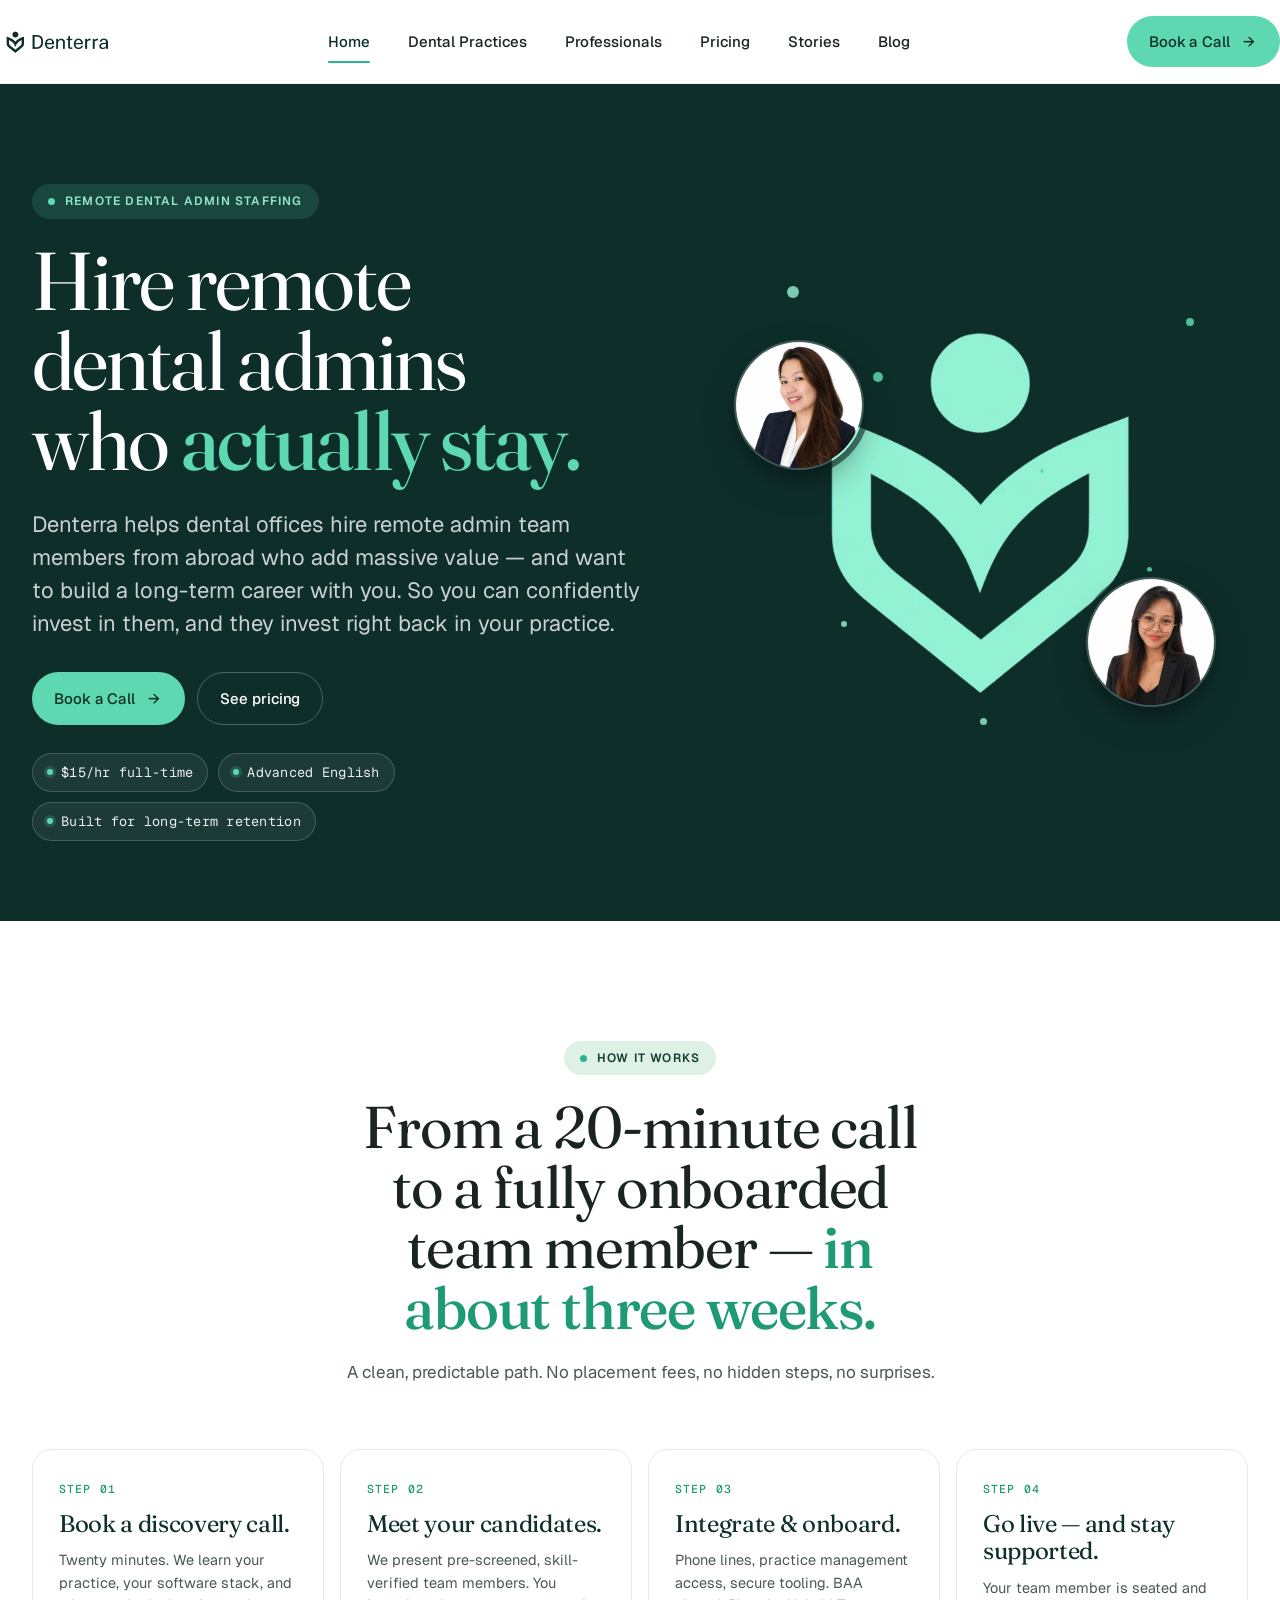
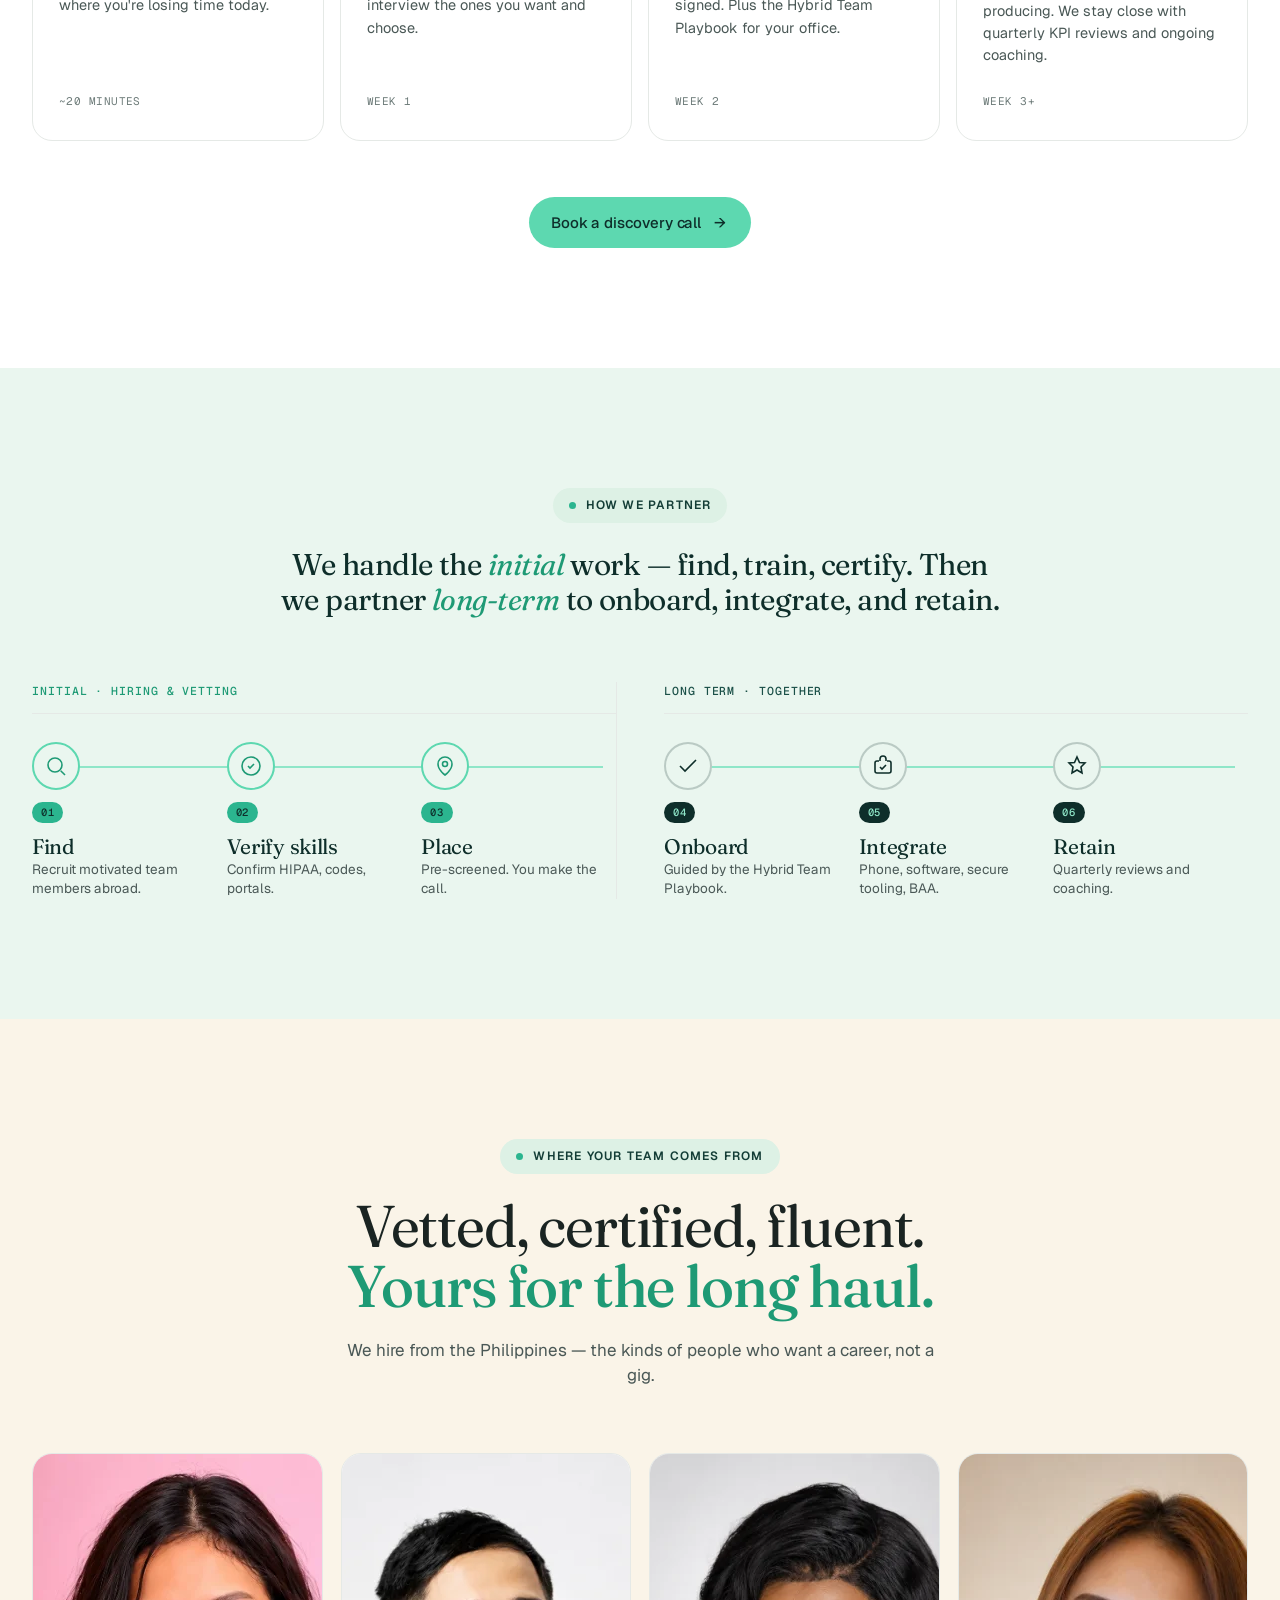
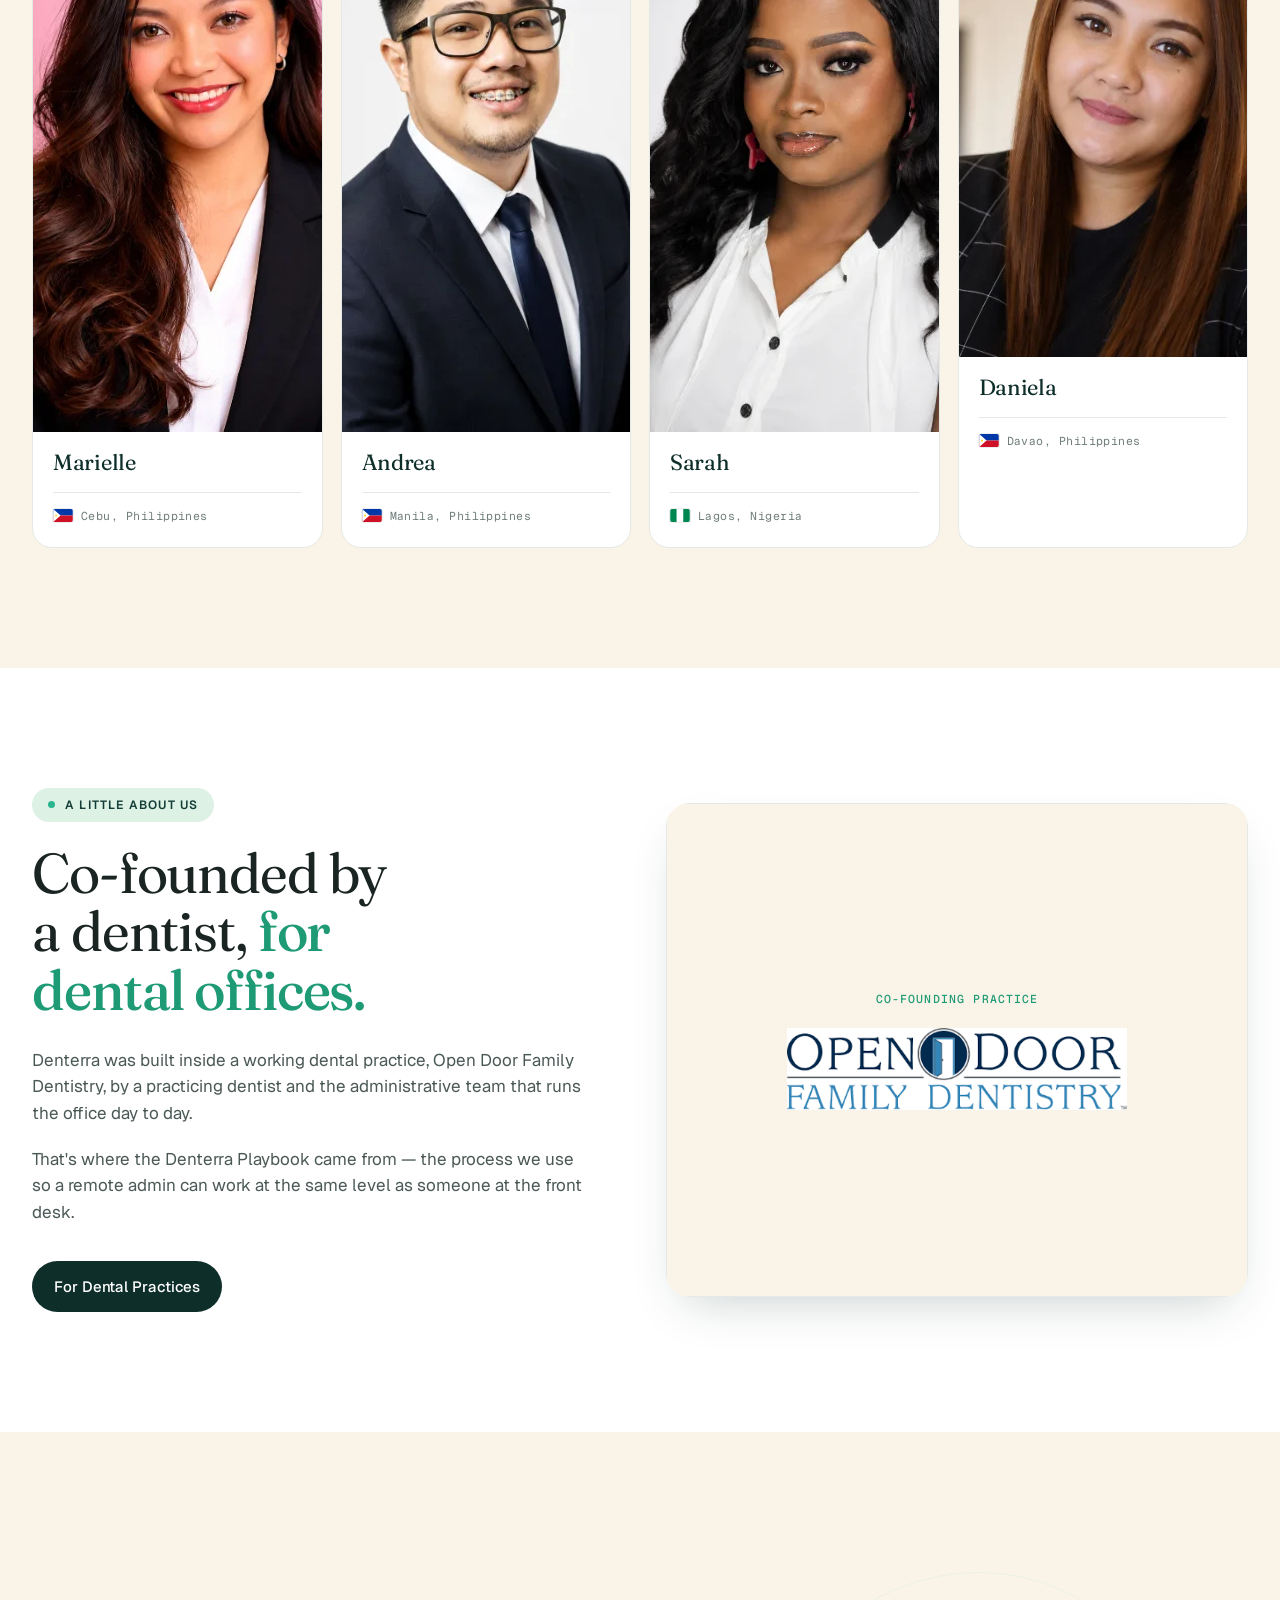
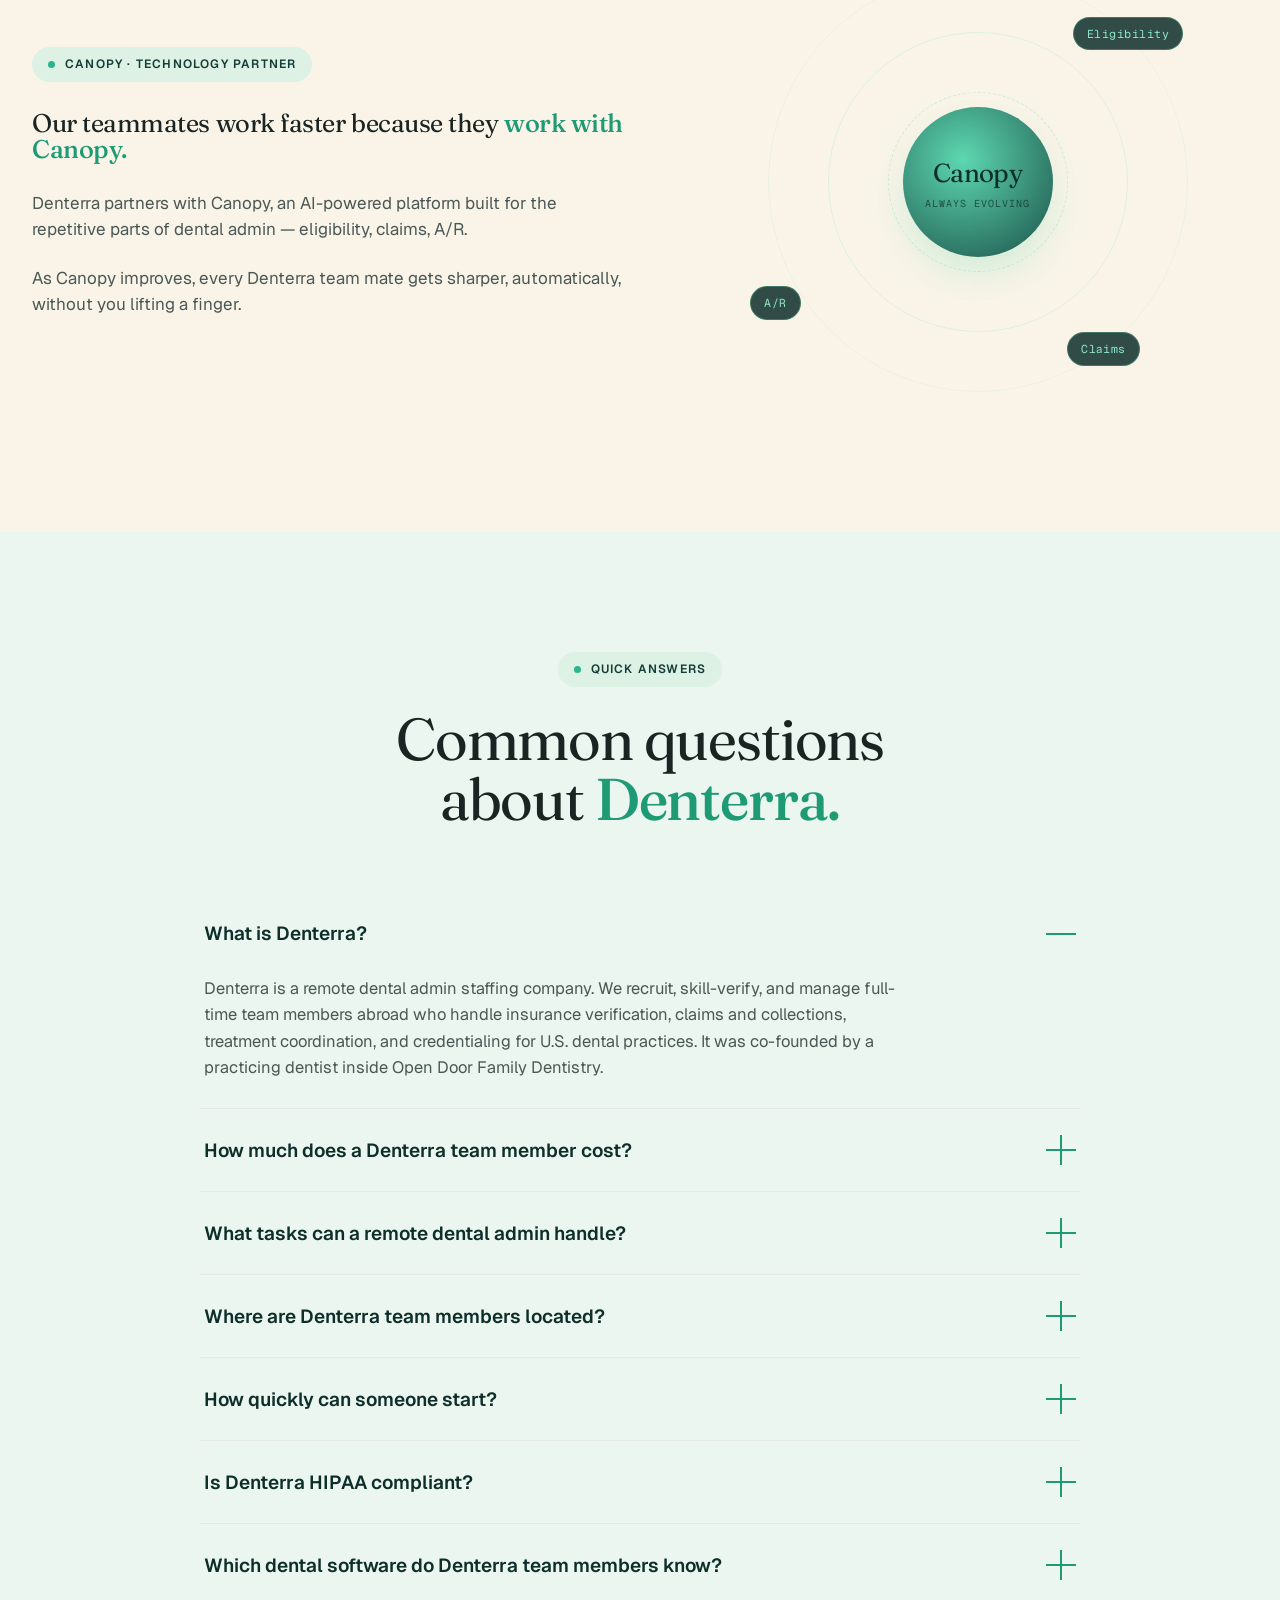
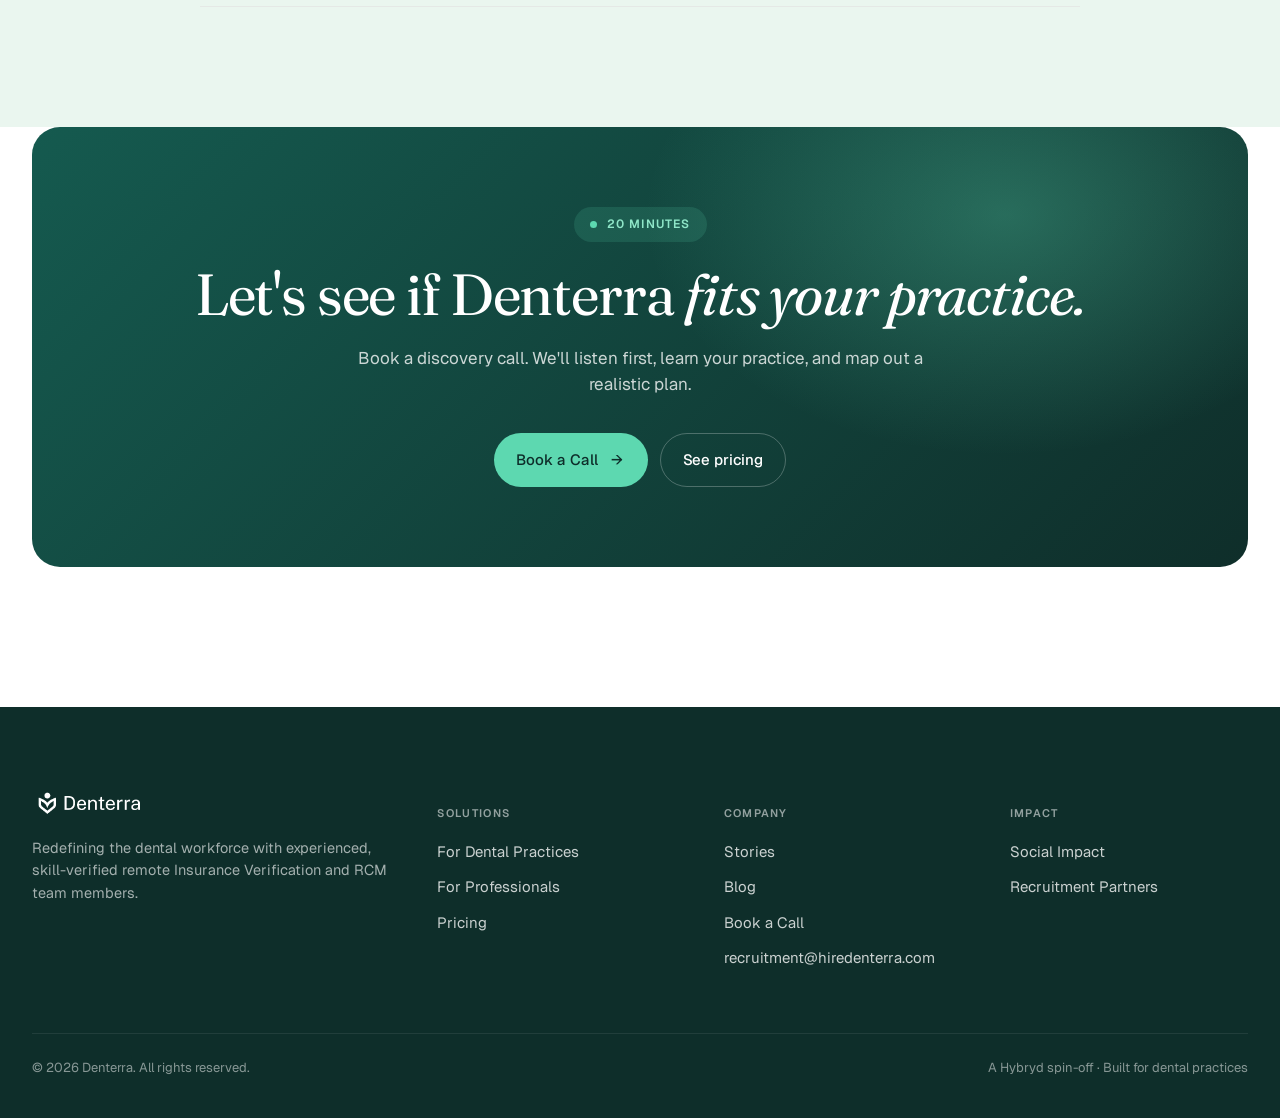
<file: index.html>
<!DOCTYPE html><html lang="en"><head>


<meta charset="utf-8">
<meta name="viewport" content="width=device-width,initial-scale=1">
<title>Denterra | Remote Dental Admin Staffing That Actually Stays</title>
<meta name="description" content="Hire experienced, HIPAA-trained remote dental admin team members for insurance verification, claims, and RCM. Flat $15/hour, full-time, managed, built to stay.">
<link rel="canonical" href="https://www.hiredenterra.com/">
<meta name="robots" content="index, follow, max-image-preview:large, max-snippet:-1">
<meta name="theme-color" content="#0E2E2A">
<meta property="og:type" content="website">
<meta property="og:site_name" content="Denterra">
<meta property="og:locale" content="en_US">
<meta property="og:url" content="https://www.hiredenterra.com/">
<meta property="og:title" content="Denterra | Remote Dental Admin Staffing That Actually Stays">
<meta property="og:description" content="Hire experienced, HIPAA-trained remote dental admin team members for insurance verification, claims, and RCM. Flat $15/hour, full-time, managed, built to stay.">
<meta property="og:image" content="https://www.hiredenterra.com/assets/og-image.png">
<meta property="og:image:width" content="1200">
<meta property="og:image:height" content="630">
<meta property="og:image:alt" content="Denterra: remote dental admin staffing">
<meta name="twitter:card" content="summary_large_image">
<meta name="twitter:title" content="Denterra | Remote Dental Admin Staffing That Actually Stays">
<meta name="twitter:description" content="Hire experienced, HIPAA-trained remote dental admin team members for insurance verification, claims, and RCM. Flat $15/hour, full-time, managed, built to stay.">
<meta name="twitter:image" content="https://www.hiredenterra.com/assets/og-image.png">
<script type="application/ld+json">
{
 "@context": "https://schema.org",
 "@graph": [
  {
   "@type": "Organization",
   "@id": "https://www.hiredenterra.com/#organization",
   "name": "Denterra",
   "url": "https://www.hiredenterra.com/",
   "logo": {
    "@type": "ImageObject",
    "url": "https://www.hiredenterra.com/denterra-teal.png",
    "width": 746,
    "height": 213
   },
   "image": "https://www.hiredenterra.com/assets/og-image.png",
   "email": "recruitment@hiredenterra.com",
   "description": "Denterra is a remote dental admin staffing company. It recruits, verifies, and manages full-time international team members who handle insurance verification, claims and collections, treatment coordination, and credentialing for U.S. dental practices.",
   "areaServed": {
    "@type": "Country",
    "name": "United States"
   },
   "parentOrganization": {
    "@type": "Organization",
    "name": "Hybryd",
    "url": "https://hirehybryd.com"
   },
   "knowsAbout": [
    "Dental insurance verification",
    "Dental revenue cycle management",
    "Dental claims and collections",
    "Dental credentialing",
    "Remote dental staffing",
    "Dentrix",
    "Eaglesoft",
    "Open Dental"
   ]
  },
  {
   "@type": "WebSite",
   "@id": "https://www.hiredenterra.com/#website",
   "url": "https://www.hiredenterra.com/",
   "name": "Denterra",
   "publisher": {
    "@id": "https://www.hiredenterra.com/#organization"
   }
  },
  {
   "@type": "Service",
   "@id": "https://www.hiredenterra.com/#service",
   "name": "Remote dental admin staffing",
   "serviceType": "Remote dental administrative staffing",
   "provider": {
    "@id": "https://www.hiredenterra.com/#organization"
   },
   "areaServed": {
    "@type": "Country",
    "name": "United States"
   },
   "audience": {
    "@type": "Audience",
    "audienceType": "Dental practices"
   },
   "description": "Full-time, managed remote dental admin team members for insurance verification, claims and collections, treatment coordinator support, patient coordination, and credentialing.",
   "offers": {
    "@type": "Offer",
    "url": "https://www.hiredenterra.com/pricing.html",
    "price": "15.00",
    "priceCurrency": "USD",
    "priceSpecification": {
     "@type": "UnitPriceSpecification",
     "price": "15.00",
     "priceCurrency": "USD",
     "unitCode": "HUR",
     "unitText": "hour",
     "description": "Flat all-in hourly rate for a full-time (40 hours/week) team member. No placement or setup fees."
    },
    "availability": "https://schema.org/InStock"
   }
  },
  {
   "@type": "FAQPage",
   "mainEntity": [
    {
     "@type": "Question",
     "name": "What is Denterra?",
     "acceptedAnswer": {
      "@type": "Answer",
      "text": "Denterra is a remote dental admin staffing company. We recruit, skill-verify, and manage full-time team members abroad who handle insurance verification, claims and collections, treatment coordination, and credentialing for U.S. dental practices. It was co-founded by a practicing dentist inside Open Door Family Dentistry."
     }
    },
    {
     "@type": "Question",
     "name": "How much does a Denterra team member cost?",
     "acceptedAnswer": {
      "@type": "Answer",
      "text": "$15 per hour, all-in, for a full-time team member working 40 hours a week. That works out to $600 a week or about $31,200 a year per seat, with no placement fees, setup fees, or long-term contract. See the pricing page for the full cost comparison."
     }
    },
    {
     "@type": "Question",
     "name": "What tasks can a remote dental admin handle?",
     "acceptedAnswer": {
      "@type": "Answer",
      "text": "Insurance verification and eligibility, claims submission and A/R follow-up, appeals, pre-authorizations, treatment plan follow-ups, recall and reactivation calls, appointment confirmations, patient payment plans, and provider credentialing (CAQH and carrier applications)."
     }
    },
    {
     "@type": "Question",
     "name": "Where are Denterra team members located?",
     "acceptedAnswer": {
      "@type": "Answer",
      "text": "Most team members are in the Philippines, with additional recruiting in South America and Africa, including Zimbabwe and Argentina. All have prior dental or medical admin experience and strong English."
     }
    },
    {
     "@type": "Question",
     "name": "How quickly can someone start?",
     "acceptedAnswer": {
      "@type": "Answer",
      "text": "Most practices have a team member seated and trained within 2 to 3 weeks of the discovery call. Urgent seats can be filled in 7 to 10 days."
     }
    },
    {
     "@type": "Question",
     "name": "Is Denterra HIPAA compliant?",
     "acceptedAnswer": {
      "@type": "Answer",
      "text": "Yes. Every team member completes HIPAA training and certification before placement, works on secure workstation tooling with role-based access, and a BAA is signed with every practice before a team member starts."
     }
    },
    {
     "@type": "Question",
     "name": "Which dental software do Denterra team members know?",
     "acceptedAnswer": {
      "@type": "Answer",
      "text": "Every team member is introduced to Dentrix, Eaglesoft, and Open Dental, usually with deeper experience in at least one, and works across the major U.S. dental insurance carrier portals."
     }
    }
   ]
  }
 ]
}
</script>
<link rel="preconnect" href="https://fonts.googleapis.com">
<link rel="preconnect" href="https://fonts.gstatic.com" crossorigin="">
<link href="https://fonts.googleapis.com/css2?family=Fraunces:ital,opsz,wght@0,9..144,400;0,9..144,500;0,9..144,600;1,9..144,400;1,9..144,500&amp;family=Geist:wght@300;400;500;600&amp;family=Geist+Mono:wght@400;500&amp;display=swap" rel="stylesheet">
<link rel="icon" type="image/png" href="favicon.png">
<link rel="apple-touch-icon" href="denterra-icon-teal.png">
<link rel="stylesheet" href="styles.css">
<script>
  // Soft parallax for hero logo
  window.addEventListener('DOMContentLoaded', () => {
    const mark = document.querySelector('.hero-mark-img');
    if (!mark) return;
    let raf = null;
    const update = () => {
      const y = window.scrollY;
      const t = Math.min(y * 0.18, 80);
      mark.style.transform = `translateY(${t}px)`;
      raf = null;
    };
    window.addEventListener('scroll', () => {
      if (raf == null) raf = requestAnimationFrame(update);
    }, { passive: true });
  });
</script>
</head>
<body style="">

<!-- ================ NAV ================ -->
<nav class="nav"><input type="checkbox" id="nav-toggle" class="nav-toggle" aria-hidden="true" hidden="">
  <div class="wrap nav-row">
    <a href="index.html" class="brand">
      <img class="brand-logo" src="denterra-teal.png" alt="Denterra" width="746" height="213">
    </a>
    <div class="nav-links">
      <a href="index.html" class="active">Home</a>
      <a href="dental-practices.html">Dental Practices</a>
      <a href="professionals.html">Professionals</a>
      <a href="pricing.html">Pricing</a>
      <a href="stories.html">Stories</a>
      <a href="blog/">Blog</a><a class="nav-menu-cta" href="https://calendly.com/russell-hiredenterra/30min" target="_blank" rel="noopener">Book a Call <span class="arr">→</span></a>
    </div>
    <a class="btn btn-primary" href="https://calendly.com/russell-hiredenterra/30min" target="_blank" rel="noopener">Book a Call <span class="arr">→</span></a><label for="nav-toggle" class="nav-burger" aria-label="Open menu"><span></span><span></span><span></span></label>
  </div>
</nav>

<!-- ================ HERO ================ -->
<header class="page-hero home-hero" data-screen-label="01 Hero">
  <div class="wrap hero-split">
    <div class="hero-copy">
      <span class="eyebrow on-dark">Remote dental admin staffing</span>
      <h1>Hire remote dental admins who <em>actually stay.</em></h1>
      <p class="lede">Denterra helps dental offices hire remote admin team members from abroad who add massive value — and want to build a long-term career with you. So you can confidently invest in them, and they invest right back in your practice.</p>
      <div class="ctas">
        <a class="btn btn-primary" href="https://calendly.com/russell-hiredenterra/30min" target="_blank" rel="noopener">Book a Call <span class="arr">→</span></a>
        <a href="pricing.html" class="btn btn-outline-on-dark">See pricing</a>
      </div>
      <div class="hero-pills">
        <span class="hero-pill" style=""><span class="dot"></span> $15/hr full-time</span>
        <span class="hero-pill" style=""><span class="dot"></span>Advanced English</span>
        <span class="hero-pill"><span class="dot"></span> Built for long-term retention</span>
      </div>
    </div>

    <div class="hero-side-mark">
      <span class="hero-ring hero-ring-1"></span>
      <span class="hero-ring hero-ring-2"></span>
      <span class="hero-ring hero-ring-3"></span>
      <span class="hero-dot hero-dot-1"></span>
      <span class="hero-dot hero-dot-2"></span>
      <span class="hero-dot hero-dot-3"></span>
      <span class="hero-dot hero-dot-4"></span>
      <span class="hero-dot hero-dot-5"></span>
      <span class="hero-dot hero-dot-6"></span>
      <span class="hero-dot hero-dot-7"></span>
      <span class="hero-dot hero-dot-8"></span>
      <img class="hero-mark-img" src="assets/img/denterra-mark.webp" fetchpriority="high" width="760" height="760" alt="" aria-hidden="true" />
      <img class="hero-orbit hero-orbit-1 baked-slot" src="assets/img/hero-team-member-1.webp" alt="Denterra remote dental admin team member" />
      <img class="hero-orbit hero-orbit-2 baked-slot" src="assets/img/hero-team-member-2.webp" alt="Denterra remote dental admin team member" />
    </div>
  </div>
</header>

<!-- ================ HOW IT WORKS ================ -->
<section id="start" data-screen-label="02 How">
  <div class="wrap">
    <div class="sec-head">
      <span class="eyebrow">How it works</span>
      <h2 class="display">From a 20-minute call to a fully onboarded team member — <em>in about three weeks.</em></h2>
      <p class="lede">A clean, predictable path. No placement fees, no hidden steps, no surprises.</p>
    </div>

    <div class="start-grid">
      <article class="start-card">
        <span class="n">Step 01</span>
        <h3>Book a discovery call.</h3>
        <p>Twenty minutes. We learn your practice, your software stack, and where you're losing time today.</p>
        <span class="meta">~20 minutes</span>
      </article>
      <article class="start-card">
        <span class="n">Step 02</span>
        <h3>Meet your candidates.</h3>
        <p>We present pre-screened, skill-verified team members. You interview the ones you want and choose.</p>
        <span class="meta">Week 1</span>
      </article>
      <article class="start-card">
        <span class="n">Step 03</span>
        <h3>Integrate &amp; onboard.</h3>
        <p>Phone lines, practice management access, secure tooling. BAA signed. Plus the Hybrid Team Playbook for your office.</p>
        <span class="meta">Week 2</span>
      </article>
      <article class="start-card">
        <span class="n">Step 04</span>
        <h3>Go live — and stay supported.</h3>
        <p>Your team member is seated and producing. We stay close with quarterly KPI reviews and ongoing coaching.</p>
        <span class="meta">Week 3+</span>
      </article>
    </div>

    <div style="text-align:center; margin-top: 56px">
      <a class="btn btn-primary" href="https://calendly.com/russell-hiredenterra/30min" target="_blank" rel="noopener">Book a discovery call <span class="arr">→</span></a>
    </div>
  </div>
</section>

<!-- ================ HOW WE PARTNER ================ -->
<section class="bg-mint" data-screen-label="03 Partnership">
  <div class="wrap">
    <div class="sec-head partnership-head">
      <span class="eyebrow">How we partner</span>
      <p class="lede partnership-lede" style="font-size: 30px">We handle the <em>initial</em> work — find, train, certify. Then we partner <em>long-term</em> to onboard, integrate, and retain.</p>
    </div>

    <div class="roadmap">
      <div class="roadmap-phase initial">
        <span class="roadmap-phase-lbl">Initial · Hiring &amp; vetting</span>
        <div class="roadmap-steps">
          <div class="roadmap-step">
            <span class="rs-num">01</span>
            <span class="rs-icon"><svg viewBox="0 0 24 24" fill="none" stroke="currentColor" stroke-width="1.6"><circle cx="11" cy="11" r="7"/><path d="M21 21l-4.3-4.3"/></svg></span>
            <span class="rs-name">Find</span>
            <span class="rs-desc">Recruit motivated team members abroad.</span>
          </div>
          <div class="roadmap-step">
            <span class="rs-num">02</span>
            <span class="rs-icon"><svg viewBox="0 0 24 24" fill="none" stroke="currentColor" stroke-width="1.6"><path d="M9 12l2 2 4-4"/><circle cx="12" cy="12" r="9"/></svg></span>
            <span class="rs-name">Verify skills</span>
            <span class="rs-desc">Confirm HIPAA, codes, portals.</span>
          </div>
          <div class="roadmap-step">
            <span class="rs-num">03</span>
            <span class="rs-icon"><svg viewBox="0 0 24 24" fill="none" stroke="currentColor" stroke-width="1.6"><path d="M12 21s-7-5.2-7-11a7 7 0 0114 0c0 5.8-7 11-7 11z"/><circle cx="12" cy="10" r="2.5"/></svg></span>
            <span class="rs-name">Place</span>
            <span class="rs-desc">Pre-screened. You make the call.</span>
          </div>
        </div>
      </div>
      <div class="roadmap-phase longterm">
        <span class="roadmap-phase-lbl">Long term · Together</span>
        <div class="roadmap-steps">
          <div class="roadmap-step">
            <span class="rs-num">04</span>
            <span class="rs-icon"><svg viewBox="0 0 24 24" fill="none" stroke="currentColor" stroke-width="1.6"><path d="M4 12l5 5L20 6"/></svg></span>
            <span class="rs-name">Onboard</span>
            <span class="rs-desc">Guided by the Hybrid Team Playbook.</span>
          </div>
          <div class="roadmap-step">
            <span class="rs-num">05</span>
            <span class="rs-icon"><svg viewBox="0 0 24 24" fill="none" stroke="currentColor" stroke-width="1.6"><path d="M8 7H6a2 2 0 00-2 2v8a2 2 0 002 2h12a2 2 0 002-2V9a2 2 0 00-2-2h-2"/><path d="M9 7V5a3 3 0 016 0v2"/><path d="M9 13l2 2 4-4"/></svg></span>
            <span class="rs-name">Integrate</span>
            <span class="rs-desc">Phone, software, secure tooling, BAA.</span>
          </div>
          <div class="roadmap-step">
            <span class="rs-num">06</span>
            <span class="rs-icon"><svg viewBox="0 0 24 24" fill="none" stroke="currentColor" stroke-width="1.6"><path d="M12 3l2.5 5.5L20 9l-4 4 1 6-5-3-5 3 1-6-4-4 5.5-.5L12 3z"/></svg></span>
            <span class="rs-name">Retain</span>
            <span class="rs-desc">Quarterly reviews and coaching.</span>
          </div>
        </div>
      </div>
    </div>
  </div>
</section>

<!-- ================ MEET THE TEAM ================ -->
<section class="bg-cream" data-screen-label="04 Team">
  <div class="wrap">
    <div class="sec-head">
      <span class="eyebrow">Where your team comes from</span>
      <h2 class="display">Vetted, certified, fluent. <em>Yours for the long haul.</em></h2>
      <p class="lede">We hire from the Philippines — the kinds of people who want a career, not a gig.</p>
    </div>

    <div class="team-grid">
      <article class="team-card">
        <img class=" baked-slot" src="assets/img/team-marielle-cebu.webp" loading="lazy" width="525" height="578" alt="Marielle, Denterra remote dental admin team member in Cebu, Philippines" />
        <div class="team-meta">
          <div class="team-name">Marielle</div>
          <div class="team-loc">
            <svg class="flag-mini" viewBox="0 0 24 16" aria-hidden="true">
              <rect width="24" height="8" fill="#0038A8"></rect>
              <rect y="8" width="24" height="8" fill="#CE1126"></rect>
              <polygon points="0,0 9,8 0,16" fill="white"></polygon>
              <circle cx="3.5" cy="8" r="1.2" fill="#FCD116"></circle>
            </svg>
            Cebu, Philippines
          </div>
        </div>
      </article>

      <article class="team-card">
        <img class=" baked-slot" src="assets/img/team-andrea-manila.webp" loading="lazy" width="463" height="578" alt="Andrea, Denterra remote dental admin team member in Manila, Philippines" />
        <div class="team-meta">
          <div class="team-name">Andrea</div>
          <div class="team-loc">
            <svg class="flag-mini" viewBox="0 0 24 16" aria-hidden="true">
              <rect width="24" height="8" fill="#0038A8"></rect>
              <rect y="8" width="24" height="8" fill="#CE1126"></rect>
              <polygon points="0,0 9,8 0,16" fill="white"></polygon>
              <circle cx="3.5" cy="8" r="1.2" fill="#FCD116"></circle>
            </svg>
            Manila, Philippines
          </div>
        </div>
      </article>

      <article class="team-card">
        <img class=" baked-slot" src="assets/img/team-sarah-lagos.webp" loading="lazy" width="437" height="578" alt="Sarah, Denterra remote dental admin team member in Lagos, Nigeria" />
        <div class="team-meta">
          <div class="team-name">Sarah</div>
          <div class="team-loc">
            <svg class="flag-mini" viewBox="0 0 24 16" aria-hidden="true">
              <rect width="8" height="16" fill="#008751"></rect>
              <rect x="8" width="8" height="16" fill="white"></rect>
              <rect x="16" width="8" height="16" fill="#008751"></rect>
            </svg>
            Lagos, Nigeria
          </div>
        </div>
      </article>

      <article class="team-card">
        <img class=" baked-slot" src="assets/img/team-daniela-davao.webp" loading="lazy" width="578" height="503" alt="Daniela, Denterra remote dental admin team member in Davao, Philippines" />
        <div class="team-meta">
          <div class="team-name">Daniela</div>
          <div class="team-loc">
            <svg class="flag-mini" viewBox="0 0 24 16" aria-hidden="true">
              <rect width="24" height="8" fill="#0038A8"></rect>
              <rect y="8" width="24" height="8" fill="#CE1126"></rect>
              <polygon points="0,0 9,8 0,16" fill="white"></polygon>
              <circle cx="3.5" cy="8" r="1.2" fill="#FCD116"></circle>
            </svg>
            Davao, Philippines
          </div>
        </div>
      </article>
    </div>
  </div>
</section>

<!-- ================ A LITTLE ABOUT US ================ -->
<section id="about" data-screen-label="05 About">
  <div class="wrap about-grid">
    <div>
      <span class="eyebrow">A little about us</span>
      <h2 class="display">Co-founded by a dentist, <em>for dental offices.</em></h2>
      <div class="about-body">
        <p>Denterra was built inside a working dental practice, Open Door Family Dentistry, by a practicing dentist and the administrative team that runs the office day to day.</p>
        <p>That's where the Denterra Playbook came from — the process we use so a remote admin can work at the same level as someone at the front desk.</p>
      </div>
      <div class="about-ctas">
        <a href="dental-practices.html" class="btn btn-dark">For Dental Practices</a>
        
      </div>
    </div>
    <div class="about-photo">
      <div class="about-partner-card">
        <span class="about-partner-label">Co-founding practice</span>
        <img src="open-door-logo.png" loading="lazy" width="456" height="110" alt="Open Door Family Dentistry" class="about-partner-logo"/>
      </div>
    </div>
  </div>
</section>

<!-- ================ CANOPY ================ -->
<section class="bg-cream canopy-section" data-screen-label="06 Canopy">
  <div class="wrap canopy-grid">
    <div>
      <span class="eyebrow">Canopy · Technology partner</span>
      <h2 class="display">Our teammates work faster because they <em>work with Canopy.</em></h2>
      <div class="about-body">
        <p>Denterra partners with Canopy, an AI-powered platform built for the repetitive parts of dental admin — eligibility, claims, A/R.</p>
        <p>As Canopy improves, every Denterra team mate gets sharper, automatically, without you lifting a finger.</p>
      </div>
    </div>
    <div>
      <div class="canopy-orbit" aria-hidden="true">
        <span class="co-ring co-ring-1"></span>
        <span class="co-ring co-ring-2"></span>
        <span class="co-ring co-ring-3"></span>
        <div class="co-core">
          <span class="co-label">Canopy</span>
          <span class="co-sub">always evolving</span>
        </div>
        <span class="co-node co-node-1">Eligibility</span>
        <span class="co-node co-node-2">A/R</span>
        <span class="co-node co-node-3">Claims</span>
      </div>
    </div>
  </div>
</section>

<!-- ================ FAQ ================ -->
<section id="faq" class="bg-mint" data-screen-label="FAQ">
  <div class="wrap">
    <div class="sec-head">
      <span class="eyebrow">Quick answers</span>
      <h2 class="display">Common questions about <em>Denterra.</em></h2>
    </div>
    <div class="faq-wrap">
      <details class="faq-item" open><summary class="faq-q"><span>What is Denterra?</span><span class="faq-q-icon"></span></summary><div class="faq-a">Denterra is a remote dental admin staffing company. We recruit, skill-verify, and manage full-time team members abroad who handle insurance verification, claims and collections, treatment coordination, and credentialing for U.S. dental practices. It was co-founded by a practicing dentist inside Open Door Family Dentistry.</div></details>
      <details class="faq-item"><summary class="faq-q"><span>How much does a Denterra team member cost?</span><span class="faq-q-icon"></span></summary><div class="faq-a">$15 per hour, all-in, for a full-time team member working 40 hours a week. That works out to $600 a week or about $31,200 a year per seat, with no placement fees, setup fees, or long-term contract. See the <a href="pricing.html">pricing page</a> for the full cost comparison.</div></details>
      <details class="faq-item"><summary class="faq-q"><span>What tasks can a remote dental admin handle?</span><span class="faq-q-icon"></span></summary><div class="faq-a">Insurance verification and eligibility, claims submission and A/R follow-up, appeals, pre-authorizations, treatment plan follow-ups, recall and reactivation calls, appointment confirmations, patient payment plans, and provider credentialing (CAQH and carrier applications).</div></details>
      <details class="faq-item"><summary class="faq-q"><span>Where are Denterra team members located?</span><span class="faq-q-icon"></span></summary><div class="faq-a">Most team members are in the Philippines, with additional recruiting in South America and Africa, including Zimbabwe and Argentina. All have prior dental or medical admin experience and strong English.</div></details>
      <details class="faq-item"><summary class="faq-q"><span>How quickly can someone start?</span><span class="faq-q-icon"></span></summary><div class="faq-a">Most practices have a team member seated and trained within 2 to 3 weeks of the discovery call. Urgent seats can be filled in 7 to 10 days.</div></details>
      <details class="faq-item"><summary class="faq-q"><span>Is Denterra HIPAA compliant?</span><span class="faq-q-icon"></span></summary><div class="faq-a">Yes. Every team member completes HIPAA training and certification before placement, works on secure workstation tooling with role-based access, and a BAA is signed with every practice before a team member starts.</div></details>
      <details class="faq-item"><summary class="faq-q"><span>Which dental software do Denterra team members know?</span><span class="faq-q-icon"></span></summary><div class="faq-a">Every team member is introduced to Dentrix, Eaglesoft, and Open Dental, usually with deeper experience in at least one, and works across the major U.S. dental insurance carrier portals.</div></details>
    </div>
  </div>
</section>

<!-- ================ CTA ================ -->
<div class="cta-banner-wrap" id="cta">
  <div class="wrap">
    <div class="cta-banner">
      <span class="eyebrow on-dark">20 minutes</span>
      <h2>Let's see if Denterra <em>fits your practice.</em></h2>
      <p class="lede on-dark">Book a discovery call. We'll listen first, learn your practice, and map out a realistic plan.</p>
      <div class="ctas">
        <a class="btn btn-primary" href="https://calendly.com/russell-hiredenterra/30min" target="_blank" rel="noopener">Book a Call <span class="arr">→</span></a>
        <a href="pricing.html" class="btn btn-outline-on-dark">See pricing</a>
      </div>
    </div>
  </div>
</div>

<!-- ================ FOOTER ================ -->
<footer>
  <div class="wrap">
    <div class="foot-grid">
      <div class="foot-brand">
        <a href="index.html" class="brand"><img class="brand-logo" src="denterra-white.png" alt="Denterra" width="746" height="213"></a>
        <p class="foot-blurb">Redefining the dental workforce with experienced, skill-verified remote Insurance Verification and RCM team members.</p>
      </div>
      <div class="foot-col"><h5>Solutions</h5><ul><li><a href="dental-practices.html">For Dental Practices</a></li><li><a href="professionals.html">For Professionals</a></li><li><a href="pricing.html">Pricing</a></li></ul></div>
      <div class="foot-col"><h5>Company</h5><ul><li><a href="stories.html">Stories</a></li><li><a href="blog/">Blog</a></li><li><a  href="https://calendly.com/russell-hiredenterra/30min" target="_blank" rel="noopener">Book a Call</a></li><li><a href="mailto:recruitment@hiredenterra.com">recruitment@hiredenterra.com</a></li></ul></div>
      <div class="foot-col"><h5>Impact</h5><ul><li><a href="stories.html#impact">Social Impact</a></li><li><a href="stories.html#impact">Recruitment Partners</a></li></ul></div>
    </div>
    <div class="foot-bottom"><span>© 2026 Denterra. All rights reserved.</span><span>A <a href="https://hirehybryd.com" rel="noopener">Hybryd</a> spin-off · Built for dental practices</span></div>
  </div>
</footer>



</body></html>
</file>
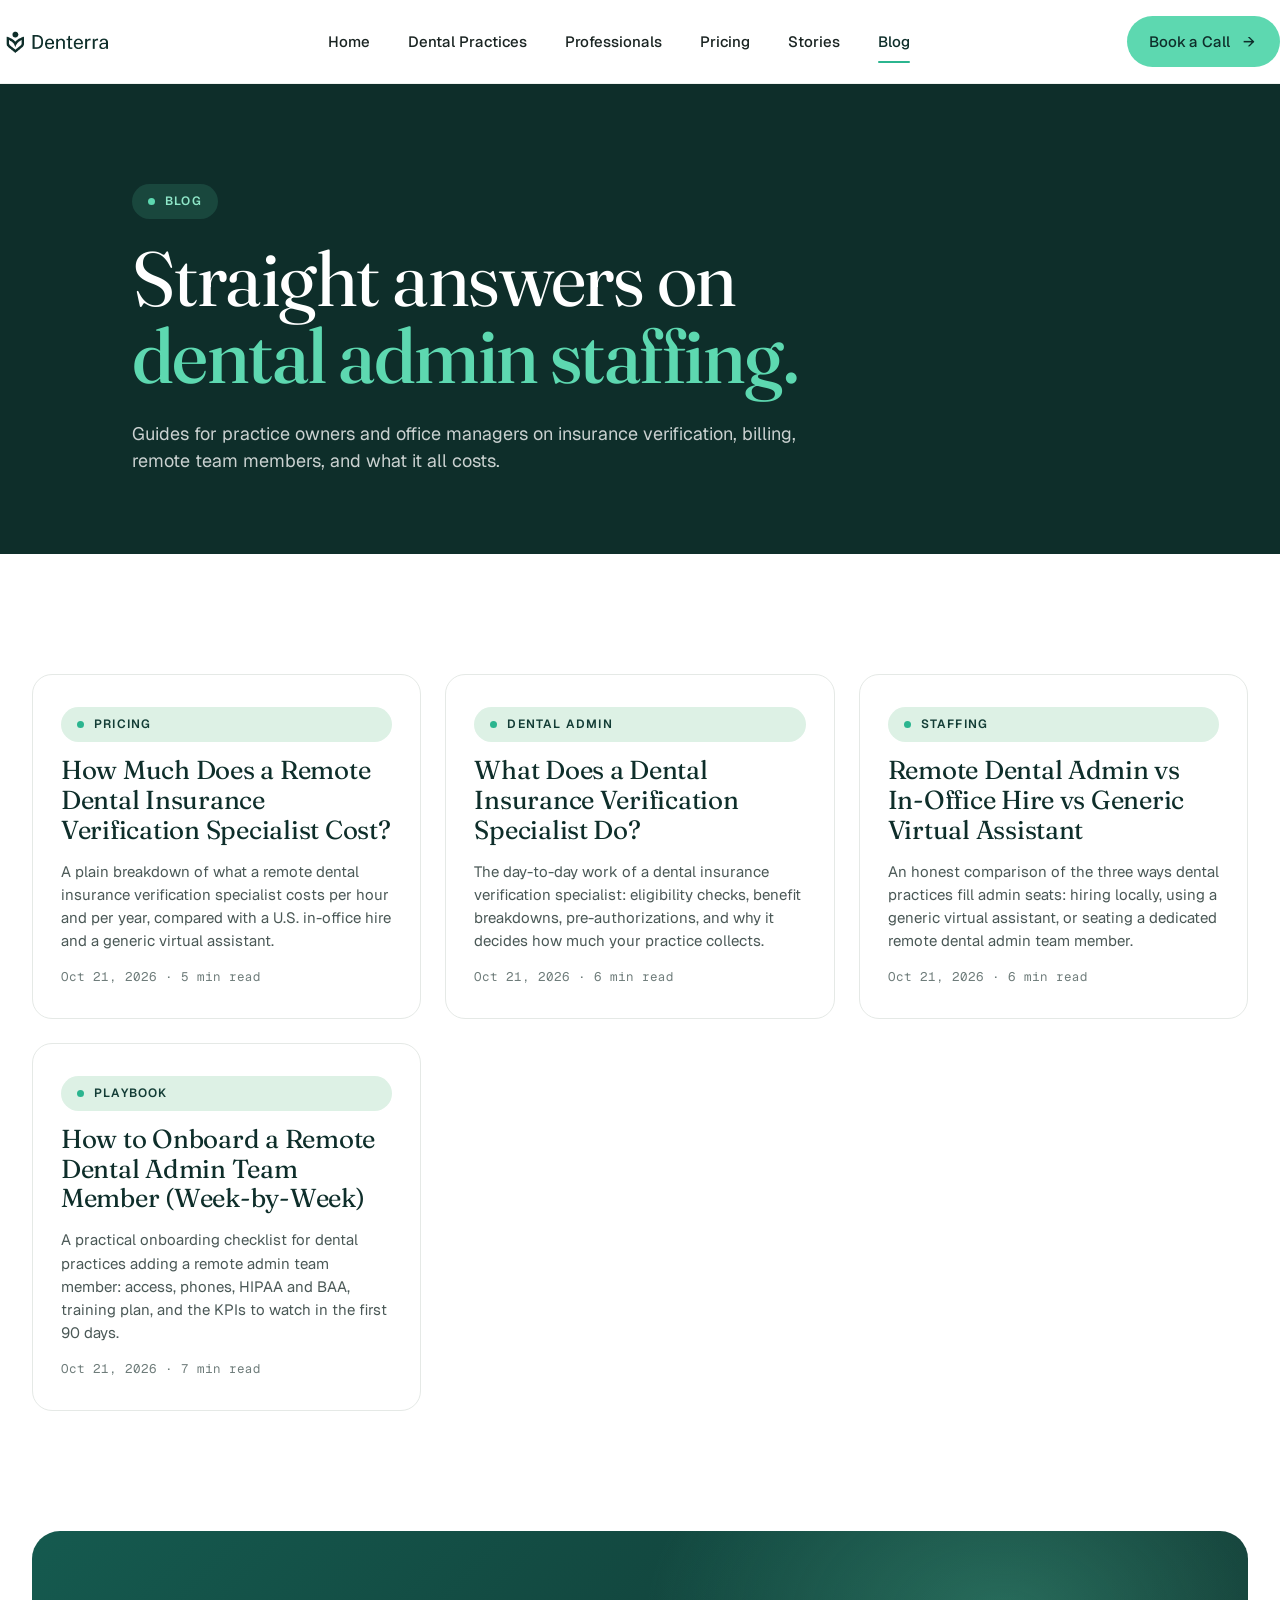
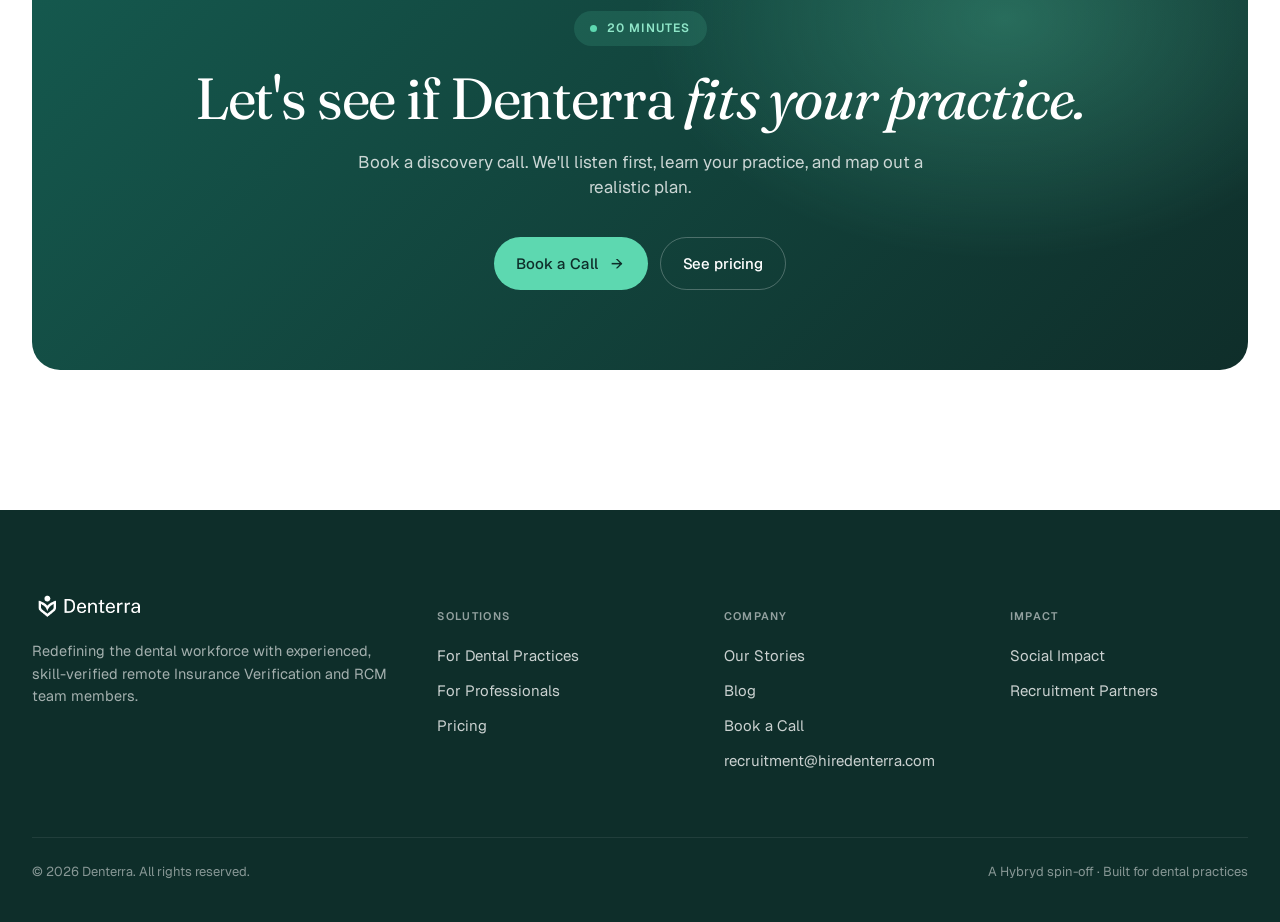
<file: blog/index.html>
<!doctype html>
<html lang="en">
<head>
<meta charset="utf-8">
<meta name="viewport" content="width=device-width,initial-scale=1">
<title>Blog: Remote Dental Admin Staffing Guides | Denterra</title>
<meta name="description" content="Practical guides on remote dental admin staffing, insurance verification, billing, pricing, and onboarding, written for dental practice owners and office managers.">
<link rel="canonical" href="https://www.hiredenterra.com/blog/">
<meta name="robots" content="index, follow, max-image-preview:large, max-snippet:-1">
<meta name="theme-color" content="#0E2E2A">
<meta property="og:type" content="article">
<meta property="og:site_name" content="Denterra">
<meta property="og:locale" content="en_US">
<meta property="og:url" content="https://www.hiredenterra.com/blog/">
<meta property="og:title" content="Blog: Remote Dental Admin Staffing Guides | Denterra">
<meta property="og:description" content="Practical guides on remote dental admin staffing, insurance verification, billing, pricing, and onboarding, written for dental practice owners and office managers.">
<meta property="og:image" content="https://www.hiredenterra.com/assets/og-image.png">
<meta property="og:image:width" content="1200">
<meta property="og:image:height" content="630">
<meta name="twitter:card" content="summary_large_image">
<meta name="twitter:title" content="Blog: Remote Dental Admin Staffing Guides | Denterra">
<meta name="twitter:description" content="Practical guides on remote dental admin staffing, insurance verification, billing, pricing, and onboarding, written for dental practice owners and office managers.">
<meta name="twitter:image" content="https://www.hiredenterra.com/assets/og-image.png">
<link rel="preconnect" href="https://fonts.googleapis.com">
<link rel="preconnect" href="https://fonts.gstatic.com" crossorigin>
<link href="https://fonts.googleapis.com/css2?family=Fraunces:ital,opsz,wght@0,9..144,400;0,9..144,500;0,9..144,600;1,9..144,400;1,9..144,500&family=Geist:wght@300;400;500;600&family=Geist+Mono:wght@400;500&display=swap" rel="stylesheet">
<link rel="icon" type="image/png" href="/favicon.png">
<link rel="apple-touch-icon" href="/denterra-icon-teal.png">
<link rel="stylesheet" href="/styles.css">
<script type="application/ld+json">
{
 "@context": "https://schema.org",
 "@graph": [
  {
   "@type": "Blog",
   "@id": "https://www.hiredenterra.com/blog/#blog",
   "name": "Denterra Blog",
   "url": "https://www.hiredenterra.com/blog/",
   "publisher": {
    "@id": "https://www.hiredenterra.com/#organization"
   },
   "description": "Practical guides on remote dental admin staffing, insurance verification, billing, and onboarding for dental practices.",
   "blogPost": [
    {
     "@id": "https://www.hiredenterra.com/blog/how-much-does-a-remote-dental-insurance-verification-specialist-cost.html#article"
    },
    {
     "@id": "https://www.hiredenterra.com/blog/what-does-a-dental-insurance-verification-specialist-do.html#article"
    },
    {
     "@id": "https://www.hiredenterra.com/blog/remote-dental-admin-vs-in-office-hire-vs-virtual-assistant.html#article"
    },
    {
     "@id": "https://www.hiredenterra.com/blog/how-to-onboard-a-remote-dental-admin-team-member.html#article"
    }
   ]
  },
  {
   "@type": "Organization",
   "@id": "https://www.hiredenterra.com/#organization",
   "name": "Denterra",
   "url": "https://www.hiredenterra.com/",
   "logo": "https://www.hiredenterra.com/denterra-teal.png"
  },
  {
   "@type": "BreadcrumbList",
   "itemListElement": [
    {
     "@type": "ListItem",
     "position": 1,
     "name": "Home",
     "item": "https://www.hiredenterra.com/"
    },
    {
     "@type": "ListItem",
     "position": 2,
     "name": "Blog",
     "item": "https://www.hiredenterra.com/blog/"
    }
   ]
  }
 ]
}
</script>
</head>
<body>
<nav class="nav"><input type="checkbox" id="nav-toggle" class="nav-toggle" aria-hidden="true" hidden="">
  <div class="wrap nav-row">
    <a href="/" class="brand"><img class="brand-logo" src="/denterra-teal.png" alt="Denterra" width="746" height="213"></a>
    <div class="nav-links">
      <a href="/">Home</a>
      <a href="/dental-practices.html">Dental Practices</a>
      <a href="/professionals.html">Professionals</a>
      <a href="/pricing.html">Pricing</a>
      <a href="/stories.html">Stories</a>
      <a href="/blog/" class="active">Blog</a><a class="nav-menu-cta" href="https://calendly.com/russell-hiredenterra/30min" target="_blank" rel="noopener">Book a Call <span class="arr">→</span></a>
    </div>
    <a class="btn btn-primary" href="https://calendly.com/russell-hiredenterra/30min" target="_blank" rel="noopener">Book a Call <span class="arr">→</span></a><label for="nav-toggle" class="nav-burger" aria-label="Open menu"><span></span><span></span><span></span></label>
  </div>
</nav>
<header class="page-hero">
  <div class="wrap">
    <span class="eyebrow on-dark">Blog</span>
    <h1>Straight answers on <em>dental admin staffing.</em></h1>
    <p class="lede">Guides for practice owners and office managers on insurance verification, billing, remote team members, and what it all costs.</p>
  </div>
</header>

<section>
  <div class="wrap">
    <div class="post-grid">
      <article class="post-card">
        <span class="eyebrow">Pricing</span>
        <h2><a href="/blog/how-much-does-a-remote-dental-insurance-verification-specialist-cost.html">How Much Does a Remote Dental Insurance Verification Specialist Cost?</a></h2>
        <p>A plain breakdown of what a remote dental insurance verification specialist costs per hour and per year, compared with a U.S. in-office hire and a generic virtual assistant.</p>
        <span class="post-card-meta"><time datetime="2026-10-21">Oct 21, 2026</time> · 5 min read</span>
      </article>
      <article class="post-card">
        <span class="eyebrow">Dental admin</span>
        <h2><a href="/blog/what-does-a-dental-insurance-verification-specialist-do.html">What Does a Dental Insurance Verification Specialist Do?</a></h2>
        <p>The day-to-day work of a dental insurance verification specialist: eligibility checks, benefit breakdowns, pre-authorizations, and why it decides how much your practice collects.</p>
        <span class="post-card-meta"><time datetime="2026-10-21">Oct 21, 2026</time> · 6 min read</span>
      </article>
      <article class="post-card">
        <span class="eyebrow">Staffing</span>
        <h2><a href="/blog/remote-dental-admin-vs-in-office-hire-vs-virtual-assistant.html">Remote Dental Admin vs In-Office Hire vs Generic Virtual Assistant</a></h2>
        <p>An honest comparison of the three ways dental practices fill admin seats: hiring locally, using a generic virtual assistant, or seating a dedicated remote dental admin team member.</p>
        <span class="post-card-meta"><time datetime="2026-10-21">Oct 21, 2026</time> · 6 min read</span>
      </article>
      <article class="post-card">
        <span class="eyebrow">Playbook</span>
        <h2><a href="/blog/how-to-onboard-a-remote-dental-admin-team-member.html">How to Onboard a Remote Dental Admin Team Member (Week-by-Week)</a></h2>
        <p>A practical onboarding checklist for dental practices adding a remote admin team member: access, phones, HIPAA and BAA, training plan, and the KPIs to watch in the first 90 days.</p>
        <span class="post-card-meta"><time datetime="2026-10-21">Oct 21, 2026</time> · 7 min read</span>
      </article>
    </div>
  </div>
</section>

<div class="cta-banner-wrap" id="cta">
  <div class="wrap">
    <div class="cta-banner">
      <span class="eyebrow on-dark">20 minutes</span>
      <h2>Let's see if Denterra <em>fits your practice.</em></h2>
      <p class="lede on-dark">Book a discovery call. We'll listen first, learn your practice, and map out a realistic plan.</p>
      <div class="ctas">
        <a class="btn btn-primary" href="https://calendly.com/russell-hiredenterra/30min" target="_blank" rel="noopener">Book a Call <span class="arr">→</span></a>
        <a href="/pricing.html" class="btn btn-outline-on-dark">See pricing</a>
      </div>
    </div>
  </div>
</div>

<footer>
  <div class="wrap">
    <div class="foot-grid">
      <div class="foot-brand">
        <a href="/" class="brand"><img class="brand-logo" src="/denterra-white.png" alt="Denterra" width="746" height="213"></a>
        <p class="foot-blurb">Redefining the dental workforce with experienced, skill-verified remote Insurance Verification and RCM team members.</p>
      </div>
      <div class="foot-col"><h5>Solutions</h5><ul><li><a href="/dental-practices.html">For Dental Practices</a></li><li><a href="/professionals.html">For Professionals</a></li><li><a href="/pricing.html">Pricing</a></li></ul></div>
      <div class="foot-col"><h5>Company</h5><ul><li><a href="/stories.html">Our Stories</a></li><li><a href="/blog/">Blog</a></li><li><a href="https://calendly.com/russell-hiredenterra/30min" target="_blank" rel="noopener">Book a Call</a></li><li><a href="mailto:recruitment@hiredenterra.com">recruitment@hiredenterra.com</a></li></ul></div>
      <div class="foot-col"><h5>Impact</h5><ul><li><a href="/stories.html#impact">Social Impact</a></li><li><a href="/stories.html#impact">Recruitment Partners</a></li></ul></div>
    </div>
    <div class="foot-bottom"><span>© 2026 Denterra. All rights reserved.</span><span>A <a href="https://hirehybryd.com" rel="noopener">Hybryd</a> spin-off · Built for dental practices</span></div>
  </div>
</footer>
</body>
</html>
</file>
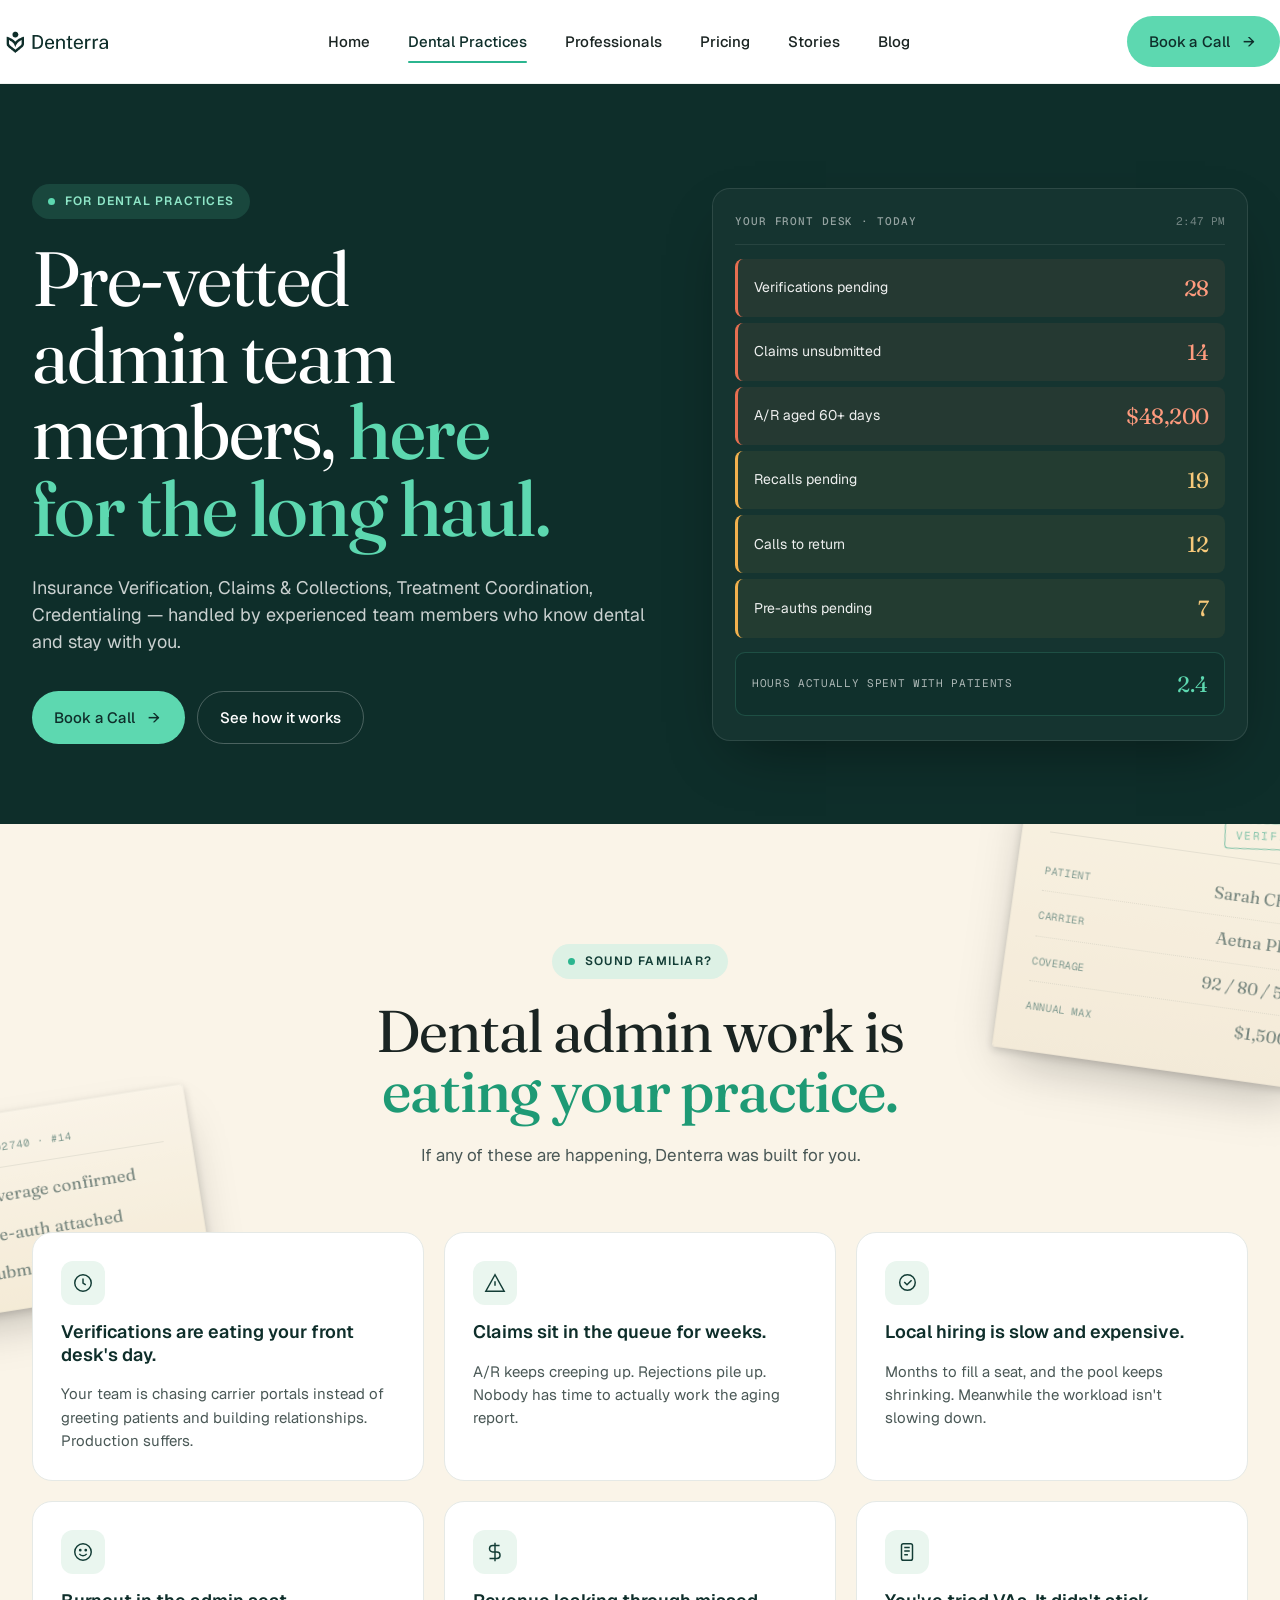
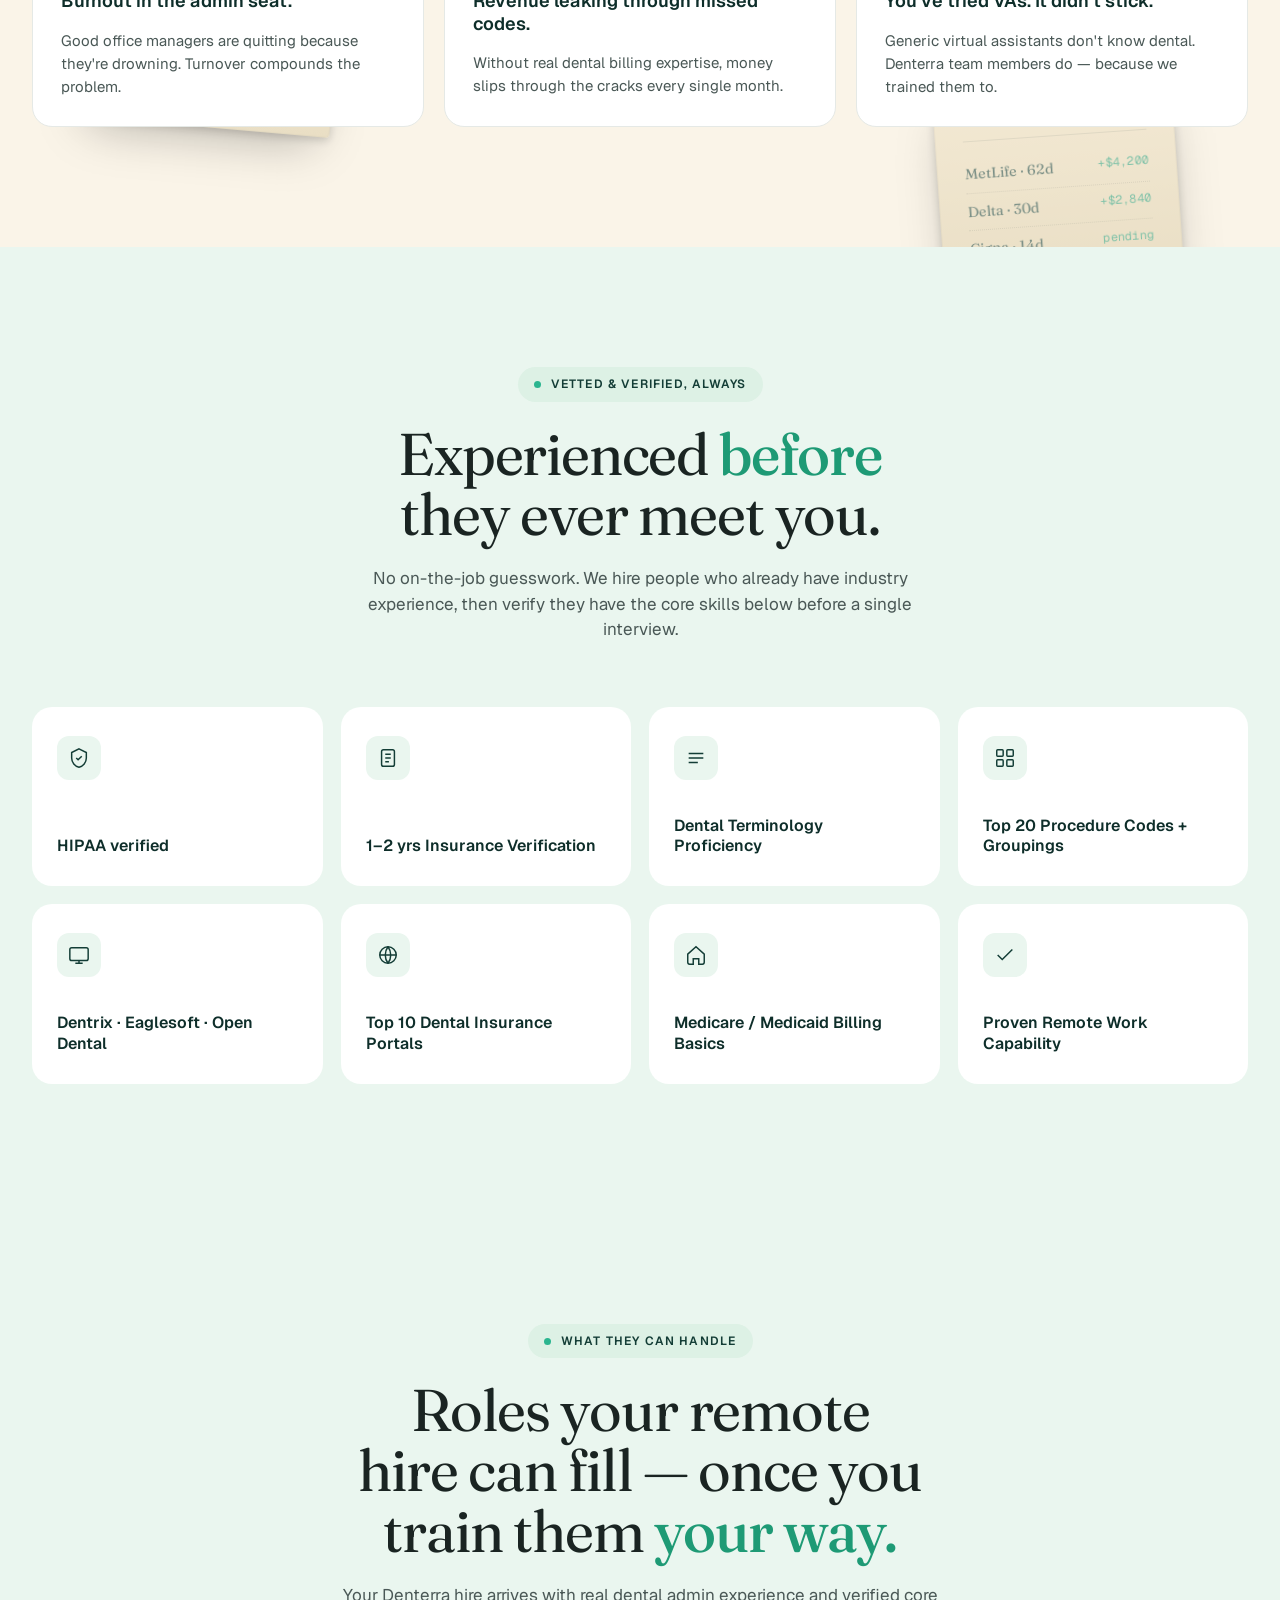
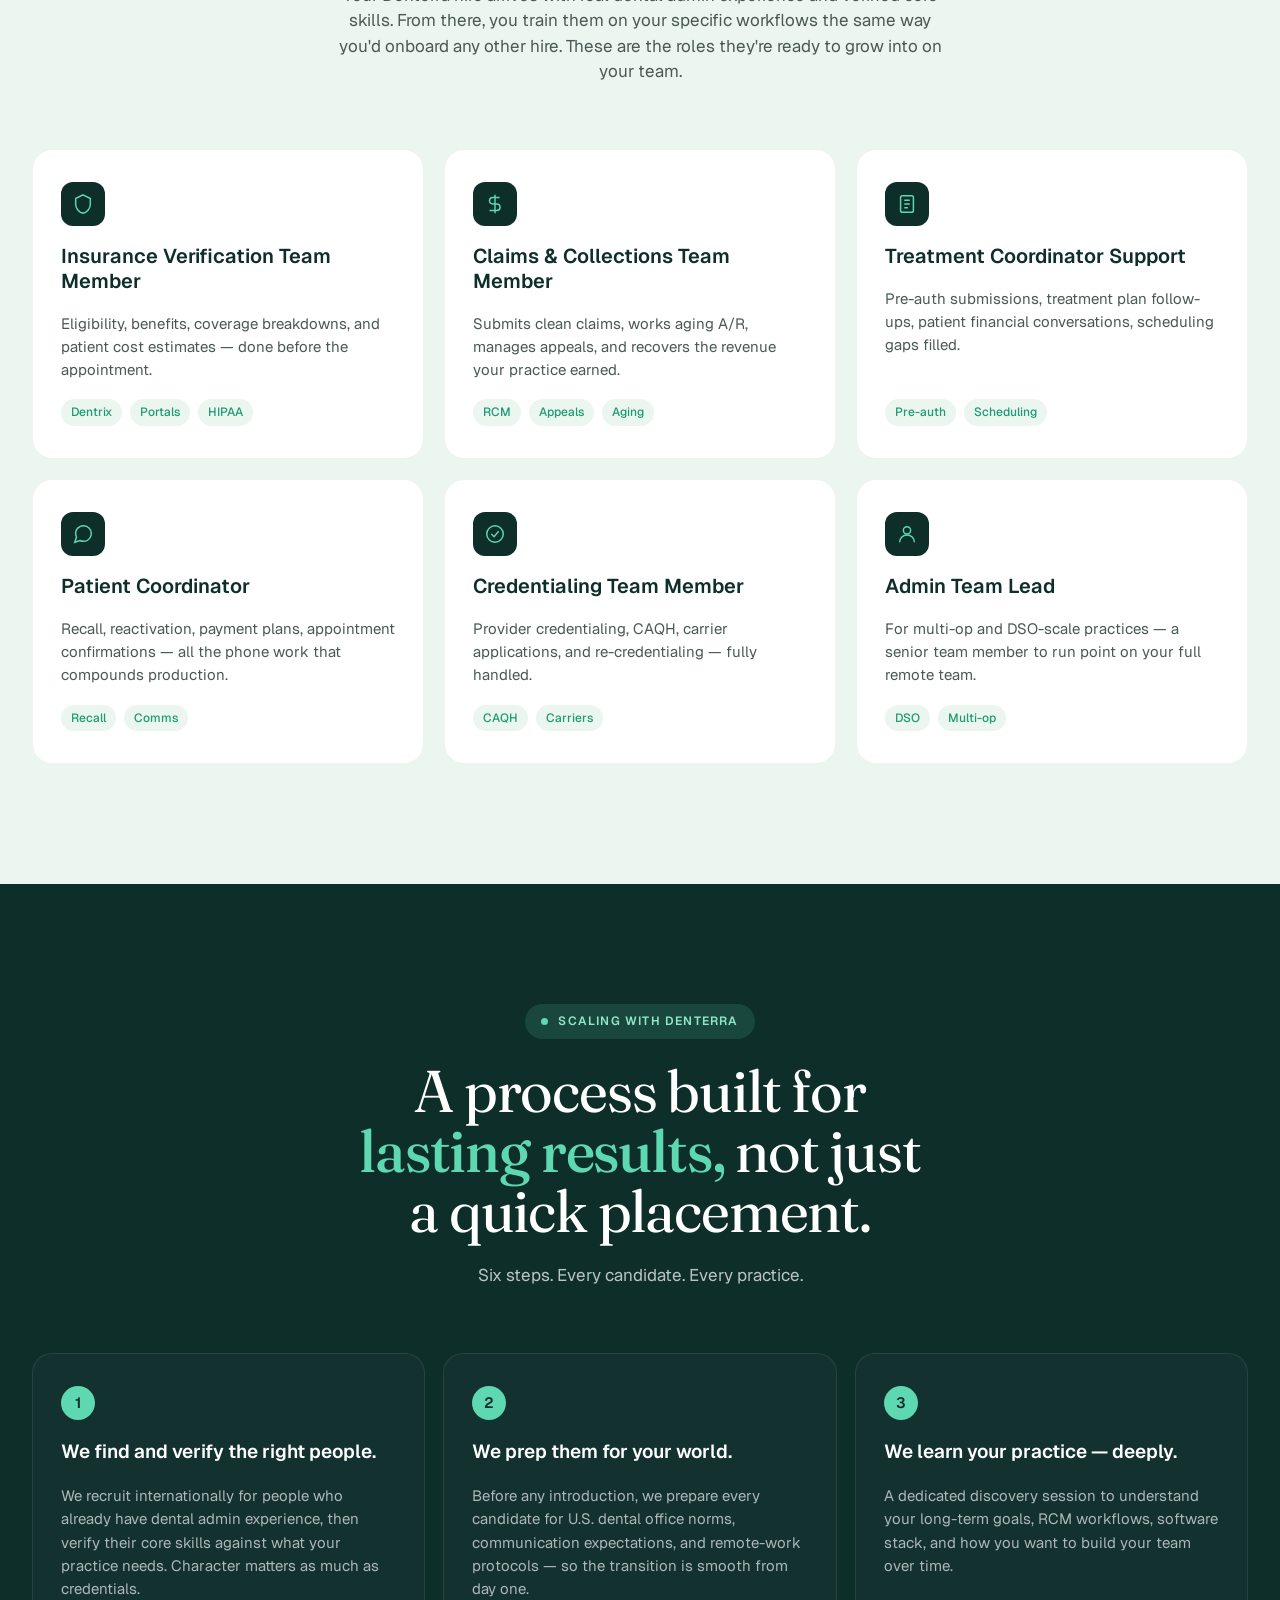
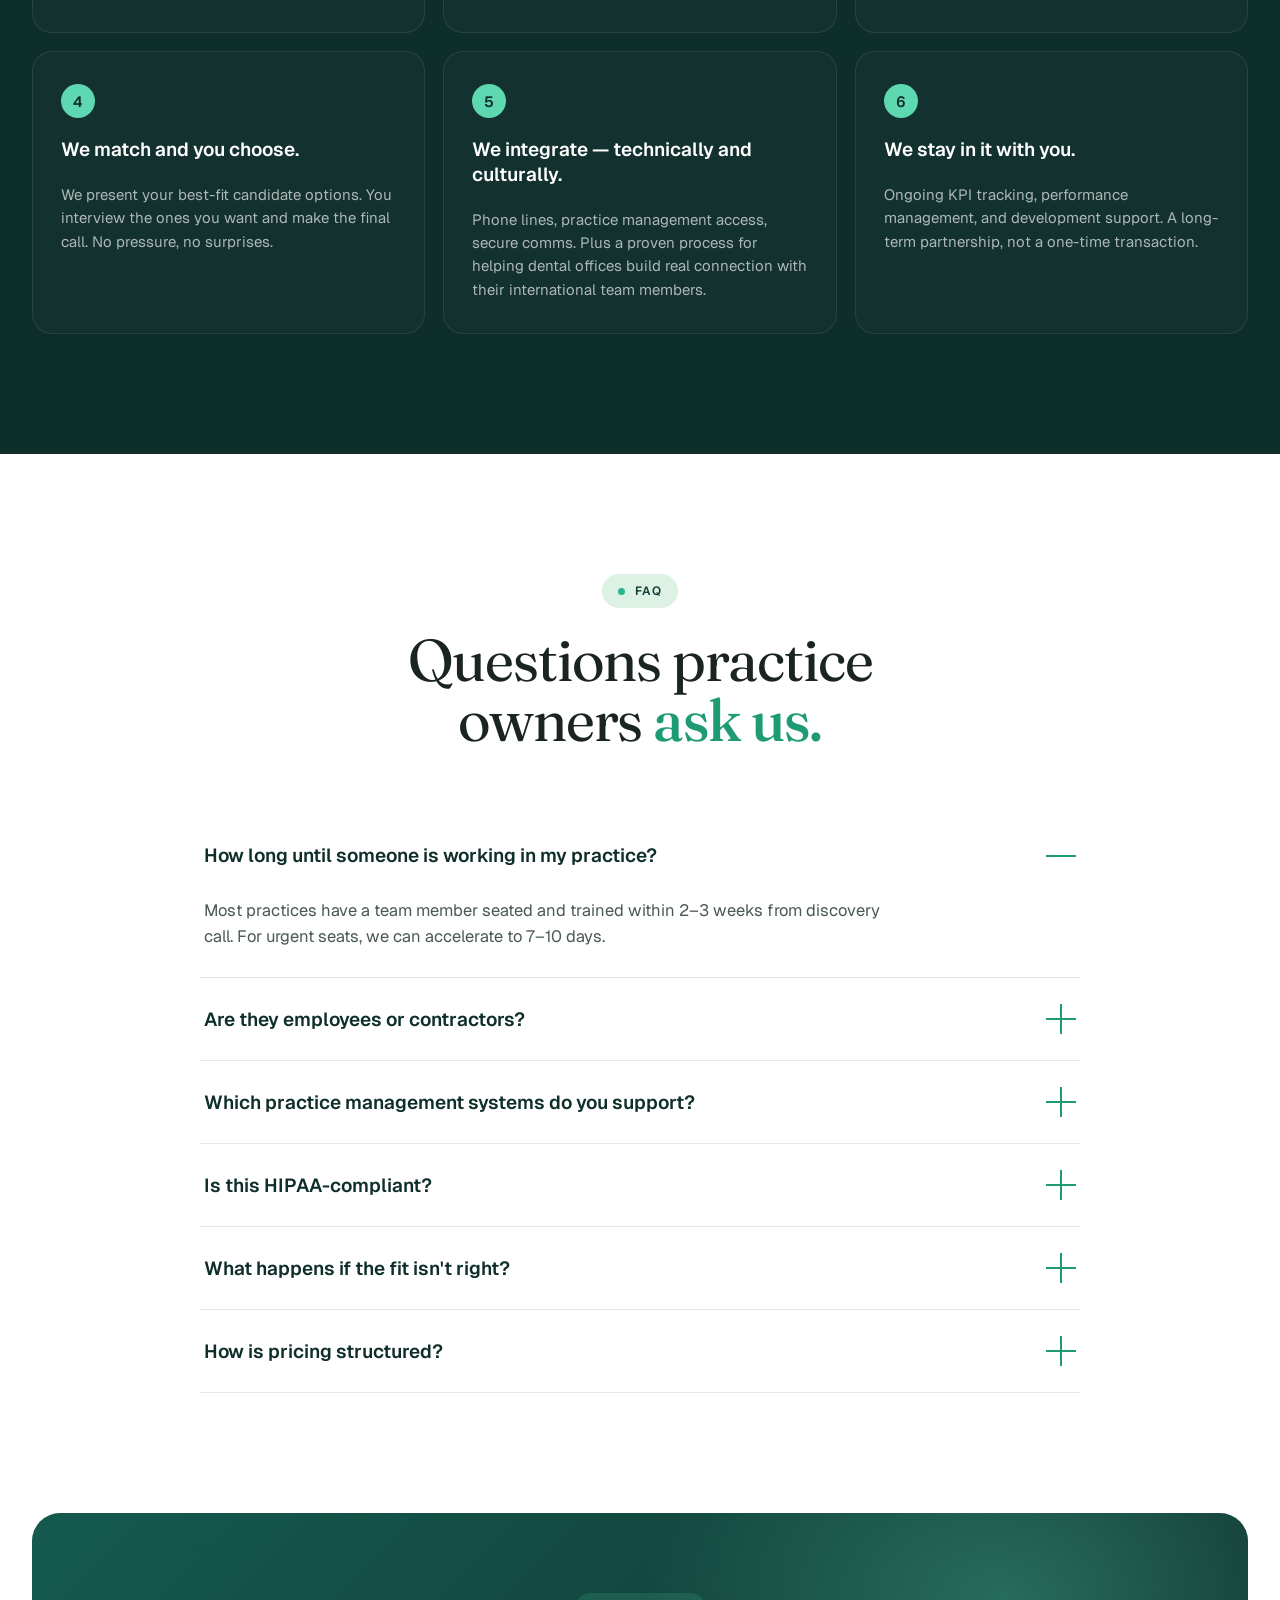
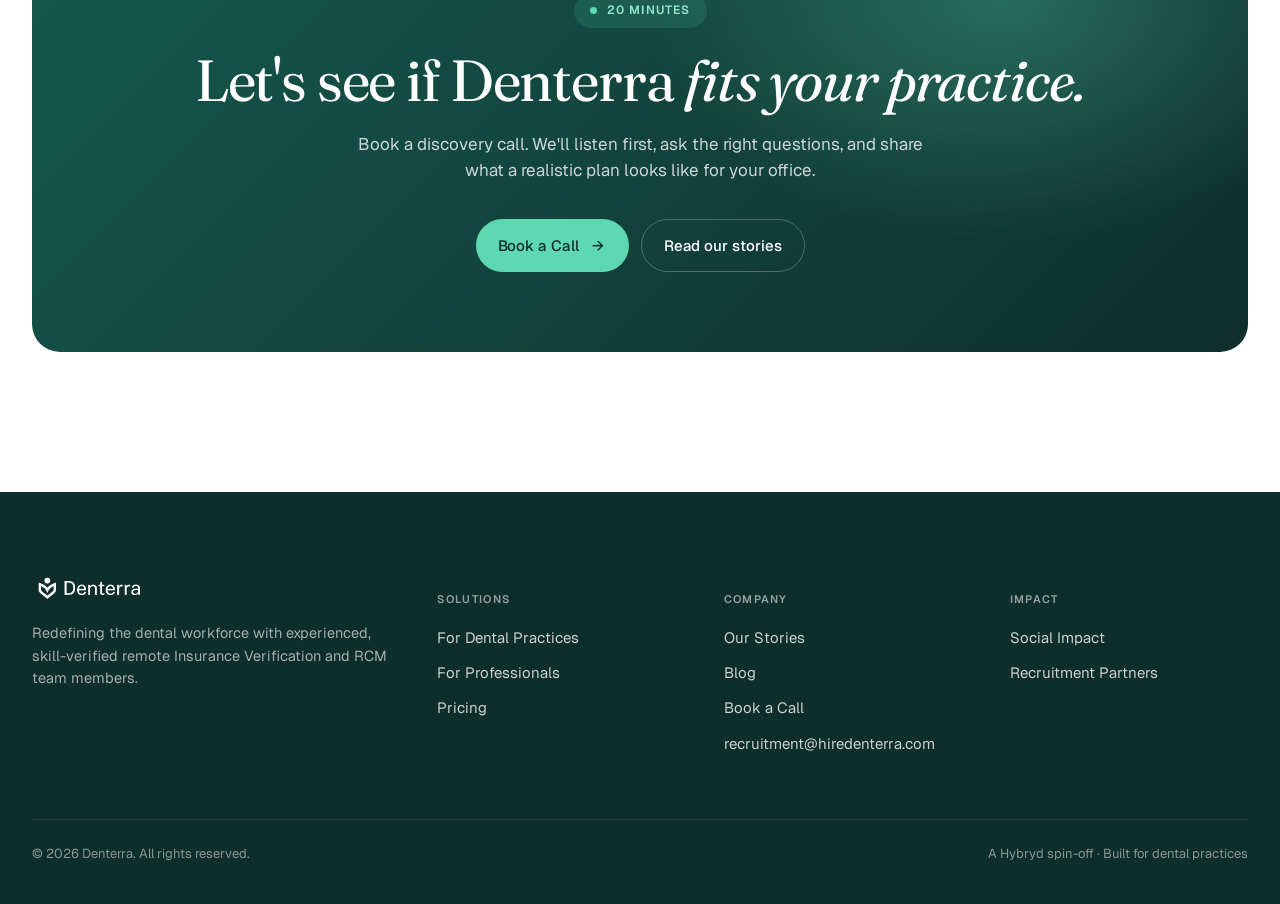
<file: dental-practices.html>
<!doctype html>
<html lang="en">
<head>
<meta charset="utf-8" />
<meta name="viewport" content="width=device-width,initial-scale=1" />
<title>Remote Dental Insurance Verification & RCM Staff | Denterra</title>
<meta name="description" content="Pre-vetted remote dental admins for insurance verification, claims, and credentialing. Dentrix, Eaglesoft, Open Dental experience. Seated in 2 to 3 weeks.">
<link rel="canonical" href="https://www.hiredenterra.com/dental-practices.html">
<meta name="robots" content="index, follow, max-image-preview:large, max-snippet:-1">
<meta name="theme-color" content="#0E2E2A">
<meta property="og:type" content="website">
<meta property="og:site_name" content="Denterra">
<meta property="og:locale" content="en_US">
<meta property="og:url" content="https://www.hiredenterra.com/dental-practices.html">
<meta property="og:title" content="Remote Dental Insurance Verification & RCM Staff | Denterra">
<meta property="og:description" content="Pre-vetted remote dental admins for insurance verification, claims, and credentialing. Dentrix, Eaglesoft, Open Dental experience. Seated in 2 to 3 weeks.">
<meta property="og:image" content="https://www.hiredenterra.com/assets/og-image.png">
<meta property="og:image:width" content="1200">
<meta property="og:image:height" content="630">
<meta property="og:image:alt" content="Denterra: remote dental admin staffing">
<meta name="twitter:card" content="summary_large_image">
<meta name="twitter:title" content="Remote Dental Insurance Verification & RCM Staff | Denterra">
<meta name="twitter:description" content="Pre-vetted remote dental admins for insurance verification, claims, and credentialing. Dentrix, Eaglesoft, Open Dental experience. Seated in 2 to 3 weeks.">
<meta name="twitter:image" content="https://www.hiredenterra.com/assets/og-image.png">
<script type="application/ld+json">
{
 "@context": "https://schema.org",
 "@graph": [
  {
   "@id": "https://www.hiredenterra.com/#organization"
  },
  {
   "@type": "BreadcrumbList",
   "itemListElement": [
    {
     "@type": "ListItem",
     "position": 1,
     "name": "Home",
     "item": "https://www.hiredenterra.com/"
    },
    {
     "@type": "ListItem",
     "position": 2,
     "name": "For Dental Practices",
     "item": "https://www.hiredenterra.com/dental-practices.html"
    }
   ]
  },
  {
   "@type": "Service",
   "@id": "https://www.hiredenterra.com/#service",
   "name": "Remote dental admin staffing",
   "serviceType": "Remote dental administrative staffing",
   "provider": {
    "@id": "https://www.hiredenterra.com/#organization"
   },
   "areaServed": {
    "@type": "Country",
    "name": "United States"
   },
   "audience": {
    "@type": "Audience",
    "audienceType": "Dental practices"
   },
   "description": "Full-time, managed remote dental admin team members for insurance verification, claims and collections, treatment coordinator support, patient coordination, and credentialing.",
   "offers": {
    "@type": "Offer",
    "url": "https://www.hiredenterra.com/pricing.html",
    "price": "15.00",
    "priceCurrency": "USD",
    "priceSpecification": {
     "@type": "UnitPriceSpecification",
     "price": "15.00",
     "priceCurrency": "USD",
     "unitCode": "HUR",
     "unitText": "hour",
     "description": "Flat all-in hourly rate for a full-time (40 hours/week) team member. No placement or setup fees."
    },
    "availability": "https://schema.org/InStock"
   }
  },
  {
   "@type": "FAQPage",
   "mainEntity": [
    {
     "@type": "Question",
     "name": "How long until someone is working in my practice?",
     "acceptedAnswer": {
      "@type": "Answer",
      "text": "Most practices have a team member seated and trained within 2–3 weeks from discovery call. For urgent seats, we can accelerate to 7–10 days."
     }
    },
    {
     "@type": "Question",
     "name": "Are they employees or contractors?",
     "acceptedAnswer": {
      "@type": "Answer",
      "text": "Denterra team members are international contractors fully managed by us. You get a long-term team member without the W-2 overhead, payroll tax burden, or HR complexity. We handle pay, benefits, equipment, and performance management on our side."
     }
    },
    {
     "@type": "Question",
     "name": "Which practice management systems do you support?",
     "acceptedAnswer": {
      "@type": "Answer",
      "text": "Every Denterra team member is introduced to Dentrix, Eaglesoft, and Open Dental, and typically has more extensive experience with at least one. They also work across most major U.S. carrier portals."
     }
    },
    {
     "@type": "Question",
     "name": "Is this HIPAA-compliant?",
     "acceptedAnswer": {
      "@type": "Answer",
      "text": "Yes. Every team member completes our HIPAA training and certification before placement. We use secure workstation tooling, role-based access controls, and BAAs are signed with every practice partner before a team member starts."
     }
    },
    {
     "@type": "Question",
     "name": "What happens if the fit isn't right?",
     "acceptedAnswer": {
      "@type": "Answer",
      "text": "We re-match at no additional cost. Our integration process is built to catch fit issues in the first 30 days — and we stay in it with you well past that, with consistent monthly check-ins to make sure things keep moving in the right direction."
     }
    },
    {
     "@type": "Question",
     "name": "How is pricing structured?",
     "acceptedAnswer": {
      "@type": "Answer",
      "text": "Flat per-hour pricing — $15/hour for full-time — tied to the role. No placement fees, no surprise overages. We'll walk you through the exact numbers on your discovery call."
     }
    }
   ]
  }
 ]
}
</script>
<link rel="preconnect" href="https://fonts.googleapis.com" />
<link rel="preconnect" href="https://fonts.gstatic.com" crossorigin />
<link href="https://fonts.googleapis.com/css2?family=Fraunces:ital,opsz,wght@0,9..144,400;0,9..144,500;0,9..144,600;1,9..144,400;1,9..144,500&family=Geist:wght@300;400;500;600&family=Geist+Mono:wght@400;500&display=swap" rel="stylesheet" />
<link rel="icon" type="image/png" href="favicon.png">
<link rel="apple-touch-icon" href="denterra-icon-teal.png">
<link rel="stylesheet" href="styles.css" />
</head>
<body>

<!-- ================ NAV ================ -->
<nav class="nav"><input type="checkbox" id="nav-toggle" class="nav-toggle" aria-hidden="true" hidden="">
  <div class="wrap nav-row">
    <a href="index.html" class="brand">
      <img class="brand-logo" src="denterra-teal.png" alt="Denterra" width="746" height="213">
    </a>
    <div class="nav-links">
      <a href="index.html">Home</a>
      <a href="dental-practices.html" class="active">Dental Practices</a>
      <a href="professionals.html">Professionals</a>
      <a href="pricing.html">Pricing</a>
      <a href="stories.html">Stories</a>
      <a href="blog/">Blog</a><a class="nav-menu-cta" href="https://calendly.com/russell-hiredenterra/30min" target="_blank" rel="noopener">Book a Call <span class="arr">→</span></a>
    </div>
    <a class="btn btn-primary" href="https://calendly.com/russell-hiredenterra/30min" target="_blank" rel="noopener">Book a Call <span class="arr">→</span></a><label for="nav-toggle" class="nav-burger" aria-label="Open menu"><span></span><span></span><span></span></label>
  </div>
</nav>

<!-- ================ PAGE HERO ================ -->
<header class="page-hero split" data-screen-label="01 Hero">
  <div class="wrap">
    <div class="hero-copy">
      <span class="eyebrow on-dark">For Dental Practices</span>
      <h1>Pre-vetted admin team members, <em>here for the long haul.</em></h1>
      <p class="lede">Insurance Verification, Claims &amp; Collections, Treatment Coordination, Credentialing — handled by experienced team members who know dental and stay with you.</p>
      <div class="ctas">
        <a class="btn btn-primary" href="https://calendly.com/russell-hiredenterra/30min" target="_blank" rel="noopener">Book a Call <span class="arr">→</span></a>
        <a href="#process" class="btn btn-outline-on-dark">See how it works</a>
      </div>
    </div>
    <div class="hero-admin-graphic">
      <div class="hag-head">
        <span class="hag-label">Your front desk · today</span>
        <span class="hag-time">2:47 PM</span>
      </div>
      <div class="hag-rows">
        <div class="hag-row alert">
          <span class="hag-name">Verifications pending</span>
          <span class="hag-val">28</span>
        </div>
        <div class="hag-row alert">
          <span class="hag-name">Claims unsubmitted</span>
          <span class="hag-val">14</span>
        </div>
        <div class="hag-row alert">
          <span class="hag-name">A/R aged 60+ days</span>
          <span class="hag-val">$48,200</span>
        </div>
        <div class="hag-row warn">
          <span class="hag-name">Recalls pending</span>
          <span class="hag-val">19</span>
        </div>
        <div class="hag-row warn">
          <span class="hag-name">Calls to return</span>
          <span class="hag-val">12</span>
        </div>
        <div class="hag-row warn">
          <span class="hag-name">Pre-auths pending</span>
          <span class="hag-val">7</span>
        </div>
      </div>
      <div class="hag-foot">
        <span class="hag-foot-label">Hours actually spent with patients</span>
        <span class="hag-foot-val">2.4</span>
      </div>
    </div>
  </div>
</header>

<!-- ================ PROBLEM ================ -->
<section id="problem" class="has-paper-bg" data-screen-label="02 Problem">
  <div class="paper-bg" aria-hidden="true">
    <div class="paper paper-1">
      <div class="paper-head">
        <div class="paper-no">No. 04-417</div>
        <div class="paper-stamp">Verified</div>
      </div>
      <div class="paper-row"><div class="paper-k">Patient</div><div class="paper-v">Sarah Chen</div></div>
      <div class="paper-row"><div class="paper-k">Carrier</div><div class="paper-v">Aetna PPO</div></div>
      <div class="paper-row"><div class="paper-k">Coverage</div><div class="paper-v">92 / 80 / 50</div></div>
      <div class="paper-row"><div class="paper-k">Annual max</div><div class="paper-v">$1,500</div></div>
    </div>
    <div class="paper paper-2">
      <div class="paper-head"><div class="paper-no">Claim · D2740 · #14</div></div>
      <div class="paper-list">
        <div><span class="check">✓</span> Coverage confirmed</div>
        <div><span class="check">✓</span> Pre-auth attached</div>
        <div><span class="check">✓</span> Submitted to carrier</div>
      </div>
    </div>
    <div class="paper paper-3">
      <div class="paper-head"><div class="paper-no">A/R · this week</div></div>
      <div class="paper-line"><span>MetLife · 62d</span><span class="amt">+$4,200</span></div>
      <div class="paper-line"><span>Delta · 30d</span><span class="amt">+$2,840</span></div>
      <div class="paper-line"><span>Cigna · 14d</span><span class="amt">pending</span></div>
    </div>
    <div class="paper paper-4">
      <div class="paper-head"><div class="paper-no">Eligibility · today</div></div>
      <div class="paper-line"><span>12 patients</span><span class="amt">checked</span></div>
      <div class="paper-line"><span>3 carriers</span><span class="amt">verified</span></div>
    </div>
  </div>
  <div class="wrap">
    <div class="sec-head">
      <span class="eyebrow">Sound familiar?</span>
      <h2 class="display">Dental admin work is <em>eating your practice.</em></h2>
      <p class="lede">If any of these are happening, Denterra was built for you.</p>
    </div>
    <div class="problem-grid">
      <article class="problem-card">
        <span class="icon-tile"><svg viewBox="0 0 24 24" fill="none" stroke="currentColor" stroke-width="1.6"><circle cx="12" cy="12" r="9"/><path d="M12 7v5l3 2"/></svg></span>
        <h3>Verifications are eating your front desk's day.</h3>
        <p>Your team is chasing carrier portals instead of greeting patients and building relationships. Production suffers.</p>
      </article>
      <article class="problem-card">
        <span class="icon-tile"><svg viewBox="0 0 24 24" fill="none" stroke="currentColor" stroke-width="1.6"><path d="M12 3L2 21h20L12 3z"/><path d="M12 10v5M12 18h.01"/></svg></span>
        <h3>Claims sit in the queue for weeks.</h3>
        <p>A/R keeps creeping up. Rejections pile up. Nobody has time to actually work the aging report.</p>
      </article>
      <article class="problem-card">
        <span class="icon-tile"><svg viewBox="0 0 24 24" fill="none" stroke="currentColor" stroke-width="1.6"><path d="M21 11.5a8.5 8.5 0 11-17 0 8.5 8.5 0 0117 0z"/><path d="M9 11l3 3 5-5"/></svg></span>
        <h3>Local hiring is slow and expensive.</h3>
        <p>Months to fill a seat, and the pool keeps shrinking. Meanwhile the workload isn't slowing down.</p>
      </article>
      <article class="problem-card">
        <span class="icon-tile"><svg viewBox="0 0 24 24" fill="none" stroke="currentColor" stroke-width="1.6"><circle cx="12" cy="12" r="9"/><path d="M8 14s1.5 2 4 2 4-2 4-2"/><circle cx="9" cy="10" r=".7" fill="currentColor"/><circle cx="15" cy="10" r=".7" fill="currentColor"/></svg></span>
        <h3>Burnout in the admin seat.</h3>
        <p>Good office managers are quitting because they're drowning. Turnover compounds the problem.</p>
      </article>
      <article class="problem-card">
        <span class="icon-tile"><svg viewBox="0 0 24 24" fill="none" stroke="currentColor" stroke-width="1.6"><path d="M12 2v20M17 5H9.5a3.5 3.5 0 000 7H14a3.5 3.5 0 010 7H6"/></svg></span>
        <h3>Revenue leaking through missed codes.</h3>
        <p>Without real dental billing expertise, money slips through the cracks every single month.</p>
      </article>
      <article class="problem-card">
        <span class="icon-tile"><svg viewBox="0 0 24 24" fill="none" stroke="currentColor" stroke-width="1.6"><rect x="6" y="3" width="12" height="18" rx="2"/><path d="M9 7h6M9 11h6M9 15h4"/></svg></span>
        <h3>You've tried VAs. It didn't stick.</h3>
        <p>Generic virtual assistants don't know dental. Denterra team members do — because we trained them to.</p>
      </article>
    </div>
  </div>
</section>

<!-- ================ CERTIFIED ================ -->
<section class="bg-mint" id="certified" data-screen-label="03 Certified">
  <div class="wrap">
    <div class="sec-head">
      <span class="eyebrow">Vetted &amp; verified, always</span>
      <h2 class="display">Experienced <em>before</em> they ever meet you.</h2>
      <p class="lede">No on-the-job guesswork. We hire people who already have industry experience, then verify they have the core skills below before a single interview.</p>
    </div>
    <div class="cred-grid">
      <div class="cred-card"><span class="icon-tile"><svg viewBox="0 0 24 24" fill="none" stroke="currentColor" stroke-width="1.6"><path d="M12 2l8 4v6c0 5-3.5 9-8 10-4.5-1-8-5-8-10V6l8-4z"/><path d="M9 12l2 2 4-4"/></svg></span><span class="label">HIPAA verified</span></div>
      <div class="cred-card"><span class="icon-tile"><svg viewBox="0 0 24 24" fill="none" stroke="currentColor" stroke-width="1.6"><rect x="5" y="3" width="14" height="18" rx="2"/><path d="M9 8h6M9 12h6M9 16h4"/></svg></span><span class="label">1–2 yrs Insurance Verification</span></div>
      <div class="cred-card"><span class="icon-tile"><svg viewBox="0 0 24 24" fill="none" stroke="currentColor" stroke-width="1.6"><path d="M4 7h16M4 12h16M4 17h10"/></svg></span><span class="label">Dental Terminology Proficiency</span></div>
      <div class="cred-card"><span class="icon-tile"><svg viewBox="0 0 24 24" fill="none" stroke="currentColor" stroke-width="1.6"><rect x="3" y="3" width="7" height="7" rx="1"/><rect x="14" y="3" width="7" height="7" rx="1"/><rect x="3" y="14" width="7" height="7" rx="1"/><rect x="14" y="14" width="7" height="7" rx="1"/></svg></span><span class="label">Top 20 Procedure Codes + Groupings</span></div>
      <div class="cred-card"><span class="icon-tile"><svg viewBox="0 0 24 24" fill="none" stroke="currentColor" stroke-width="1.6"><rect x="2" y="4" width="20" height="14" rx="2"/><path d="M8 21h8M12 18v3"/></svg></span><span class="label">Dentrix · Eaglesoft · Open Dental</span></div>
      <div class="cred-card"><span class="icon-tile"><svg viewBox="0 0 24 24" fill="none" stroke="currentColor" stroke-width="1.6"><circle cx="12" cy="12" r="9"/><path d="M3 12h18M12 3a15 15 0 010 18M12 3a15 15 0 000 18"/></svg></span><span class="label">Top 10 Dental Insurance Portals</span></div>
      <div class="cred-card"><span class="icon-tile"><svg viewBox="0 0 24 24" fill="none" stroke="currentColor" stroke-width="1.6"><path d="M3 11l9-8 9 8v9a2 2 0 01-2 2h-4v-6h-6v6H5a2 2 0 01-2-2v-9z"/></svg></span><span class="label">Medicare / Medicaid Billing Basics</span></div>
      <div class="cred-card"><span class="icon-tile"><svg viewBox="0 0 24 24" fill="none" stroke="currentColor" stroke-width="1.6"><path d="M4 12l5 5L20 6"/></svg></span><span class="label">Proven Remote Work Capability</span></div>
    </div>
  </div>
</section>

<!-- ================ ABOUT ================ -->
<!-- ================ ROLES ================ -->
<section class="bg-mint" id="roles" data-screen-label="05 Roles">
  <div class="wrap">
    <div class="sec-head">
      <span class="eyebrow">What they can handle</span>
      <h2 class="display">Roles your remote hire can fill — once you train them <em>your way.</em></h2>
      <p class="lede">Your Denterra hire arrives with real dental admin experience and verified core skills. From there, you train them on your specific workflows the same way you'd onboard any other hire. These are the roles they're ready to grow into on your team.</p>
    </div>
    <div class="roles-grid">
      <article class="role-card">
        <span class="icon-tile solid"><svg viewBox="0 0 24 24" fill="none" stroke="currentColor" stroke-width="1.6"><path d="M12 2l8 4v6c0 5-3.5 9-8 10-4.5-1-8-5-8-10V6l8-4z"/></svg></span>
        <h3>Insurance Verification Team Member</h3>
        <p>Eligibility, benefits, coverage breakdowns, and patient cost estimates — done before the appointment.</p>
        <div class="role-tags"><span class="tag">Dentrix</span><span class="tag">Portals</span><span class="tag">HIPAA</span></div>
      </article>
      <article class="role-card">
        <span class="icon-tile solid"><svg viewBox="0 0 24 24" fill="none" stroke="currentColor" stroke-width="1.6"><path d="M12 2v20M17 5H9.5a3.5 3.5 0 000 7H14a3.5 3.5 0 010 7H6"/></svg></span>
        <h3>Claims & Collections Team Member</h3>
        <p>Submits clean claims, works aging A/R, manages appeals, and recovers the revenue your practice earned.</p>
        <div class="role-tags"><span class="tag">RCM</span><span class="tag">Appeals</span><span class="tag">Aging</span></div>
      </article>
      <article class="role-card">
        <span class="icon-tile solid"><svg viewBox="0 0 24 24" fill="none" stroke="currentColor" stroke-width="1.6"><rect x="5" y="3" width="14" height="18" rx="2"/><path d="M9 8h6M9 12h6M9 16h4"/></svg></span>
        <h3>Treatment Coordinator Support</h3>
        <p>Pre-auth submissions, treatment plan follow-ups, patient financial conversations, scheduling gaps filled.</p>
        <div class="role-tags"><span class="tag">Pre-auth</span><span class="tag">Scheduling</span></div>
      </article>
      <article class="role-card">
        <span class="icon-tile solid"><svg viewBox="0 0 24 24" fill="none" stroke="currentColor" stroke-width="1.6"><path d="M21 11.5a8.38 8.38 0 01-.9 3.8 8.5 8.5 0 01-7.6 4.7 8.38 8.38 0 01-3.8-.9L3 21l1.9-5.7a8.38 8.38 0 01-.9-3.8 8.5 8.5 0 014.7-7.6 8.38 8.38 0 013.8-.9h.5a8.48 8.48 0 018 8v.5z"/></svg></span>
        <h3>Patient Coordinator</h3>
        <p>Recall, reactivation, payment plans, appointment confirmations — all the phone work that compounds production.</p>
        <div class="role-tags"><span class="tag">Recall</span><span class="tag">Comms</span></div>
      </article>
      <article class="role-card">
        <span class="icon-tile solid"><svg viewBox="0 0 24 24" fill="none" stroke="currentColor" stroke-width="1.6"><circle cx="12" cy="12" r="9"/><path d="M8 12l3 3 5-6"/></svg></span>
        <h3>Credentialing Team Member</h3>
        <p>Provider credentialing, CAQH, carrier applications, and re-credentialing — fully handled.</p>
        <div class="role-tags"><span class="tag">CAQH</span><span class="tag">Carriers</span></div>
      </article>
      <article class="role-card">
        <span class="icon-tile solid"><svg viewBox="0 0 24 24" fill="none" stroke="currentColor" stroke-width="1.6"><circle cx="12" cy="8" r="4"/><path d="M4 21c0-4.4 3.6-8 8-8s8 3.6 8 8"/></svg></span>
        <h3>Admin Team Lead</h3>
        <p>For multi-op and DSO-scale practices — a senior team member to run point on your full remote team.</p>
        <div class="role-tags"><span class="tag">DSO</span><span class="tag">Multi-op</span></div>
      </article>
    </div>
  </div>
</section>

<!-- ================ PROCESS — Scaling with Denterra ================ -->
<section class="bg-dark" id="process" data-screen-label="06 Process">
  <div class="wrap">
    <div class="sec-head">
      <span class="eyebrow on-dark">Scaling with Denterra</span>
      <h2 class="display on-dark">A process built for <em>lasting results,</em> not just a quick placement.</h2>
      <p class="lede">Six steps. Every candidate. Every practice.</p>
    </div>
    <div class="process-grid">
      <article class="process-card"><span class="process-num">1</span><h3>We find and verify the right people.</h3><p>We recruit internationally for people who already have dental admin experience, then verify their core skills against what your practice needs. Character matters as much as credentials.</p></article>
      <article class="process-card"><span class="process-num">2</span><h3>We prep them for your world.</h3><p>Before any introduction, we prepare every candidate for U.S. dental office norms, communication expectations, and remote-work protocols — so the transition is smooth from day one.</p></article>
      <article class="process-card"><span class="process-num">3</span><h3>We learn your practice — deeply.</h3><p>A dedicated discovery session to understand your long-term goals, RCM workflows, software stack, and how you want to build your team over time.</p></article>
      <article class="process-card"><span class="process-num">4</span><h3>We match and you choose.</h3><p>We present your best-fit candidate options. You interview the ones you want and make the final call. No pressure, no surprises.</p></article>
      <article class="process-card"><span class="process-num">5</span><h3>We integrate — technically and culturally.</h3><p>Phone lines, practice management access, secure comms. Plus a proven process for helping dental offices build real connection with their international team members.</p></article>
      <article class="process-card"><span class="process-num">6</span><h3>We stay in it with you.</h3><p>Ongoing KPI tracking, performance management, and development support. A long-term partnership, not a one-time transaction.</p></article>
    </div>
  </div>
</section>

<!-- ================ FAQ ================ -->
<section id="faq" data-screen-label="09 FAQ">
  <div class="wrap">
    <div class="sec-head">
      <span class="eyebrow">FAQ</span>
      <h2 class="display">Questions practice owners <em>ask us.</em></h2>
    </div>
    <div class="faq-wrap">
      <details class="faq-item" open><summary class="faq-q"><span>How long until someone is working in my practice?</span><span class="faq-q-icon"></span></summary><div class="faq-a">Most practices have a team member seated and trained within 2–3 weeks from discovery call. For urgent seats, we can accelerate to 7–10 days.</div></details>
      <details class="faq-item"><summary class="faq-q"><span>Are they employees or contractors?</span><span class="faq-q-icon"></span></summary><div class="faq-a">Denterra team members are international contractors fully managed by us. You get a long-term team member without the W-2 overhead, payroll tax burden, or HR complexity. We handle pay, benefits, equipment, and performance management on our side.</div></details>
      <details class="faq-item"><summary class="faq-q"><span>Which practice management systems do you support?</span><span class="faq-q-icon"></span></summary><div class="faq-a">Every Denterra team member is introduced to Dentrix, Eaglesoft, and Open Dental, and typically has more extensive experience with at least one. They also work across most major U.S. carrier portals.</div></details>
      <details class="faq-item"><summary class="faq-q"><span>Is this HIPAA-compliant?</span><span class="faq-q-icon"></span></summary><div class="faq-a">Yes. Every team member completes our HIPAA training and certification before placement. We use secure workstation tooling, role-based access controls, and BAAs are signed with every practice partner before a team member starts.</div></details>
      <details class="faq-item"><summary class="faq-q"><span>What happens if the fit isn't right?</span><span class="faq-q-icon"></span></summary><div class="faq-a">We re-match at no additional cost. Our integration process is built to catch fit issues in the first 30 days — and we stay in it with you well past that, with consistent monthly check-ins to make sure things keep moving in the right direction.</div></details>
      <details class="faq-item"><summary class="faq-q"><span>How is pricing structured?</span><span class="faq-q-icon"></span></summary><div class="faq-a">Flat per-hour pricing — $15/hour for full-time — tied to the role. No placement fees, no surprise overages. We'll walk you through the exact numbers on your discovery call.</div></details>
    </div>
  </div>
</section>

<!-- ================ CTA ================ -->
<div class="cta-banner-wrap" id="cta">
  <div class="wrap">
    <div class="cta-banner">
      <span class="eyebrow on-dark">20 minutes</span>
      <h2>Let's see if Denterra <em>fits your practice.</em></h2>
      <p class="lede on-dark">Book a discovery call. We'll listen first, ask the right questions, and share what a realistic plan looks like for your office.</p>
      <div class="ctas">
        <a class="btn btn-primary" href="https://calendly.com/russell-hiredenterra/30min" target="_blank" rel="noopener">Book a Call <span class="arr">→</span></a>
        <a href="stories.html" class="btn btn-outline-on-dark">Read our stories</a>
      </div>
    </div>
  </div>
</div>

<!-- ================ FOOTER ================ -->
<footer>
  <div class="wrap">
    <div class="foot-grid">
      <div class="foot-brand">
        <a href="index.html" class="brand"><img class="brand-logo" src="denterra-white.png" alt="Denterra" width="746" height="213"></a>
        <p class="foot-blurb">Redefining the dental workforce with experienced, skill-verified remote Insurance Verification and RCM team members.</p>
      </div>
      <div class="foot-col"><h5>Solutions</h5><ul><li><a href="dental-practices.html">For Dental Practices</a></li><li><a href="professionals.html">For Professionals</a></li><li><a href="pricing.html">Pricing</a></li></ul></div>
      <div class="foot-col"><h5>Company</h5><ul><li><a href="stories.html">Our Stories</a></li><li><a href="blog/">Blog</a></li><li><a  href="https://calendly.com/russell-hiredenterra/30min" target="_blank" rel="noopener">Book a Call</a></li><li><a href="mailto:recruitment@hiredenterra.com">recruitment@hiredenterra.com</a></li></ul></div>
      <div class="foot-col"><h5>Impact</h5><ul><li><a href="stories.html#impact">Social Impact</a></li><li><a href="stories.html#impact">Recruitment Partners</a></li></ul></div>
    </div>
    <div class="foot-bottom"><span>© 2026 Denterra. All rights reserved.</span><span>A <a href="https://hirehybryd.com" rel="noopener">Hybryd</a> spin-off · Built for dental practices</span></div>
  </div>
</footer>

</body>
</html>
</file>
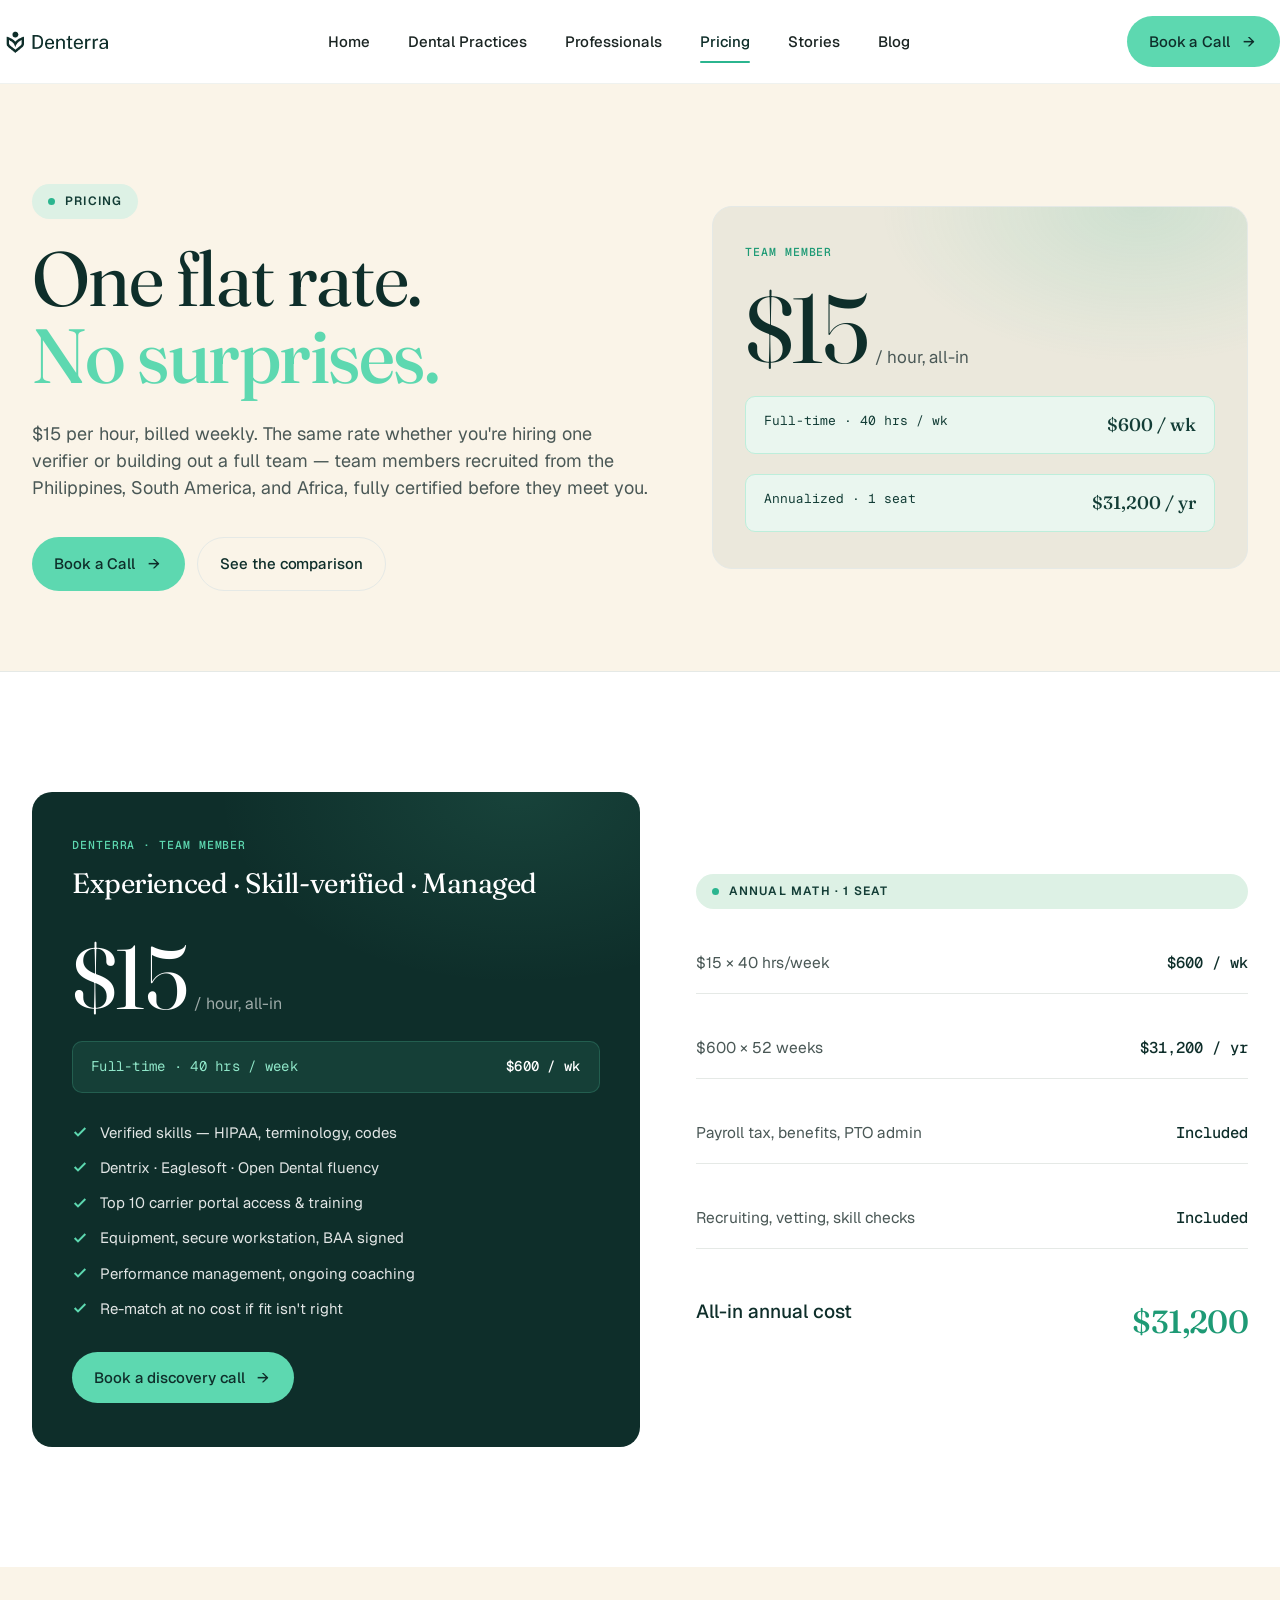
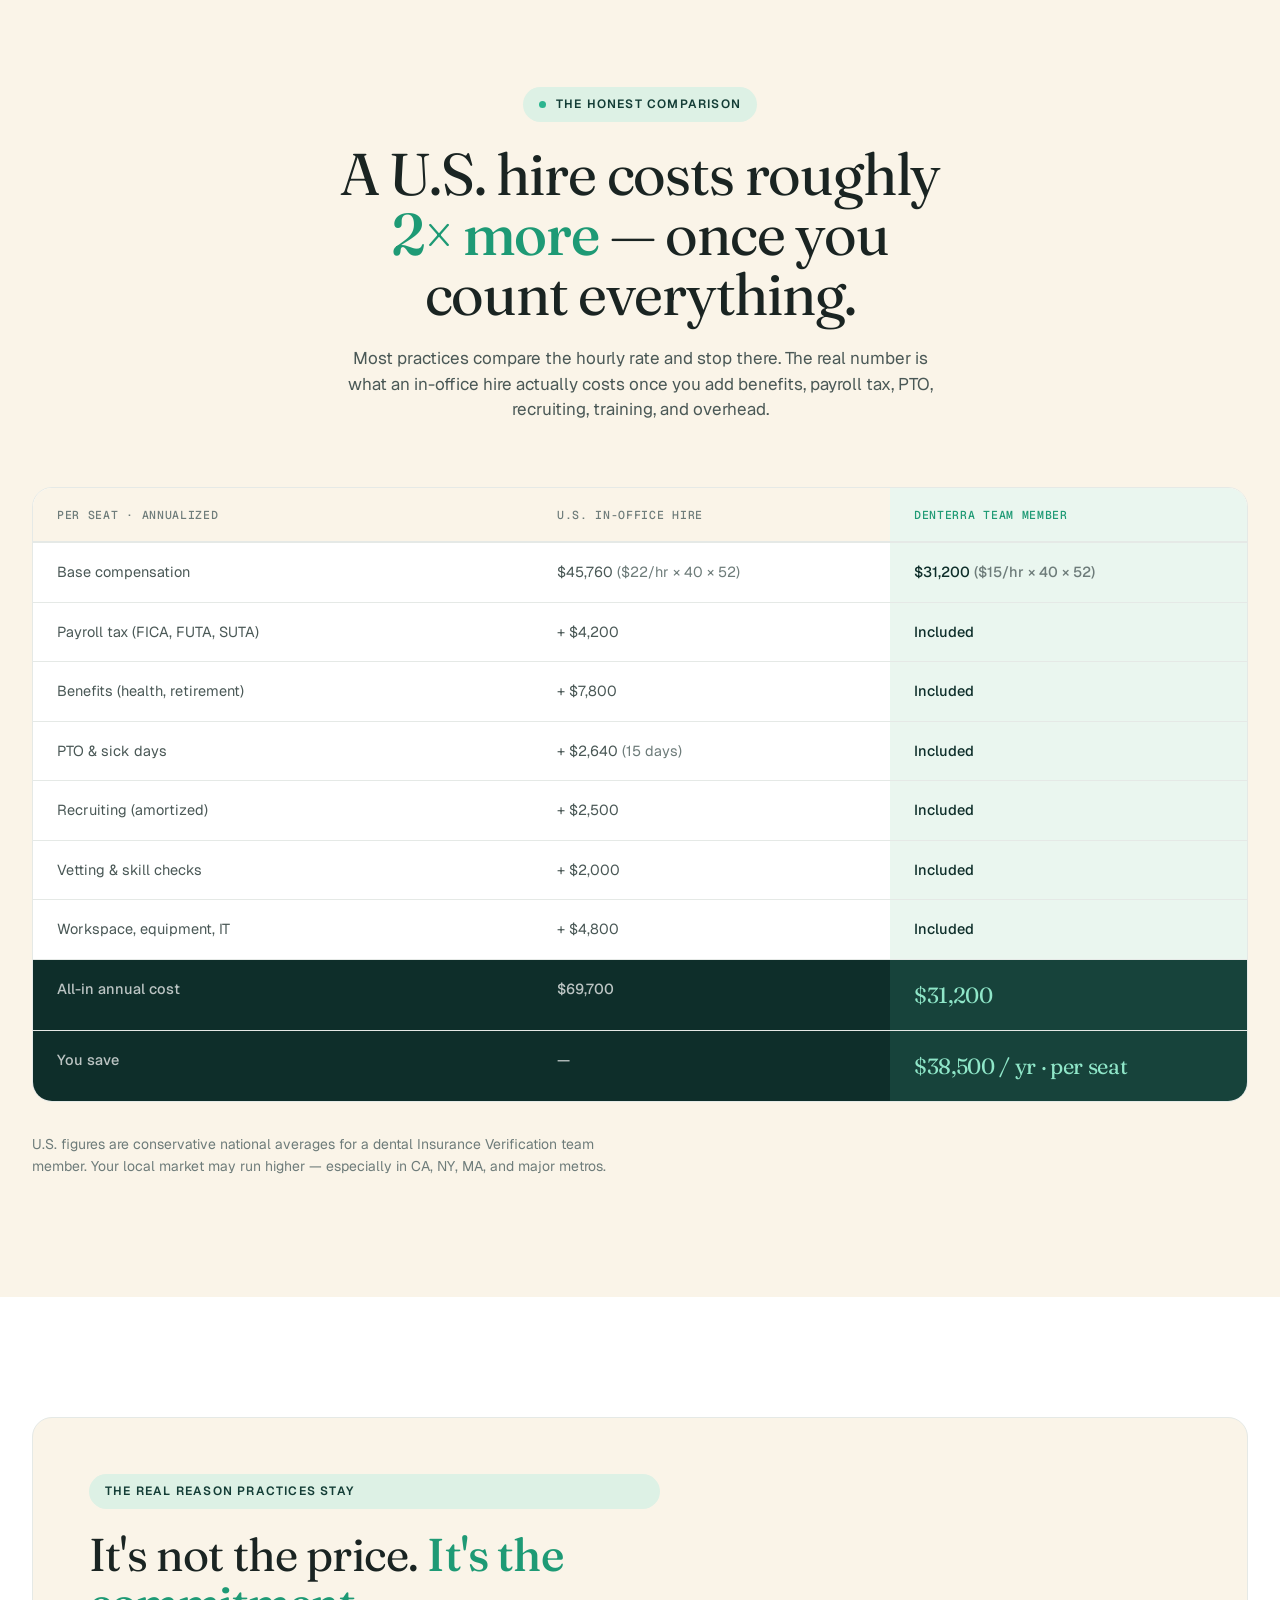
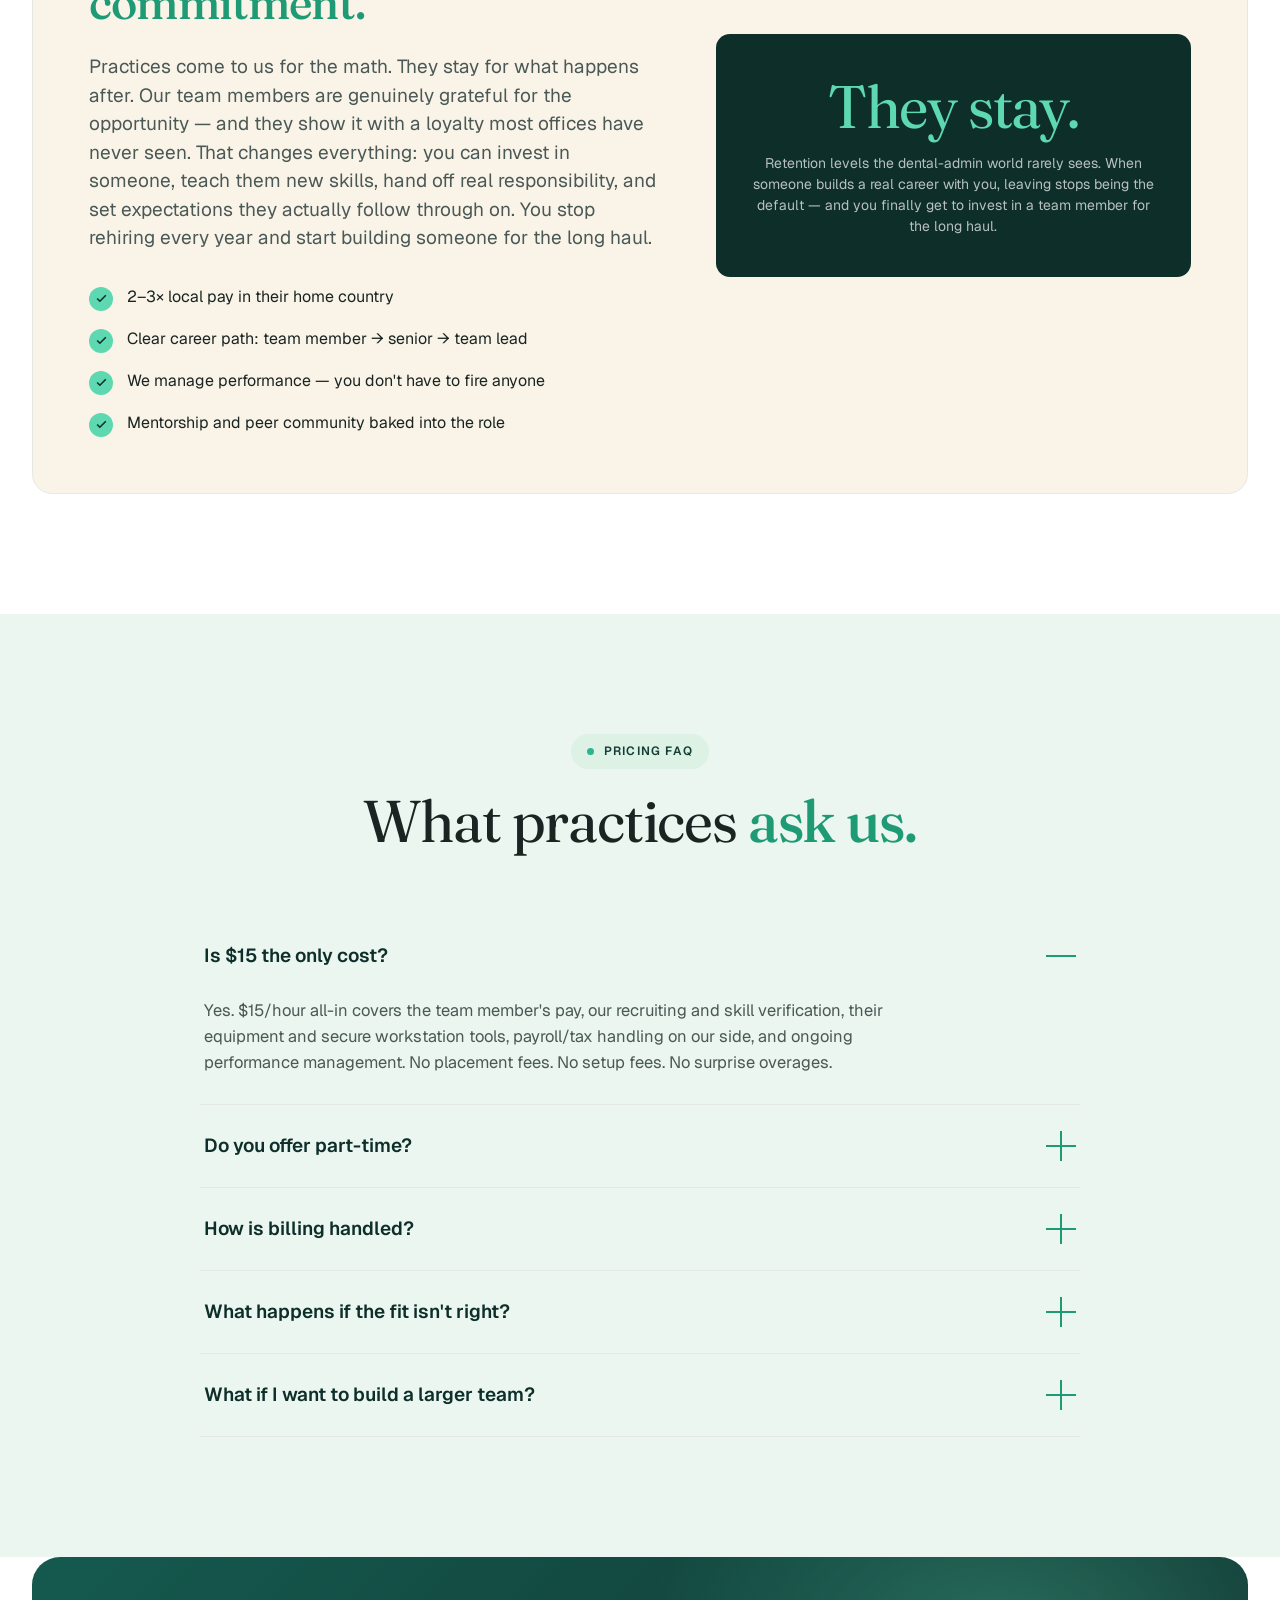
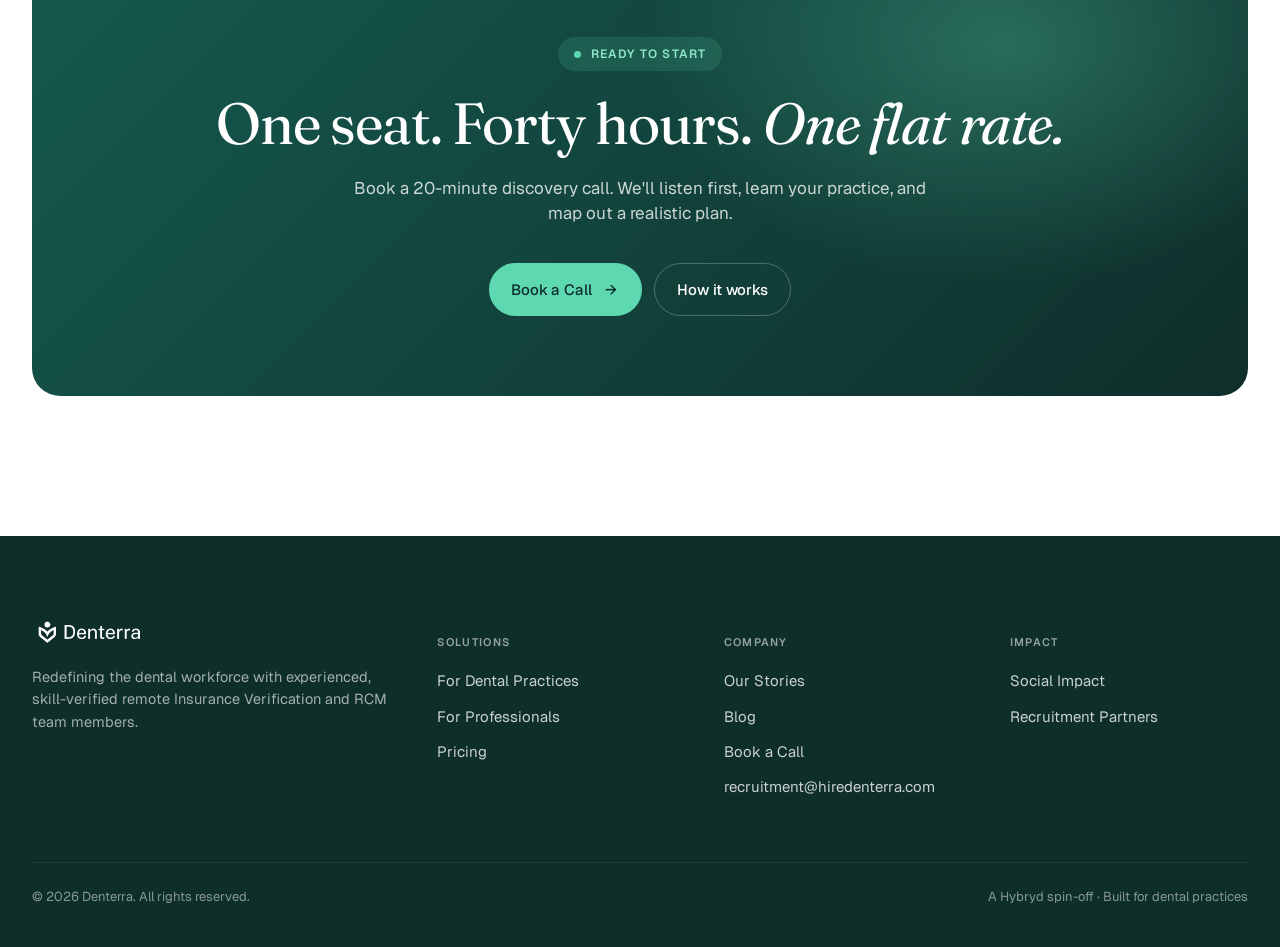
<file: pricing.html>
<!DOCTYPE html>
<html lang="en">
<head>
<meta charset="utf-8" />
<meta name="viewport" content="width=device-width,initial-scale=1" />
<title>Pricing: $15/hr Remote Dental Admin Team Members | Denterra</title>
<meta name="description" content="One flat rate: $15/hour all-in for a full-time remote dental admin team member. No placement or setup fees. About $31,200/year vs ~$69,700 for a U.S. hire.">
<link rel="canonical" href="https://www.hiredenterra.com/pricing.html">
<meta name="robots" content="index, follow, max-image-preview:large, max-snippet:-1">
<meta name="theme-color" content="#0E2E2A">
<meta property="og:type" content="website">
<meta property="og:site_name" content="Denterra">
<meta property="og:locale" content="en_US">
<meta property="og:url" content="https://www.hiredenterra.com/pricing.html">
<meta property="og:title" content="Pricing: $15/hr Remote Dental Admin Team Members | Denterra">
<meta property="og:description" content="One flat rate: $15/hour all-in for a full-time remote dental admin team member. No placement or setup fees. About $31,200/year vs ~$69,700 for a U.S. hire.">
<meta property="og:image" content="https://www.hiredenterra.com/assets/og-image.png">
<meta property="og:image:width" content="1200">
<meta property="og:image:height" content="630">
<meta property="og:image:alt" content="Denterra: remote dental admin staffing">
<meta name="twitter:card" content="summary_large_image">
<meta name="twitter:title" content="Pricing: $15/hr Remote Dental Admin Team Members | Denterra">
<meta name="twitter:description" content="One flat rate: $15/hour all-in for a full-time remote dental admin team member. No placement or setup fees. About $31,200/year vs ~$69,700 for a U.S. hire.">
<meta name="twitter:image" content="https://www.hiredenterra.com/assets/og-image.png">
<script type="application/ld+json">
{
 "@context": "https://schema.org",
 "@graph": [
  {
   "@id": "https://www.hiredenterra.com/#organization"
  },
  {
   "@type": "BreadcrumbList",
   "itemListElement": [
    {
     "@type": "ListItem",
     "position": 1,
     "name": "Home",
     "item": "https://www.hiredenterra.com/"
    },
    {
     "@type": "ListItem",
     "position": 2,
     "name": "Pricing",
     "item": "https://www.hiredenterra.com/pricing.html"
    }
   ]
  },
  {
   "@type": "Service",
   "@id": "https://www.hiredenterra.com/#service",
   "name": "Remote dental admin staffing",
   "serviceType": "Remote dental administrative staffing",
   "provider": {
    "@id": "https://www.hiredenterra.com/#organization"
   },
   "areaServed": {
    "@type": "Country",
    "name": "United States"
   },
   "audience": {
    "@type": "Audience",
    "audienceType": "Dental practices"
   },
   "description": "Full-time, managed remote dental admin team members for insurance verification, claims and collections, treatment coordinator support, patient coordination, and credentialing.",
   "offers": {
    "@type": "Offer",
    "url": "https://www.hiredenterra.com/pricing.html",
    "price": "15.00",
    "priceCurrency": "USD",
    "priceSpecification": {
     "@type": "UnitPriceSpecification",
     "price": "15.00",
     "priceCurrency": "USD",
     "unitCode": "HUR",
     "unitText": "hour",
     "description": "Flat all-in hourly rate for a full-time (40 hours/week) team member. No placement or setup fees."
    },
    "availability": "https://schema.org/InStock"
   }
  },
  {
   "@type": "FAQPage",
   "mainEntity": [
    {
     "@type": "Question",
     "name": "Is $15 the only cost?",
     "acceptedAnswer": {
      "@type": "Answer",
      "text": "Yes. $15/hour all-in covers the team member's pay, our recruiting and skill verification, their equipment and secure workstation tools, payroll/tax handling on our side, and ongoing performance management. No placement fees. No setup fees. No surprise overages."
     }
    },
    {
     "@type": "Question",
     "name": "Do you offer part-time?",
     "acceptedAnswer": {
      "@type": "Answer",
      "text": "No — we place full-time only. We've found part-time doesn't give a practice enough room to truly involve someone in the culture or help them build a real career with you. Full-time is what makes the long-term investment, and the loyalty that comes with it, actually work."
     }
    },
    {
     "@type": "Question",
     "name": "How is billing handled?",
     "acceptedAnswer": {
      "@type": "Answer",
      "text": "You pay for the first two weeks up front when you get started. After that, every two weeks we run a standard ACH charge for the previous two weeks your team member worked. No placement fees, no long-term contract."
     }
    },
    {
     "@type": "Question",
     "name": "What happens if the fit isn't right?",
     "acceptedAnswer": {
      "@type": "Answer",
      "text": "We re-match at no additional cost. Our integration process is built to catch fit issues in the first 30 days — and we stay close past that."
     }
    },
    {
     "@type": "Question",
     "name": "What if I want to build a larger team?",
     "acceptedAnswer": {
      "@type": "Answer",
      "text": "If you're planning to build a team of more than three people, we can work on some potential special pricing. Bring it up on your discovery call."
     }
    }
   ]
  }
 ]
}
</script>
<link rel="preconnect" href="https://fonts.googleapis.com" />
<link rel="preconnect" href="https://fonts.gstatic.com" crossorigin />
<link href="https://fonts.googleapis.com/css2?family=Fraunces:ital,opsz,wght@0,9..144,400;0,9..144,500;0,9..144,600;1,9..144,400;1,9..144,500&family=Geist:wght@300;400;500;600&family=Geist+Mono:wght@400;500&display=swap" rel="stylesheet" />
<link rel="icon" type="image/png" href="favicon.png">
<link rel="apple-touch-icon" href="denterra-icon-teal.png">
<link rel="stylesheet" href="styles.css" />
</head>
<body>

<!-- ================ NAV ================ -->
<nav class="nav"><input type="checkbox" id="nav-toggle" class="nav-toggle" aria-hidden="true" hidden="">
  <div class="wrap nav-row">
    <a href="index.html" class="brand">
      <img class="brand-logo" src="denterra-teal.png" alt="Denterra" width="746" height="213">
    </a>
    <div class="nav-links">
      <a href="index.html">Home</a>
      <a href="dental-practices.html">Dental Practices</a>
      <a href="professionals.html">Professionals</a>
      <a href="pricing.html" class="active">Pricing</a>
      <a href="stories.html">Stories</a>
      <a href="blog/">Blog</a><a class="nav-menu-cta" href="https://calendly.com/russell-hiredenterra/30min" target="_blank" rel="noopener">Book a Call <span class="arr">→</span></a>
    </div>
    <a class="btn btn-primary" href="https://calendly.com/russell-hiredenterra/30min" target="_blank" rel="noopener">Book a Call <span class="arr">→</span></a><label for="nav-toggle" class="nav-burger" aria-label="Open menu"><span></span><span></span><span></span></label>
  </div>
</nav>

<!-- ================ PAGE HERO ================ -->
<header class="page-hero cream split" data-screen-label="01 Hero">
  <div class="wrap">
    <div class="hero-copy">
      <span class="eyebrow on-dark">Pricing</span>
      <h1>One flat rate. <em>No surprises.</em></h1>
      <p class="lede">$15 per hour, billed weekly. The same rate whether you're hiring one verifier or building out a full team — team members recruited from the Philippines, South America, and Africa, fully certified before they meet you.</p>
      <div class="ctas">
        <a class="btn btn-primary" href="https://calendly.com/russell-hiredenterra/30min" target="_blank" rel="noopener">Book a Call <span class="arr">→</span></a>
        <a href="#compare" class="btn btn-outline-on-dark">See the comparison</a>
      </div>
    </div>
    <div class="hero-price-card">
      <div class="tier">Team member</div>
      <div class="price">
        <span class="num">$15</span>
        <span class="unit">/ hour, all-in</span>
      </div>
      <div class="row">
        <span>Full-time · 40 hrs / wk</span>
        <b>$600 / wk</b>
      </div>
      <div class="row">
        <span>Annualized · 1 seat</span>
        <b>$31,200 / yr</b>
      </div>
    </div>
  </div>
</header>

<!-- ================ PRICING CARD ================ -->
<section data-screen-label="02 Card">
  <div class="wrap">
    <div class="price-grid">
      <div class="price-card">
        <div class="tier">Denterra · Team member</div>
        <div class="ttl">Experienced · Skill-verified · Managed</div>
        <div class="price">
          <span class="num">$15</span>
          <span class="unit">/ hour, all-in</span>
        </div>
        <div class="ft-row">
          <span>Full-time · 40 hrs / week</span>
          <span class="v">$600 / wk</span>
        </div>
        <ul class="includes">
          <li><svg viewBox="0 0 24 24" fill="none" stroke="currentColor" stroke-width="3"><path d="M4 12l5 5L20 6"/></svg> Verified skills — HIPAA, terminology, codes</li>
          <li><svg viewBox="0 0 24 24" fill="none" stroke="currentColor" stroke-width="3"><path d="M4 12l5 5L20 6"/></svg> Dentrix · Eaglesoft · Open Dental fluency</li>
          <li><svg viewBox="0 0 24 24" fill="none" stroke="currentColor" stroke-width="3"><path d="M4 12l5 5L20 6"/></svg> Top 10 carrier portal access &amp; training</li>
          <li><svg viewBox="0 0 24 24" fill="none" stroke="currentColor" stroke-width="3"><path d="M4 12l5 5L20 6"/></svg> Equipment, secure workstation, BAA signed</li>
          <li><svg viewBox="0 0 24 24" fill="none" stroke="currentColor" stroke-width="3"><path d="M4 12l5 5L20 6"/></svg> Performance management, ongoing coaching</li>
          <li><svg viewBox="0 0 24 24" fill="none" stroke="currentColor" stroke-width="3"><path d="M4 12l5 5L20 6"/></svg> Re-match at no cost if fit isn't right</li>
        </ul>
        <a class="btn btn-primary cta" href="https://calendly.com/russell-hiredenterra/30min" target="_blank" rel="noopener">Book a discovery call <span class="arr">→</span></a>
      </div>

      <div class="price-summary">
        <span class="eyebrow">Annual math · 1 seat</span>
        <div class="row">
          <span>$15 × 40 hrs/week</span>
          <span class="v">$600 / wk</span>
        </div>
        <div class="row">
          <span>$600 × 52 weeks</span>
          <span class="v">$31,200 / yr</span>
        </div>
        <div class="row">
          <span>Payroll tax, benefits, PTO admin</span>
          <span class="v">Included</span>
        </div>
        <div class="row">
          <span>Recruiting, vetting, skill checks</span>
          <span class="v">Included</span>
        </div>
        <div class="row total">
          <span>All-in annual cost</span>
          <span class="v">$31,200</span>
        </div>
      </div>
    </div>
  </div>
</section>

<!-- ================ COMPARISON ================ -->
<section class="bg-cream" id="compare" data-screen-label="03 Compare">
  <div class="wrap">
    <div class="sec-head">
      <span class="eyebrow">The honest comparison</span>
      <h2 class="display">A U.S. hire costs roughly <em>2× more</em> — once you count everything.</h2>
      <p class="lede">Most practices compare the hourly rate and stop there. The real number is what an in-office hire actually costs once you add benefits, payroll tax, PTO, recruiting, training, and overhead.</p>
    </div>

    <div class="compare">
      <div class="compare-head">
        <div>Per seat · annualized</div>
        <div>U.S. in-office hire</div>
        <div class="denterra">Denterra team member</div>
      </div>
      <div class="compare-row">
        <div>Base compensation</div>
        <div>$45,760 <span style="color:var(--text-3)">($22/hr × 40 × 52)</span></div>
        <div class="denterra">$31,200 <span style="color:var(--text-3)">($15/hr × 40 × 52)</span></div>
      </div>
      <div class="compare-row">
        <div>Payroll tax (FICA, FUTA, SUTA)</div>
        <div>+ $4,200</div>
        <div class="denterra">Included</div>
      </div>
      <div class="compare-row">
        <div>Benefits (health, retirement)</div>
        <div>+ $7,800</div>
        <div class="denterra">Included</div>
      </div>
      <div class="compare-row">
        <div>PTO &amp; sick days</div>
        <div>+ $2,640 <span style="color:var(--text-3)">(15 days)</span></div>
        <div class="denterra">Included</div>
      </div>
      <div class="compare-row">
        <div>Recruiting (amortized)</div>
        <div>+ $2,500</div>
        <div class="denterra">Included</div>
      </div>
      <div class="compare-row">
        <div>Vetting &amp; skill checks</div>
        <div>+ $2,000</div>
        <div class="denterra">Included</div>
      </div>
      <div class="compare-row">
        <div>Workspace, equipment, IT</div>
        <div>+ $4,800</div>
        <div class="denterra">Included</div>
      </div>
      <div class="compare-row savings">
        <div>All-in annual cost</div>
        <div>$69,700</div>
        <div class="denterra">$31,200</div>
      </div>
      <div class="compare-row savings">
        <div>You save</div>
        <div>—</div>
        <div class="denterra">$38,500 / yr · per seat</div>
      </div>
    </div>

    <p style="margin-top:32px; max-width: 64ch; font-size:14px; color:var(--text-3); line-height:1.55">
      U.S. figures are conservative national averages for a dental Insurance Verification team member. Your local market may run higher — especially in CA, NY, MA, and major metros.
    </p>
  </div>
</section>

<!-- ================ RETENTION ================ -->
<section data-screen-label="04 Retention">
  <div class="wrap">
    <div class="retention">
      <div>
        <span class="eyebrow" style="display:block; margin-bottom:22px">The real reason practices stay</span>
        <h2 style="margin-bottom:26px">It's not the price. <em>It's the commitment.</em></h2>
        <p class="lede" style="margin-bottom:28px">Practices come to us for the math. They stay for what happens after. Our team members are genuinely grateful for the opportunity — and they show it with a loyalty most offices have never seen. That changes everything: you can invest in someone, teach them new skills, hand off real responsibility, and set expectations they actually follow through on. You stop rehiring every year and start building someone for the long haul.</p>
        <ul class="canopy-list">
          <li><span class="check"><svg viewBox="0 0 24 24" fill="none" stroke="currentColor" stroke-width="3"><path d="M4 12l5 5L20 6"/></svg></span> 2–3× local pay in their home country</li>
          <li><span class="check"><svg viewBox="0 0 24 24" fill="none" stroke="currentColor" stroke-width="3"><path d="M4 12l5 5L20 6"/></svg></span> Clear career path: team member → senior → team lead</li>
          <li><span class="check"><svg viewBox="0 0 24 24" fill="none" stroke="currentColor" stroke-width="3"><path d="M4 12l5 5L20 6"/></svg></span> We manage performance — you don't have to fire anyone</li>
          <li><span class="check"><svg viewBox="0 0 24 24" fill="none" stroke="currentColor" stroke-width="3"><path d="M4 12l5 5L20 6"/></svg></span> Mentorship and peer community baked into the role</li>
        </ul>
      </div>
      <div class="retention-stat">
        <div class="num" style="font-size:60px; line-height:1.08; letter-spacing:-0.02em">They stay.</div>
        <div class="lbl">Retention levels the dental-admin world rarely sees. When someone builds a real career with you, leaving stops being the default — and you finally get to invest in a team member for the long haul.</div>
      </div>
    </div>
  </div>
</section>

<!-- ================ FAQ ================ -->
<section class="bg-mint" id="faq" data-screen-label="05 FAQ">
  <div class="wrap">
    <div class="sec-head">
      <span class="eyebrow">Pricing FAQ</span>
      <h2 class="display">What practices <em>ask us.</em></h2>
    </div>
    <div class="faq-wrap">
      <details class="faq-item" open><summary class="faq-q"><span>Is $15 the only cost?</span><span class="faq-q-icon"></span></summary><div class="faq-a">Yes. $15/hour all-in covers the team member's pay, our recruiting and skill verification, their equipment and secure workstation tools, payroll/tax handling on our side, and ongoing performance management. No placement fees. No setup fees. No surprise overages.</div></details>
      <details class="faq-item"><summary class="faq-q"><span>Do you offer part-time?</span><span class="faq-q-icon"></span></summary><div class="faq-a">No — we place full-time only. We've found part-time doesn't give a practice enough room to truly involve someone in the culture or help them build a real career with you. Full-time is what makes the long-term investment, and the loyalty that comes with it, actually work.</div></details>
      <details class="faq-item"><summary class="faq-q"><span>How is billing handled?</span><span class="faq-q-icon"></span></summary><div class="faq-a">You pay for the first two weeks up front when you get started. After that, every two weeks we run a standard ACH charge for the previous two weeks your team member worked. No placement fees, no long-term contract.</div></details>
      <details class="faq-item"><summary class="faq-q"><span>What happens if the fit isn't right?</span><span class="faq-q-icon"></span></summary><div class="faq-a">We re-match at no additional cost. Our integration process is built to catch fit issues in the first 30 days — and we stay close past that.</div></details>
      <details class="faq-item"><summary class="faq-q"><span>What if I want to build a larger team?</span><span class="faq-q-icon"></span></summary><div class="faq-a">If you're planning to build a team of more than three people, we can work on some potential special pricing. Bring it up on your discovery call.</div></details>
    </div>
  </div>
</section>

<!-- ================ CTA ================ -->
<div class="cta-banner-wrap" id="cta">
  <div class="wrap">
    <div class="cta-banner">
      <span class="eyebrow on-dark">Ready to start</span>
      <h2>One seat. Forty hours. <em>One flat rate.</em></h2>
      <p class="lede on-dark">Book a 20-minute discovery call. We'll listen first, learn your practice, and map out a realistic plan.</p>
      <div class="ctas">
        <a class="btn btn-primary" href="https://calendly.com/russell-hiredenterra/30min" target="_blank" rel="noopener">Book a Call <span class="arr">→</span></a>
        <a href="dental-practices.html" class="btn btn-outline-on-dark">How it works</a>
      </div>
    </div>
  </div>
</div>

<!-- ================ FOOTER ================ -->
<footer>
  <div class="wrap">
    <div class="foot-grid">
      <div class="foot-brand">
        <a href="index.html" class="brand"><img class="brand-logo" src="denterra-white.png" alt="Denterra" width="746" height="213"></a>
        <p class="foot-blurb">Redefining the dental workforce with experienced, skill-verified remote Insurance Verification and RCM team members.</p>
      </div>
      <div class="foot-col"><h5>Solutions</h5><ul><li><a href="dental-practices.html">For Dental Practices</a></li><li><a href="professionals.html">For Professionals</a></li><li><a href="pricing.html">Pricing</a></li></ul></div>
      <div class="foot-col"><h5>Company</h5><ul><li><a href="stories.html">Our Stories</a></li><li><a href="blog/">Blog</a></li><li><a  href="https://calendly.com/russell-hiredenterra/30min" target="_blank" rel="noopener">Book a Call</a></li><li><a href="mailto:recruitment@hiredenterra.com">recruitment@hiredenterra.com</a></li></ul></div>
      <div class="foot-col"><h5>Impact</h5><ul><li><a href="stories.html#impact">Social Impact</a></li><li><a href="stories.html#impact">Recruitment Partners</a></li></ul></div>
    </div>
    <div class="foot-bottom"><span>© 2026 Denterra. All rights reserved.</span><span>A <a href="https://hirehybryd.com" rel="noopener">Hybryd</a> spin-off · Built for dental practices</span></div>
  </div>
</footer>

</body>
</html>
</file>
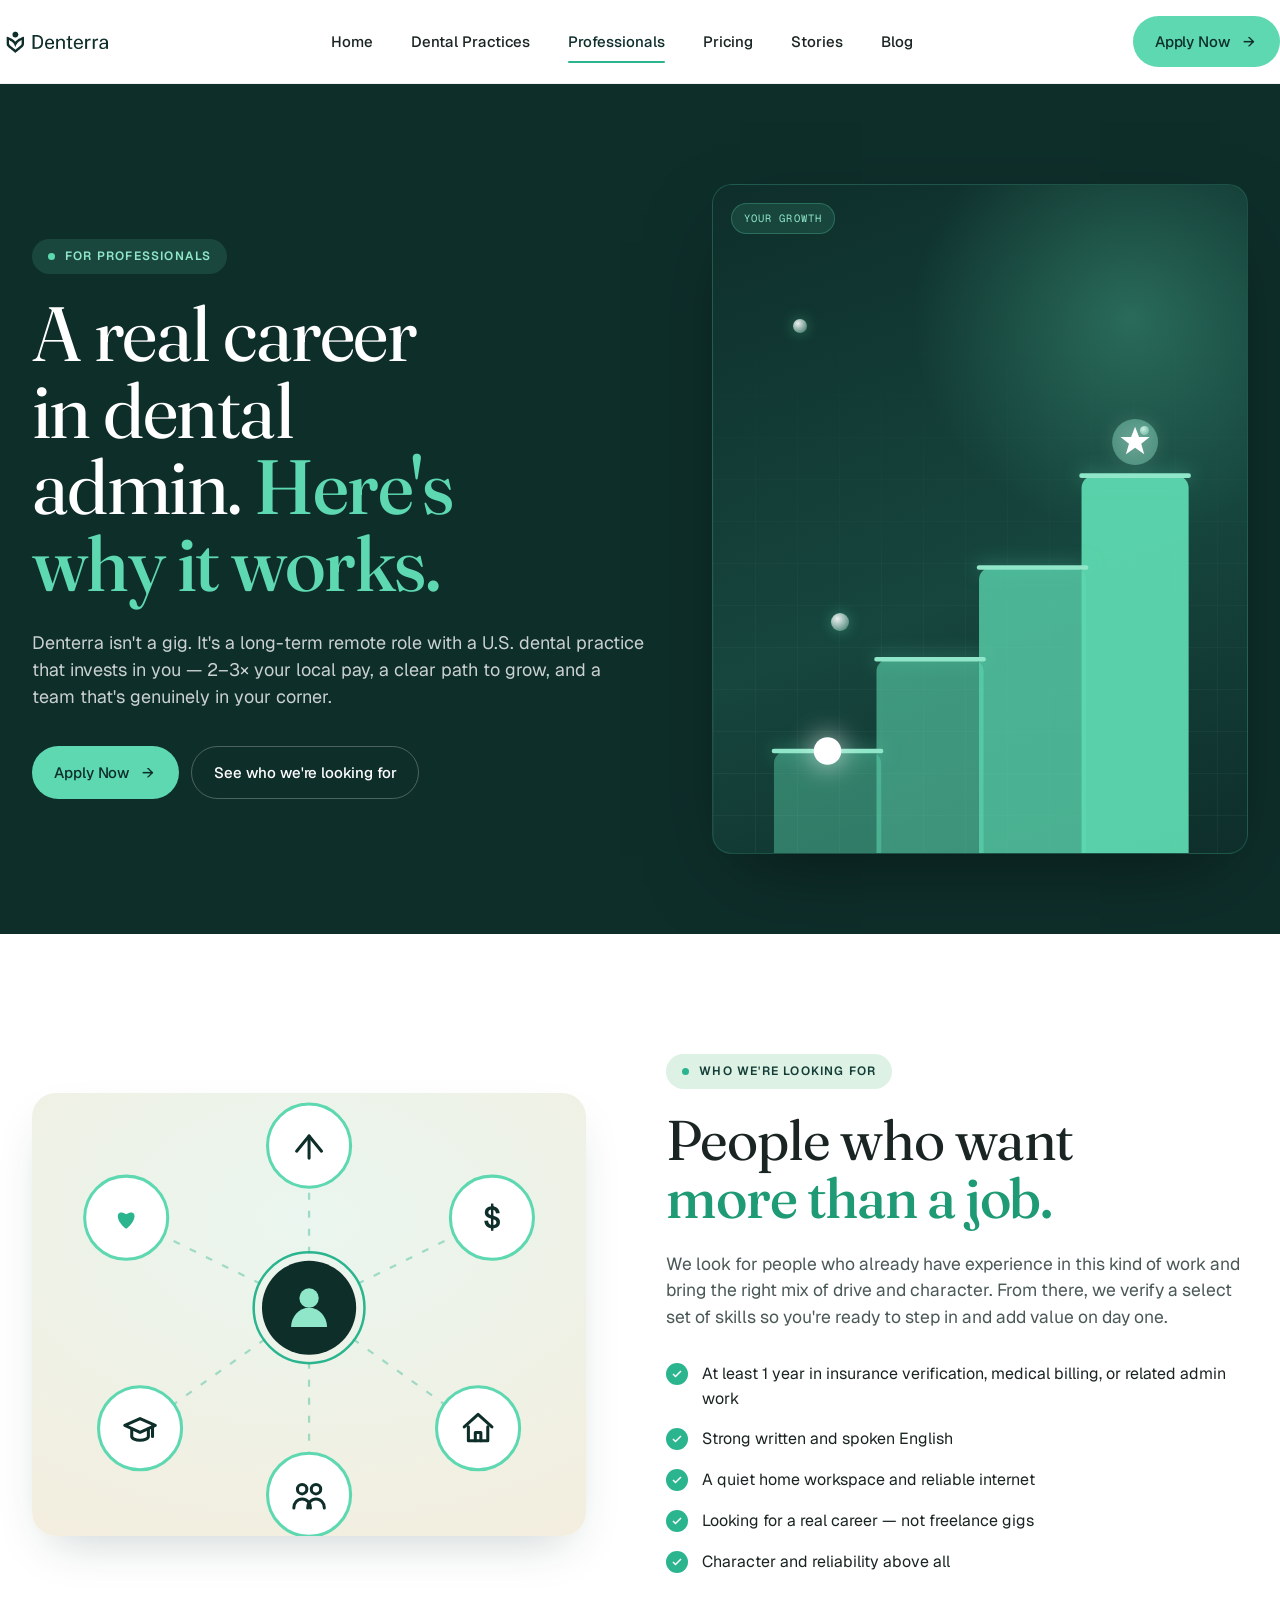
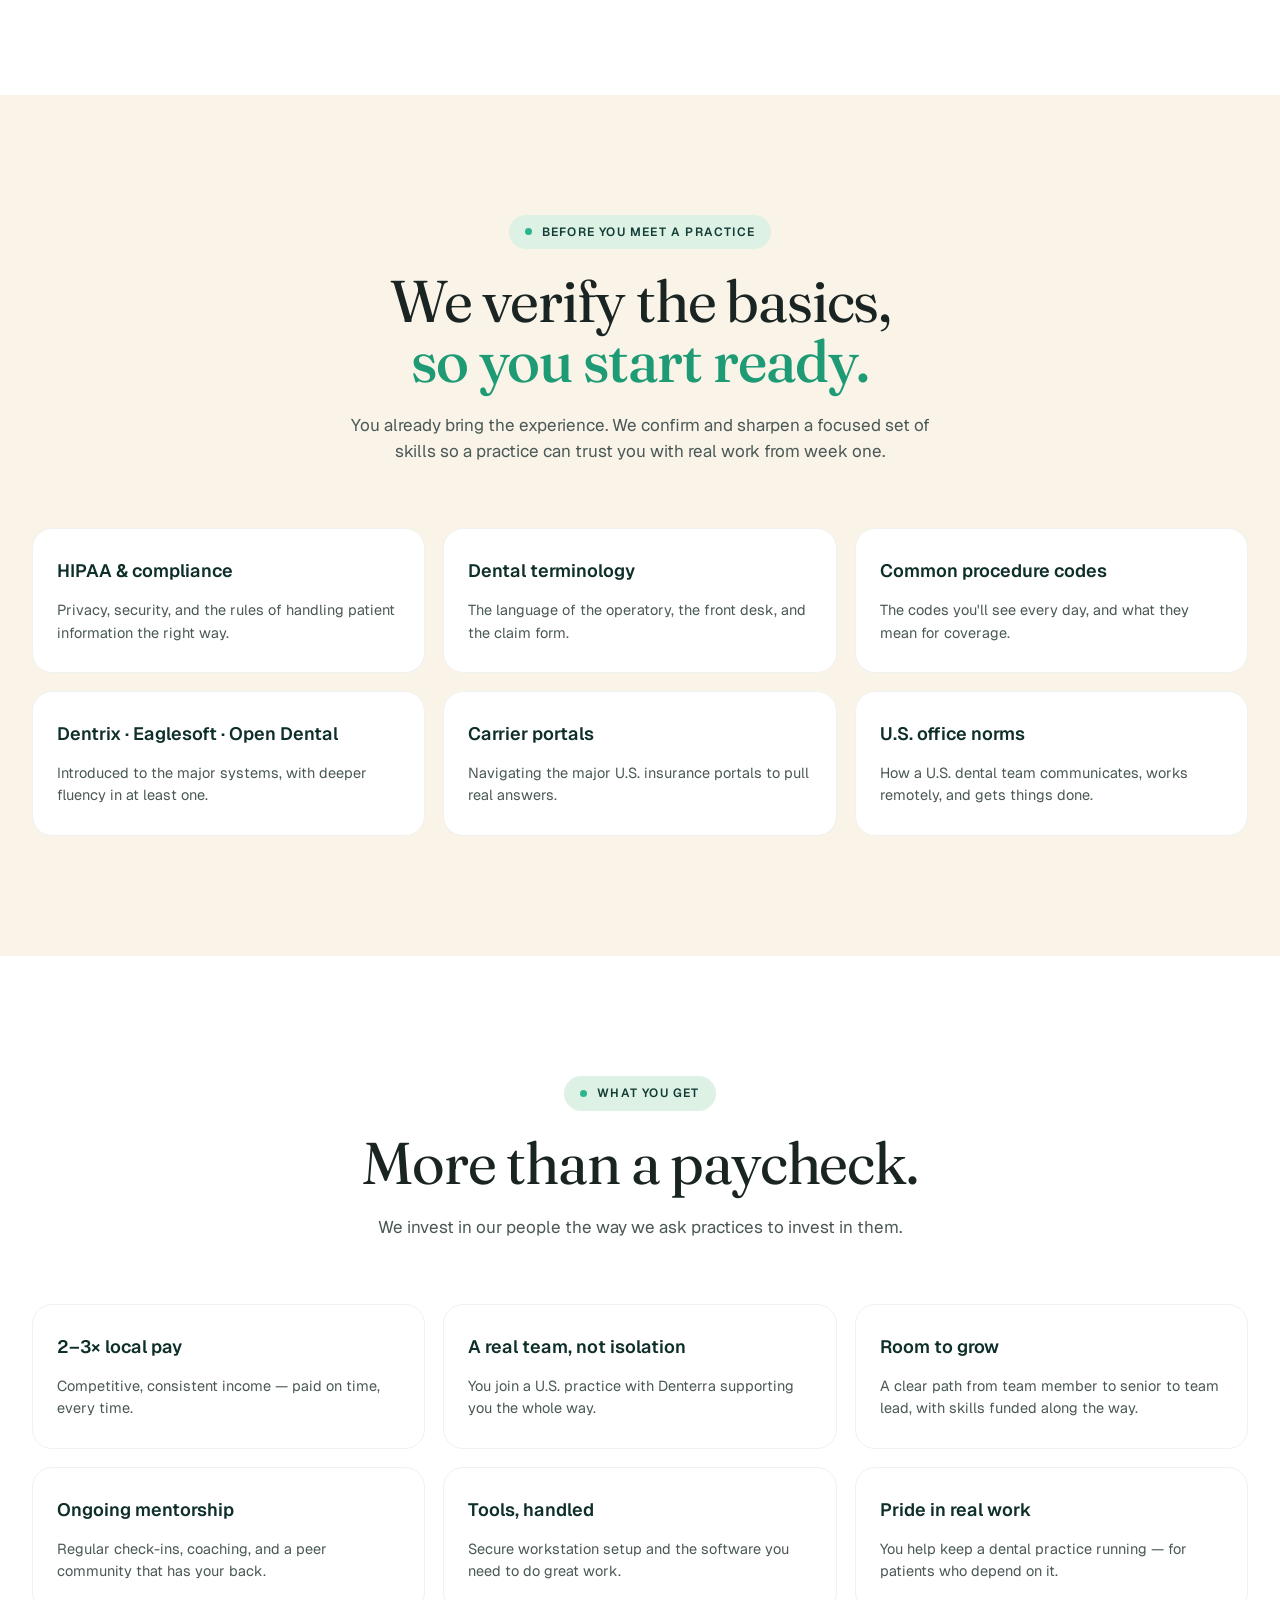
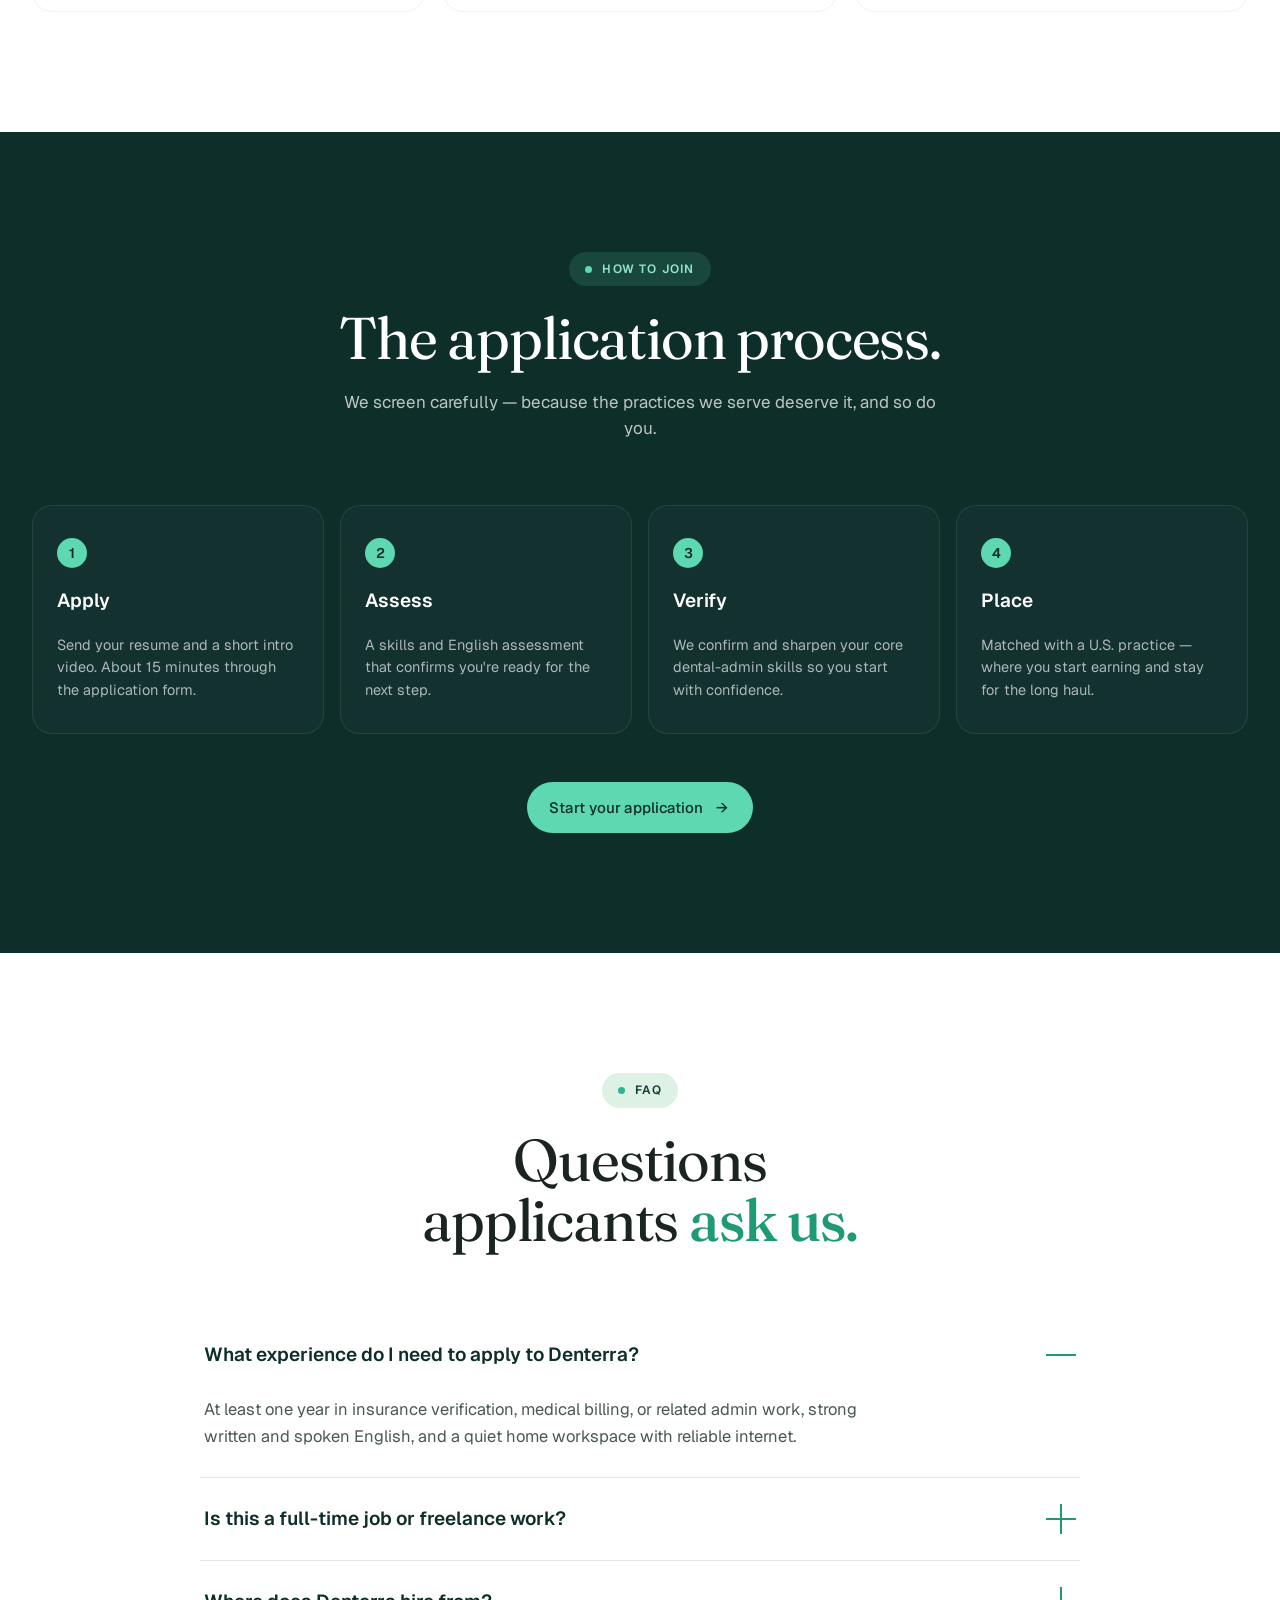
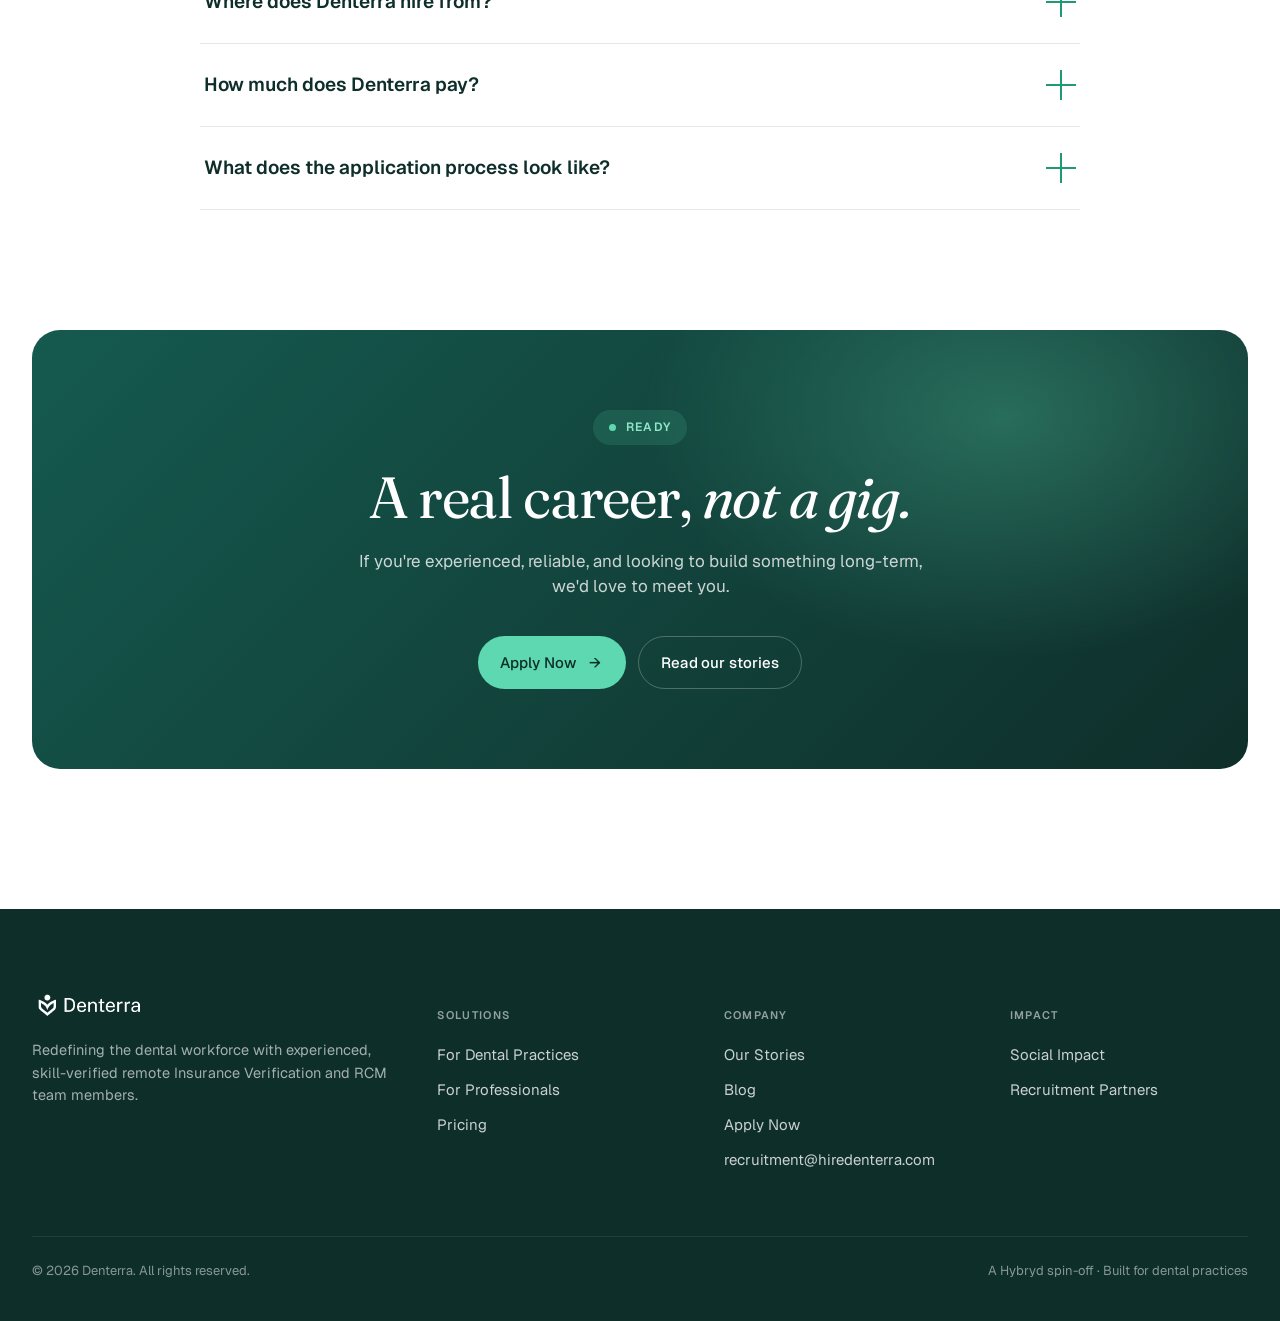
<file: professionals.html>
<!doctype html>
<html lang="en">
<head>
<meta charset="utf-8" />
<meta name="viewport" content="width=device-width,initial-scale=1" />
<title>Remote Dental Admin Careers for Professionals | Denterra</title>
<meta name="description" content="A full-time remote dental admin career with a U.S. dental practice. 2 to 3x local pay, mentorship, and a real growth path. 1+ year of billing experience needed.">
<link rel="canonical" href="https://www.hiredenterra.com/professionals.html">
<meta name="robots" content="index, follow, max-image-preview:large, max-snippet:-1">
<meta name="theme-color" content="#0E2E2A">
<meta property="og:type" content="website">
<meta property="og:site_name" content="Denterra">
<meta property="og:locale" content="en_US">
<meta property="og:url" content="https://www.hiredenterra.com/professionals.html">
<meta property="og:title" content="Remote Dental Admin Careers for Professionals | Denterra">
<meta property="og:description" content="A full-time remote dental admin career with a U.S. dental practice. 2 to 3x local pay, mentorship, and a real growth path. 1+ year of billing experience needed.">
<meta property="og:image" content="https://www.hiredenterra.com/assets/og-image.png">
<meta property="og:image:width" content="1200">
<meta property="og:image:height" content="630">
<meta property="og:image:alt" content="Denterra: remote dental admin staffing">
<meta name="twitter:card" content="summary_large_image">
<meta name="twitter:title" content="Remote Dental Admin Careers for Professionals | Denterra">
<meta name="twitter:description" content="A full-time remote dental admin career with a U.S. dental practice. 2 to 3x local pay, mentorship, and a real growth path. 1+ year of billing experience needed.">
<meta name="twitter:image" content="https://www.hiredenterra.com/assets/og-image.png">
<script type="application/ld+json">
{
 "@context": "https://schema.org",
 "@graph": [
  {
   "@id": "https://www.hiredenterra.com/#organization"
  },
  {
   "@type": "BreadcrumbList",
   "itemListElement": [
    {
     "@type": "ListItem",
     "position": 1,
     "name": "Home",
     "item": "https://www.hiredenterra.com/"
    },
    {
     "@type": "ListItem",
     "position": 2,
     "name": "For Professionals",
     "item": "https://www.hiredenterra.com/professionals.html"
    }
   ]
  },
  {
   "@type": "FAQPage",
   "mainEntity": [
    {
     "@type": "Question",
     "name": "What experience do I need to apply to Denterra?",
     "acceptedAnswer": {
      "@type": "Answer",
      "text": "At least one year in insurance verification, medical billing, or related admin work, strong written and spoken English, and a quiet home workspace with reliable internet."
     }
    },
    {
     "@type": "Question",
     "name": "Is this a full-time job or freelance work?",
     "acceptedAnswer": {
      "@type": "Answer",
      "text": "Full-time only, 40 hours a week with one U.S. dental practice. Denterra does not place part-time or gig roles. The goal is a long-term career where you grow from team member to senior to team lead."
     }
    },
    {
     "@type": "Question",
     "name": "Where does Denterra hire from?",
     "acceptedAnswer": {
      "@type": "Answer",
      "text": "Primarily the Philippines, with recruiting in Zimbabwe, Argentina, and other regions. Recruiting partners include BYU Pathway Worldwide."
     }
    },
    {
     "@type": "Question",
     "name": "How much does Denterra pay?",
     "acceptedAnswer": {
      "@type": "Answer",
      "text": "Team members typically earn 2 to 3 times local pay in their home country, paid on time and consistently, with Denterra handling your equipment and secure workstation setup."
     }
    },
    {
     "@type": "Question",
     "name": "What does the application process look like?",
     "acceptedAnswer": {
      "@type": "Answer",
      "text": "Four steps: apply with your resume and a short intro video (about 15 minutes), complete a skills and English assessment, verify and sharpen your core dental admin skills with us, then get matched with a U.S. practice."
     }
    }
   ]
  }
 ]
}
</script>
<link rel="preconnect" href="https://fonts.googleapis.com" />
<link rel="preconnect" href="https://fonts.gstatic.com" crossorigin />
<link href="https://fonts.googleapis.com/css2?family=Fraunces:ital,opsz,wght@0,9..144,400;0,9..144,500;0,9..144,600;1,9..144,400;1,9..144,500&family=Geist:wght@300;400;500;600&family=Geist+Mono:wght@400;500&display=swap" rel="stylesheet" />
<link rel="icon" type="image/png" href="favicon.png">
<link rel="apple-touch-icon" href="denterra-icon-teal.png">
<link rel="stylesheet" href="styles.css" />
</head>
<body>

<!-- ================ NAV ================ -->
<nav class="nav"><input type="checkbox" id="nav-toggle" class="nav-toggle" aria-hidden="true" hidden="">
  <div class="wrap nav-row">
    <a href="index.html" class="brand">
      <img class="brand-logo" src="denterra-teal.png" alt="Denterra" width="746" height="213">
    </a>
    <div class="nav-links">
      <a href="index.html">Home</a>
      <a href="dental-practices.html">Dental Practices</a>
      <a href="professionals.html" class="active">Professionals</a>
      <a href="pricing.html">Pricing</a>
      <a href="stories.html">Stories</a>
      <a href="blog/">Blog</a><a class="nav-menu-cta" href="https://calendly.com/russell-hiredenterra/30min" target="_blank" rel="noopener">Book a Call <span class="arr">→</span></a>
    </div>
    <a class="btn btn-primary" href="https://api.leadconnectorhq.com/widget/form/YrEqHVxlbgLiwTwMgOcV" target="_blank" rel="noopener">Apply Now <span class="arr">→</span></a><label for="nav-toggle" class="nav-burger" aria-label="Open menu"><span></span><span></span><span></span></label>
  </div>
</nav>

<!-- ================ PAGE HERO ================ -->
<header class="page-hero split" data-screen-label="01 Hero">
  <div class="wrap">
    <div class="hero-copy">
      <span class="eyebrow on-dark">For Professionals</span>
      <h1>A real career in dental admin. <em>Here's why it works.</em></h1>
      <p class="lede">Denterra isn't a gig. It's a long-term remote role with a U.S. dental practice that invests in you — 2–3× your local pay, a clear path to grow, and a team that's genuinely in your corner.</p>
      <div class="ctas">
        <a class="btn btn-primary" href="https://api.leadconnectorhq.com/widget/form/YrEqHVxlbgLiwTwMgOcV" target="_blank" rel="noopener">Apply Now <span class="arr">→</span></a>
        <a href="#who" class="btn btn-outline-on-dark">See who we're looking for</a>
      </div>
    </div>
    <div class="hero-portrait pa-hero" aria-hidden="true">
      <div class="pa-grid"></div>
      <div class="pa-glow"></div>
      <span class="pa-chip" style="white-space:nowrap">Your growth</span>
      <svg class="pa-stairs" viewBox="0 0 300 380" preserveAspectRatio="xMidYMax meet" aria-hidden="true">
        <rect class="step" x="15"  y="300" width="70" height="90"  rx="8" style="opacity:.42"></rect>
        <rect class="step" x="82"  y="240" width="70" height="150" rx="8" style="opacity:.58"></rect>
        <rect class="step" x="149" y="180" width="70" height="210" rx="8" style="opacity:.76"></rect>
        <rect class="step" x="216" y="120" width="70" height="270" rx="8" style="opacity:.95"></rect>
        <path class="edge" d="M15,300 H85 M82,240 H152 M149,180 H219 M216,120 H286"></path>
        <g class="goal" transform="translate(251,98)">
          <circle class="goal-halo" r="15"></circle>
          <path class="goal-star" d="M0,-10 L2.6,-3.2 L9.5,-3.2 L4,1.2 L6,8 L0,3.8 L-6,8 L-4,1.2 L-9.5,-3.2 L-2.6,-3.2 Z"></path>
        </g>
        <circle class="pa-climb" r="9"></circle>
      </svg>
      <div class="pa-orbs">
        <i style="width:14px;height:14px;top:20%;left:15%;animation-delay:0s"></i>
        <i style="width:9px;height:9px;top:36%;left:80%;animation-delay:-3.2s"></i>
        <i style="width:18px;height:18px;top:64%;left:22%;animation-delay:-5.5s"></i>
      </div>
    </div>
  </div>
</header>

<!-- ================ WHO ================ -->
<section id="who" data-screen-label="02 Who">
  <div class="wrap">
    <div class="split-photo">
      <div class="photo">
        <div class="pa-net" aria-hidden="true">
          <svg viewBox="0 0 400 340" preserveAspectRatio="xMidYMid slice">
            <g class="links">
              <line class="lnk" x1="200" y1="165" x2="200" y2="48"></line>
              <line class="lnk" x1="200" y1="165" x2="332" y2="100"></line>
              <line class="lnk" x1="200" y1="165" x2="322" y2="252"></line>
              <line class="lnk" x1="200" y1="165" x2="200" y2="300"></line>
              <line class="lnk" x1="200" y1="165" x2="78"  y2="252"></line>
              <line class="lnk" x1="200" y1="165" x2="68"  y2="100"></line>
            </g>

            <!-- Growth -->
            <g class="node" transform="translate(200,48)">
              <circle class="halo" r="30" style="animation-delay:0s"></circle>
              <circle class="disc" r="30"></circle>
              <g class="ic"><path d="M-9,4 L0,-7 L9,4"></path><path d="M0,-7 L0,9"></path></g>
            </g>
            <!-- Money -->
            <g class="node" transform="translate(332,100)">
              <circle class="halo" r="30" style="animation-delay:-0.6s"></circle>
              <circle class="disc" r="30"></circle>
              <g class="ic"><text x="0" y="7.5" text-anchor="middle" font-size="22" font-weight="600">$</text></g>
            </g>
            <!-- House -->
            <g class="node" transform="translate(322,252)">
              <circle class="halo" r="30" style="animation-delay:-1.2s"></circle>
              <circle class="disc" r="30"></circle>
              <g class="ic"><path d="M-10,-1 L0,-10 L10,-1"></path><path d="M-7,-1 L-7,9 L7,9 L7,-1"></path><path d="M-2,9 L-2,3 L2,3 L2,9"></path></g>
            </g>
            <!-- Family -->
            <g class="node" transform="translate(200,300)">
              <circle class="halo" r="30" style="animation-delay:-1.8s"></circle>
              <circle class="disc" r="30"></circle>
              <g class="ic"><circle cx="-5" cy="-4" r="3.4"></circle><path d="M-11,9.5 a6,6.5 0 0 1 12,0"></path><circle cx="5" cy="-4" r="3.4"></circle><path d="M-1,9.5 a6,6.5 0 0 1 12,0"></path></g>
            </g>
            <!-- Skill -->
            <g class="node" transform="translate(78,252)">
              <circle class="halo" r="30" style="animation-delay:-2.4s"></circle>
              <circle class="disc" r="30"></circle>
              <g class="ic"><path d="M-11,-2 L0,-7 L11,-2 L0,3 Z"></path><path d="M-6,0.5 L-6,6 a6,2.6 0 0 0 12,0 L6,0.5"></path><path d="M9,-1 L9,6"></path></g>
            </g>
            <!-- Care -->
            <g class="node" transform="translate(68,100)">
              <circle class="halo" r="30" style="animation-delay:-3s"></circle>
              <circle class="disc" r="30"></circle>
              <g class="ic"><path class="solid" d="M0,8 C-9,1 -7,-7 0,-2.5 C7,-7 9,1 0,8 Z"></path></g>
            </g>

            <!-- Hub: you -->
            <g class="hub" transform="translate(200,165)">
              <circle class="hub-ring" r="40"></circle>
              <circle class="hub-disc" r="34"></circle>
              <g class="hub-ic"><circle cx="0" cy="-7" r="7"></circle><path d="M-13,14 a13,14 0 0 1 26,0 Z"></path></g>
            </g>
          </svg>
        </div>
      </div>
      <div class="col-text">
        <span class="eyebrow">Who we're looking for</span>
        <h2>People who want <em>more than a job.</em></h2>
        <p class="lede">We look for people who already have experience in this kind of work and bring the right mix of drive and character. From there, we verify a select set of skills so you're ready to step in and add value on day one.</p>
        <ul class="bullet-list">
          <li><span class="check"><svg viewBox="0 0 24 24" fill="none" stroke="currentColor" stroke-width="3"><path d="M4 12l5 5L20 6"/></svg></span> At least 1 year in insurance verification, medical billing, or related admin work</li>
          <li><span class="check"><svg viewBox="0 0 24 24" fill="none" stroke="currentColor" stroke-width="3"><path d="M4 12l5 5L20 6"/></svg></span> Strong written and spoken English</li>
          <li><span class="check"><svg viewBox="0 0 24 24" fill="none" stroke="currentColor" stroke-width="3"><path d="M4 12l5 5L20 6"/></svg></span> A quiet home workspace and reliable internet</li>
          <li><span class="check"><svg viewBox="0 0 24 24" fill="none" stroke="currentColor" stroke-width="3"><path d="M4 12l5 5L20 6"/></svg></span> Looking for a real career — not freelance gigs</li>
          <li><span class="check"><svg viewBox="0 0 24 24" fill="none" stroke="currentColor" stroke-width="3"><path d="M4 12l5 5L20 6"/></svg></span> Character and reliability above all</li>
        </ul>
      </div>
    </div>
  </div>
</section>

<!-- ================ WHAT WE VERIFY ================ -->
<section class="bg-cream" id="verify" data-screen-label="03 What we verify">
  <div class="wrap">
    <div class="sec-head">
      <span class="eyebrow">Before you meet a practice</span>
      <h2 class="display">We verify the basics, <em>so you start ready.</em></h2>
      <p class="lede">You already bring the experience. We confirm and sharpen a focused set of skills so a practice can trust you with real work from week one.</p>
    </div>
    <div class="perks-grid">
      <div class="perk-card"><h3>HIPAA &amp; compliance</h3><p>Privacy, security, and the rules of handling patient information the right way.</p></div>
      <div class="perk-card"><h3>Dental terminology</h3><p>The language of the operatory, the front desk, and the claim form.</p></div>
      <div class="perk-card"><h3>Common procedure codes</h3><p>The codes you'll see every day, and what they mean for coverage.</p></div>
      <div class="perk-card"><h3>Dentrix · Eaglesoft · Open Dental</h3><p>Introduced to the major systems, with deeper fluency in at least one.</p></div>
      <div class="perk-card"><h3>Carrier portals</h3><p>Navigating the major U.S. insurance portals to pull real answers.</p></div>
      <div class="perk-card"><h3>U.S. office norms</h3><p>How a U.S. dental team communicates, works remotely, and gets things done.</p></div>
    </div>
  </div>
</section>

<!-- ================ WHAT YOU GET ================ -->
<section data-screen-label="04 What you get">
  <div class="wrap">
    <div class="sec-head">
      <span class="eyebrow">What you get</span>
      <h2 class="display">More than a paycheck.</h2>
      <p class="lede">We invest in our people the way we ask practices to invest in them.</p>
    </div>
    <div class="perks-grid">
      <div class="perk-card"><h3>2–3× local pay</h3><p>Competitive, consistent income — paid on time, every time.</p></div>
      <div class="perk-card"><h3>A real team, not isolation</h3><p>You join a U.S. practice with Denterra supporting you the whole way.</p></div>
      <div class="perk-card"><h3>Room to grow</h3><p>A clear path from team member to senior to team lead, with skills funded along the way.</p></div>
      <div class="perk-card"><h3>Ongoing mentorship</h3><p>Regular check-ins, coaching, and a peer community that has your back.</p></div>
      <div class="perk-card"><h3>Tools, handled</h3><p>Secure workstation setup and the software you need to do great work.</p></div>
      <div class="perk-card"><h3>Pride in real work</h3><p>You help keep a dental practice running — for patients who depend on it.</p></div>
    </div>
  </div>
</section>

<!-- ================ APPLY ================ -->
<section class="bg-dark" id="apply" data-screen-label="05 Apply">
  <div class="wrap">
    <div class="sec-head">
      <span class="eyebrow on-dark">How to join</span>
      <h2 class="display" style="color:#fff">The application process.</h2>
      <p class="lede on-dark">We screen carefully — because the practices we serve deserve it, and so do you.</p>
    </div>
    <div class="app-steps">
      <div class="app-step">
        <span class="n">1</span>
        <h3>Apply</h3>
        <p>Send your resume and a short intro video. About 15 minutes through the application form.</p>
      </div>
      <div class="app-step">
        <span class="n">2</span>
        <h3>Assess</h3>
        <p>A skills and English assessment that confirms you're ready for the next step.</p>
      </div>
      <div class="app-step">
        <span class="n">3</span>
        <h3>Verify</h3>
        <p>We confirm and sharpen your core dental-admin skills so you start with confidence.</p>
      </div>
      <div class="app-step">
        <span class="n">4</span>
        <h3>Place</h3>
        <p>Matched with a U.S. practice — where you start earning and stay for the long haul.</p>
      </div>
    </div>
    <div style="text-align:center; margin-top:48px">
      <a class="btn btn-primary" href="https://api.leadconnectorhq.com/widget/form/YrEqHVxlbgLiwTwMgOcV" target="_blank" rel="noopener">Start your application <span class="arr">→</span></a>
    </div>
  </div>
</section>

<!-- ================ FAQ ================ -->
<section id="faq" data-screen-label="FAQ">
  <div class="wrap">
    <div class="sec-head">
      <span class="eyebrow">FAQ</span>
      <h2 class="display">Questions applicants <em>ask us.</em></h2>
    </div>
    <div class="faq-wrap">
      <details class="faq-item" open><summary class="faq-q"><span>What experience do I need to apply to Denterra?</span><span class="faq-q-icon"></span></summary><div class="faq-a">At least one year in insurance verification, medical billing, or related admin work, strong written and spoken English, and a quiet home workspace with reliable internet.</div></details>
      <details class="faq-item"><summary class="faq-q"><span>Is this a full-time job or freelance work?</span><span class="faq-q-icon"></span></summary><div class="faq-a">Full-time only, 40 hours a week with one U.S. dental practice. Denterra does not place part-time or gig roles. The goal is a long-term career where you grow from team member to senior to team lead.</div></details>
      <details class="faq-item"><summary class="faq-q"><span>Where does Denterra hire from?</span><span class="faq-q-icon"></span></summary><div class="faq-a">Primarily the Philippines, with recruiting in Zimbabwe, Argentina, and other regions. Recruiting partners include BYU Pathway Worldwide.</div></details>
      <details class="faq-item"><summary class="faq-q"><span>How much does Denterra pay?</span><span class="faq-q-icon"></span></summary><div class="faq-a">Team members typically earn 2 to 3 times local pay in their home country, paid on time and consistently, with Denterra handling your equipment and secure workstation setup.</div></details>
      <details class="faq-item"><summary class="faq-q"><span>What does the application process look like?</span><span class="faq-q-icon"></span></summary><div class="faq-a">Four steps: apply with your resume and a short intro video (about 15 minutes), complete a skills and English assessment, verify and sharpen your core dental admin skills with us, then get matched with a U.S. practice.</div></details>
    </div>
  </div>
</section>

<!-- ================ CTA ================ -->
<div class="cta-banner-wrap" id="cta">
  <div class="wrap">
    <div class="cta-banner">
      <span class="eyebrow on-dark">Ready</span>
      <h2>A real career, <em>not a gig.</em></h2>
      <p class="lede on-dark">If you're experienced, reliable, and looking to build something long-term, we'd love to meet you.</p>
      <div class="ctas">
        <a class="btn btn-primary" href="https://api.leadconnectorhq.com/widget/form/YrEqHVxlbgLiwTwMgOcV" target="_blank" rel="noopener">Apply Now <span class="arr">→</span></a>
        <a href="stories.html" class="btn btn-outline-on-dark">Read our stories</a>
      </div>
    </div>
  </div>
</div>

<!-- ================ FOOTER ================ -->
<footer>
  <div class="wrap">
    <div class="foot-grid">
      <div class="foot-brand">
        <a href="index.html" class="brand"><img class="brand-logo" src="denterra-white.png" alt="Denterra" width="746" height="213"></a>
        <p class="foot-blurb">Redefining the dental workforce with experienced, skill-verified remote Insurance Verification and RCM team members.</p>
      </div>
      <div class="foot-col"><h5>Solutions</h5><ul><li><a href="dental-practices.html">For Dental Practices</a></li><li><a href="professionals.html">For Professionals</a></li><li><a href="pricing.html">Pricing</a></li></ul></div>
      <div class="foot-col"><h5>Company</h5><ul><li><a href="stories.html">Our Stories</a></li><li><a href="blog/">Blog</a></li><li><a  href="https://api.leadconnectorhq.com/widget/form/YrEqHVxlbgLiwTwMgOcV" target="_blank" rel="noopener">Apply Now</a></li><li><a href="mailto:recruitment@hiredenterra.com">recruitment@hiredenterra.com</a></li></ul></div>
      <div class="foot-col"><h5>Impact</h5><ul><li><a href="stories.html#impact">Social Impact</a></li><li><a href="stories.html#impact">Recruitment Partners</a></li></ul></div>
    </div>
    <div class="foot-bottom"><span>© 2026 Denterra. All rights reserved.</span><span>A <a href="https://hirehybryd.com" rel="noopener">Hybryd</a> spin-off · Built for dental practices</span></div>
  </div>
</footer>

</body>
</html>
</file>
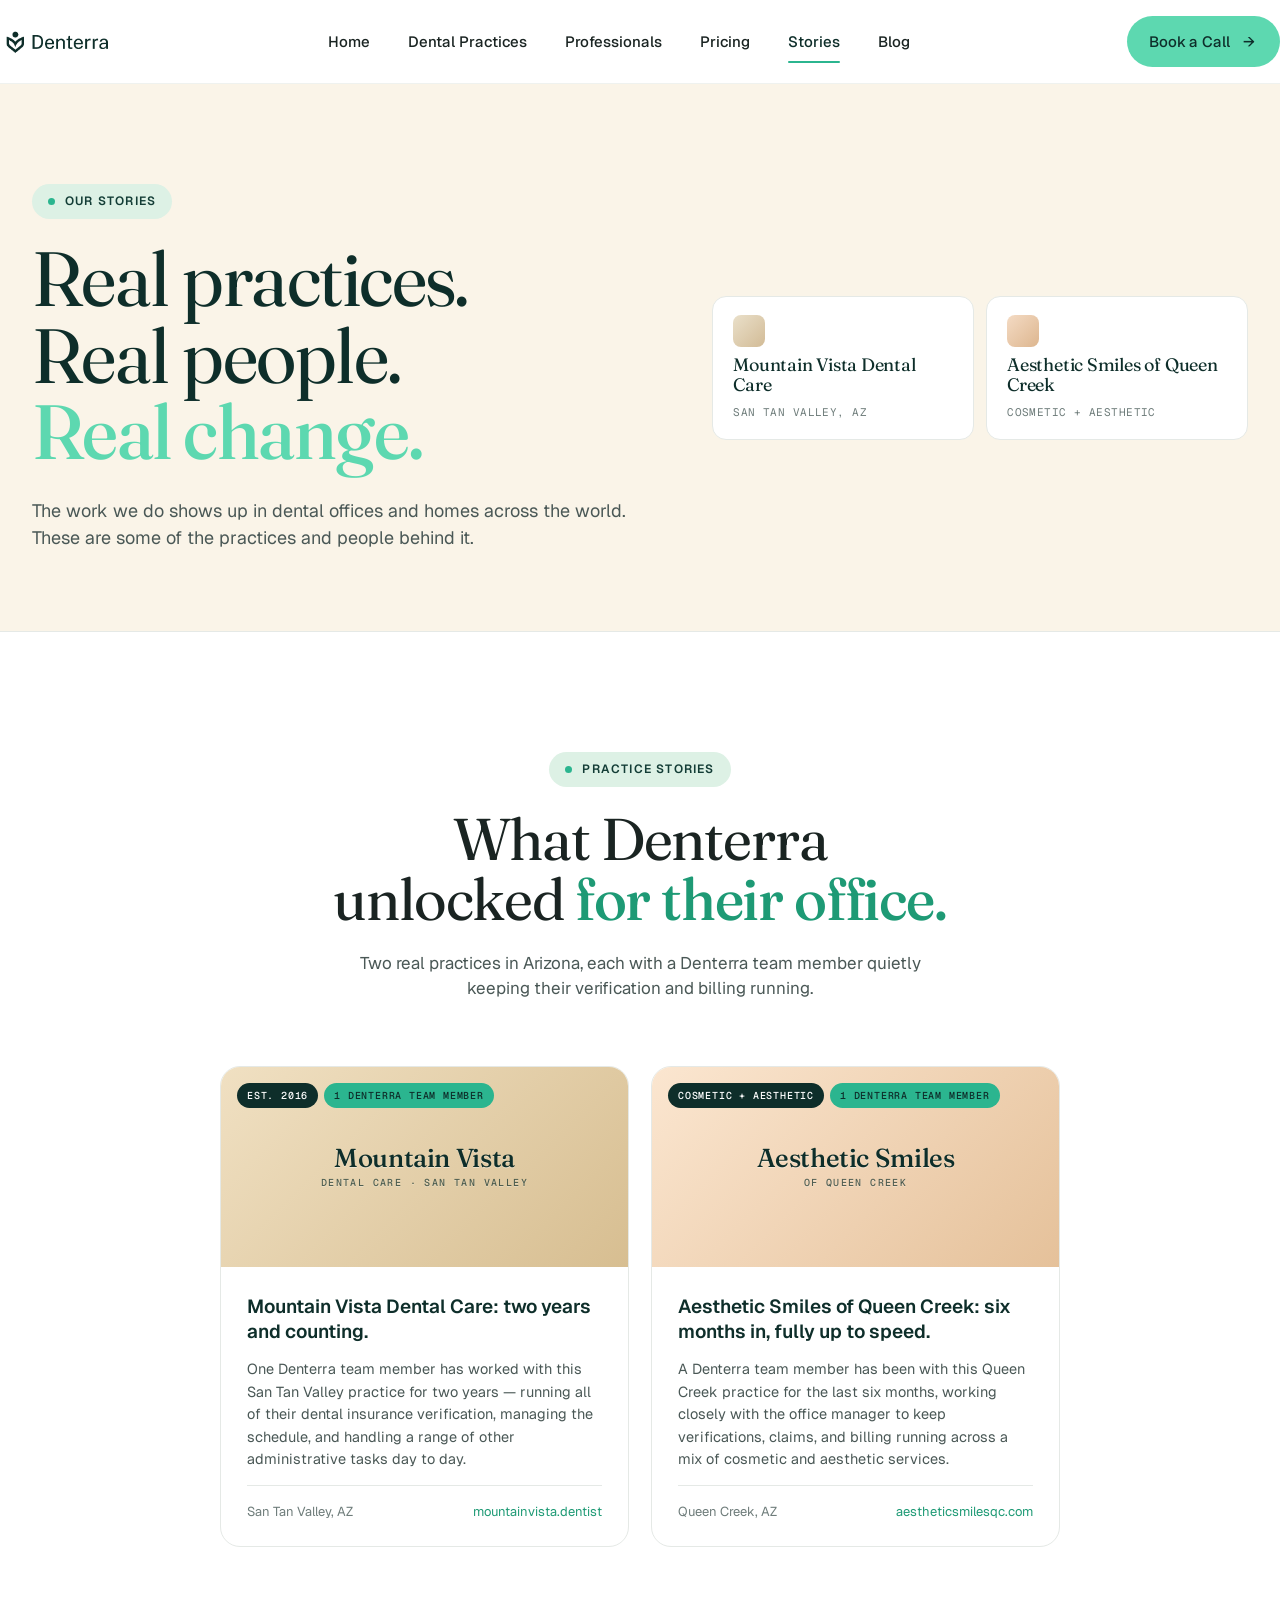
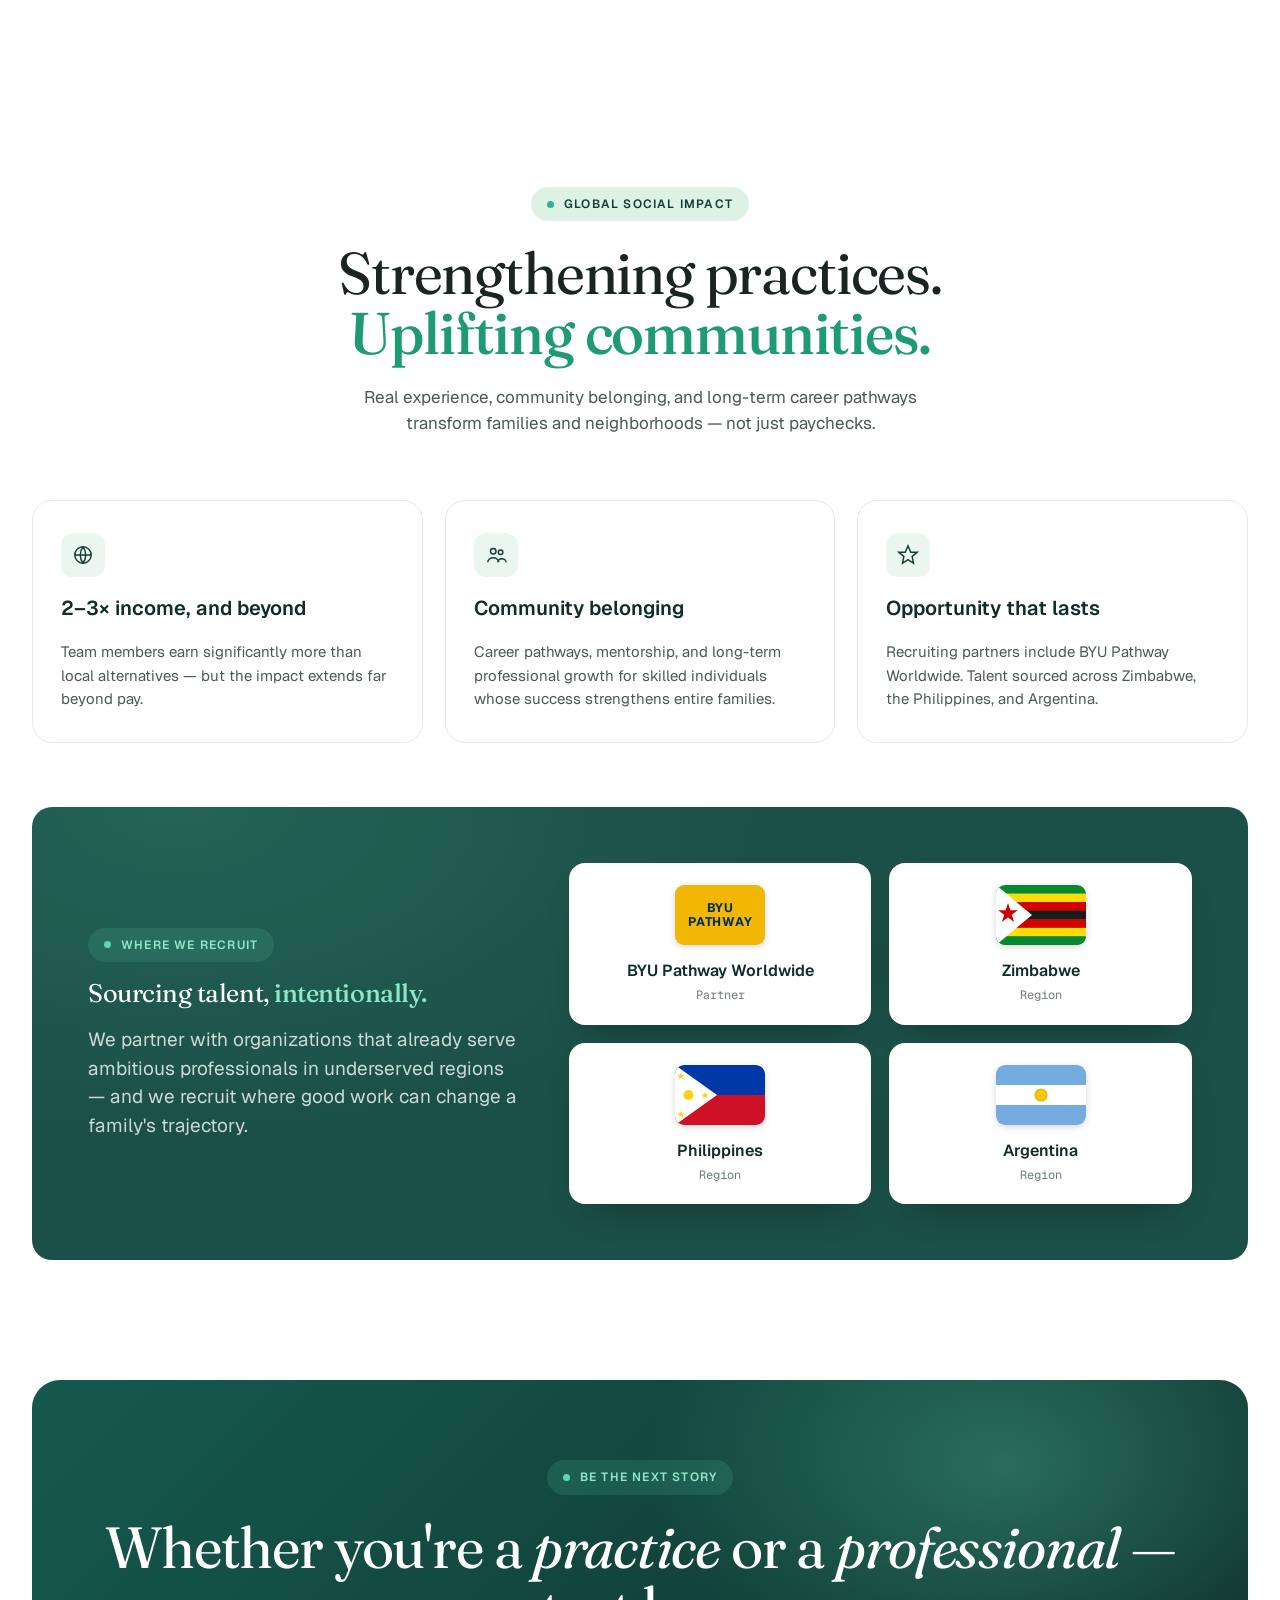
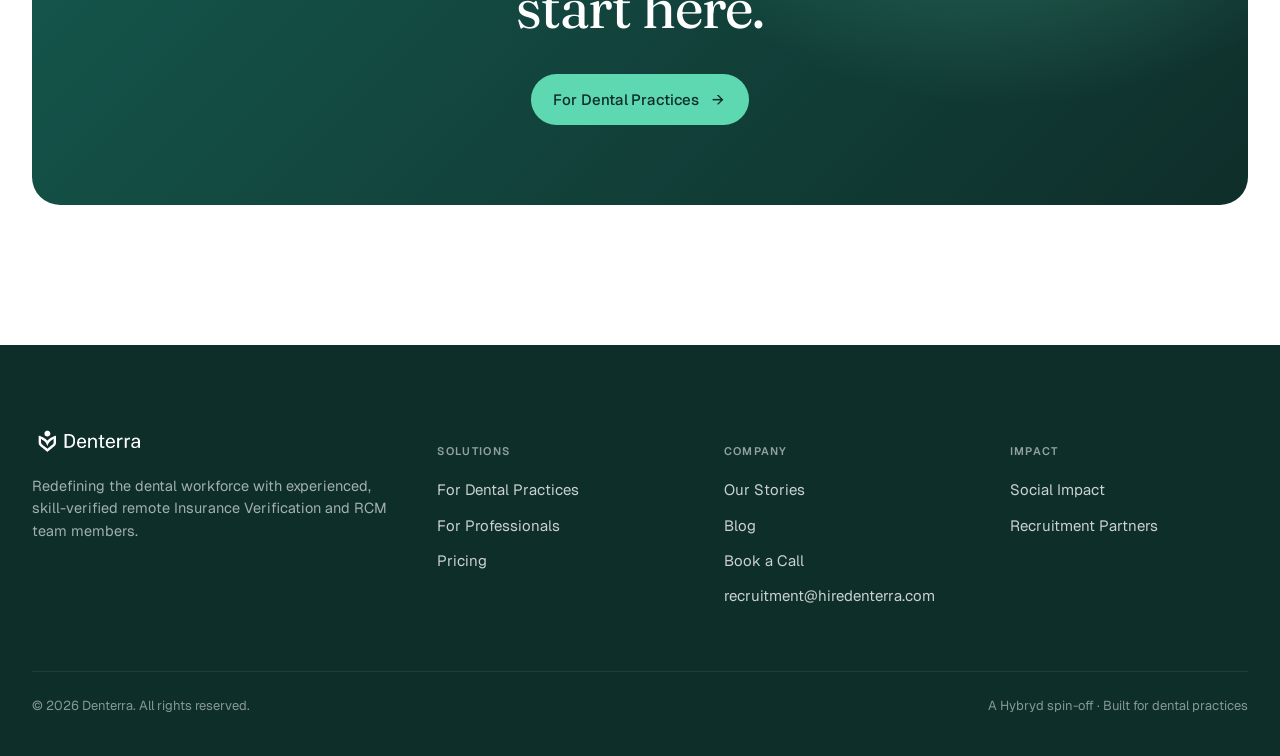
<file: stories.html>
<!doctype html>
<html lang="en">
<head>
<meta charset="utf-8" />
<meta name="viewport" content="width=device-width,initial-scale=1" />
<title>Client Stories & Social Impact | Denterra</title>
<meta name="description" content="How dental practices in Arizona run insurance verification and billing with Denterra team members, and how the work changes lives in the Philippines, Zimbabwe, and Argentina.">
<link rel="canonical" href="https://www.hiredenterra.com/stories.html">
<meta name="robots" content="index, follow, max-image-preview:large, max-snippet:-1">
<meta name="theme-color" content="#0E2E2A">
<meta property="og:type" content="website">
<meta property="og:site_name" content="Denterra">
<meta property="og:locale" content="en_US">
<meta property="og:url" content="https://www.hiredenterra.com/stories.html">
<meta property="og:title" content="Client Stories & Social Impact | Denterra">
<meta property="og:description" content="How dental practices in Arizona run insurance verification and billing with Denterra team members, and how the work changes lives in the Philippines, Zimbabwe, and Argentina.">
<meta property="og:image" content="https://www.hiredenterra.com/assets/og-image.png">
<meta property="og:image:width" content="1200">
<meta property="og:image:height" content="630">
<meta property="og:image:alt" content="Denterra: remote dental admin staffing">
<meta name="twitter:card" content="summary_large_image">
<meta name="twitter:title" content="Client Stories & Social Impact | Denterra">
<meta name="twitter:description" content="How dental practices in Arizona run insurance verification and billing with Denterra team members, and how the work changes lives in the Philippines, Zimbabwe, and Argentina.">
<meta name="twitter:image" content="https://www.hiredenterra.com/assets/og-image.png">
<script type="application/ld+json">
{
 "@context": "https://schema.org",
 "@graph": [
  {
   "@id": "https://www.hiredenterra.com/#organization"
  },
  {
   "@type": "BreadcrumbList",
   "itemListElement": [
    {
     "@type": "ListItem",
     "position": 1,
     "name": "Home",
     "item": "https://www.hiredenterra.com/"
    },
    {
     "@type": "ListItem",
     "position": 2,
     "name": "Stories",
     "item": "https://www.hiredenterra.com/stories.html"
    }
   ]
  }
 ]
}
</script>
<link rel="preconnect" href="https://fonts.googleapis.com" />
<link rel="preconnect" href="https://fonts.gstatic.com" crossorigin />
<link href="https://fonts.googleapis.com/css2?family=Fraunces:ital,opsz,wght@0,9..144,400;0,9..144,500;0,9..144,600;1,9..144,400;1,9..144,500&family=Geist:wght@300;400;500;600&family=Geist+Mono:wght@400;500&display=swap" rel="stylesheet" />
<link rel="icon" type="image/png" href="favicon.png">
<link rel="apple-touch-icon" href="denterra-icon-teal.png">
<link rel="stylesheet" href="styles.css" />
</head>
<body>

<!-- ================ NAV ================ -->
<nav class="nav"><input type="checkbox" id="nav-toggle" class="nav-toggle" aria-hidden="true" hidden="">
  <div class="wrap nav-row">
    <a href="index.html" class="brand">
      <img class="brand-logo" src="denterra-teal.png" alt="Denterra" width="746" height="213">
    </a>
    <div class="nav-links">
      <a href="index.html">Home</a>
      <a href="dental-practices.html">Dental Practices</a>
      <a href="professionals.html">Professionals</a>
      <a href="pricing.html">Pricing</a>
      <a href="stories.html" class="active">Stories</a>
      <a href="blog/">Blog</a><a class="nav-menu-cta" href="https://calendly.com/russell-hiredenterra/30min" target="_blank" rel="noopener">Book a Call <span class="arr">→</span></a>
    </div>
    <a class="btn btn-primary" href="https://calendly.com/russell-hiredenterra/30min" target="_blank" rel="noopener">Book a Call <span class="arr">→</span></a><label for="nav-toggle" class="nav-burger" aria-label="Open menu"><span></span><span></span><span></span></label>
  </div>
</nav>

<!-- ================ PAGE HERO ================ -->
<header class="page-hero cream split" data-screen-label="01 Hero">
  <div class="wrap">
    <div class="hero-copy">
      <span class="eyebrow on-dark">Our Stories</span>
      <h1>Real practices. Real people. <em>Real change.</em></h1>
      <p class="lede">The work we do shows up in dental offices and homes across the world. These are some of the practices and people behind it.</p>
    </div>
    <div class="hero-stories">
      <article class="hero-mini-story">
        <div class="swatch sand"></div>
        <div class="who">Mountain Vista Dental Care</div>
        <div class="loc">San Tan Valley, AZ</div>
      </article>
      <article class="hero-mini-story">
        <div class="swatch peach"></div>
        <div class="who">Aesthetic Smiles of Queen Creek</div>
        <div class="loc">Cosmetic + aesthetic</div>
      </article>
    </div>
  </div>
</header>

<!-- ================ PRACTICE STORIES ================ -->
<section data-screen-label="02 Practice stories">
  <div class="wrap">
    <div class="sec-head">
      <span class="eyebrow">Practice stories</span>
      <h2 class="display">What Denterra unlocked <em>for their office.</em></h2>
      <p class="lede">Two real practices in Arizona, each with a Denterra team member quietly keeping their verification and billing running.</p>
    </div>

    <div class="story-cards">
      <article class="story-card">
        <div class="story-band sand">
          <div class="tags"><span class="stag">Est. 2016</span><span class="stag green">1 Denterra Team Member</span></div>
          <div class="logo">Mountain Vista<small>Dental Care · San Tan Valley</small></div>
        </div>
        <div class="story-body">
          <h3>Mountain Vista Dental Care: two years and counting.</h3>
          <p>One Denterra team member has worked with this San Tan Valley practice for two years — running all of their dental insurance verification, managing the schedule, and handling a range of other administrative tasks day to day.</p>
          <div class="story-foot">
            <span>San Tan Valley, AZ</span>
            <a href="https://mountainvista.dentist" target="_blank" rel="noopener">mountainvista.dentist</a>
          </div>
        </div>
      </article>

      <article class="story-card">
        <div class="story-band peach">
          <div class="tags"><span class="stag">Cosmetic + Aesthetic</span><span class="stag green">1 Denterra Team Member</span></div>
          <div class="logo">Aesthetic Smiles<small>of Queen Creek</small></div>
        </div>
        <div class="story-body">
          <h3>Aesthetic Smiles of Queen Creek: six months in, fully up to speed.</h3>
          <p>A Denterra team member has been with this Queen Creek practice for the last six months, working closely with the office manager to keep verifications, claims, and billing running across a mix of cosmetic and aesthetic services.</p>
          <div class="story-foot">
            <span>Queen Creek, AZ</span>
            <a href="https://aestheticsmilesqc.com" target="_blank" rel="noopener">aestheticsmilesqc.com</a>
          </div>
        </div>
      </article>
    </div>
  </div>
</section>

<!-- ================ SOCIAL IMPACT ================ -->
<section id="impact" data-screen-label="03 Impact">
  <div class="wrap">
    <div class="sec-head">
      <span class="eyebrow">Global Social Impact</span>
      <h2 class="display">Strengthening practices.<br/><em>Uplifting communities.</em></h2>
      <p class="lede">Real experience, community belonging, and long-term career pathways transform families and neighborhoods — not just paychecks.</p>
    </div>
    <div class="impact-grid">
      <article class="impact-card">
        <span class="icon-tile"><svg viewBox="0 0 24 24" fill="none" stroke="currentColor" stroke-width="1.6"><circle cx="12" cy="12" r="9"/><path d="M3 12h18M12 3a15 15 0 010 18M12 3a15 15 0 000 18"/></svg></span>
        <h3>2–3× income, and beyond</h3>
        <p>Team members earn significantly more than local alternatives — but the impact extends far beyond pay.</p>
      </article>
      <article class="impact-card">
        <span class="icon-tile"><svg viewBox="0 0 24 24" fill="none" stroke="currentColor" stroke-width="1.6"><circle cx="9" cy="8" r="3"/><circle cx="17" cy="9" r="2.5"/><path d="M3 20c0-3 3-5 6-5s6 2 6 5M14 20c0-2 2-4 4.5-4S23 18 23 20"/></svg></span>
        <h3>Community belonging</h3>
        <p>Career pathways, mentorship, and long-term professional growth for skilled individuals whose success strengthens entire families.</p>
      </article>
      <article class="impact-card">
        <span class="icon-tile"><svg viewBox="0 0 24 24" fill="none" stroke="currentColor" stroke-width="1.6"><path d="M12 2l3 7h7l-5.5 4.5L18 21l-6-4-6 4 1.5-7.5L2 9h7z"/></svg></span>
        <h3>Opportunity that lasts</h3>
        <p>Recruiting partners include BYU Pathway Worldwide. Talent sourced across Zimbabwe, the Philippines, and Argentina.</p>
      </article>
    </div>

    <div class="sourcing-band">
      <div class="sourcing-grid">
        <div class="sourcing-copy">
          <span class="eyebrow on-dark">Where we recruit</span>
          <h2 class="display">Sourcing talent, <em>intentionally.</em></h2>
          <p class="lede on-dark">We partner with organizations that already serve ambitious professionals in underserved regions — and we recruit where good work can change a family's trajectory.</p>
        </div>
        <div class="src-cards">
          <article class="src-card">
            <div class="src-flag byu"><span>BYU<br/>PATHWAY</span></div>
            <div class="src-name">BYU Pathway Worldwide</div>
            <div class="src-tag">Partner</div>
          </article>
          <article class="src-card">
            <div class="src-flag">
              <svg viewBox="0 0 60 40" aria-hidden="true">
                <defs><clipPath id="zwClip"><rect width="60" height="40" rx="5"></rect></clipPath></defs>
                <g clip-path="url(#zwClip)">
                  <rect width="60" height="40" fill="#078930"></rect>
                  <rect y="5.71" width="60" height="5.72" fill="#FCDD09"></rect>
                  <rect y="11.43" width="60" height="5.72" fill="#D40000"></rect>
                  <rect y="17.14" width="60" height="5.72" fill="#1a1a1a"></rect>
                  <rect y="22.86" width="60" height="5.72" fill="#D40000"></rect>
                  <rect y="28.57" width="60" height="5.72" fill="#FCDD09"></rect>
                  <rect y="34.29" width="60" height="5.71" fill="#078930"></rect>
                  <polygon points="0,0 0,40 24,20" fill="#fff"></polygon>
                  <polygon points="8,12 9.6,16.8 14.6,16.8 10.5,19.8 12.1,24.6 8,21.6 3.9,24.6 5.5,19.8 1.4,16.8 6.4,16.8" fill="#D40000"></polygon>
                </g>
              </svg>
            </div>
            <div class="src-name">Zimbabwe</div>
            <div class="src-tag">Region</div>
          </article>
          <article class="src-card">
            <div class="src-flag">
              <svg viewBox="0 0 60 40" aria-hidden="true">
                <defs><clipPath id="phClip"><rect width="60" height="40" rx="5"></rect></clipPath></defs>
                <g clip-path="url(#phClip)">
                  <rect width="60" height="20" fill="#0038A8"></rect>
                  <rect y="20" width="60" height="20" fill="#CE1126"></rect>
                  <polygon points="0,0 0,40 28,20" fill="#fff"></polygon>
                  <circle cx="9" cy="20" r="3.4" fill="#FCD116"></circle>
                  <g fill="#FCD116"><polygon points="4,5 4.6,6.7 6.3,6.7 5,7.8 5.5,9.5 4,8.4 2.5,9.5 3,7.8 1.7,6.7 3.4,6.7"></polygon><polygon points="4,30.5 4.6,32.2 6.3,32.2 5,33.3 5.5,35 4,33.9 2.5,35 3,33.3 1.7,32.2 3.4,32.2"></polygon><polygon points="20,17.8 20.6,19.5 22.3,19.5 21,20.6 21.5,22.3 20,21.2 18.5,22.3 19,20.6 17.7,19.5 19.4,19.5"></polygon></g>
                </g>
              </svg>
            </div>
            <div class="src-name">Philippines</div>
            <div class="src-tag">Region</div>
          </article>
          <article class="src-card">
            <div class="src-flag">
              <svg viewBox="0 0 60 40" aria-hidden="true">
                <defs><clipPath id="arClip"><rect width="60" height="40" rx="5"></rect></clipPath></defs>
                <g clip-path="url(#arClip)">
                  <rect width="60" height="13.33" fill="#74ACDF"></rect>
                  <rect y="13.33" width="60" height="13.34" fill="#fff"></rect>
                  <rect y="26.67" width="60" height="13.33" fill="#74ACDF"></rect>
                  <circle cx="30" cy="20" r="4.4" fill="#F6B40E"></circle>
                  <circle cx="30" cy="20" r="3" fill="#FFCB05"></circle>
                </g>
              </svg>
            </div>
            <div class="src-name">Argentina</div>
            <div class="src-tag">Region</div>
          </article>
        </div>
      </div>
    </div>
  </div>
</section>
<div class="cta-banner-wrap" id="cta">
  <div class="wrap">
    <div class="cta-banner">
      <span class="eyebrow on-dark">Be the next story</span>
      <h2>Whether you're a <em>practice</em> or a <em>professional</em> — start here.</h2>
      <div class="ctas">
        <a href="dental-practices.html#cta" class="btn btn-primary">For Dental Practices <span class="arr">→</span></a>
      </div>
    </div>
  </div>
</div>

<!-- ================ FOOTER ================ -->
<footer>
  <div class="wrap">
    <div class="foot-grid">
      <div class="foot-brand">
        <a href="index.html" class="brand"><img class="brand-logo" src="denterra-white.png" alt="Denterra" width="746" height="213"></a>
        <p class="foot-blurb">Redefining the dental workforce with experienced, skill-verified remote Insurance Verification and RCM team members.</p>
      </div>
      <div class="foot-col"><h5>Solutions</h5><ul><li><a href="dental-practices.html">For Dental Practices</a></li><li><a href="professionals.html">For Professionals</a></li><li><a href="pricing.html">Pricing</a></li></ul></div>
      <div class="foot-col"><h5>Company</h5><ul><li><a href="stories.html">Our Stories</a></li><li><a href="blog/">Blog</a></li><li><a  href="https://calendly.com/russell-hiredenterra/30min" target="_blank" rel="noopener">Book a Call</a></li><li><a href="mailto:recruitment@hiredenterra.com">recruitment@hiredenterra.com</a></li></ul></div>
      <div class="foot-col"><h5>Impact</h5><ul><li><a href="stories.html#impact">Social Impact</a></li><li><a href="stories.html#impact">Recruitment Partners</a></li></ul></div>
    </div>
    <div class="foot-bottom"><span>© 2026 Denterra. All rights reserved.</span><span>A <a href="https://hirehybryd.com" rel="noopener">Hybryd</a> spin-off · Built for dental practices</span></div>
  </div>
</footer>

</body>
</html>
</file>
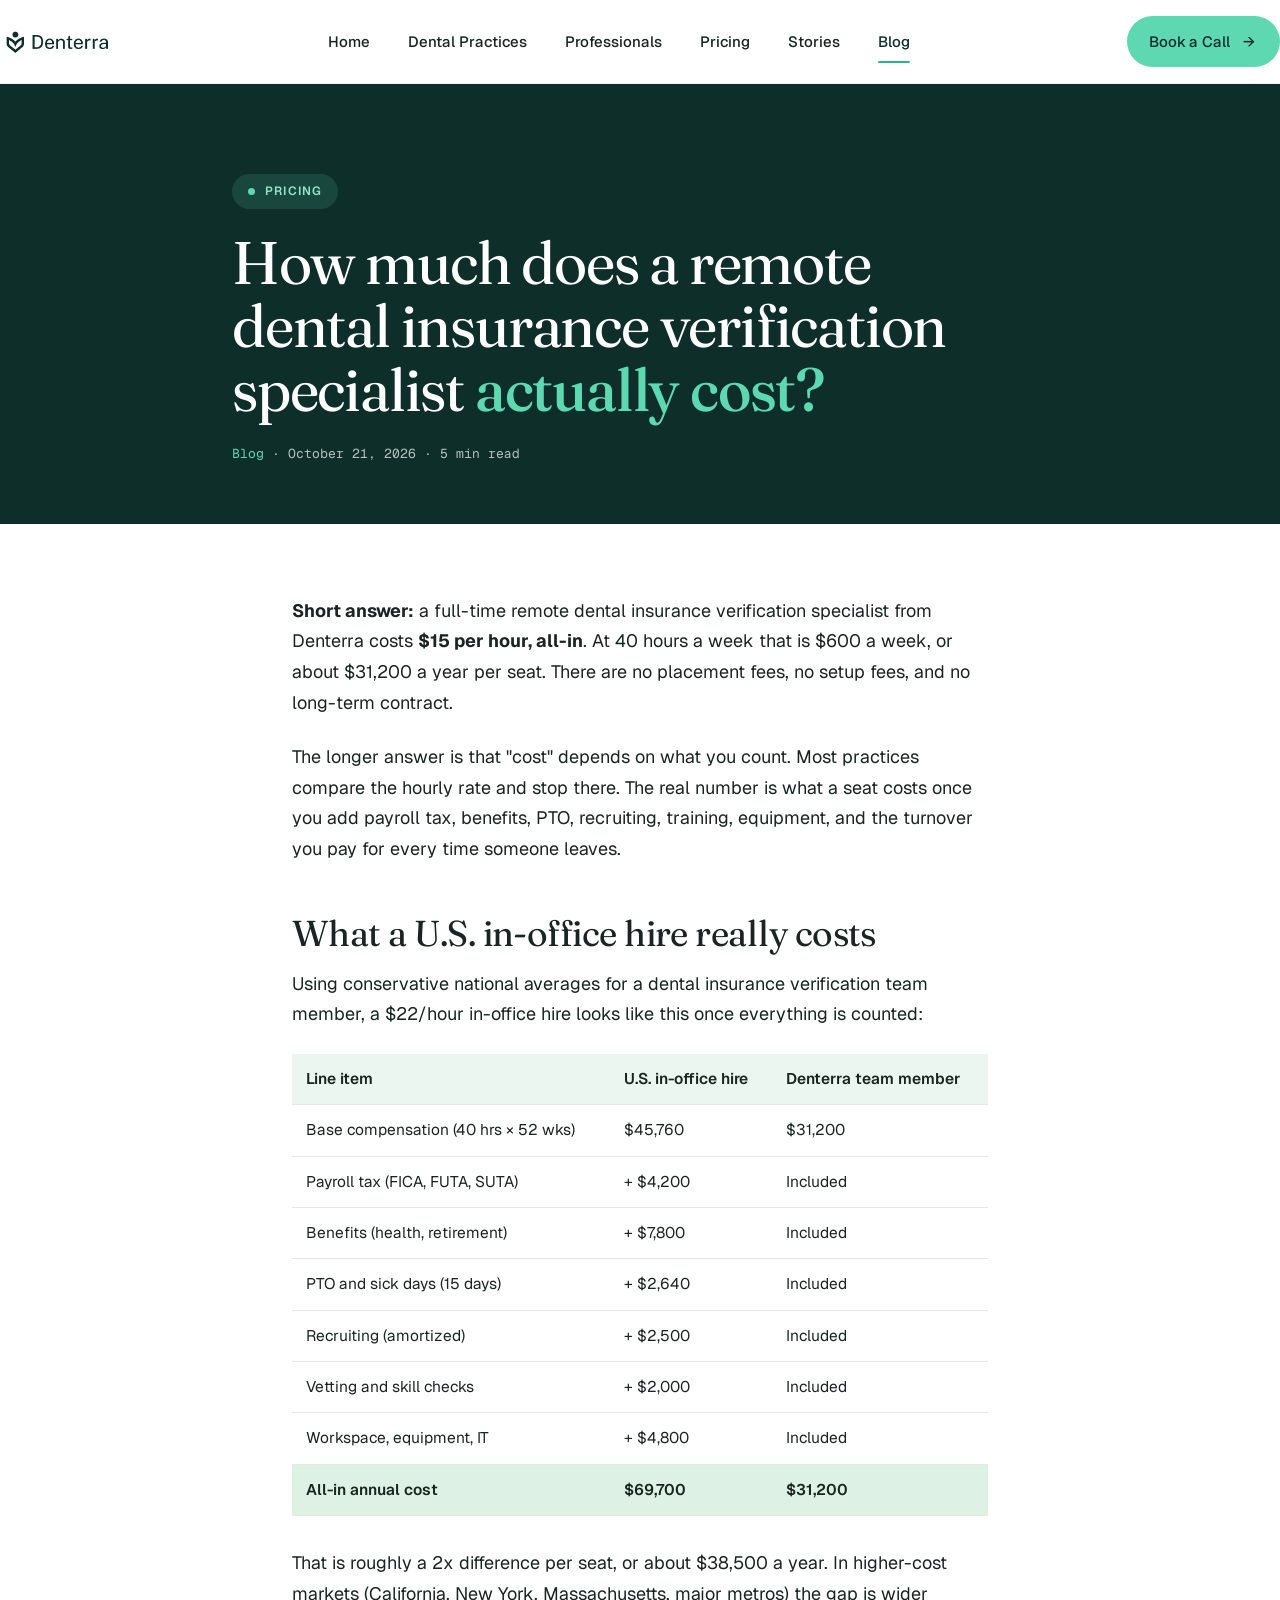
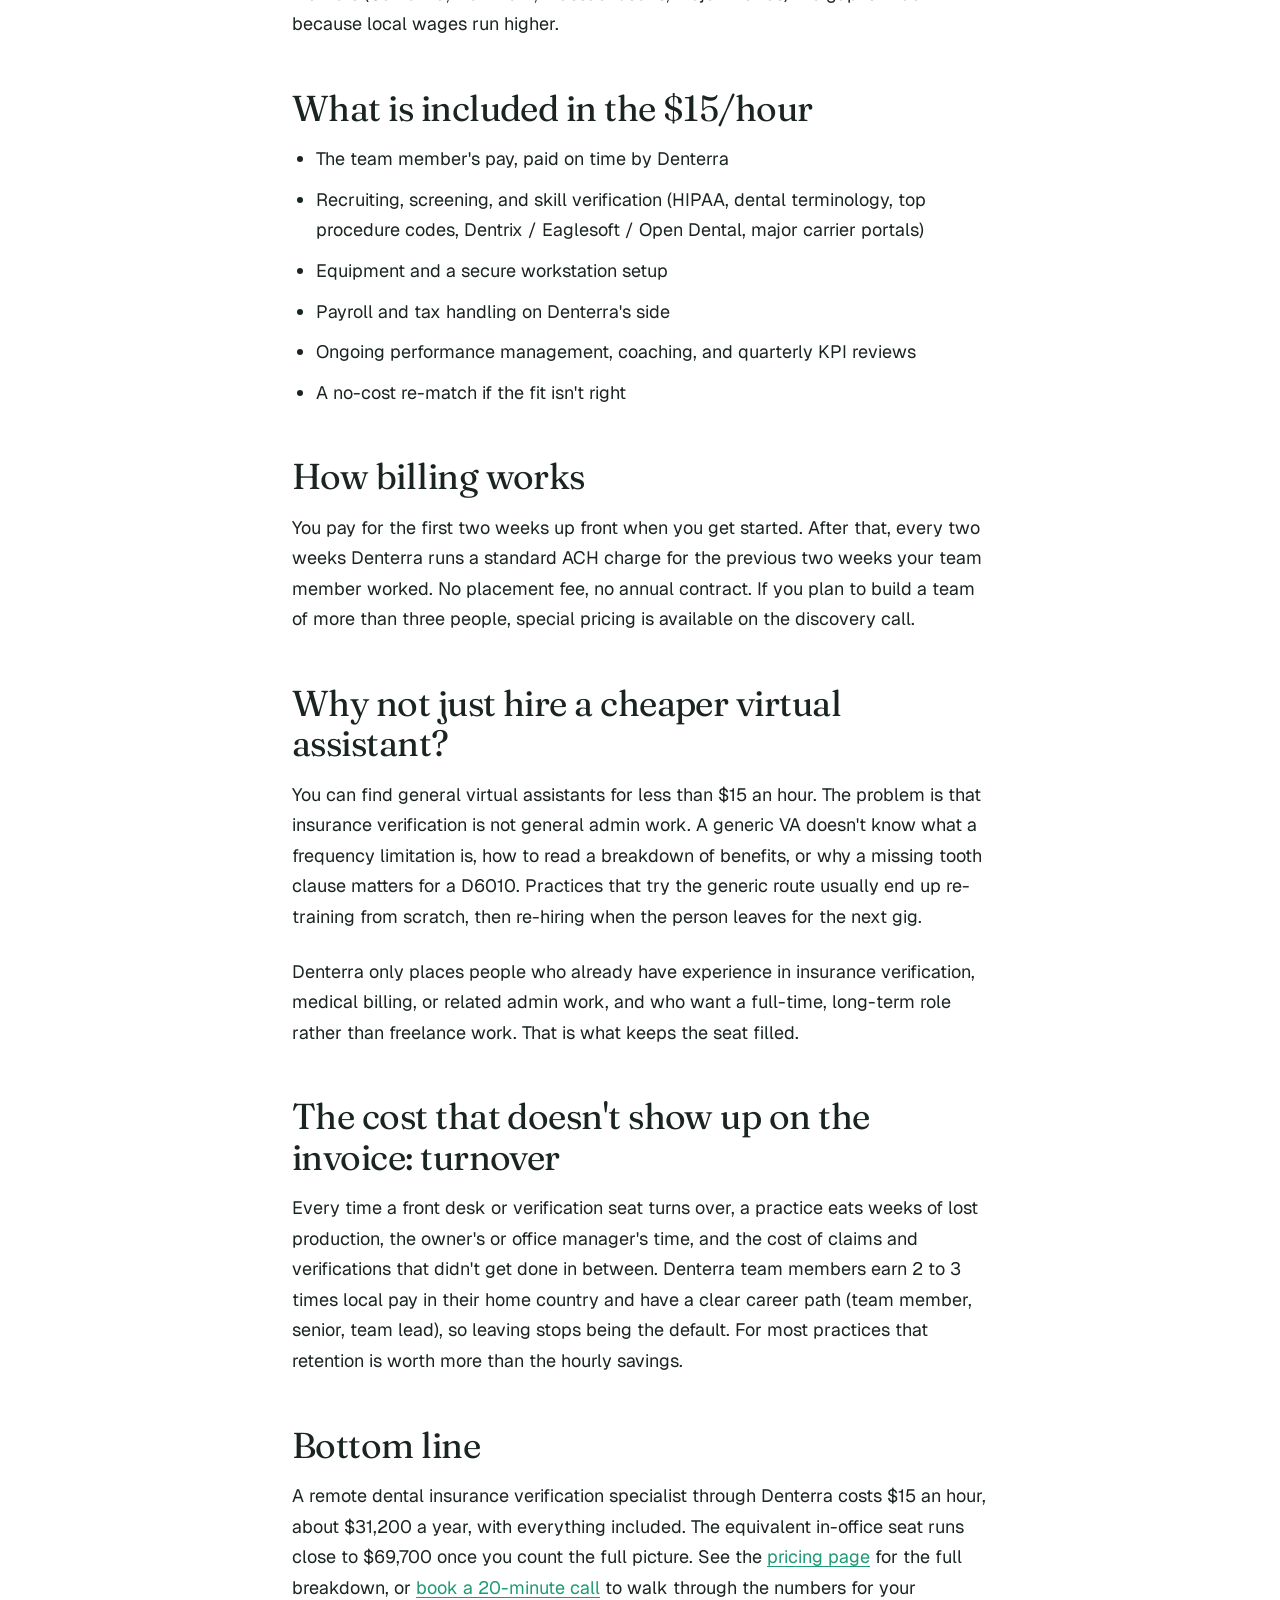
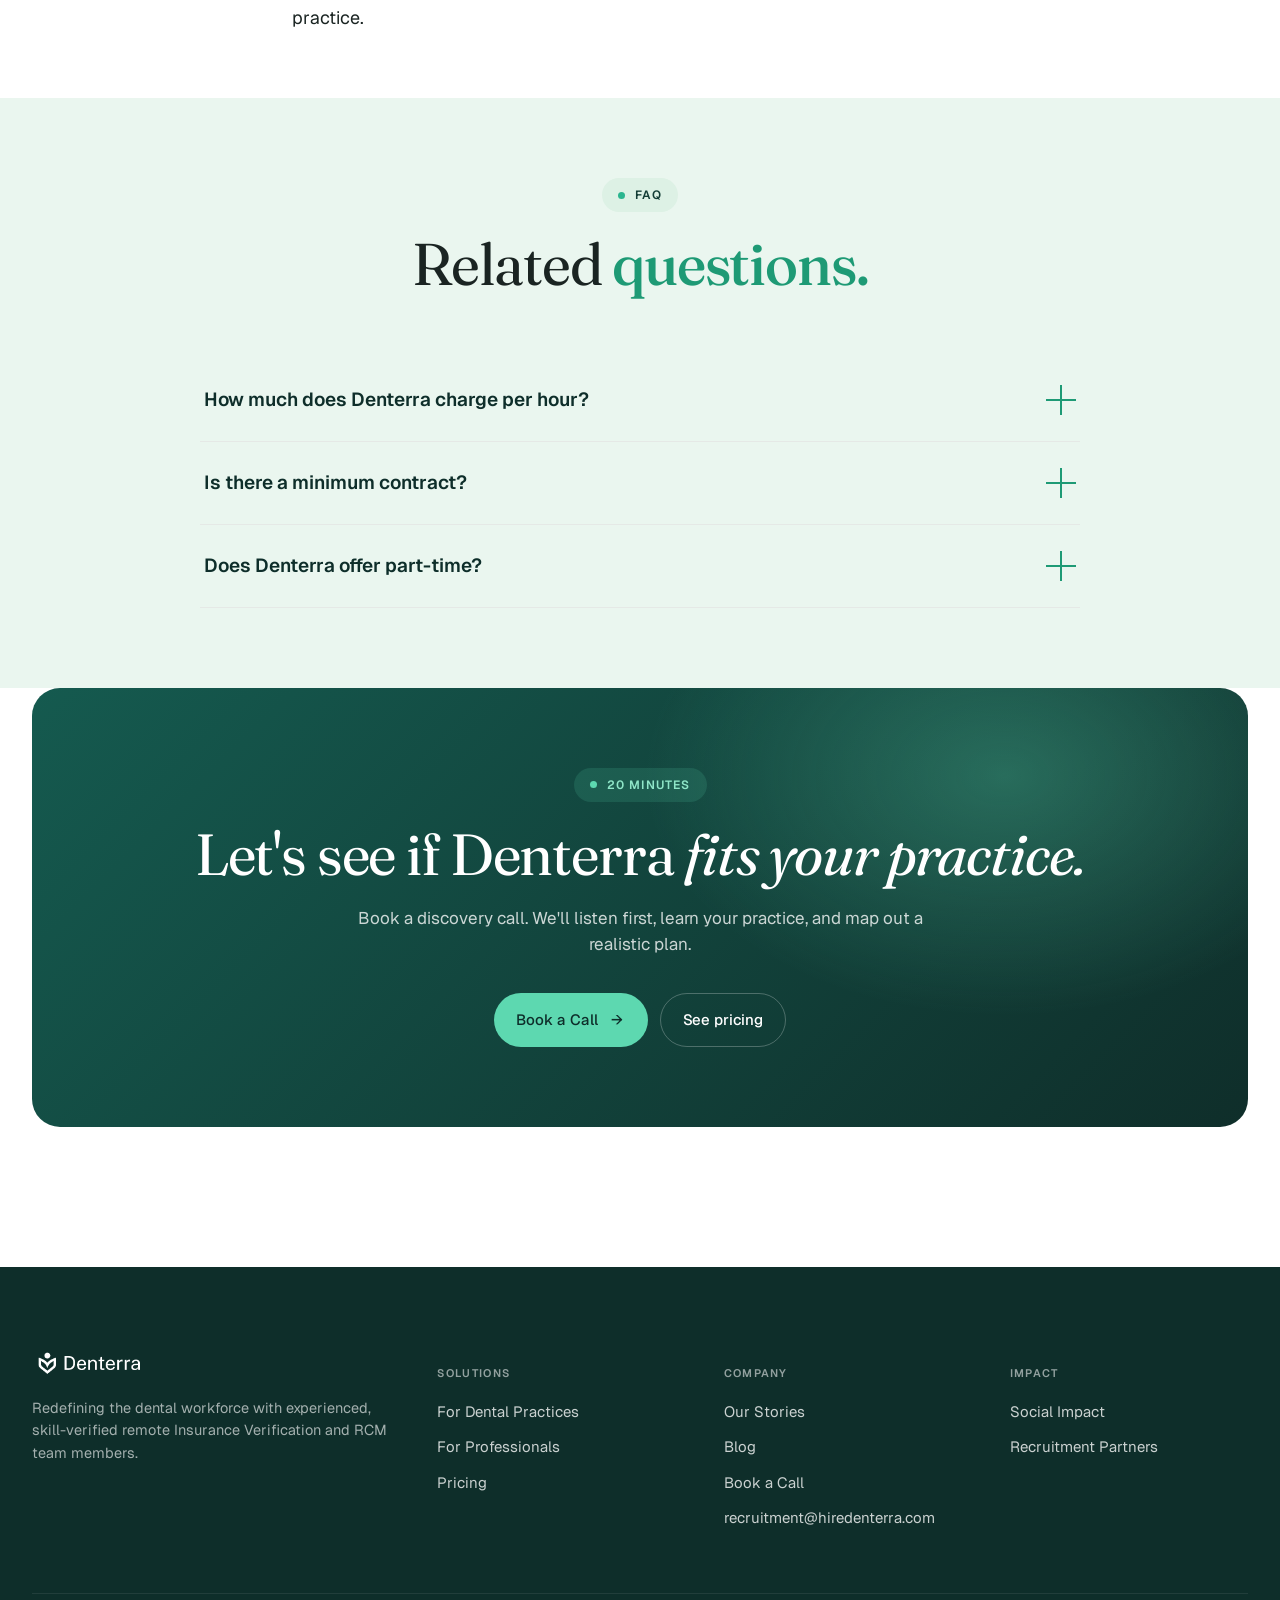
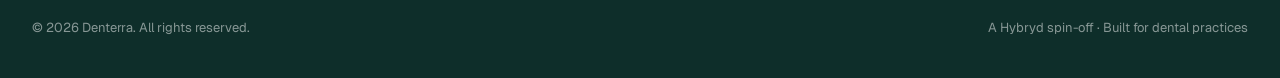
<file: blog/how-much-does-a-remote-dental-insurance-verification-specialist-cost.html>
<!doctype html>
<html lang="en">
<head>
<meta charset="utf-8">
<meta name="viewport" content="width=device-width,initial-scale=1">
<title>How Much Does a Remote Dental Insurance Verification Specialist Cost? | Denterra</title>
<meta name="description" content="A plain breakdown of what a remote dental insurance verification specialist costs per hour and per year, compared with a U.S. in-office hire and a generic virtual assistant.">
<link rel="canonical" href="https://www.hiredenterra.com/blog/how-much-does-a-remote-dental-insurance-verification-specialist-cost.html">
<meta name="robots" content="index, follow, max-image-preview:large, max-snippet:-1">
<meta name="theme-color" content="#0E2E2A">
<meta property="og:type" content="article">
<meta property="og:site_name" content="Denterra">
<meta property="og:locale" content="en_US">
<meta property="og:url" content="https://www.hiredenterra.com/blog/how-much-does-a-remote-dental-insurance-verification-specialist-cost.html">
<meta property="og:title" content="How Much Does a Remote Dental Insurance Verification Specialist Cost? | Denterra">
<meta property="og:description" content="A plain breakdown of what a remote dental insurance verification specialist costs per hour and per year, compared with a U.S. in-office hire and a generic virtual assistant.">
<meta property="og:image" content="https://www.hiredenterra.com/assets/og-image.png">
<meta property="og:image:width" content="1200">
<meta property="og:image:height" content="630">
<meta name="twitter:card" content="summary_large_image">
<meta name="twitter:title" content="How Much Does a Remote Dental Insurance Verification Specialist Cost? | Denterra">
<meta name="twitter:description" content="A plain breakdown of what a remote dental insurance verification specialist costs per hour and per year, compared with a U.S. in-office hire and a generic virtual assistant.">
<meta name="twitter:image" content="https://www.hiredenterra.com/assets/og-image.png">
<link rel="preconnect" href="https://fonts.googleapis.com">
<link rel="preconnect" href="https://fonts.gstatic.com" crossorigin>
<link href="https://fonts.googleapis.com/css2?family=Fraunces:ital,opsz,wght@0,9..144,400;0,9..144,500;0,9..144,600;1,9..144,400;1,9..144,500&family=Geist:wght@300;400;500;600&family=Geist+Mono:wght@400;500&display=swap" rel="stylesheet">
<link rel="icon" type="image/png" href="/favicon.png">
<link rel="apple-touch-icon" href="/denterra-icon-teal.png">
<link rel="stylesheet" href="/styles.css">
<script type="application/ld+json">
{
 "@context": "https://schema.org",
 "@graph": [
  {
   "@type": "BlogPosting",
   "@id": "https://www.hiredenterra.com/blog/how-much-does-a-remote-dental-insurance-verification-specialist-cost.html#article",
   "headline": "How Much Does a Remote Dental Insurance Verification Specialist Cost?",
   "description": "A plain breakdown of what a remote dental insurance verification specialist costs per hour and per year, compared with a U.S. in-office hire and a generic virtual assistant.",
   "url": "https://www.hiredenterra.com/blog/how-much-does-a-remote-dental-insurance-verification-specialist-cost.html",
   "mainEntityOfPage": "https://www.hiredenterra.com/blog/how-much-does-a-remote-dental-insurance-verification-specialist-cost.html",
   "datePublished": "2026-10-21",
   "dateModified": "2026-10-21",
   "image": "https://www.hiredenterra.com/assets/og-image.png",
   "author": {
    "@type": "Organization",
    "name": "Denterra",
    "url": "https://www.hiredenterra.com/"
   },
   "publisher": {
    "@id": "https://www.hiredenterra.com/#organization"
   },
   "isPartOf": {
    "@id": "https://www.hiredenterra.com/blog/#blog"
   },
   "inLanguage": "en-US",
   "about": [
    "Remote dental staffing",
    "Dental insurance verification",
    "Dental revenue cycle management"
   ]
  },
  {
   "@type": "Organization",
   "@id": "https://www.hiredenterra.com/#organization",
   "name": "Denterra",
   "url": "https://www.hiredenterra.com/",
   "logo": "https://www.hiredenterra.com/denterra-teal.png"
  },
  {
   "@type": "BreadcrumbList",
   "itemListElement": [
    {
     "@type": "ListItem",
     "position": 1,
     "name": "Home",
     "item": "https://www.hiredenterra.com/"
    },
    {
     "@type": "ListItem",
     "position": 2,
     "name": "Blog",
     "item": "https://www.hiredenterra.com/blog/"
    },
    {
     "@type": "ListItem",
     "position": 3,
     "name": "How Much Does a Remote Dental Insurance Verification Specialist Cost?",
     "item": "https://www.hiredenterra.com/blog/how-much-does-a-remote-dental-insurance-verification-specialist-cost.html"
    }
   ]
  },
  {
   "@type": "FAQPage",
   "mainEntity": [
    {
     "@type": "Question",
     "name": "How much does Denterra charge per hour?",
     "acceptedAnswer": {
      "@type": "Answer",
      "text": "$15 per hour, all-in, for a full-time team member. No placement or setup fees."
     }
    },
    {
     "@type": "Question",
     "name": "Is there a minimum contract?",
     "acceptedAnswer": {
      "@type": "Answer",
      "text": "No long-term contract. You pay the first two weeks up front, then every two weeks by ACH for the hours worked."
     }
    },
    {
     "@type": "Question",
     "name": "Does Denterra offer part-time?",
     "acceptedAnswer": {
      "@type": "Answer",
      "text": "No. Denterra places full-time (40 hours/week) team members only, because that is what makes long-term retention work."
     }
    }
   ]
  }
 ]
}
</script>
</head>
<body>
<nav class="nav"><input type="checkbox" id="nav-toggle" class="nav-toggle" aria-hidden="true" hidden="">
  <div class="wrap nav-row">
    <a href="/" class="brand"><img class="brand-logo" src="/denterra-teal.png" alt="Denterra" width="746" height="213"></a>
    <div class="nav-links">
      <a href="/">Home</a>
      <a href="/dental-practices.html">Dental Practices</a>
      <a href="/professionals.html">Professionals</a>
      <a href="/pricing.html">Pricing</a>
      <a href="/stories.html">Stories</a>
      <a href="/blog/" class="active">Blog</a><a class="nav-menu-cta" href="https://calendly.com/russell-hiredenterra/30min" target="_blank" rel="noopener">Book a Call <span class="arr">→</span></a>
    </div>
    <a class="btn btn-primary" href="https://calendly.com/russell-hiredenterra/30min" target="_blank" rel="noopener">Book a Call <span class="arr">→</span></a><label for="nav-toggle" class="nav-burger" aria-label="Open menu"><span></span><span></span><span></span></label>
  </div>
</nav>
<header class="page-hero post-hero">
  <div class="wrap">
    <span class="eyebrow on-dark">Pricing</span>
    <h1>How much does a remote dental insurance verification specialist <em>actually cost?</em></h1>
    <p class="post-meta"><a href="/blog/">Blog</a> · <time datetime="2026-10-21">October 21, 2026</time> · 5 min read</p>
  </div>
</header>

<article class="post">
  <div class="wrap post-body">

<p><strong>Short answer:</strong> a full-time remote dental insurance verification specialist from Denterra costs <strong>$15 per hour, all-in</strong>. At 40 hours a week that is $600 a week, or about $31,200 a year per seat. There are no placement fees, no setup fees, and no long-term contract.</p>
<p>The longer answer is that "cost" depends on what you count. Most practices compare the hourly rate and stop there. The real number is what a seat costs once you add payroll tax, benefits, PTO, recruiting, training, equipment, and the turnover you pay for every time someone leaves.</p>

<h2>What a U.S. in-office hire really costs</h2>
<p>Using conservative national averages for a dental insurance verification team member, a $22/hour in-office hire looks like this once everything is counted:</p>
<table>
<tr><th>Line item</th><th>U.S. in-office hire</th><th>Denterra team member</th></tr>
<tr><td>Base compensation (40 hrs × 52 wks)</td><td>$45,760</td><td>$31,200</td></tr>
<tr><td>Payroll tax (FICA, FUTA, SUTA)</td><td>+ $4,200</td><td>Included</td></tr>
<tr><td>Benefits (health, retirement)</td><td>+ $7,800</td><td>Included</td></tr>
<tr><td>PTO and sick days (15 days)</td><td>+ $2,640</td><td>Included</td></tr>
<tr><td>Recruiting (amortized)</td><td>+ $2,500</td><td>Included</td></tr>
<tr><td>Vetting and skill checks</td><td>+ $2,000</td><td>Included</td></tr>
<tr><td>Workspace, equipment, IT</td><td>+ $4,800</td><td>Included</td></tr>
<tr><th>All-in annual cost</th><th>$69,700</th><th>$31,200</th></tr>
</table>
<p>That is roughly a 2x difference per seat, or about $38,500 a year. In higher-cost markets (California, New York, Massachusetts, major metros) the gap is wider because local wages run higher.</p>

<h2>What is included in the $15/hour</h2>
<ul>
<li>The team member's pay, paid on time by Denterra</li>
<li>Recruiting, screening, and skill verification (HIPAA, dental terminology, top procedure codes, Dentrix / Eaglesoft / Open Dental, major carrier portals)</li>
<li>Equipment and a secure workstation setup</li>
<li>Payroll and tax handling on Denterra's side</li>
<li>Ongoing performance management, coaching, and quarterly KPI reviews</li>
<li>A no-cost re-match if the fit isn't right</li>
</ul>

<h2>How billing works</h2>
<p>You pay for the first two weeks up front when you get started. After that, every two weeks Denterra runs a standard ACH charge for the previous two weeks your team member worked. No placement fee, no annual contract. If you plan to build a team of more than three people, special pricing is available on the discovery call.</p>

<h2>Why not just hire a cheaper virtual assistant?</h2>
<p>You can find general virtual assistants for less than $15 an hour. The problem is that insurance verification is not general admin work. A generic VA doesn't know what a frequency limitation is, how to read a breakdown of benefits, or why a missing tooth clause matters for a D6010. Practices that try the generic route usually end up re-training from scratch, then re-hiring when the person leaves for the next gig.</p>
<p>Denterra only places people who already have experience in insurance verification, medical billing, or related admin work, and who want a full-time, long-term role rather than freelance work. That is what keeps the seat filled.</p>

<h2>The cost that doesn't show up on the invoice: turnover</h2>
<p>Every time a front desk or verification seat turns over, a practice eats weeks of lost production, the owner's or office manager's time, and the cost of claims and verifications that didn't get done in between. Denterra team members earn 2 to 3 times local pay in their home country and have a clear career path (team member, senior, team lead), so leaving stops being the default. For most practices that retention is worth more than the hourly savings.</p>

<h2>Bottom line</h2>
<p>A remote dental insurance verification specialist through Denterra costs $15 an hour, about $31,200 a year, with everything included. The equivalent in-office seat runs close to $69,700 once you count the full picture. See the <a href="/pricing.html">pricing page</a> for the full breakdown, or <a href="https://calendly.com/russell-hiredenterra/30min" target="_blank" rel="noopener">book a 20-minute call</a> to walk through the numbers for your practice.</p>

  </div>
</article>

<section class="bg-mint post-faq">
  <div class="wrap">
    <div class="sec-head"><span class="eyebrow">FAQ</span><h2 class="display">Related <em>questions.</em></h2></div>
    <div class="faq-wrap">
<details class="faq-item"><summary class="faq-q"><span>How much does Denterra charge per hour?</span><span class="faq-q-icon"></span></summary><div class="faq-a">$15 per hour, all-in, for a full-time team member. No placement or setup fees.</div></details>
<details class="faq-item"><summary class="faq-q"><span>Is there a minimum contract?</span><span class="faq-q-icon"></span></summary><div class="faq-a">No long-term contract. You pay the first two weeks up front, then every two weeks by ACH for the hours worked.</div></details>
<details class="faq-item"><summary class="faq-q"><span>Does Denterra offer part-time?</span><span class="faq-q-icon"></span></summary><div class="faq-a">No. Denterra places full-time (40 hours/week) team members only, because that is what makes long-term retention work.</div></details>
    </div>
  </div>
</section>

<div class="cta-banner-wrap" id="cta">
  <div class="wrap">
    <div class="cta-banner">
      <span class="eyebrow on-dark">20 minutes</span>
      <h2>Let's see if Denterra <em>fits your practice.</em></h2>
      <p class="lede on-dark">Book a discovery call. We'll listen first, learn your practice, and map out a realistic plan.</p>
      <div class="ctas">
        <a class="btn btn-primary" href="https://calendly.com/russell-hiredenterra/30min" target="_blank" rel="noopener">Book a Call <span class="arr">→</span></a>
        <a href="/pricing.html" class="btn btn-outline-on-dark">See pricing</a>
      </div>
    </div>
  </div>
</div>

<footer>
  <div class="wrap">
    <div class="foot-grid">
      <div class="foot-brand">
        <a href="/" class="brand"><img class="brand-logo" src="/denterra-white.png" alt="Denterra" width="746" height="213"></a>
        <p class="foot-blurb">Redefining the dental workforce with experienced, skill-verified remote Insurance Verification and RCM team members.</p>
      </div>
      <div class="foot-col"><h5>Solutions</h5><ul><li><a href="/dental-practices.html">For Dental Practices</a></li><li><a href="/professionals.html">For Professionals</a></li><li><a href="/pricing.html">Pricing</a></li></ul></div>
      <div class="foot-col"><h5>Company</h5><ul><li><a href="/stories.html">Our Stories</a></li><li><a href="/blog/">Blog</a></li><li><a href="https://calendly.com/russell-hiredenterra/30min" target="_blank" rel="noopener">Book a Call</a></li><li><a href="mailto:recruitment@hiredenterra.com">recruitment@hiredenterra.com</a></li></ul></div>
      <div class="foot-col"><h5>Impact</h5><ul><li><a href="/stories.html#impact">Social Impact</a></li><li><a href="/stories.html#impact">Recruitment Partners</a></li></ul></div>
    </div>
    <div class="foot-bottom"><span>© 2026 Denterra. All rights reserved.</span><span>A <a href="https://hirehybryd.com" rel="noopener">Hybryd</a> spin-off · Built for dental practices</span></div>
  </div>
</footer>
</body>
</html>
</file>
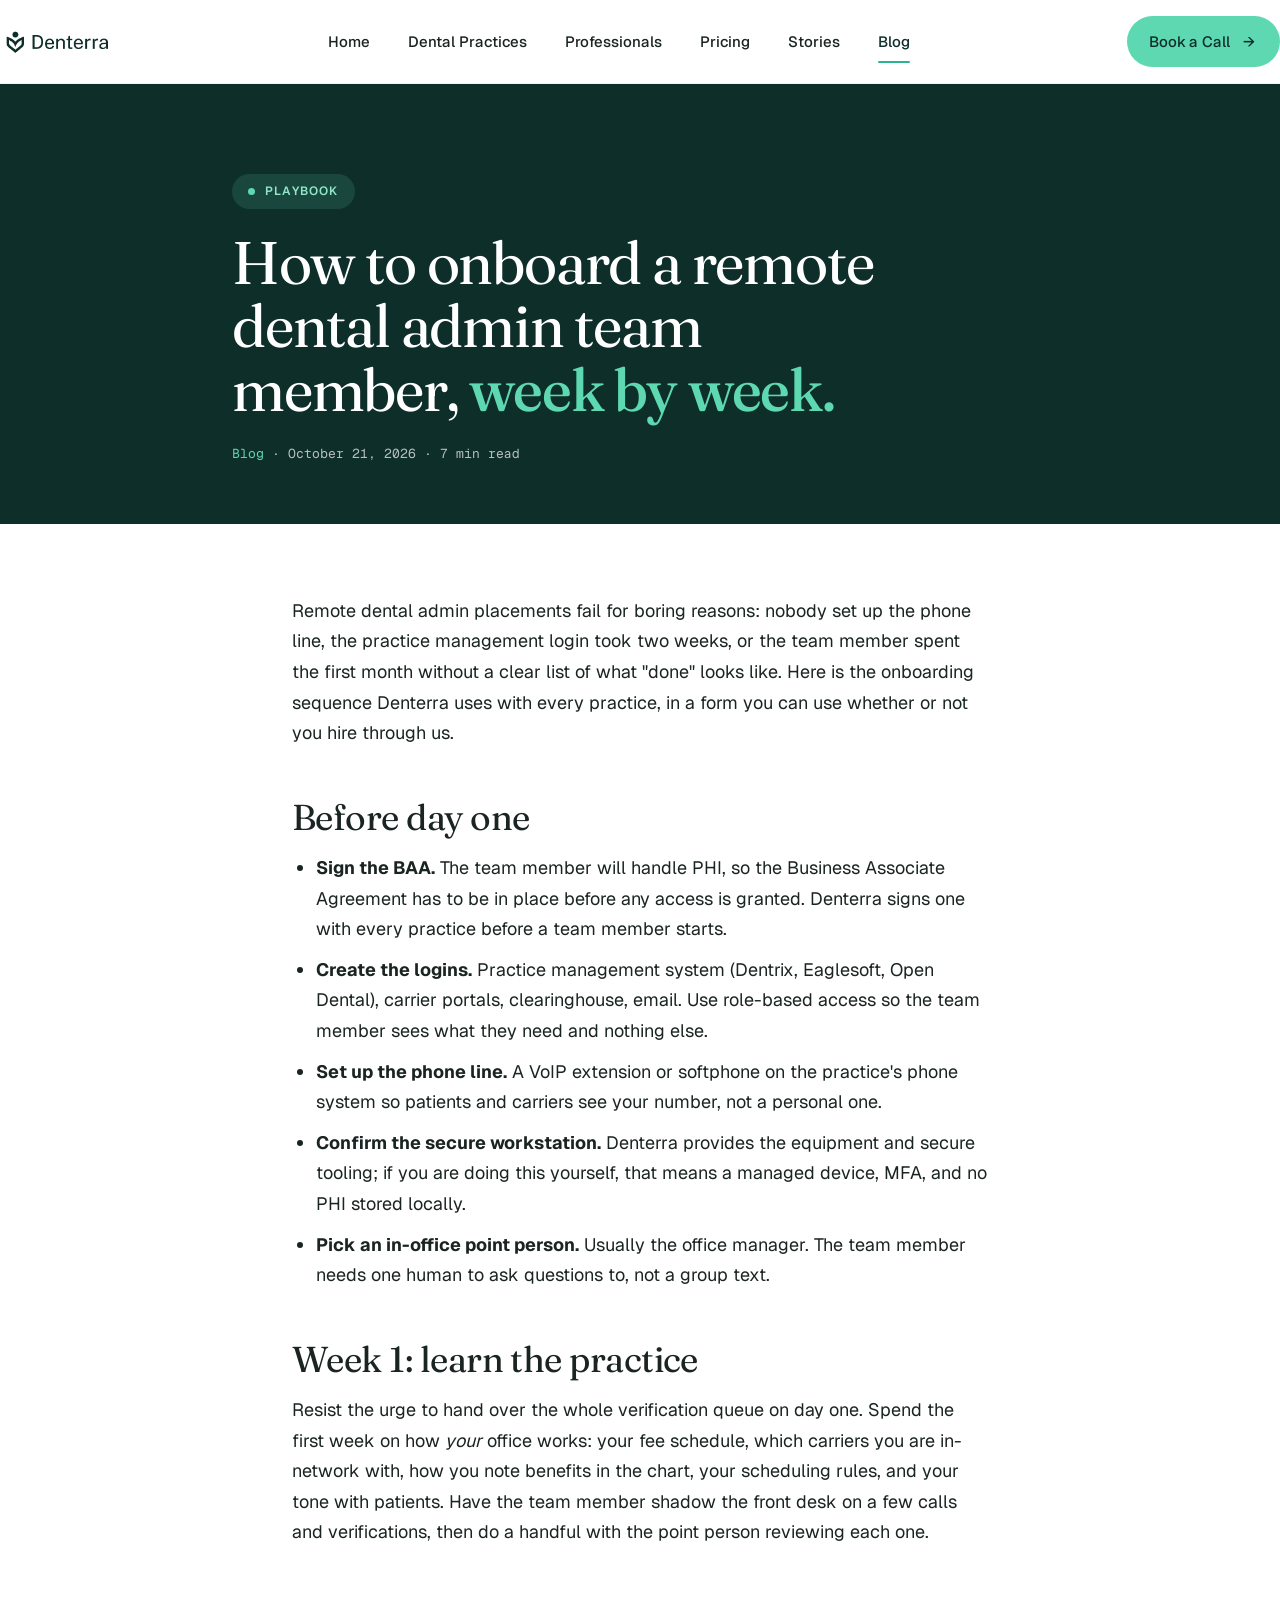
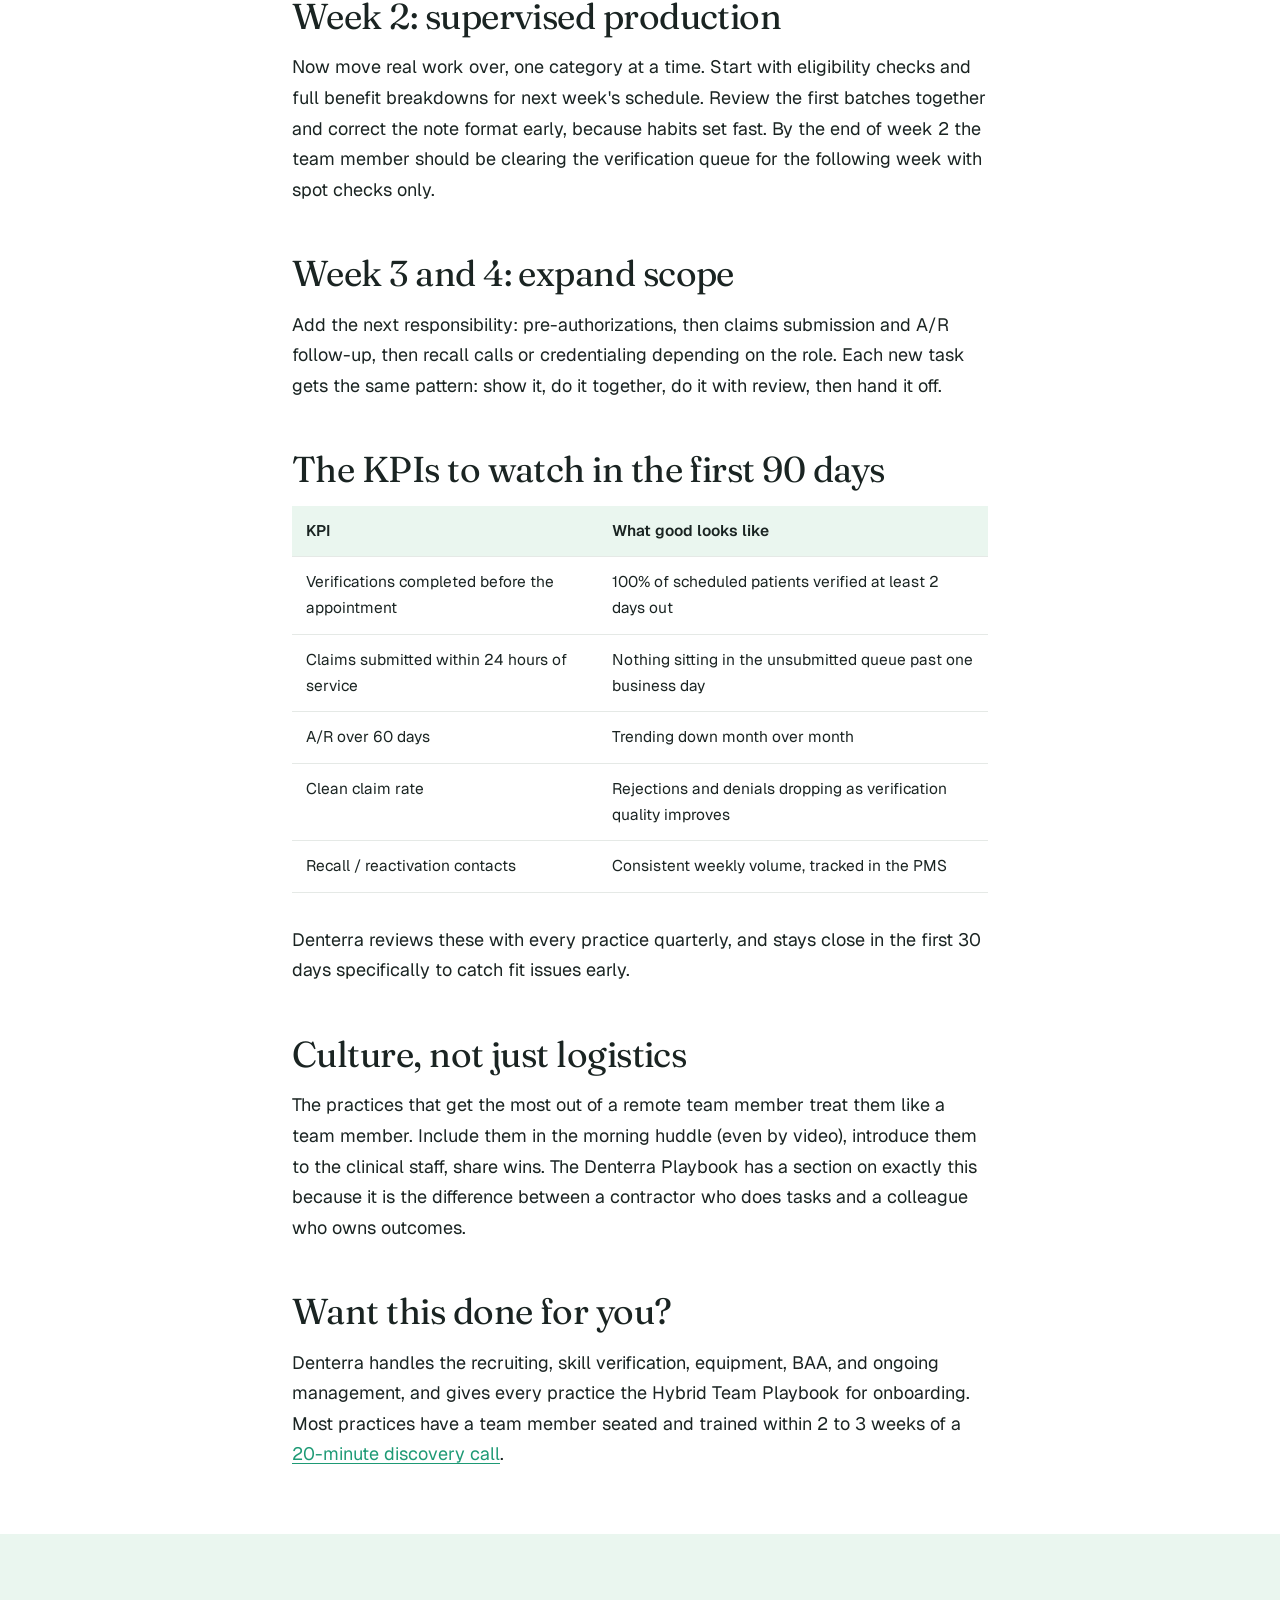
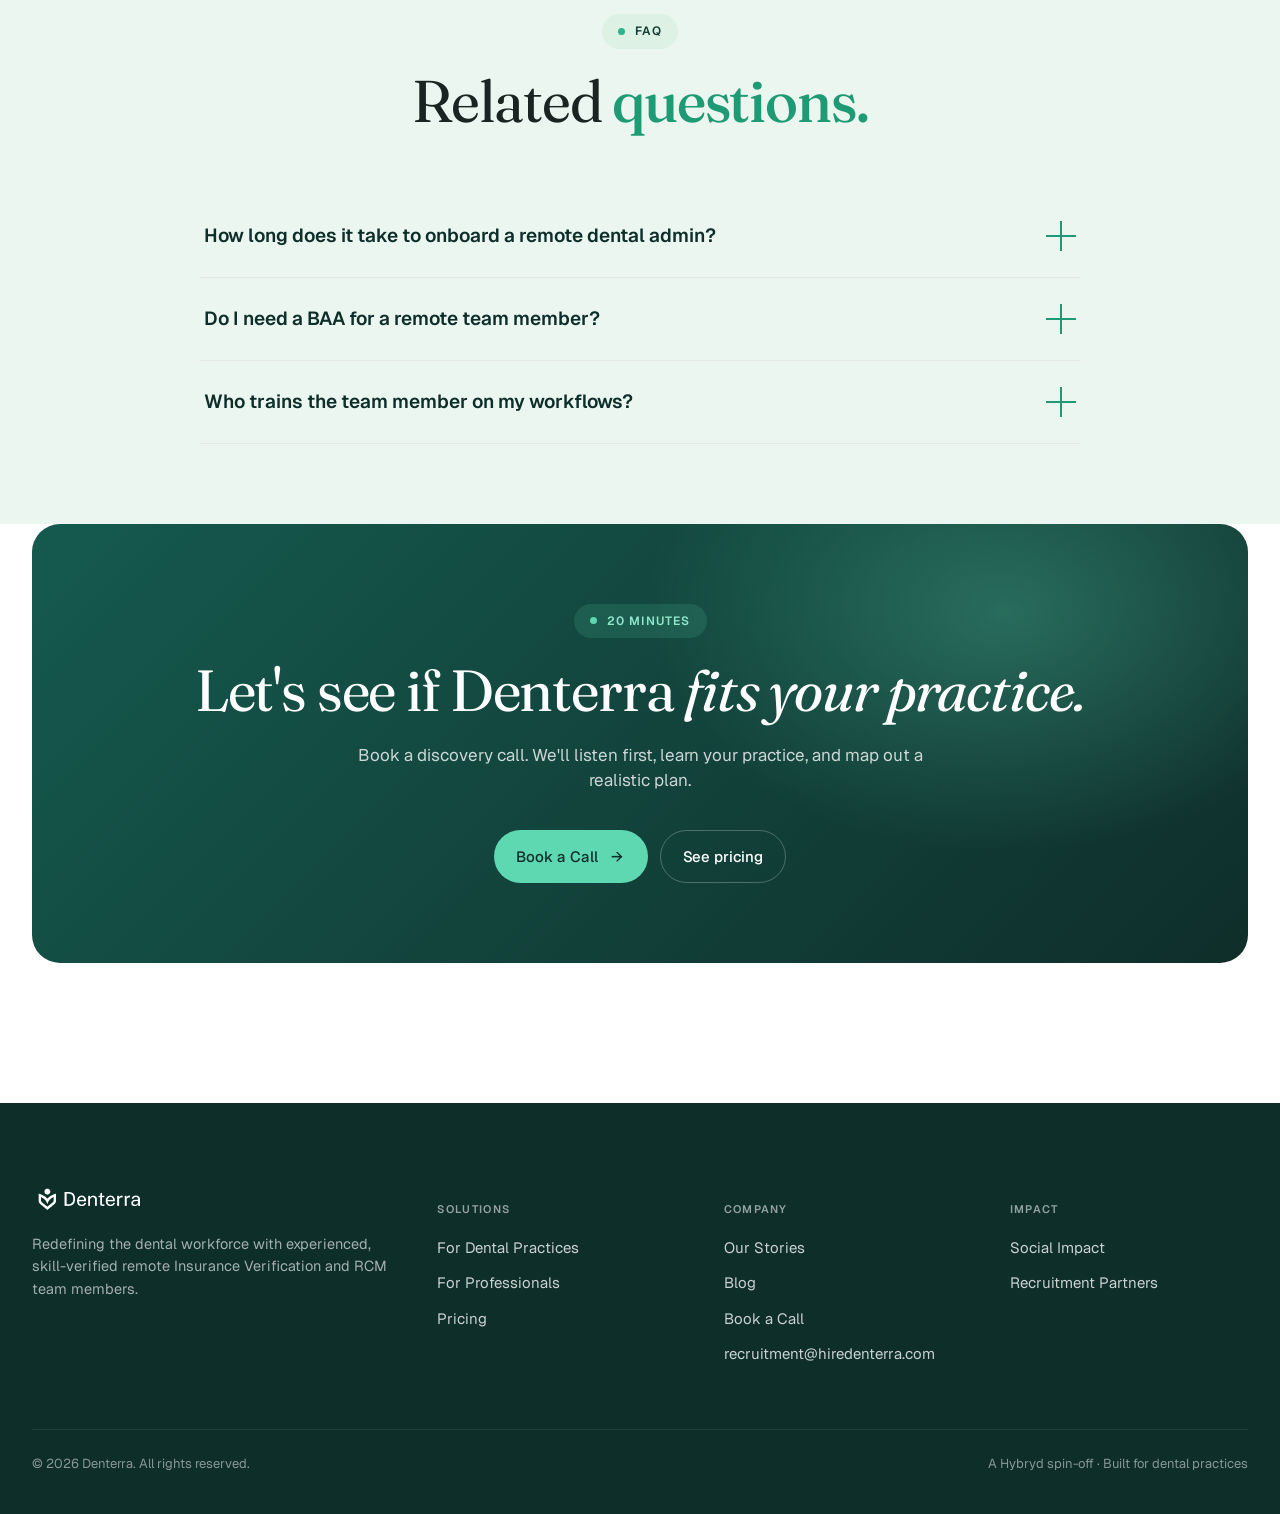
<file: blog/how-to-onboard-a-remote-dental-admin-team-member.html>
<!doctype html>
<html lang="en">
<head>
<meta charset="utf-8">
<meta name="viewport" content="width=device-width,initial-scale=1">
<title>How to Onboard a Remote Dental Admin Team Member (Week-by-Week) | Denterra</title>
<meta name="description" content="A practical onboarding checklist for dental practices adding a remote admin team member: access, phones, HIPAA and BAA, training plan, and the KPIs to watch in the first 90 days.">
<link rel="canonical" href="https://www.hiredenterra.com/blog/how-to-onboard-a-remote-dental-admin-team-member.html">
<meta name="robots" content="index, follow, max-image-preview:large, max-snippet:-1">
<meta name="theme-color" content="#0E2E2A">
<meta property="og:type" content="article">
<meta property="og:site_name" content="Denterra">
<meta property="og:locale" content="en_US">
<meta property="og:url" content="https://www.hiredenterra.com/blog/how-to-onboard-a-remote-dental-admin-team-member.html">
<meta property="og:title" content="How to Onboard a Remote Dental Admin Team Member (Week-by-Week) | Denterra">
<meta property="og:description" content="A practical onboarding checklist for dental practices adding a remote admin team member: access, phones, HIPAA and BAA, training plan, and the KPIs to watch in the first 90 days.">
<meta property="og:image" content="https://www.hiredenterra.com/assets/og-image.png">
<meta property="og:image:width" content="1200">
<meta property="og:image:height" content="630">
<meta name="twitter:card" content="summary_large_image">
<meta name="twitter:title" content="How to Onboard a Remote Dental Admin Team Member (Week-by-Week) | Denterra">
<meta name="twitter:description" content="A practical onboarding checklist for dental practices adding a remote admin team member: access, phones, HIPAA and BAA, training plan, and the KPIs to watch in the first 90 days.">
<meta name="twitter:image" content="https://www.hiredenterra.com/assets/og-image.png">
<link rel="preconnect" href="https://fonts.googleapis.com">
<link rel="preconnect" href="https://fonts.gstatic.com" crossorigin>
<link href="https://fonts.googleapis.com/css2?family=Fraunces:ital,opsz,wght@0,9..144,400;0,9..144,500;0,9..144,600;1,9..144,400;1,9..144,500&family=Geist:wght@300;400;500;600&family=Geist+Mono:wght@400;500&display=swap" rel="stylesheet">
<link rel="icon" type="image/png" href="/favicon.png">
<link rel="apple-touch-icon" href="/denterra-icon-teal.png">
<link rel="stylesheet" href="/styles.css">
<script type="application/ld+json">
{
 "@context": "https://schema.org",
 "@graph": [
  {
   "@type": "BlogPosting",
   "@id": "https://www.hiredenterra.com/blog/how-to-onboard-a-remote-dental-admin-team-member.html#article",
   "headline": "How to Onboard a Remote Dental Admin Team Member (Week-by-Week)",
   "description": "A practical onboarding checklist for dental practices adding a remote admin team member: access, phones, HIPAA and BAA, training plan, and the KPIs to watch in the first 90 days.",
   "url": "https://www.hiredenterra.com/blog/how-to-onboard-a-remote-dental-admin-team-member.html",
   "mainEntityOfPage": "https://www.hiredenterra.com/blog/how-to-onboard-a-remote-dental-admin-team-member.html",
   "datePublished": "2026-10-21",
   "dateModified": "2026-10-21",
   "image": "https://www.hiredenterra.com/assets/og-image.png",
   "author": {
    "@type": "Organization",
    "name": "Denterra",
    "url": "https://www.hiredenterra.com/"
   },
   "publisher": {
    "@id": "https://www.hiredenterra.com/#organization"
   },
   "isPartOf": {
    "@id": "https://www.hiredenterra.com/blog/#blog"
   },
   "inLanguage": "en-US",
   "about": [
    "Remote dental staffing",
    "Dental insurance verification",
    "Dental revenue cycle management"
   ]
  },
  {
   "@type": "Organization",
   "@id": "https://www.hiredenterra.com/#organization",
   "name": "Denterra",
   "url": "https://www.hiredenterra.com/",
   "logo": "https://www.hiredenterra.com/denterra-teal.png"
  },
  {
   "@type": "BreadcrumbList",
   "itemListElement": [
    {
     "@type": "ListItem",
     "position": 1,
     "name": "Home",
     "item": "https://www.hiredenterra.com/"
    },
    {
     "@type": "ListItem",
     "position": 2,
     "name": "Blog",
     "item": "https://www.hiredenterra.com/blog/"
    },
    {
     "@type": "ListItem",
     "position": 3,
     "name": "How to Onboard a Remote Dental Admin Team Member (Week-by-Week)",
     "item": "https://www.hiredenterra.com/blog/how-to-onboard-a-remote-dental-admin-team-member.html"
    }
   ]
  },
  {
   "@type": "FAQPage",
   "mainEntity": [
    {
     "@type": "Question",
     "name": "How long does it take to onboard a remote dental admin?",
     "acceptedAnswer": {
      "@type": "Answer",
      "text": "With logins, phone line, and BAA ready before day one, most team members are productively clearing verifications by the end of week 2 and fully onboarded across their role in 3 to 4 weeks."
     }
    },
    {
     "@type": "Question",
     "name": "Do I need a BAA for a remote team member?",
     "acceptedAnswer": {
      "@type": "Answer",
      "text": "Yes. Anyone who handles protected health information on your behalf needs a Business Associate Agreement in place before access is granted."
     }
    },
    {
     "@type": "Question",
     "name": "Who trains the team member on my workflows?",
     "acceptedAnswer": {
      "@type": "Answer",
      "text": "You do, the same way you would onboard any new hire, but starting from verified dental admin skills rather than zero. Denterra prepares every team member on U.S. dental office norms and remote-work protocols before the introduction."
     }
    }
   ]
  }
 ]
}
</script>
</head>
<body>
<nav class="nav"><input type="checkbox" id="nav-toggle" class="nav-toggle" aria-hidden="true" hidden="">
  <div class="wrap nav-row">
    <a href="/" class="brand"><img class="brand-logo" src="/denterra-teal.png" alt="Denterra" width="746" height="213"></a>
    <div class="nav-links">
      <a href="/">Home</a>
      <a href="/dental-practices.html">Dental Practices</a>
      <a href="/professionals.html">Professionals</a>
      <a href="/pricing.html">Pricing</a>
      <a href="/stories.html">Stories</a>
      <a href="/blog/" class="active">Blog</a><a class="nav-menu-cta" href="https://calendly.com/russell-hiredenterra/30min" target="_blank" rel="noopener">Book a Call <span class="arr">→</span></a>
    </div>
    <a class="btn btn-primary" href="https://calendly.com/russell-hiredenterra/30min" target="_blank" rel="noopener">Book a Call <span class="arr">→</span></a><label for="nav-toggle" class="nav-burger" aria-label="Open menu"><span></span><span></span><span></span></label>
  </div>
</nav>
<header class="page-hero post-hero">
  <div class="wrap">
    <span class="eyebrow on-dark">Playbook</span>
    <h1>How to onboard a remote dental admin team member, <em>week by week.</em></h1>
    <p class="post-meta"><a href="/blog/">Blog</a> · <time datetime="2026-10-21">October 21, 2026</time> · 7 min read</p>
  </div>
</header>

<article class="post">
  <div class="wrap post-body">

<p>Remote dental admin placements fail for boring reasons: nobody set up the phone line, the practice management login took two weeks, or the team member spent the first month without a clear list of what "done" looks like. Here is the onboarding sequence Denterra uses with every practice, in a form you can use whether or not you hire through us.</p>

<h2>Before day one</h2>
<ul>
<li><strong>Sign the BAA.</strong> The team member will handle PHI, so the Business Associate Agreement has to be in place before any access is granted. Denterra signs one with every practice before a team member starts.</li>
<li><strong>Create the logins.</strong> Practice management system (Dentrix, Eaglesoft, Open Dental), carrier portals, clearinghouse, email. Use role-based access so the team member sees what they need and nothing else.</li>
<li><strong>Set up the phone line.</strong> A VoIP extension or softphone on the practice's phone system so patients and carriers see your number, not a personal one.</li>
<li><strong>Confirm the secure workstation.</strong> Denterra provides the equipment and secure tooling; if you are doing this yourself, that means a managed device, MFA, and no PHI stored locally.</li>
<li><strong>Pick an in-office point person.</strong> Usually the office manager. The team member needs one human to ask questions to, not a group text.</li>
</ul>

<h2>Week 1: learn the practice</h2>
<p>Resist the urge to hand over the whole verification queue on day one. Spend the first week on how <em>your</em> office works: your fee schedule, which carriers you are in-network with, how you note benefits in the chart, your scheduling rules, and your tone with patients. Have the team member shadow the front desk on a few calls and verifications, then do a handful with the point person reviewing each one.</p>

<h2>Week 2: supervised production</h2>
<p>Now move real work over, one category at a time. Start with eligibility checks and full benefit breakdowns for next week's schedule. Review the first batches together and correct the note format early, because habits set fast. By the end of week 2 the team member should be clearing the verification queue for the following week with spot checks only.</p>

<h2>Week 3 and 4: expand scope</h2>
<p>Add the next responsibility: pre-authorizations, then claims submission and A/R follow-up, then recall calls or credentialing depending on the role. Each new task gets the same pattern: show it, do it together, do it with review, then hand it off.</p>

<h2>The KPIs to watch in the first 90 days</h2>
<table>
<tr><th>KPI</th><th>What good looks like</th></tr>
<tr><td>Verifications completed before the appointment</td><td>100% of scheduled patients verified at least 2 days out</td></tr>
<tr><td>Claims submitted within 24 hours of service</td><td>Nothing sitting in the unsubmitted queue past one business day</td></tr>
<tr><td>A/R over 60 days</td><td>Trending down month over month</td></tr>
<tr><td>Clean claim rate</td><td>Rejections and denials dropping as verification quality improves</td></tr>
<tr><td>Recall / reactivation contacts</td><td>Consistent weekly volume, tracked in the PMS</td></tr>
</table>
<p>Denterra reviews these with every practice quarterly, and stays close in the first 30 days specifically to catch fit issues early.</p>

<h2>Culture, not just logistics</h2>
<p>The practices that get the most out of a remote team member treat them like a team member. Include them in the morning huddle (even by video), introduce them to the clinical staff, share wins. The Denterra Playbook has a section on exactly this because it is the difference between a contractor who does tasks and a colleague who owns outcomes.</p>

<h2>Want this done for you?</h2>
<p>Denterra handles the recruiting, skill verification, equipment, BAA, and ongoing management, and gives every practice the Hybrid Team Playbook for onboarding. Most practices have a team member seated and trained within 2 to 3 weeks of a <a href="https://calendly.com/russell-hiredenterra/30min" target="_blank" rel="noopener">20-minute discovery call</a>.</p>

  </div>
</article>

<section class="bg-mint post-faq">
  <div class="wrap">
    <div class="sec-head"><span class="eyebrow">FAQ</span><h2 class="display">Related <em>questions.</em></h2></div>
    <div class="faq-wrap">
<details class="faq-item"><summary class="faq-q"><span>How long does it take to onboard a remote dental admin?</span><span class="faq-q-icon"></span></summary><div class="faq-a">With logins, phone line, and BAA ready before day one, most team members are productively clearing verifications by the end of week 2 and fully onboarded across their role in 3 to 4 weeks.</div></details>
<details class="faq-item"><summary class="faq-q"><span>Do I need a BAA for a remote team member?</span><span class="faq-q-icon"></span></summary><div class="faq-a">Yes. Anyone who handles protected health information on your behalf needs a Business Associate Agreement in place before access is granted.</div></details>
<details class="faq-item"><summary class="faq-q"><span>Who trains the team member on my workflows?</span><span class="faq-q-icon"></span></summary><div class="faq-a">You do, the same way you would onboard any new hire, but starting from verified dental admin skills rather than zero. Denterra prepares every team member on U.S. dental office norms and remote-work protocols before the introduction.</div></details>
    </div>
  </div>
</section>

<div class="cta-banner-wrap" id="cta">
  <div class="wrap">
    <div class="cta-banner">
      <span class="eyebrow on-dark">20 minutes</span>
      <h2>Let's see if Denterra <em>fits your practice.</em></h2>
      <p class="lede on-dark">Book a discovery call. We'll listen first, learn your practice, and map out a realistic plan.</p>
      <div class="ctas">
        <a class="btn btn-primary" href="https://calendly.com/russell-hiredenterra/30min" target="_blank" rel="noopener">Book a Call <span class="arr">→</span></a>
        <a href="/pricing.html" class="btn btn-outline-on-dark">See pricing</a>
      </div>
    </div>
  </div>
</div>

<footer>
  <div class="wrap">
    <div class="foot-grid">
      <div class="foot-brand">
        <a href="/" class="brand"><img class="brand-logo" src="/denterra-white.png" alt="Denterra" width="746" height="213"></a>
        <p class="foot-blurb">Redefining the dental workforce with experienced, skill-verified remote Insurance Verification and RCM team members.</p>
      </div>
      <div class="foot-col"><h5>Solutions</h5><ul><li><a href="/dental-practices.html">For Dental Practices</a></li><li><a href="/professionals.html">For Professionals</a></li><li><a href="/pricing.html">Pricing</a></li></ul></div>
      <div class="foot-col"><h5>Company</h5><ul><li><a href="/stories.html">Our Stories</a></li><li><a href="/blog/">Blog</a></li><li><a href="https://calendly.com/russell-hiredenterra/30min" target="_blank" rel="noopener">Book a Call</a></li><li><a href="mailto:recruitment@hiredenterra.com">recruitment@hiredenterra.com</a></li></ul></div>
      <div class="foot-col"><h5>Impact</h5><ul><li><a href="/stories.html#impact">Social Impact</a></li><li><a href="/stories.html#impact">Recruitment Partners</a></li></ul></div>
    </div>
    <div class="foot-bottom"><span>© 2026 Denterra. All rights reserved.</span><span>A <a href="https://hirehybryd.com" rel="noopener">Hybryd</a> spin-off · Built for dental practices</span></div>
  </div>
</footer>
</body>
</html>
</file>
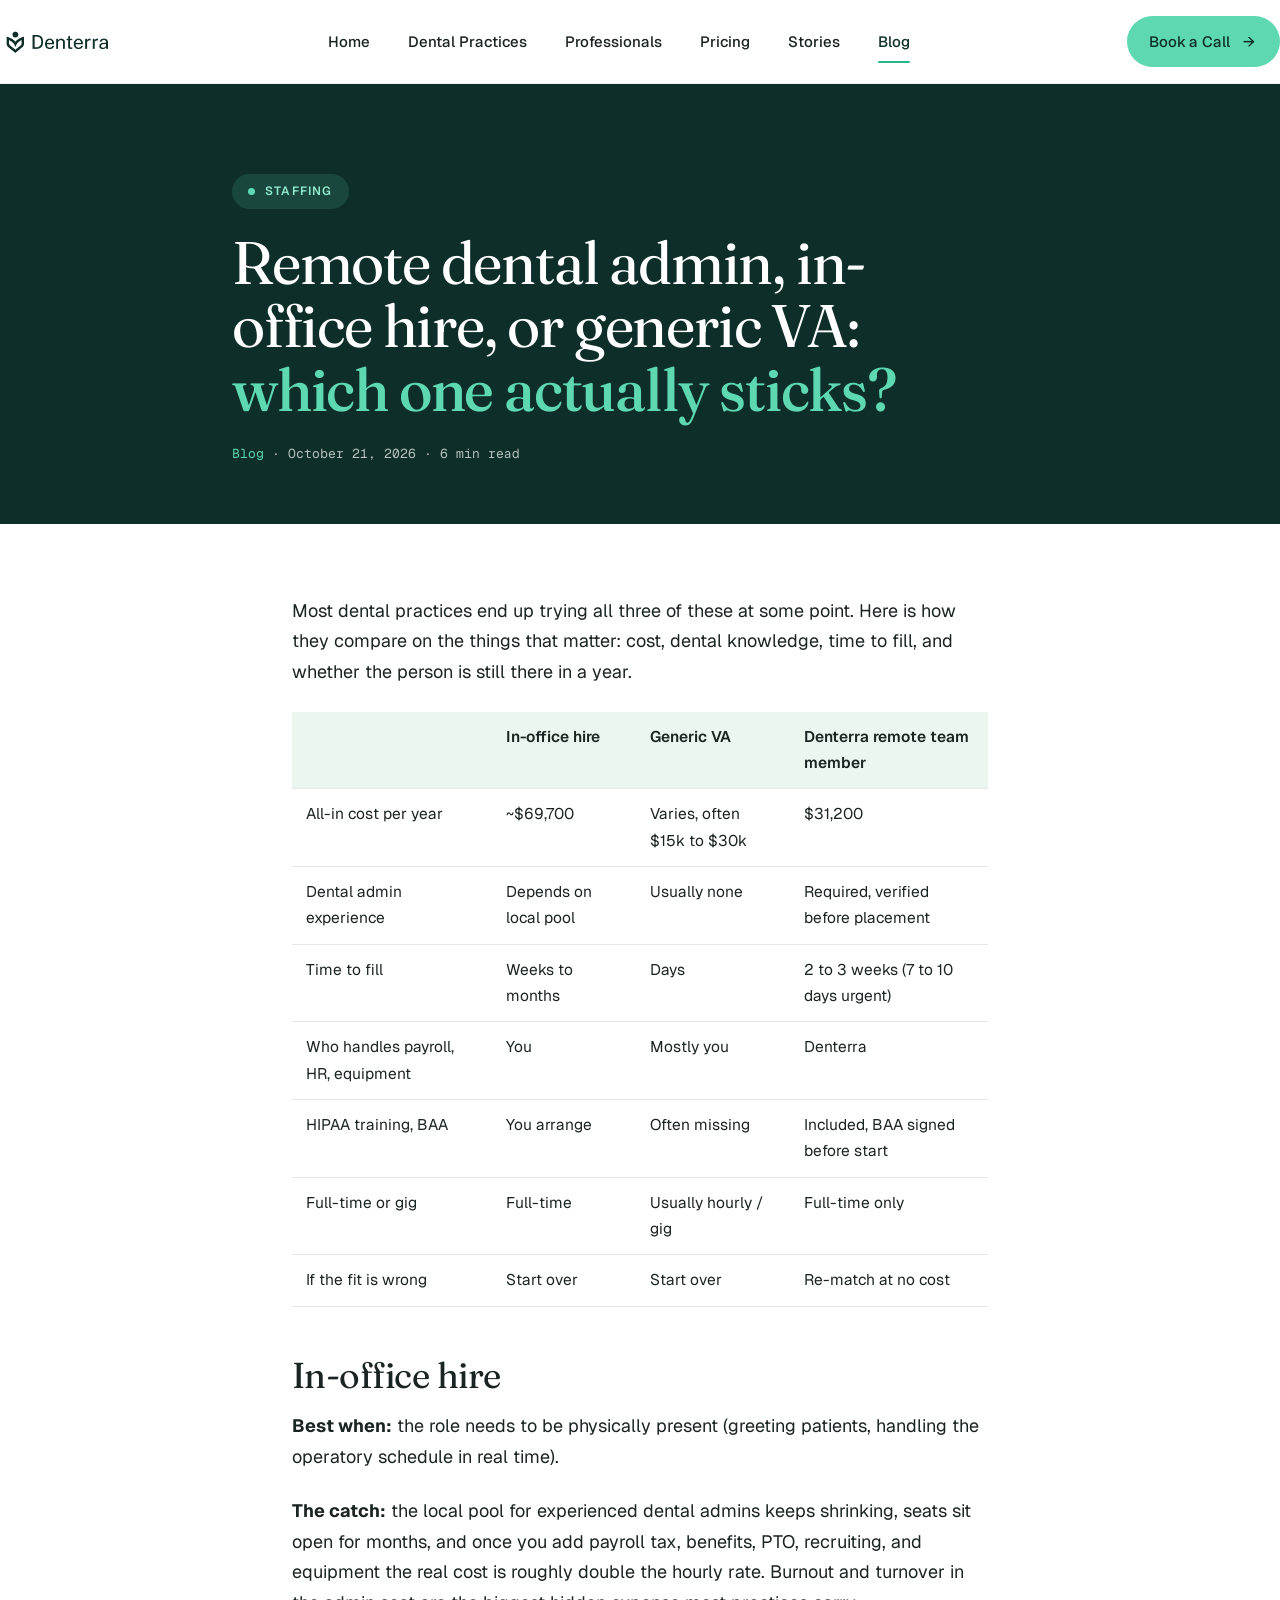
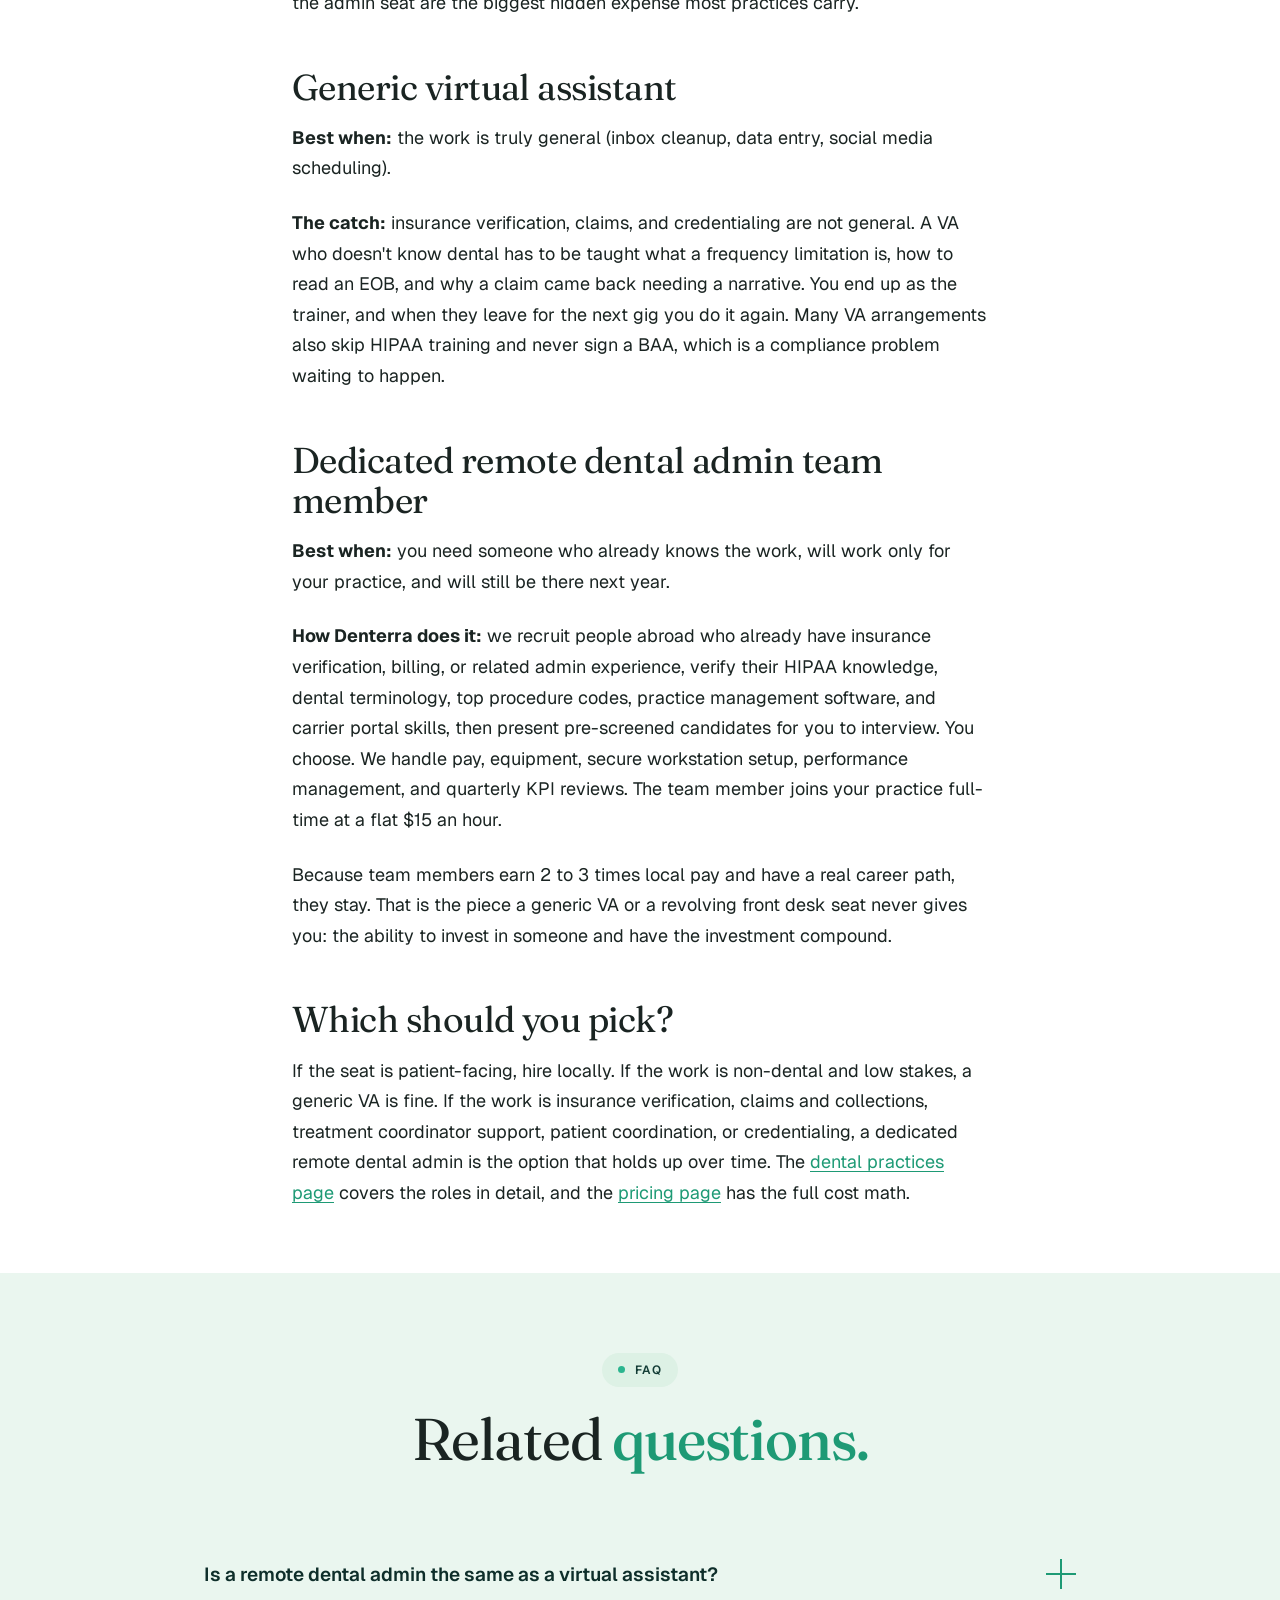
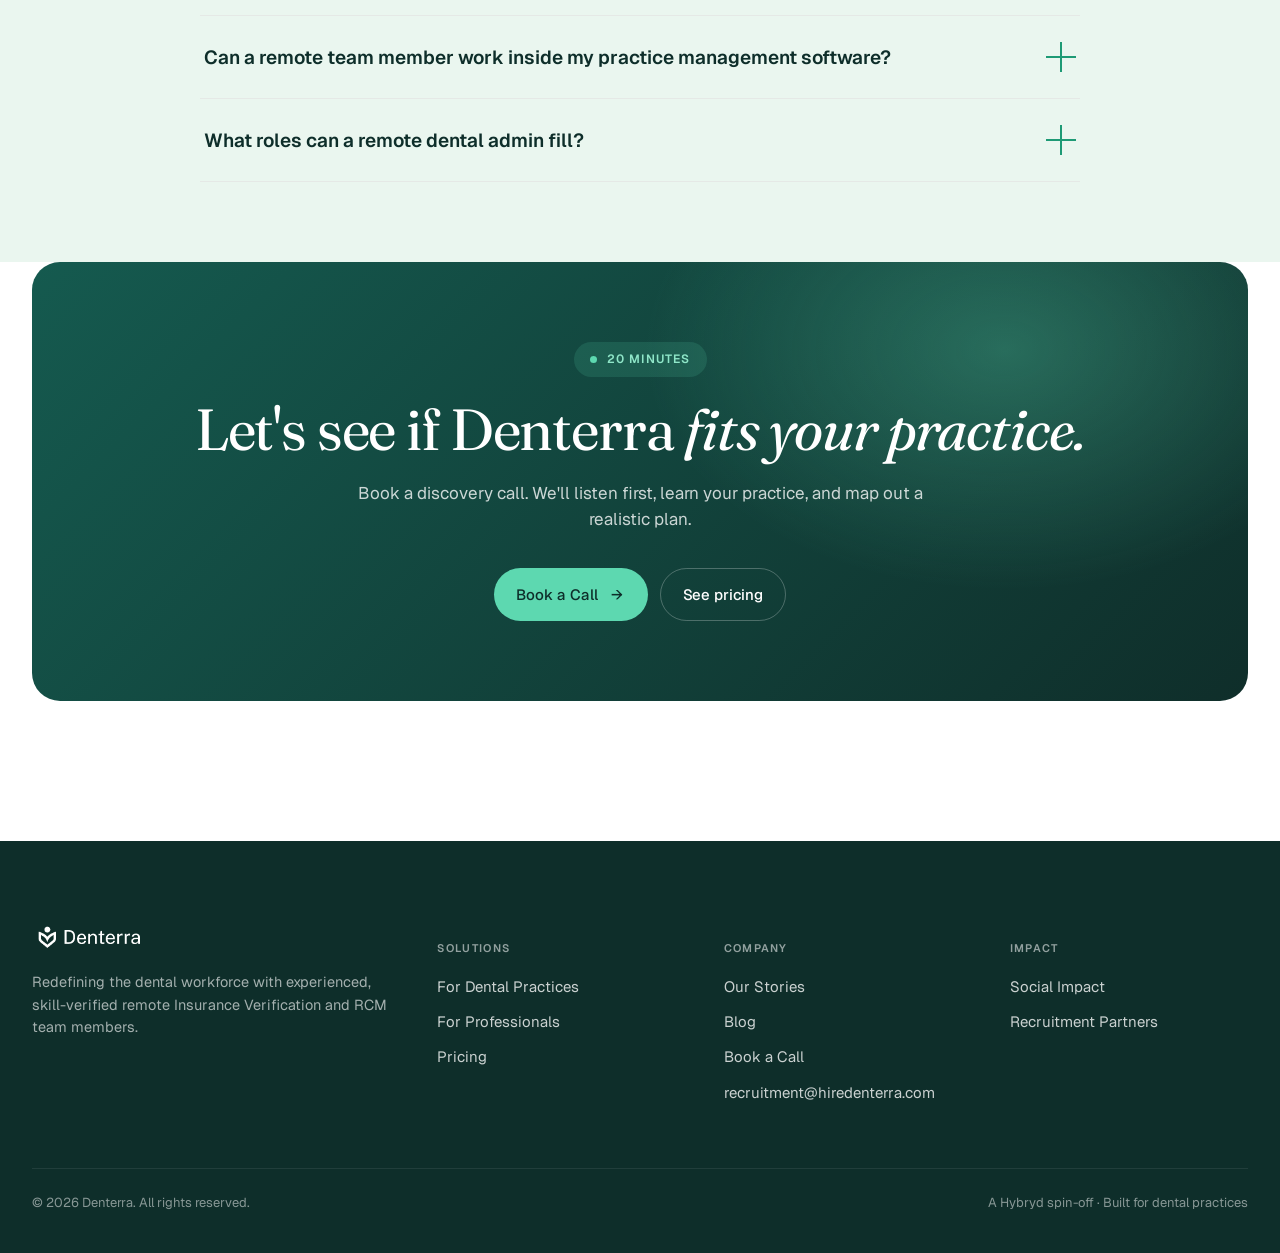
<file: blog/remote-dental-admin-vs-in-office-hire-vs-virtual-assistant.html>
<!doctype html>
<html lang="en">
<head>
<meta charset="utf-8">
<meta name="viewport" content="width=device-width,initial-scale=1">
<title>Remote Dental Admin vs In-Office Hire vs Generic Virtual Assistant | Denterra</title>
<meta name="description" content="An honest comparison of the three ways dental practices fill admin seats: hiring locally, using a generic virtual assistant, or seating a dedicated remote dental admin team member.">
<link rel="canonical" href="https://www.hiredenterra.com/blog/remote-dental-admin-vs-in-office-hire-vs-virtual-assistant.html">
<meta name="robots" content="index, follow, max-image-preview:large, max-snippet:-1">
<meta name="theme-color" content="#0E2E2A">
<meta property="og:type" content="article">
<meta property="og:site_name" content="Denterra">
<meta property="og:locale" content="en_US">
<meta property="og:url" content="https://www.hiredenterra.com/blog/remote-dental-admin-vs-in-office-hire-vs-virtual-assistant.html">
<meta property="og:title" content="Remote Dental Admin vs In-Office Hire vs Generic Virtual Assistant | Denterra">
<meta property="og:description" content="An honest comparison of the three ways dental practices fill admin seats: hiring locally, using a generic virtual assistant, or seating a dedicated remote dental admin team member.">
<meta property="og:image" content="https://www.hiredenterra.com/assets/og-image.png">
<meta property="og:image:width" content="1200">
<meta property="og:image:height" content="630">
<meta name="twitter:card" content="summary_large_image">
<meta name="twitter:title" content="Remote Dental Admin vs In-Office Hire vs Generic Virtual Assistant | Denterra">
<meta name="twitter:description" content="An honest comparison of the three ways dental practices fill admin seats: hiring locally, using a generic virtual assistant, or seating a dedicated remote dental admin team member.">
<meta name="twitter:image" content="https://www.hiredenterra.com/assets/og-image.png">
<link rel="preconnect" href="https://fonts.googleapis.com">
<link rel="preconnect" href="https://fonts.gstatic.com" crossorigin>
<link href="https://fonts.googleapis.com/css2?family=Fraunces:ital,opsz,wght@0,9..144,400;0,9..144,500;0,9..144,600;1,9..144,400;1,9..144,500&family=Geist:wght@300;400;500;600&family=Geist+Mono:wght@400;500&display=swap" rel="stylesheet">
<link rel="icon" type="image/png" href="/favicon.png">
<link rel="apple-touch-icon" href="/denterra-icon-teal.png">
<link rel="stylesheet" href="/styles.css">
<script type="application/ld+json">
{
 "@context": "https://schema.org",
 "@graph": [
  {
   "@type": "BlogPosting",
   "@id": "https://www.hiredenterra.com/blog/remote-dental-admin-vs-in-office-hire-vs-virtual-assistant.html#article",
   "headline": "Remote Dental Admin vs In-Office Hire vs Generic Virtual Assistant",
   "description": "An honest comparison of the three ways dental practices fill admin seats: hiring locally, using a generic virtual assistant, or seating a dedicated remote dental admin team member.",
   "url": "https://www.hiredenterra.com/blog/remote-dental-admin-vs-in-office-hire-vs-virtual-assistant.html",
   "mainEntityOfPage": "https://www.hiredenterra.com/blog/remote-dental-admin-vs-in-office-hire-vs-virtual-assistant.html",
   "datePublished": "2026-10-21",
   "dateModified": "2026-10-21",
   "image": "https://www.hiredenterra.com/assets/og-image.png",
   "author": {
    "@type": "Organization",
    "name": "Denterra",
    "url": "https://www.hiredenterra.com/"
   },
   "publisher": {
    "@id": "https://www.hiredenterra.com/#organization"
   },
   "isPartOf": {
    "@id": "https://www.hiredenterra.com/blog/#blog"
   },
   "inLanguage": "en-US",
   "about": [
    "Remote dental staffing",
    "Dental insurance verification",
    "Dental revenue cycle management"
   ]
  },
  {
   "@type": "Organization",
   "@id": "https://www.hiredenterra.com/#organization",
   "name": "Denterra",
   "url": "https://www.hiredenterra.com/",
   "logo": "https://www.hiredenterra.com/denterra-teal.png"
  },
  {
   "@type": "BreadcrumbList",
   "itemListElement": [
    {
     "@type": "ListItem",
     "position": 1,
     "name": "Home",
     "item": "https://www.hiredenterra.com/"
    },
    {
     "@type": "ListItem",
     "position": 2,
     "name": "Blog",
     "item": "https://www.hiredenterra.com/blog/"
    },
    {
     "@type": "ListItem",
     "position": 3,
     "name": "Remote Dental Admin vs In-Office Hire vs Generic Virtual Assistant",
     "item": "https://www.hiredenterra.com/blog/remote-dental-admin-vs-in-office-hire-vs-virtual-assistant.html"
    }
   ]
  },
  {
   "@type": "FAQPage",
   "mainEntity": [
    {
     "@type": "Question",
     "name": "Is a remote dental admin the same as a virtual assistant?",
     "acceptedAnswer": {
      "@type": "Answer",
      "text": "Not really. A generic VA does general admin work for multiple clients. A Denterra remote dental admin has prior dental or medical admin experience, verified dental skills, HIPAA training, and works full-time for one practice."
     }
    },
    {
     "@type": "Question",
     "name": "Can a remote team member work inside my practice management software?",
     "acceptedAnswer": {
      "@type": "Answer",
      "text": "Yes. Denterra team members are introduced to Dentrix, Eaglesoft, and Open Dental and work inside your system through secure workstation tooling with role-based access."
     }
    },
    {
     "@type": "Question",
     "name": "What roles can a remote dental admin fill?",
     "acceptedAnswer": {
      "@type": "Answer",
      "text": "Insurance verification, claims and collections, treatment coordinator support, patient coordinator (recall, confirmations, payment plans), credentialing, and for larger groups an admin team lead."
     }
    }
   ]
  }
 ]
}
</script>
</head>
<body>
<nav class="nav"><input type="checkbox" id="nav-toggle" class="nav-toggle" aria-hidden="true" hidden="">
  <div class="wrap nav-row">
    <a href="/" class="brand"><img class="brand-logo" src="/denterra-teal.png" alt="Denterra" width="746" height="213"></a>
    <div class="nav-links">
      <a href="/">Home</a>
      <a href="/dental-practices.html">Dental Practices</a>
      <a href="/professionals.html">Professionals</a>
      <a href="/pricing.html">Pricing</a>
      <a href="/stories.html">Stories</a>
      <a href="/blog/" class="active">Blog</a><a class="nav-menu-cta" href="https://calendly.com/russell-hiredenterra/30min" target="_blank" rel="noopener">Book a Call <span class="arr">→</span></a>
    </div>
    <a class="btn btn-primary" href="https://calendly.com/russell-hiredenterra/30min" target="_blank" rel="noopener">Book a Call <span class="arr">→</span></a><label for="nav-toggle" class="nav-burger" aria-label="Open menu"><span></span><span></span><span></span></label>
  </div>
</nav>
<header class="page-hero post-hero">
  <div class="wrap">
    <span class="eyebrow on-dark">Staffing</span>
    <h1>Remote dental admin, in-office hire, or generic VA: <em>which one actually sticks?</em></h1>
    <p class="post-meta"><a href="/blog/">Blog</a> · <time datetime="2026-10-21">October 21, 2026</time> · 6 min read</p>
  </div>
</header>

<article class="post">
  <div class="wrap post-body">

<p>Most dental practices end up trying all three of these at some point. Here is how they compare on the things that matter: cost, dental knowledge, time to fill, and whether the person is still there in a year.</p>

<table>
<tr><th></th><th>In-office hire</th><th>Generic VA</th><th>Denterra remote team member</th></tr>
<tr><td>All-in cost per year</td><td>~$69,700</td><td>Varies, often $15k to $30k</td><td>$31,200</td></tr>
<tr><td>Dental admin experience</td><td>Depends on local pool</td><td>Usually none</td><td>Required, verified before placement</td></tr>
<tr><td>Time to fill</td><td>Weeks to months</td><td>Days</td><td>2 to 3 weeks (7 to 10 days urgent)</td></tr>
<tr><td>Who handles payroll, HR, equipment</td><td>You</td><td>Mostly you</td><td>Denterra</td></tr>
<tr><td>HIPAA training, BAA</td><td>You arrange</td><td>Often missing</td><td>Included, BAA signed before start</td></tr>
<tr><td>Full-time or gig</td><td>Full-time</td><td>Usually hourly / gig</td><td>Full-time only</td></tr>
<tr><td>If the fit is wrong</td><td>Start over</td><td>Start over</td><td>Re-match at no cost</td></tr>
</table>

<h2>In-office hire</h2>
<p><strong>Best when:</strong> the role needs to be physically present (greeting patients, handling the operatory schedule in real time).</p>
<p><strong>The catch:</strong> the local pool for experienced dental admins keeps shrinking, seats sit open for months, and once you add payroll tax, benefits, PTO, recruiting, and equipment the real cost is roughly double the hourly rate. Burnout and turnover in the admin seat are the biggest hidden expense most practices carry.</p>

<h2>Generic virtual assistant</h2>
<p><strong>Best when:</strong> the work is truly general (inbox cleanup, data entry, social media scheduling).</p>
<p><strong>The catch:</strong> insurance verification, claims, and credentialing are not general. A VA who doesn't know dental has to be taught what a frequency limitation is, how to read an EOB, and why a claim came back needing a narrative. You end up as the trainer, and when they leave for the next gig you do it again. Many VA arrangements also skip HIPAA training and never sign a BAA, which is a compliance problem waiting to happen.</p>

<h2>Dedicated remote dental admin team member</h2>
<p><strong>Best when:</strong> you need someone who already knows the work, will work only for your practice, and will still be there next year.</p>
<p><strong>How Denterra does it:</strong> we recruit people abroad who already have insurance verification, billing, or related admin experience, verify their HIPAA knowledge, dental terminology, top procedure codes, practice management software, and carrier portal skills, then present pre-screened candidates for you to interview. You choose. We handle pay, equipment, secure workstation setup, performance management, and quarterly KPI reviews. The team member joins your practice full-time at a flat $15 an hour.</p>
<p>Because team members earn 2 to 3 times local pay and have a real career path, they stay. That is the piece a generic VA or a revolving front desk seat never gives you: the ability to invest in someone and have the investment compound.</p>

<h2>Which should you pick?</h2>
<p>If the seat is patient-facing, hire locally. If the work is non-dental and low stakes, a generic VA is fine. If the work is insurance verification, claims and collections, treatment coordinator support, patient coordination, or credentialing, a dedicated remote dental admin is the option that holds up over time. The <a href="/dental-practices.html">dental practices page</a> covers the roles in detail, and the <a href="/pricing.html">pricing page</a> has the full cost math.</p>

  </div>
</article>

<section class="bg-mint post-faq">
  <div class="wrap">
    <div class="sec-head"><span class="eyebrow">FAQ</span><h2 class="display">Related <em>questions.</em></h2></div>
    <div class="faq-wrap">
<details class="faq-item"><summary class="faq-q"><span>Is a remote dental admin the same as a virtual assistant?</span><span class="faq-q-icon"></span></summary><div class="faq-a">Not really. A generic VA does general admin work for multiple clients. A Denterra remote dental admin has prior dental or medical admin experience, verified dental skills, HIPAA training, and works full-time for one practice.</div></details>
<details class="faq-item"><summary class="faq-q"><span>Can a remote team member work inside my practice management software?</span><span class="faq-q-icon"></span></summary><div class="faq-a">Yes. Denterra team members are introduced to Dentrix, Eaglesoft, and Open Dental and work inside your system through secure workstation tooling with role-based access.</div></details>
<details class="faq-item"><summary class="faq-q"><span>What roles can a remote dental admin fill?</span><span class="faq-q-icon"></span></summary><div class="faq-a">Insurance verification, claims and collections, treatment coordinator support, patient coordinator (recall, confirmations, payment plans), credentialing, and for larger groups an admin team lead.</div></details>
    </div>
  </div>
</section>

<div class="cta-banner-wrap" id="cta">
  <div class="wrap">
    <div class="cta-banner">
      <span class="eyebrow on-dark">20 minutes</span>
      <h2>Let's see if Denterra <em>fits your practice.</em></h2>
      <p class="lede on-dark">Book a discovery call. We'll listen first, learn your practice, and map out a realistic plan.</p>
      <div class="ctas">
        <a class="btn btn-primary" href="https://calendly.com/russell-hiredenterra/30min" target="_blank" rel="noopener">Book a Call <span class="arr">→</span></a>
        <a href="/pricing.html" class="btn btn-outline-on-dark">See pricing</a>
      </div>
    </div>
  </div>
</div>

<footer>
  <div class="wrap">
    <div class="foot-grid">
      <div class="foot-brand">
        <a href="/" class="brand"><img class="brand-logo" src="/denterra-white.png" alt="Denterra" width="746" height="213"></a>
        <p class="foot-blurb">Redefining the dental workforce with experienced, skill-verified remote Insurance Verification and RCM team members.</p>
      </div>
      <div class="foot-col"><h5>Solutions</h5><ul><li><a href="/dental-practices.html">For Dental Practices</a></li><li><a href="/professionals.html">For Professionals</a></li><li><a href="/pricing.html">Pricing</a></li></ul></div>
      <div class="foot-col"><h5>Company</h5><ul><li><a href="/stories.html">Our Stories</a></li><li><a href="/blog/">Blog</a></li><li><a href="https://calendly.com/russell-hiredenterra/30min" target="_blank" rel="noopener">Book a Call</a></li><li><a href="mailto:recruitment@hiredenterra.com">recruitment@hiredenterra.com</a></li></ul></div>
      <div class="foot-col"><h5>Impact</h5><ul><li><a href="/stories.html#impact">Social Impact</a></li><li><a href="/stories.html#impact">Recruitment Partners</a></li></ul></div>
    </div>
    <div class="foot-bottom"><span>© 2026 Denterra. All rights reserved.</span><span>A <a href="https://hirehybryd.com" rel="noopener">Hybryd</a> spin-off · Built for dental practices</span></div>
  </div>
</footer>
</body>
</html>
</file>
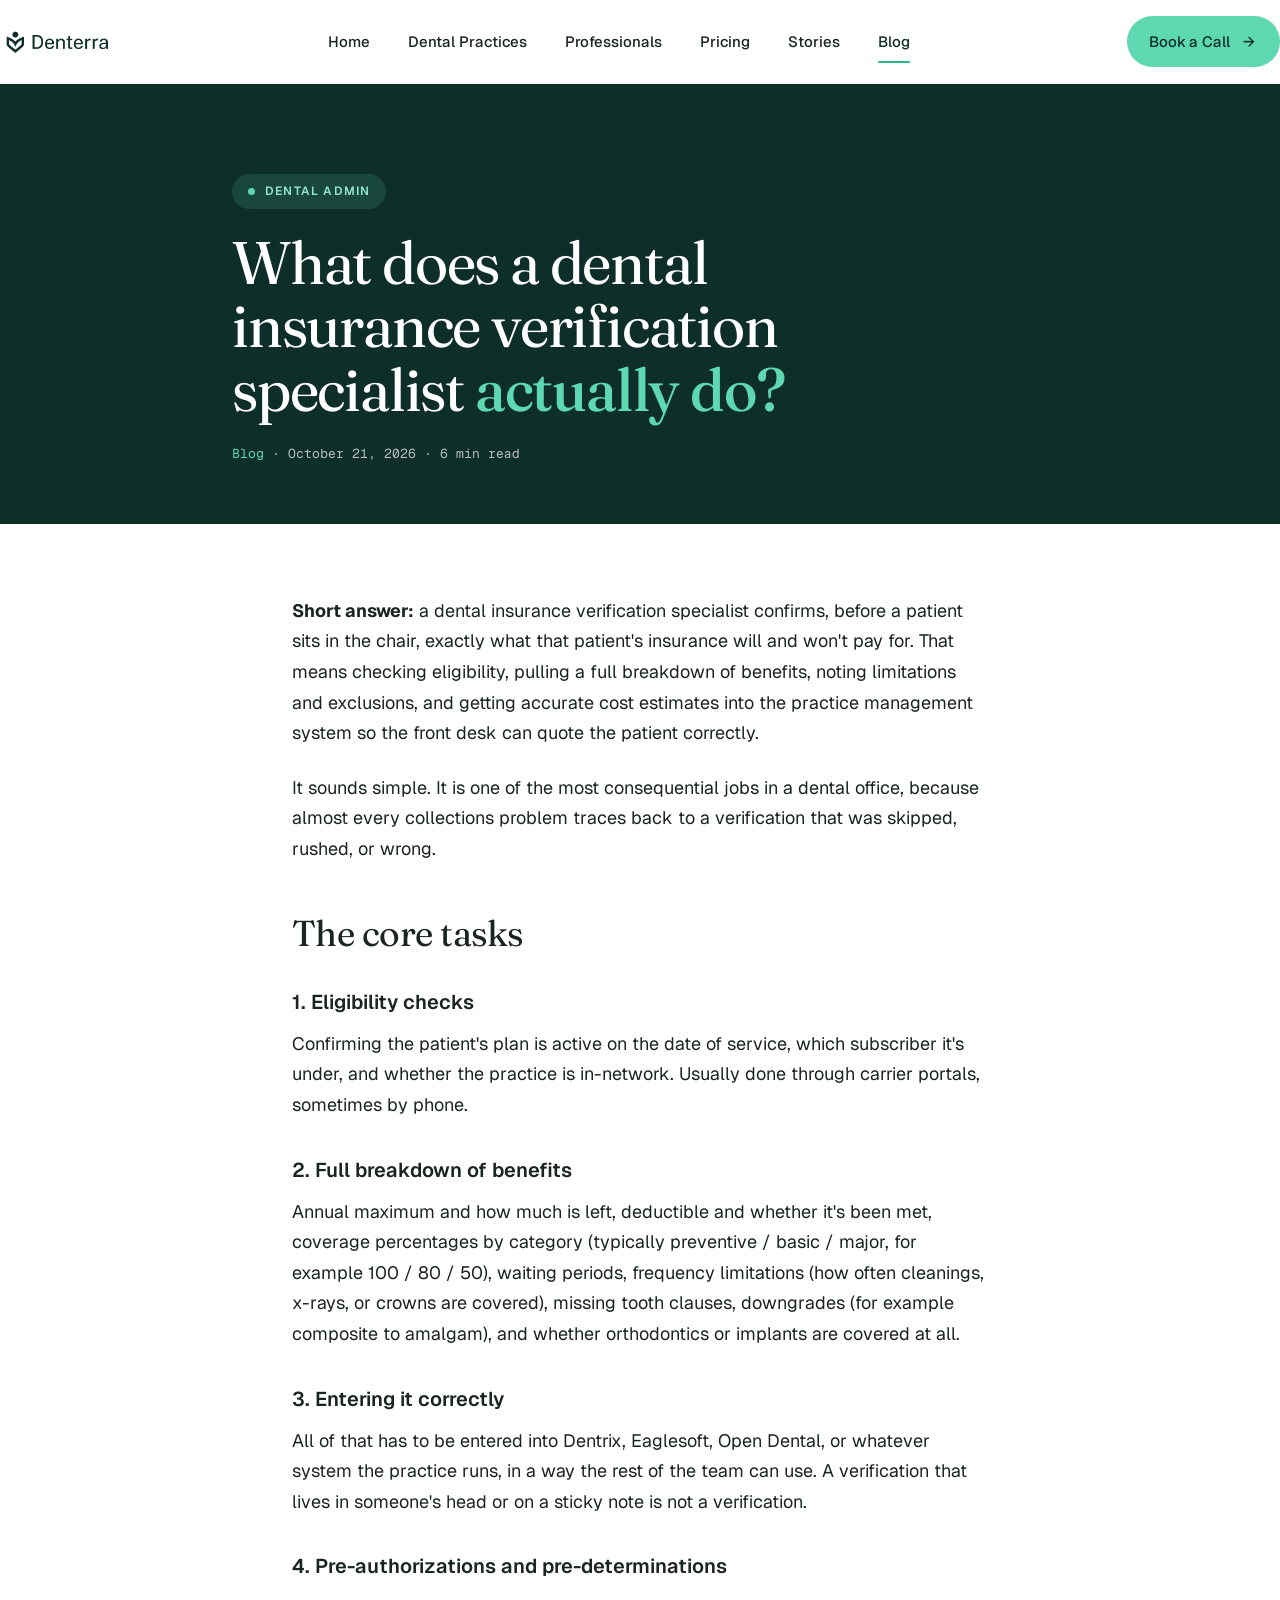
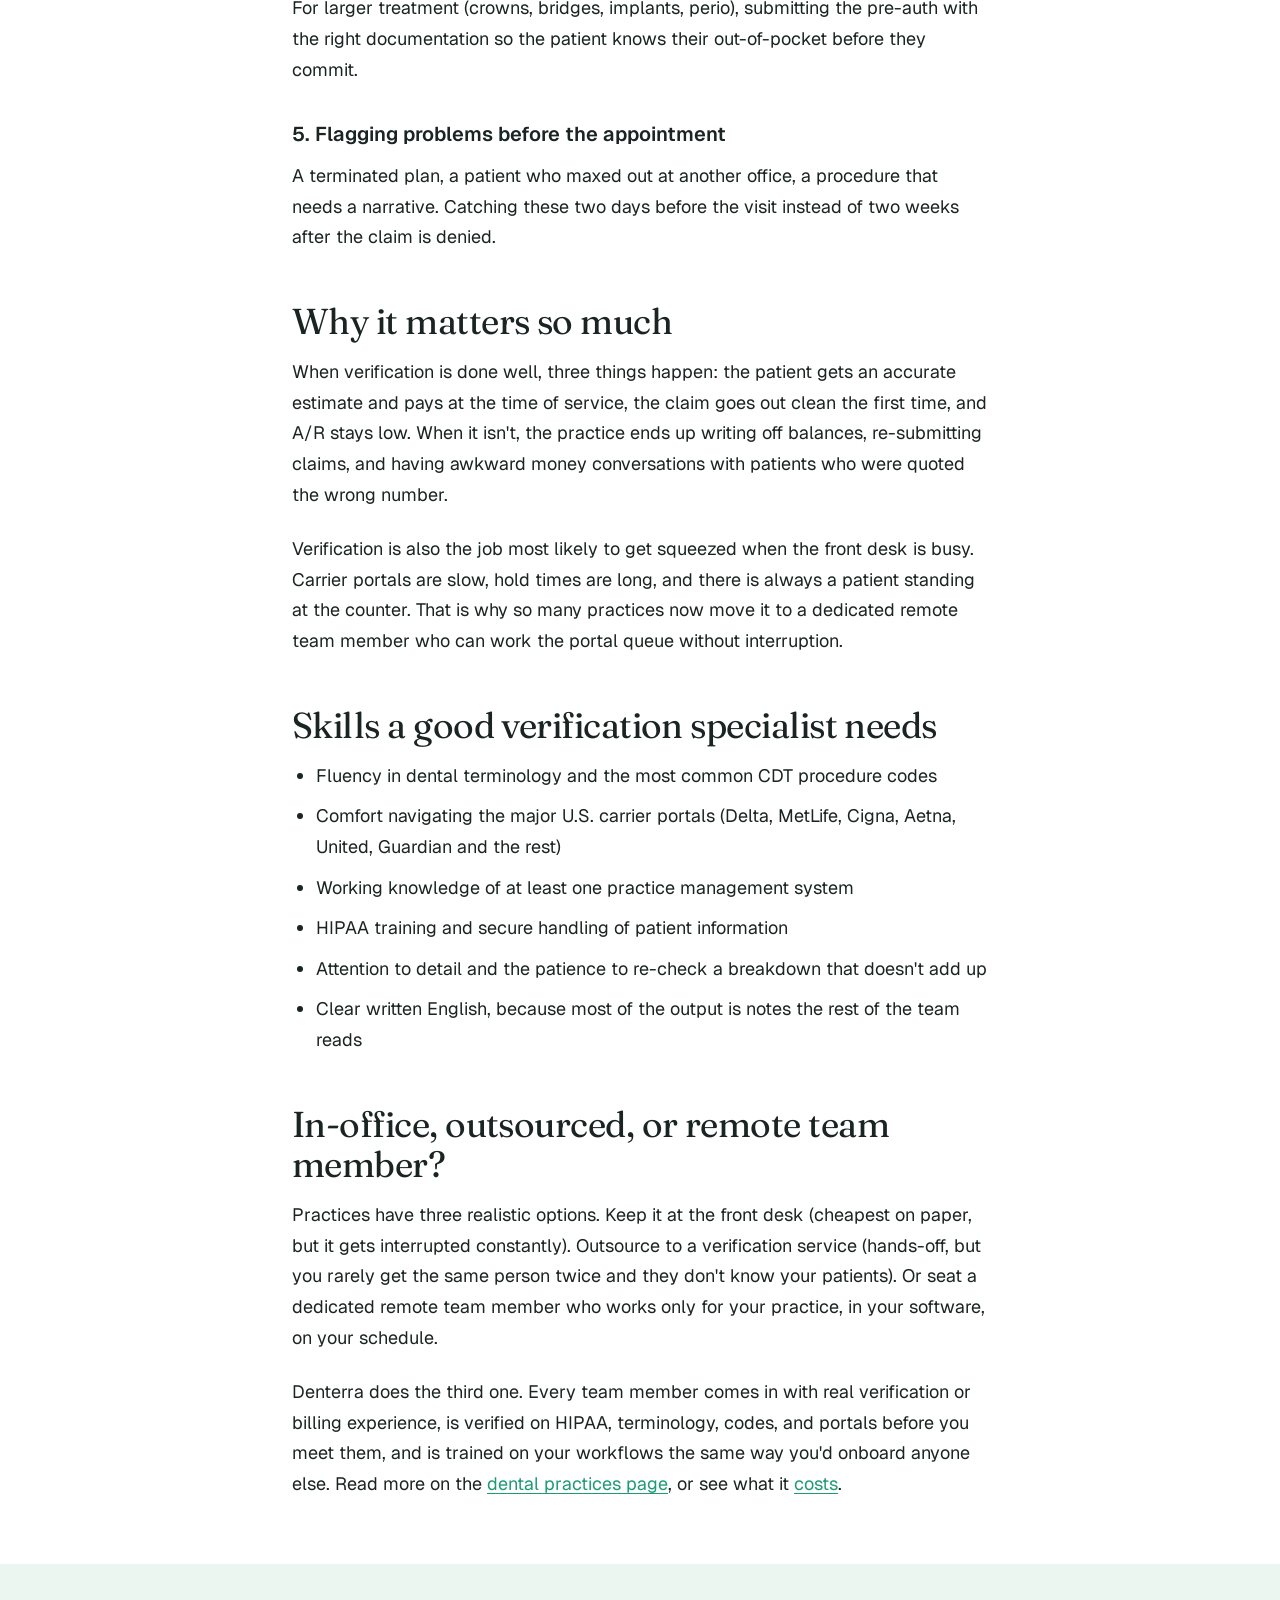
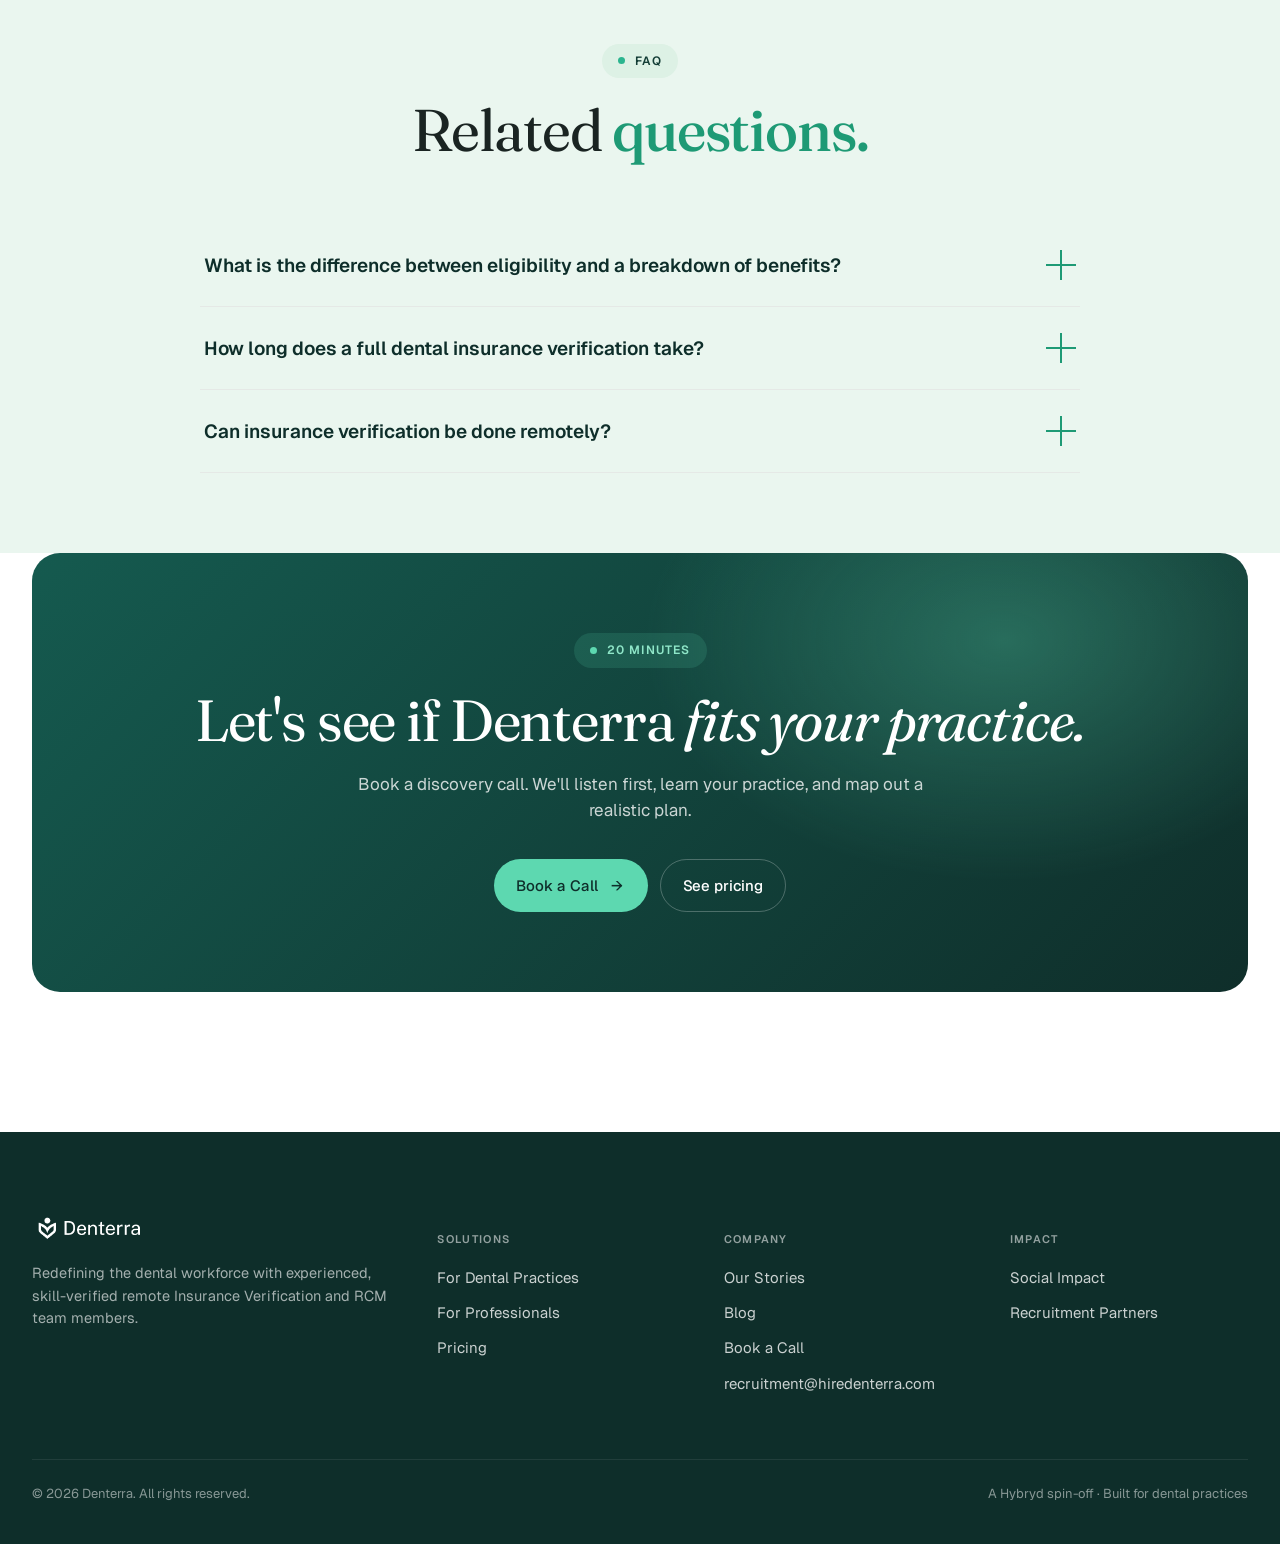
<file: blog/what-does-a-dental-insurance-verification-specialist-do.html>
<!doctype html>
<html lang="en">
<head>
<meta charset="utf-8">
<meta name="viewport" content="width=device-width,initial-scale=1">
<title>What Does a Dental Insurance Verification Specialist Do? | Denterra</title>
<meta name="description" content="The day-to-day work of a dental insurance verification specialist: eligibility checks, benefit breakdowns, pre-authorizations, and why it decides how much your practice collects.">
<link rel="canonical" href="https://www.hiredenterra.com/blog/what-does-a-dental-insurance-verification-specialist-do.html">
<meta name="robots" content="index, follow, max-image-preview:large, max-snippet:-1">
<meta name="theme-color" content="#0E2E2A">
<meta property="og:type" content="article">
<meta property="og:site_name" content="Denterra">
<meta property="og:locale" content="en_US">
<meta property="og:url" content="https://www.hiredenterra.com/blog/what-does-a-dental-insurance-verification-specialist-do.html">
<meta property="og:title" content="What Does a Dental Insurance Verification Specialist Do? | Denterra">
<meta property="og:description" content="The day-to-day work of a dental insurance verification specialist: eligibility checks, benefit breakdowns, pre-authorizations, and why it decides how much your practice collects.">
<meta property="og:image" content="https://www.hiredenterra.com/assets/og-image.png">
<meta property="og:image:width" content="1200">
<meta property="og:image:height" content="630">
<meta name="twitter:card" content="summary_large_image">
<meta name="twitter:title" content="What Does a Dental Insurance Verification Specialist Do? | Denterra">
<meta name="twitter:description" content="The day-to-day work of a dental insurance verification specialist: eligibility checks, benefit breakdowns, pre-authorizations, and why it decides how much your practice collects.">
<meta name="twitter:image" content="https://www.hiredenterra.com/assets/og-image.png">
<link rel="preconnect" href="https://fonts.googleapis.com">
<link rel="preconnect" href="https://fonts.gstatic.com" crossorigin>
<link href="https://fonts.googleapis.com/css2?family=Fraunces:ital,opsz,wght@0,9..144,400;0,9..144,500;0,9..144,600;1,9..144,400;1,9..144,500&family=Geist:wght@300;400;500;600&family=Geist+Mono:wght@400;500&display=swap" rel="stylesheet">
<link rel="icon" type="image/png" href="/favicon.png">
<link rel="apple-touch-icon" href="/denterra-icon-teal.png">
<link rel="stylesheet" href="/styles.css">
<script type="application/ld+json">
{
 "@context": "https://schema.org",
 "@graph": [
  {
   "@type": "BlogPosting",
   "@id": "https://www.hiredenterra.com/blog/what-does-a-dental-insurance-verification-specialist-do.html#article",
   "headline": "What Does a Dental Insurance Verification Specialist Do?",
   "description": "The day-to-day work of a dental insurance verification specialist: eligibility checks, benefit breakdowns, pre-authorizations, and why it decides how much your practice collects.",
   "url": "https://www.hiredenterra.com/blog/what-does-a-dental-insurance-verification-specialist-do.html",
   "mainEntityOfPage": "https://www.hiredenterra.com/blog/what-does-a-dental-insurance-verification-specialist-do.html",
   "datePublished": "2026-10-21",
   "dateModified": "2026-10-21",
   "image": "https://www.hiredenterra.com/assets/og-image.png",
   "author": {
    "@type": "Organization",
    "name": "Denterra",
    "url": "https://www.hiredenterra.com/"
   },
   "publisher": {
    "@id": "https://www.hiredenterra.com/#organization"
   },
   "isPartOf": {
    "@id": "https://www.hiredenterra.com/blog/#blog"
   },
   "inLanguage": "en-US",
   "about": [
    "Remote dental staffing",
    "Dental insurance verification",
    "Dental revenue cycle management"
   ]
  },
  {
   "@type": "Organization",
   "@id": "https://www.hiredenterra.com/#organization",
   "name": "Denterra",
   "url": "https://www.hiredenterra.com/",
   "logo": "https://www.hiredenterra.com/denterra-teal.png"
  },
  {
   "@type": "BreadcrumbList",
   "itemListElement": [
    {
     "@type": "ListItem",
     "position": 1,
     "name": "Home",
     "item": "https://www.hiredenterra.com/"
    },
    {
     "@type": "ListItem",
     "position": 2,
     "name": "Blog",
     "item": "https://www.hiredenterra.com/blog/"
    },
    {
     "@type": "ListItem",
     "position": 3,
     "name": "What Does a Dental Insurance Verification Specialist Do?",
     "item": "https://www.hiredenterra.com/blog/what-does-a-dental-insurance-verification-specialist-do.html"
    }
   ]
  },
  {
   "@type": "FAQPage",
   "mainEntity": [
    {
     "@type": "Question",
     "name": "What is the difference between eligibility and a breakdown of benefits?",
     "acceptedAnswer": {
      "@type": "Answer",
      "text": "Eligibility confirms the plan is active and the patient is covered. A breakdown of benefits is the detailed list of what the plan pays: maximums, deductibles, percentages by category, frequencies, waiting periods, and exclusions."
     }
    },
    {
     "@type": "Question",
     "name": "How long does a full dental insurance verification take?",
     "acceptedAnswer": {
      "@type": "Answer",
      "text": "A simple eligibility check can take a few minutes. A full breakdown with frequencies and limitations often takes 15 to 30 minutes per patient, longer when a phone call is required."
     }
    },
    {
     "@type": "Question",
     "name": "Can insurance verification be done remotely?",
     "acceptedAnswer": {
      "@type": "Answer",
      "text": "Yes. Verification is done through carrier portals and phone calls and entered into the practice management system, all of which can be done securely from a remote workstation with proper HIPAA controls and a BAA."
     }
    }
   ]
  }
 ]
}
</script>
</head>
<body>
<nav class="nav"><input type="checkbox" id="nav-toggle" class="nav-toggle" aria-hidden="true" hidden="">
  <div class="wrap nav-row">
    <a href="/" class="brand"><img class="brand-logo" src="/denterra-teal.png" alt="Denterra" width="746" height="213"></a>
    <div class="nav-links">
      <a href="/">Home</a>
      <a href="/dental-practices.html">Dental Practices</a>
      <a href="/professionals.html">Professionals</a>
      <a href="/pricing.html">Pricing</a>
      <a href="/stories.html">Stories</a>
      <a href="/blog/" class="active">Blog</a><a class="nav-menu-cta" href="https://calendly.com/russell-hiredenterra/30min" target="_blank" rel="noopener">Book a Call <span class="arr">→</span></a>
    </div>
    <a class="btn btn-primary" href="https://calendly.com/russell-hiredenterra/30min" target="_blank" rel="noopener">Book a Call <span class="arr">→</span></a><label for="nav-toggle" class="nav-burger" aria-label="Open menu"><span></span><span></span><span></span></label>
  </div>
</nav>
<header class="page-hero post-hero">
  <div class="wrap">
    <span class="eyebrow on-dark">Dental admin</span>
    <h1>What does a dental insurance verification specialist <em>actually do?</em></h1>
    <p class="post-meta"><a href="/blog/">Blog</a> · <time datetime="2026-10-21">October 21, 2026</time> · 6 min read</p>
  </div>
</header>

<article class="post">
  <div class="wrap post-body">

<p><strong>Short answer:</strong> a dental insurance verification specialist confirms, before a patient sits in the chair, exactly what that patient's insurance will and won't pay for. That means checking eligibility, pulling a full breakdown of benefits, noting limitations and exclusions, and getting accurate cost estimates into the practice management system so the front desk can quote the patient correctly.</p>
<p>It sounds simple. It is one of the most consequential jobs in a dental office, because almost every collections problem traces back to a verification that was skipped, rushed, or wrong.</p>

<h2>The core tasks</h2>
<h3>1. Eligibility checks</h3>
<p>Confirming the patient's plan is active on the date of service, which subscriber it's under, and whether the practice is in-network. Usually done through carrier portals, sometimes by phone.</p>
<h3>2. Full breakdown of benefits</h3>
<p>Annual maximum and how much is left, deductible and whether it's been met, coverage percentages by category (typically preventive / basic / major, for example 100 / 80 / 50), waiting periods, frequency limitations (how often cleanings, x-rays, or crowns are covered), missing tooth clauses, downgrades (for example composite to amalgam), and whether orthodontics or implants are covered at all.</p>
<h3>3. Entering it correctly</h3>
<p>All of that has to be entered into Dentrix, Eaglesoft, Open Dental, or whatever system the practice runs, in a way the rest of the team can use. A verification that lives in someone's head or on a sticky note is not a verification.</p>
<h3>4. Pre-authorizations and pre-determinations</h3>
<p>For larger treatment (crowns, bridges, implants, perio), submitting the pre-auth with the right documentation so the patient knows their out-of-pocket before they commit.</p>
<h3>5. Flagging problems before the appointment</h3>
<p>A terminated plan, a patient who maxed out at another office, a procedure that needs a narrative. Catching these two days before the visit instead of two weeks after the claim is denied.</p>

<h2>Why it matters so much</h2>
<p>When verification is done well, three things happen: the patient gets an accurate estimate and pays at the time of service, the claim goes out clean the first time, and A/R stays low. When it isn't, the practice ends up writing off balances, re-submitting claims, and having awkward money conversations with patients who were quoted the wrong number.</p>
<p>Verification is also the job most likely to get squeezed when the front desk is busy. Carrier portals are slow, hold times are long, and there is always a patient standing at the counter. That is why so many practices now move it to a dedicated remote team member who can work the portal queue without interruption.</p>

<h2>Skills a good verification specialist needs</h2>
<ul>
<li>Fluency in dental terminology and the most common CDT procedure codes</li>
<li>Comfort navigating the major U.S. carrier portals (Delta, MetLife, Cigna, Aetna, United, Guardian and the rest)</li>
<li>Working knowledge of at least one practice management system</li>
<li>HIPAA training and secure handling of patient information</li>
<li>Attention to detail and the patience to re-check a breakdown that doesn't add up</li>
<li>Clear written English, because most of the output is notes the rest of the team reads</li>
</ul>

<h2>In-office, outsourced, or remote team member?</h2>
<p>Practices have three realistic options. Keep it at the front desk (cheapest on paper, but it gets interrupted constantly). Outsource to a verification service (hands-off, but you rarely get the same person twice and they don't know your patients). Or seat a dedicated remote team member who works only for your practice, in your software, on your schedule.</p>
<p>Denterra does the third one. Every team member comes in with real verification or billing experience, is verified on HIPAA, terminology, codes, and portals before you meet them, and is trained on your workflows the same way you'd onboard anyone else. Read more on the <a href="/dental-practices.html">dental practices page</a>, or see what it <a href="/pricing.html">costs</a>.</p>

  </div>
</article>

<section class="bg-mint post-faq">
  <div class="wrap">
    <div class="sec-head"><span class="eyebrow">FAQ</span><h2 class="display">Related <em>questions.</em></h2></div>
    <div class="faq-wrap">
<details class="faq-item"><summary class="faq-q"><span>What is the difference between eligibility and a breakdown of benefits?</span><span class="faq-q-icon"></span></summary><div class="faq-a">Eligibility confirms the plan is active and the patient is covered. A breakdown of benefits is the detailed list of what the plan pays: maximums, deductibles, percentages by category, frequencies, waiting periods, and exclusions.</div></details>
<details class="faq-item"><summary class="faq-q"><span>How long does a full dental insurance verification take?</span><span class="faq-q-icon"></span></summary><div class="faq-a">A simple eligibility check can take a few minutes. A full breakdown with frequencies and limitations often takes 15 to 30 minutes per patient, longer when a phone call is required.</div></details>
<details class="faq-item"><summary class="faq-q"><span>Can insurance verification be done remotely?</span><span class="faq-q-icon"></span></summary><div class="faq-a">Yes. Verification is done through carrier portals and phone calls and entered into the practice management system, all of which can be done securely from a remote workstation with proper HIPAA controls and a BAA.</div></details>
    </div>
  </div>
</section>

<div class="cta-banner-wrap" id="cta">
  <div class="wrap">
    <div class="cta-banner">
      <span class="eyebrow on-dark">20 minutes</span>
      <h2>Let's see if Denterra <em>fits your practice.</em></h2>
      <p class="lede on-dark">Book a discovery call. We'll listen first, learn your practice, and map out a realistic plan.</p>
      <div class="ctas">
        <a class="btn btn-primary" href="https://calendly.com/russell-hiredenterra/30min" target="_blank" rel="noopener">Book a Call <span class="arr">→</span></a>
        <a href="/pricing.html" class="btn btn-outline-on-dark">See pricing</a>
      </div>
    </div>
  </div>
</div>

<footer>
  <div class="wrap">
    <div class="foot-grid">
      <div class="foot-brand">
        <a href="/" class="brand"><img class="brand-logo" src="/denterra-white.png" alt="Denterra" width="746" height="213"></a>
        <p class="foot-blurb">Redefining the dental workforce with experienced, skill-verified remote Insurance Verification and RCM team members.</p>
      </div>
      <div class="foot-col"><h5>Solutions</h5><ul><li><a href="/dental-practices.html">For Dental Practices</a></li><li><a href="/professionals.html">For Professionals</a></li><li><a href="/pricing.html">Pricing</a></li></ul></div>
      <div class="foot-col"><h5>Company</h5><ul><li><a href="/stories.html">Our Stories</a></li><li><a href="/blog/">Blog</a></li><li><a href="https://calendly.com/russell-hiredenterra/30min" target="_blank" rel="noopener">Book a Call</a></li><li><a href="mailto:recruitment@hiredenterra.com">recruitment@hiredenterra.com</a></li></ul></div>
      <div class="foot-col"><h5>Impact</h5><ul><li><a href="/stories.html#impact">Social Impact</a></li><li><a href="/stories.html#impact">Recruitment Partners</a></li></ul></div>
    </div>
    <div class="foot-bottom"><span>© 2026 Denterra. All rights reserved.</span><span>A <a href="https://hirehybryd.com" rel="noopener">Hybryd</a> spin-off · Built for dental practices</span></div>
  </div>
</footer>
</body>
</html>
</file>
<file: styles.css>
/* =====================================================
   Denterra — Brand styles
   ===================================================== */

:root {
  /* Brand */
  --ink-900: #0E2E2A;       /* deepest teal — dark sections / headlines */
  --ink-800: #133D36;       /* slightly lighter dark */
  --ink-700: #1B5048;       /* mid teal */
  --ink-600: #2A6358;
  --mint-600: #1E9A75;
  --mint-500: #2BB58F;      /* accent on light bg */
  --mint-400: #5DD8B0;      /* bright accent on dark bg */
  --mint-300: #8FE6C8;
  --mint-200: #BDEEDB;
  --mint-100: #DDF1E5;      /* pill bg, light bg */
  --mint-50:  #EAF6EF;
  --cream-100: #F5ECDB;     /* warm cream alt bg */
  --cream-50:  #FAF4E8;

  --text: #1A2422;
  --text-2: #4A5856;
  --text-3: #6E7C7A;
  --border: #E5E9E6;
  --border-soft: #EFF2EF;
  --white: #FFFFFF;

  --display: "Fraunces", "Times New Roman", serif;
  --body: "Geist", "Inter", system-ui, -apple-system, sans-serif;
  --mono: "Geist Mono", ui-monospace, "SF Mono", monospace;

  --radius-card: 20px;
  --radius-pill: 999px;
  --radius-image: 24px;
  --container: 1280px;

  /* Emphasis: how <em> highlights inside headlines look.
     Defaults: same font (not italic), bold, mint color. */
  --em-style: normal;
  --em-weight: 500;
  --em-color: var(--mint-600);
  --em-color-on-dark: var(--mint-400);
}

* , *::before , *::after { box-sizing: border-box; }
html, body { margin: 0; padding: 0; }
body {
  background: var(--white);
  color: var(--text);
  font-family: var(--body);
  font-size: 17px;
  line-height: 1.55;
  -webkit-font-smoothing: antialiased;
  text-rendering: optimizeLegibility;
  font-feature-settings: "ss01", "cv11";
}
a { color: inherit; text-decoration: none; }
img, svg { display: block; max-width: 100%; }
button { font: inherit; color: inherit; background: none; border: 0; cursor: pointer; padding: 0; }
h1, h2, h3, h4 { margin: 0; font-weight: 400; }
p { margin: 0; }

.wrap {
  max-width: var(--container);
  margin: 0 auto;
  padding: 0 32px;
}

/* ─── shared type ─── */
.display {
  font-family: var(--display);
  font-weight: 400;
  font-optical-sizing: auto;
  letter-spacing: -0.018em;
  line-height: 1.02;
}
.display em {
  font-style: var(--em-style); font-weight: var(--em-weight); color: var(--em-color);
}
.display.on-dark em { color: var(--em-color-on-dark); }

.eyebrow {
  display: inline-flex;
  align-items: center;
  gap: 10px;
  padding: 8px 16px;
  background: var(--mint-100);
  color: var(--ink-800);
  border-radius: var(--radius-pill);
  font-size: 12px;
  font-weight: 600;
  letter-spacing: 0.1em;
  text-transform: uppercase;
}
.eyebrow::before {
  content: "";
  width: 7px; height: 7px;
  border-radius: 50%;
  background: var(--mint-500);
}
.eyebrow.on-dark {
  background: rgba(93, 216, 176, 0.14);
  color: var(--mint-300);
}
.eyebrow.on-dark::before { background: var(--mint-400); }

.lede {
  font-size: 19px;
  line-height: 1.5;
  color: var(--text-2);
  max-width: 56ch;
}
.lede.on-dark { color: rgba(255,255,255,0.78); }

/* ─── buttons ─── */
.btn {
  display: inline-flex;
  align-items: center;
  gap: 10px;
  padding: 14px 22px;
  border-radius: var(--radius-pill);
  font-weight: 500;
  font-size: 15px;
  letter-spacing: -0.005em;
  transition: background .2s, color .2s, transform .15s, box-shadow .2s;
  white-space: nowrap;
}
.btn .arr {
  display: inline-flex; align-items: center; justify-content: center;
  width: 18px; height: 18px;
  transition: transform .2s;
}
.btn:hover .arr { transform: translateX(3px); }

.btn-primary {
  background: var(--mint-400);
  color: var(--ink-900);
}
.btn-primary:hover { background: var(--mint-300); }

.btn-dark {
  background: var(--ink-900);
  color: var(--white);
}
.btn-dark:hover { background: var(--ink-700); }

.btn-ghost {
  background: transparent;
  color: var(--ink-900);
  border: 1px solid var(--border);
}
.btn-ghost:hover { border-color: var(--ink-900); }

.btn-outline-on-dark {
  background: transparent;
  color: var(--white);
  border: 1px solid rgba(255,255,255,0.25);
}
.btn-outline-on-dark:hover { border-color: var(--mint-400); color: var(--mint-300); }

.btn-link {
  display: inline-flex; align-items: center; gap: 8px;
  color: var(--mint-600);
  font-weight: 500;
  font-size: 15px;
}
.btn-link:hover { color: var(--ink-900); }

/* ─── chip ─── */
.chip {
  display: inline-flex;
  align-items: center;
  gap: 8px;
  padding: 8px 14px;
  background: rgba(255,255,255,0.05);
  border: 1px solid rgba(255,255,255,0.16);
  color: var(--white);
  border-radius: var(--radius-pill);
  font-size: 13px;
  font-weight: 500;
}
.chip svg { width: 14px; height: 14px; color: var(--mint-400); }

.tag {
  display: inline-flex;
  padding: 4px 10px;
  background: var(--mint-50);
  color: var(--mint-600);
  border-radius: var(--radius-pill);
  font-size: 12px;
  font-weight: 500;
}

/* ─── icon tile ─── */
.icon-tile {
  width: 44px; height: 44px;
  border-radius: 12px;
  background: var(--mint-50);
  color: var(--ink-800);
  display: inline-flex; align-items: center; justify-content: center;
}
.icon-tile svg { width: 22px; height: 22px; stroke-width: 1.6; }
.icon-tile.solid {
  background: var(--ink-900);
  color: var(--mint-400);
}

/* =====================================================
   NAVIGATION
   ===================================================== */
.nav {
  position: sticky; top: 0; z-index: 50;
  background: rgba(255,255,255,0.85);
  backdrop-filter: blur(14px) saturate(160%);
  -webkit-backdrop-filter: blur(14px) saturate(160%);
  border-bottom: 1px solid var(--border-soft);
}
.nav-row {
  display: flex; align-items: center; justify-content: space-between;
  padding: 16px 0;
}
.brand {
  display: flex; align-items: center; gap: 10px;
  color: var(--ink-900);
}
.brand-logo { height: 32px; width: auto; display: block; }
.brand-logo-sm { height: 28px; width: auto; display: block; }
.brand-mark { width: 26px; height: 30px; color: var(--ink-900); }
.brand-name {
  font-family: var(--display);
  font-weight: 500;
  font-size: 24px;
  letter-spacing: -0.02em;
}
.nav-links {
  display: flex; gap: 38px;
  font-size: 15px;
  color: var(--text);
  font-weight: 500;
}
.nav-links a { position: relative; padding: 6px 0; }
.nav-links a:hover { color: var(--mint-600); }
.nav-links a.active { color: var(--ink-900); }
.nav-links a.active::after {
  content: "";
  position: absolute;
  left: 0; right: 0; bottom: -4px;
  height: 2px;
  background: var(--mint-500);
  border-radius: 2px;
}

/* =====================================================
   HERO
   ===================================================== */
.hero {
  background: var(--ink-900);
  color: var(--white);
  padding: 96px 0 120px;
  position: relative;
  overflow: hidden;
}
.hero::before {
  content: "";
  position: absolute;
  inset: 0;
  background:
    radial-gradient(ellipse 700px 500px at 90% 20%, rgba(93,216,176,0.10), transparent 60%),
    radial-gradient(ellipse 600px 400px at 0% 100%, rgba(43,181,143,0.06), transparent 60%);
  pointer-events: none;
}
.hero-grid {
  position: relative;
  display: grid;
  grid-template-columns: 1.05fr 1fr;
  gap: 64px;
  align-items: center;
}
.hero h1 {
  font-family: var(--display);
  font-size: clamp(54px, 6.4vw, 88px);
  line-height: 1.0;
  letter-spacing: -0.02em;
  margin-top: 28px;
  text-wrap: balance;
}
.hero h1 em {
  font-style: var(--em-style); font-weight: var(--em-weight); color: var(--em-color-on-dark);
}
.hero-sub {
  margin-top: 28px;
  max-width: 52ch;
  font-size: 18px;
  line-height: 1.55;
  color: rgba(255,255,255,0.78);
}
.hero-ctas { display: flex; gap: 12px; margin-top: 36px; flex-wrap: wrap; }
.hero-chips {
  display: flex; flex-wrap: wrap; gap: 10px;
  margin-top: 28px;
}

/* hero photo */
.hero-photo-wrap {
  position: relative;
  aspect-ratio: 4/4.6;
  border-radius: var(--radius-image);
  overflow: hidden;
  box-shadow: 0 30px 80px -20px rgba(0,0,0,0.5);
}
.hero-photo {
  width: 100%; height: 100%;
  object-fit: cover;
  display: block;
}
.hero-photo-fallback {
  width: 100%; height: 100%;
  background:
    linear-gradient(160deg, #b9d6dd, #6c9aa5 50%, #38636e);
  position: relative;
}
.hero-photo-fallback::after {
  content: "Dental operatory · photo placeholder";
  position: absolute;
  inset: auto 0 24px;
  text-align: center;
  font-family: var(--mono);
  font-size: 11px;
  letter-spacing: 0.08em;
  text-transform: uppercase;
  color: rgba(255,255,255,0.85);
}
/* fake equipment */
.hero-photo-fallback .room {
  position: absolute; inset: 0;
  background:
    radial-gradient(circle 90px at 25% 38%, rgba(255,255,255,0.45), transparent 60%),
    linear-gradient(180deg, transparent 55%, rgba(20,80,90,0.35) 100%);
}
.hero-photo-fallback .chair {
  position: absolute; right: 8%; bottom: 12%;
  width: 45%; height: 55%;
  background: linear-gradient(150deg, #f3f4f6, #d1d5db 55%, #2ec0ad 60%, #14a896 100%);
  border-radius: 30px 30px 100px 30px;
  transform: rotate(-6deg);
}
.hero-photo-fallback .light {
  position: absolute; left: 20%; top: 18%;
  width: 36%; height: 18%;
  background: linear-gradient(135deg, #ffffff, #e2e8f0);
  border-radius: 18px;
}

/* floating cards */
.hero-card {
  position: absolute;
  background: var(--white);
  color: var(--ink-900);
  border-radius: 14px;
  padding: 14px 18px;
  box-shadow: 0 18px 40px -12px rgba(0,0,0,0.35);
  font-size: 14px;
  display: flex; align-items: center; gap: 12px;
}
.hero-card-top { top: 22px; left: 22px; }
.hero-card-bot {
  bottom: 22px; right: 22px;
  background: var(--ink-800);
  color: var(--white);
  text-align: right;
  display: block;
  padding: 14px 18px;
}
.hero-card-bot .k {
  color: rgba(255,255,255,0.7);
  font-size: 12px;
}
.hero-card-bot .v {
  font-weight: 600; font-size: 16px;
  margin-top: 2px;
}
.hero-card-bot .v b { color: var(--mint-400); font-weight: 500; }
.dot-green {
  width: 8px; height: 8px;
  border-radius: 50%;
  background: var(--mint-500);
  box-shadow: 0 0 0 4px rgba(43,181,143,0.18);
  flex-shrink: 0;
}
.hero-card .ttl { font-weight: 600; line-height: 1.2; }
.hero-card .sub { color: var(--text-2); font-size: 13px; line-height: 1.2; margin-top: 2px; }

/* =====================================================
   SECTION BASE
   ===================================================== */
section {
  padding: 120px 0;
  position: relative;
}
.sec-head {
  text-align: center;
  display: flex; flex-direction: column; align-items: center;
  gap: 22px;
  margin-bottom: 64px;
}
.sec-head h2 {
  font-family: var(--display);
  font-size: clamp(40px, 4.6vw, 60px);
  line-height: 1.02;
  letter-spacing: -0.02em;
  text-wrap: balance;
  max-width: 18ch;
}
.sec-head h2 em { font-style: var(--em-style); font-weight: var(--em-weight); color: var(--em-color); }
.on-dark .sec-head h2 em { color: var(--em-color-on-dark); }
.sec-head .lede { font-size: 17px; max-width: 56ch; }

/* dark backgrounds */
.bg-dark { background: var(--ink-900); color: var(--white); }
.bg-mint { background: var(--mint-50); }
.bg-cream { background: var(--cream-50); }

.bg-dark .sec-head h2 { color: var(--white); }
.bg-dark .lede { color: rgba(255,255,255,0.72); }

/* =====================================================
   "DENTAL ADMIN IS EATING YOUR PRACTICE" — problem cards
   ===================================================== */
.problem-grid {
  display: grid;
  grid-template-columns: repeat(3, 1fr);
  gap: 20px;
}
.problem-card {
  background: var(--white);
  border: 1px solid var(--border);
  border-radius: var(--radius-card);
  padding: 28px;
  transition: border-color .2s, box-shadow .2s, transform .2s;
  display: flex; flex-direction: column; gap: 16px;
}
.problem-card:hover {
  border-color: var(--mint-400);
  box-shadow: 0 10px 30px -10px rgba(14,46,42,0.10);
}
.problem-card h3 {
  font-size: 18px;
  font-weight: 600;
  color: var(--ink-900);
  line-height: 1.25;
  font-family: var(--body);
}
.problem-card p {
  font-size: 15px;
  color: var(--text-2);
  line-height: 1.55;
}

/* =====================================================
   "EVERY DENTERRA SPECIALIST IS CERTIFIED" — credential grid
   ===================================================== */
.cred-grid {
  display: grid;
  grid-template-columns: repeat(4, 1fr);
  gap: 18px;
}
.cred-card {
  background: var(--white);
  border-radius: var(--radius-card);
  padding: 28px 24px;
  min-height: 160px;
  display: flex; flex-direction: column;
  gap: 36px;
  border: 1px solid transparent;
  transition: border-color .2s, transform .2s;
}
.cred-card:hover { border-color: var(--mint-200); }
.cred-card .label {
  font-size: 16px;
  font-weight: 600;
  color: var(--ink-900);
  line-height: 1.3;
  margin-top: auto;
}

/* =====================================================
   ABOUT — "Built by people who actually run dental offices"
   ===================================================== */
.about-grid {
  display: grid;
  grid-template-columns: 1fr 1.05fr;
  gap: 80px;
  align-items: center;
}
.about-grid h2 {
  font-family: var(--display);
  font-size: clamp(40px, 4.4vw, 56px);
  line-height: 1.04;
  letter-spacing: -0.02em;
  margin-top: 22px;
  text-wrap: balance;
}
.about-grid h2 em { font-style: var(--em-style); font-weight: var(--em-weight); color: var(--em-color); }
.about-body {
  margin-top: 28px;
  display: flex; flex-direction: column; gap: 20px;
  color: var(--text-2);
  font-size: 17px;
}
.about-ctas { display: flex; gap: 12px; margin-top: 36px; }
.about-photo {
  aspect-ratio: 4/3.4;
  border-radius: var(--radius-image);
  overflow: hidden;
  box-shadow: 0 20px 50px -20px rgba(14,46,42,0.25);
  position: relative;
}
.about-photo .placeholder {
  width: 100%; height: 100%;
  background:
    linear-gradient(140deg, #d4dde0, #8fa9af 50%, #4d747d);
  position: relative;
}
.about-photo .placeholder::after {
  content: "Office co-founders · photo placeholder";
  position: absolute;
  bottom: 18px; left: 0; right: 0;
  text-align: center;
  font-family: var(--mono);
  font-size: 11px;
  letter-spacing: 0.08em;
  text-transform: uppercase;
  color: rgba(255,255,255,0.9);
}

/* =====================================================
   ROLES — Remote specialists
   ===================================================== */
.roles-grid {
  display: grid;
  grid-template-columns: repeat(3, 1fr);
  gap: 20px;
}
.role-card {
  background: var(--white);
  border-radius: var(--radius-card);
  padding: 32px 28px;
  display: flex; flex-direction: column; gap: 18px;
  border: 1px solid var(--border-soft);
  transition: border-color .2s, transform .2s, box-shadow .2s;
}
.role-card:hover {
  border-color: var(--mint-300);
  transform: translateY(-2px);
  box-shadow: 0 14px 36px -16px rgba(14,46,42,0.12);
}
.role-card h3 {
  font-size: 20px;
  font-weight: 600;
  color: var(--ink-900);
  font-family: var(--body);
  line-height: 1.25;
}
.role-card p {
  font-size: 15px;
  line-height: 1.55;
  color: var(--text-2);
  flex: 1;
}
.role-tags { display: flex; flex-wrap: wrap; gap: 8px; }

/* =====================================================
   PROCESS — Six steps (dark)
   ===================================================== */
.process-grid {
  display: grid;
  grid-template-columns: repeat(3, 1fr);
  gap: 18px;
}
.process-card {
  background: rgba(255,255,255,0.025);
  border: 1px solid rgba(255,255,255,0.08);
  border-radius: var(--radius-card);
  padding: 32px 28px;
  display: flex; flex-direction: column; gap: 20px;
  transition: border-color .2s, background .2s;
}
.process-card:hover {
  border-color: rgba(93,216,176,0.4);
  background: rgba(93,216,176,0.04);
}
.process-num {
  width: 34px; height: 34px;
  border-radius: 50%;
  background: var(--mint-400);
  color: var(--ink-900);
  display: inline-flex; align-items: center; justify-content: center;
  font-weight: 600;
  font-size: 15px;
}
.process-card h3 {
  font-size: 19px;
  font-weight: 600;
  color: var(--white);
  font-family: var(--body);
  line-height: 1.3;
}
.process-card p {
  font-size: 15px;
  line-height: 1.55;
  color: rgba(255,255,255,0.65);
}

/* =====================================================
   CANOPY CLAIMS — tech section
   ===================================================== */
.canopy {
  background: var(--cream-50);
  padding: 120px 0;
}
.canopy-grid {
  display: grid;
  grid-template-columns: 1.1fr 1fr;
  gap: 80px;
  align-items: center;
}
.canopy h2 {
  font-family: var(--display);
  font-size: clamp(40px, 4.4vw, 56px);
  line-height: 1.04;
  letter-spacing: -0.02em;
  margin-top: 22px;
  text-wrap: balance;
}
.canopy h2 em { font-style: var(--em-style); font-weight: var(--em-weight); color: var(--em-color); }
.canopy p.lede { margin-top: 26px; }
.canopy-list {
  list-style: none;
  padding: 0; margin: 32px 0 0;
  display: flex; flex-direction: column;
  gap: 16px;
}
.canopy-list li {
  display: flex; align-items: flex-start; gap: 14px;
  font-size: 16px;
  color: var(--text);
}
.canopy-list .check {
  flex-shrink: 0;
  width: 24px; height: 24px;
  border-radius: 50%;
  background: var(--mint-400);
  color: var(--ink-900);
  display: inline-flex; align-items: center; justify-content: center;
  margin-top: 2px;
}
.canopy-list .check svg { width: 13px; height: 13px; }
.canopy-cta { margin-top: 36px; }

/* dashboard mockup */
.dash {
  background: var(--ink-900);
  border-radius: var(--radius-card);
  padding: 24px;
  display: grid;
  grid-template-columns: 200px 1fr;
  gap: 18px;
  min-height: 440px;
  box-shadow: 0 30px 70px -20px rgba(14,46,42,0.4);
}
.dash-side {
  display: flex; flex-direction: column; gap: 4px;
}
.dash-side .item {
  padding: 12px 14px;
  border-radius: 10px;
  color: rgba(255,255,255,0.6);
  font-size: 14px;
  font-weight: 500;
}
.dash-side .item.active {
  background: rgba(93,216,176,0.12);
  color: var(--mint-300);
}
.dash-main { display: grid; grid-template-rows: auto 1fr; gap: 14px; }
.dash-stats {
  display: grid; grid-template-columns: repeat(3, 1fr); gap: 12px;
}
.dash-stat {
  background: rgba(255,255,255,0.04);
  border-radius: 14px;
  padding: 16px;
}
.dash-stat .k {
  font-family: var(--mono);
  font-size: 10.5px;
  text-transform: uppercase;
  letter-spacing: 0.08em;
  color: rgba(255,255,255,0.55);
}
.dash-stat .v {
  font-size: 26px;
  font-weight: 600;
  color: var(--white);
  font-family: var(--display);
  margin-top: 6px;
  line-height: 1;
}
.dash-stat .delta {
  margin-top: 8px;
  font-size: 11.5px;
  color: var(--mint-400);
  display: flex; align-items: center; gap: 4px;
}
.dash-chart {
  background: rgba(255,255,255,0.04);
  border-radius: 14px;
  padding: 16px;
  position: relative;
  min-height: 200px;
}
.dash-chart svg { width: 100%; height: 100%; }

/* =====================================================
   SOCIAL IMPACT
   ===================================================== */
.impact-grid {
  display: grid;
  grid-template-columns: repeat(3, 1fr);
  gap: 22px;
}
.impact-card {
  background: var(--white);
  border: 1px solid var(--border);
  border-radius: var(--radius-card);
  padding: 32px 28px;
  display: flex; flex-direction: column; gap: 16px;
  transition: border-color .2s;
}
.impact-card:hover { border-color: var(--mint-300); }
.impact-card h3 {
  font-size: 20px;
  font-weight: 600;
  font-family: var(--body);
  color: var(--ink-900);
}
.impact-card p {
  font-size: 15px;
  color: var(--text-2);
  line-height: 1.55;
}
.impact-link {
  display: block;
  margin-top: 36px;
  text-align: center;
  font-size: 16px;
  color: var(--mint-600);
  font-weight: 500;
}
.impact-link:hover { color: var(--ink-900); }

/* =====================================================
   TESTIMONIALS
   ===================================================== */
.testimonials {
  background: var(--cream-50);
}
.testimonials-grid {
  display: grid;
  grid-template-columns: 1fr 1fr;
  gap: 32px;
}
.testimonial {
  background: transparent;
  padding: 8px;
  display: flex; flex-direction: column; gap: 22px;
}
.tq-mark {
  font-family: var(--display);
  font-size: 56px;
  line-height: 0;
  height: 16px;
  color: var(--mint-500);
}
.testimonial p {
  font-size: 19px;
  line-height: 1.55;
  color: var(--ink-900);
  text-wrap: pretty;
}
.testimonial .by {
  display: flex; align-items: center; gap: 14px;
  padding-top: 18px;
  border-top: 1px solid var(--border);
}
.avatar {
  width: 44px; height: 44px;
  border-radius: 50%;
  background: linear-gradient(135deg, var(--mint-500), var(--ink-700));
  color: var(--white);
  display: inline-flex; align-items: center; justify-content: center;
  font-weight: 600;
  font-size: 14px;
}
.testimonial .who { font-weight: 600; color: var(--ink-900); font-size: 15px; }
.testimonial .role { font-size: 13.5px; color: var(--text-3); margin-top: 2px; }

/* =====================================================
   BIG CTA BANNER
   ===================================================== */
.cta-banner-wrap { padding: 0 0 140px; background: var(--white); }
.cta-banner {
  max-width: var(--container);
  margin: 0 auto;
  padding: 80px 56px;
  border-radius: 28px;
  background:
    radial-gradient(ellipse 600px 400px at 80% 20%, rgba(93,216,176,0.30), transparent 60%),
    linear-gradient(135deg, #155a4f 0%, #0F2E2A 100%);
  color: var(--white);
  text-align: center;
  position: relative;
  overflow: hidden;
}
.cta-banner h2 {
  font-family: var(--display);
  font-size: clamp(40px, 4.6vw, 58px);
  letter-spacing: -0.02em;
  line-height: 1.04;
  margin-top: 22px;
}
.cta-banner .lede {
  margin: 22px auto 0;
  color: rgba(255,255,255,0.78);
  font-size: 17px;
  max-width: 52ch;
}
.cta-banner .ctas {
  display: flex; justify-content: center; gap: 12px; margin-top: 36px;
  flex-wrap: wrap;
}

/* =====================================================
   FAQ
   ===================================================== */
.faq-wrap { max-width: 880px; margin: 0 auto; }
.faq-item {
  border-bottom: 1px solid var(--border);
}
.faq-q {
  width: 100%;
  display: flex; align-items: center; justify-content: space-between;
  padding: 26px 4px;
  font-size: 19px;
  font-weight: 600;
  color: var(--ink-900);
  text-align: left;
  gap: 24px;
}
.faq-q-icon {
  flex-shrink: 0;
  width: 30px; height: 30px;
  position: relative;
  color: var(--mint-600);
}
.faq-q-icon::before, .faq-q-icon::after {
  content: "";
  position: absolute;
  background: currentColor;
  transition: transform .25s;
}
.faq-q-icon::before {
  top: 50%; left: 0; right: 0;
  height: 2px;
  transform: translateY(-50%);
}
.faq-q-icon::after {
  left: 50%; top: 0; bottom: 0;
  width: 2px;
  transform: translateX(-50%);
}
.faq-item[open] .faq-q-icon::after { transform: translateX(-50%) scaleY(0); }
.faq-a {
  padding: 0 4px 28px;
  color: var(--text-2);
  font-size: 16.5px;
  line-height: 1.6;
  max-width: 64ch;
}
details.faq-item > summary { list-style: none; cursor: pointer; }
details.faq-item > summary::-webkit-details-marker { display: none; }

/* =====================================================
   FOOTER
   ===================================================== */
footer {
  background: var(--ink-900);
  color: rgba(255,255,255,0.78);
  padding: 80px 0 40px;
}
.foot-grid {
  display: grid;
  grid-template-columns: 1.5fr 1fr 1fr 1fr;
  gap: 48px;
}
.foot-brand {
  display: flex; flex-direction: column; gap: 18px;
}
.foot-brand .brand { color: var(--white); }
.foot-brand .brand-mark { color: var(--white); }
.foot-blurb {
  font-size: 14.5px;
  line-height: 1.55;
  color: rgba(255,255,255,0.62);
  max-width: 36ch;
}
.foot-col h5 {
  font-size: 11px;
  letter-spacing: 0.12em;
  text-transform: uppercase;
  color: rgba(255,255,255,0.55);
  font-weight: 600;
  margin-bottom: 18px;
}
.foot-col ul { list-style: none; padding: 0; margin: 0; display: flex; flex-direction: column; gap: 12px; font-size: 15px; }
.foot-col a:hover { color: var(--mint-400); }
.foot-bottom {
  margin-top: 64px;
  padding-top: 24px;
  border-top: 1px solid rgba(255,255,255,0.08);
  display: flex; justify-content: space-between; align-items: center;
  font-size: 13px;
  color: rgba(255,255,255,0.5);
}

/* =====================================================
   HOME — three paths
   ===================================================== */
.paths-grid {
  display: grid;
  grid-template-columns: repeat(3, 1fr);
  gap: 22px;
}
.path-card {
  position: relative;
  display: flex; flex-direction: column;
  border-radius: var(--radius-card);
  padding: 36px 32px;
  min-height: 360px;
  border: 1px solid var(--border);
  background: var(--white);
  transition: transform .2s, box-shadow .2s, border-color .2s;
  overflow: hidden;
}
.path-card:hover {
  transform: translateY(-3px);
  box-shadow: 0 20px 50px -20px rgba(14,46,42,0.18);
  border-color: var(--mint-300);
}
.path-card.dark {
  background: var(--ink-900);
  color: var(--white);
  border-color: var(--ink-900);
}
.path-card.cream { background: var(--cream-50); border-color: transparent; }
.path-card .lbl {
  font-family: var(--mono);
  font-size: 11px;
  letter-spacing: 0.1em;
  text-transform: uppercase;
  color: var(--text-3);
}
.path-card.dark .lbl { color: var(--mint-300); }
.path-card h3 {
  margin-top: 14px;
  font-family: var(--display);
  font-weight: 400;
  font-size: 34px;
  line-height: 1.05;
  letter-spacing: -0.018em;
  color: var(--ink-900);
  text-wrap: balance;
}
.path-card.dark h3 { color: var(--white); }
.path-card h3 em { font-style: var(--em-style); font-weight: var(--em-weight); color: var(--em-color); }
.path-card.dark h3 em { color: var(--em-color-on-dark); }
.path-card p {
  margin-top: 16px;
  font-size: 15.5px;
  line-height: 1.55;
  color: var(--text-2);
  flex: 1;
}
.path-card.dark p { color: rgba(255,255,255,0.7); }
.path-card .go {
  margin-top: 24px;
  display: inline-flex; align-items: center; gap: 8px;
  font-weight: 500;
  font-size: 15px;
  color: var(--mint-600);
}
.path-card.dark .go { color: var(--mint-300); }

/* =====================================================
   PROFESSIONALS — career page sections
   ===================================================== */
.split-photo {
  display: grid;
  grid-template-columns: 1fr 1.05fr;
  gap: 80px;
  align-items: center;
}
.split-photo.reverse { grid-template-columns: 1.05fr 1fr; }
.split-photo.reverse .col-text { order: -1; }
.split-photo h2 {
  font-family: var(--display);
  font-size: clamp(40px, 4.4vw, 56px);
  line-height: 1.04;
  letter-spacing: -0.02em;
  margin-top: 22px;
  text-wrap: balance;
}
.split-photo h2 em { font-style: var(--em-style); font-weight: var(--em-weight); color: var(--em-color); }
.split-photo .lede { margin-top: 24px; font-size: 17.5px; color: var(--text-2); }
.split-photo .photo {
  aspect-ratio: 4/3.2;
  border-radius: var(--radius-image);
  overflow: hidden;
  position: relative;
  box-shadow: 0 20px 50px -20px rgba(14,46,42,0.25);
}
.split-photo .photo .ph-placeholder {
  width: 100%; height: 100%;
  background: linear-gradient(140deg, #e2dac5, #c3b59a 40%, #7a6f5a);
  position: relative;
}
.split-photo .photo .ph-placeholder::after {
  content: attr(data-label);
  position: absolute;
  bottom: 18px; left: 0; right: 0;
  text-align: center;
  font-family: var(--mono);
  font-size: 11px;
  letter-spacing: 0.08em;
  text-transform: uppercase;
  color: rgba(255,255,255,0.92);
}

.bullet-list {
  list-style: none; padding: 0; margin: 32px 0 0;
  display: flex; flex-direction: column; gap: 16px;
}
.bullet-list li {
  display: flex; align-items: flex-start; gap: 14px;
  font-size: 16px;
  color: var(--text);
}
.bullet-list .check {
  flex-shrink: 0;
  width: 22px; height: 22px;
  border-radius: 50%;
  background: var(--mint-500);
  color: var(--white);
  display: inline-flex; align-items: center; justify-content: center;
  margin-top: 1px;
}
.bullet-list .check svg { width: 12px; height: 12px; }

/* What you get (perks) — 6 cards on cream */
.perks-grid {
  display: grid;
  grid-template-columns: repeat(3, 1fr);
  gap: 18px;
}
.perk-card {
  background: var(--white);
  border: 1px solid var(--border-soft);
  border-radius: var(--radius-card);
  padding: 28px 24px;
  display: flex; flex-direction: column; gap: 14px;
}
.perk-card h3 {
  font-size: 18px; font-weight: 600;
  color: var(--ink-900); font-family: var(--body);
}
.perk-card p { font-size: 14.5px; line-height: 1.55; color: var(--text-2); }

/* Application steps — dark */
.app-steps {
  display: grid;
  grid-template-columns: repeat(4, 1fr);
  gap: 16px;
}
.app-step {
  background: rgba(255,255,255,0.025);
  border: 1px solid rgba(255,255,255,0.08);
  border-radius: var(--radius-card);
  padding: 32px 24px;
  display: flex; flex-direction: column; gap: 18px;
  position: relative;
  transition: border-color .2s;
}
.app-step:hover { border-color: rgba(93,216,176,0.35); }
.app-step .n {
  width: 30px; height: 30px;
  border-radius: 50%;
  background: var(--mint-400); color: var(--ink-900);
  display: inline-flex; align-items: center; justify-content: center;
  font-weight: 600; font-size: 14px;
}
.app-step h3 {
  font-size: 19px; font-weight: 600; color: var(--white);
  font-family: var(--body);
}
.app-step p { font-size: 14.5px; line-height: 1.55; color: rgba(255,255,255,0.65); }

/* =====================================================
   STORIES — practice cards
   ===================================================== */
.story-cards {
  display: grid;
  grid-template-columns: repeat(2, 1fr);
  gap: 22px;
  max-width: 840px;
  margin-inline: auto;
}
.story-card {
  display: flex; flex-direction: column;
  border-radius: var(--radius-card);
  overflow: hidden;
  background: var(--white);
  border: 1px solid var(--border);
  transition: transform .2s, box-shadow .2s, border-color .2s;
}
.story-card:hover {
  transform: translateY(-3px);
  box-shadow: 0 20px 50px -20px rgba(14,46,42,0.18);
  border-color: var(--mint-300);
}
.story-band {
  height: 200px;
  position: relative;
  display: flex; align-items: center; justify-content: center;
  color: var(--ink-900);
  padding: 20px;
  text-align: center;
}
.story-band.mint   { background: linear-gradient(135deg, #C9EBD9, #82CFAC); }
.story-band.sand   { background: linear-gradient(135deg, #F0E0C2, #D7BE91); }
.story-band.peach  { background: linear-gradient(135deg, #FBE6D0, #E5C19A); }
.story-band .logo {
  font-family: var(--display);
  font-size: 26px;
  letter-spacing: -0.015em;
  line-height: 1.05;
  font-weight: 500;
  text-shadow: 0 1px 0 rgba(255,255,255,0.4);
}
.story-band .logo small {
  display: block;
  font-family: var(--mono);
  font-size: 10px;
  font-weight: 500;
  letter-spacing: 0.14em;
  text-transform: uppercase;
  margin-top: 6px;
  opacity: 0.7;
}
.story-band .tags {
  position: absolute; left: 16px; top: 16px;
  display: flex; gap: 6px;
}
.story-band .stag {
  font-family: var(--mono);
  font-size: 10px;
  letter-spacing: 0.08em;
  text-transform: uppercase;
  background: var(--ink-900);
  color: var(--white);
  padding: 5px 10px;
  border-radius: 999px;
  font-weight: 500;
}
.story-band .stag.green {
  background: var(--mint-500);
  color: var(--ink-900);
}
.story-body {
  padding: 28px 26px 24px;
  display: flex; flex-direction: column; gap: 14px;
  flex: 1;
}
.story-body h3 {
  font-size: 19px;
  font-weight: 600;
  color: var(--ink-900);
  font-family: var(--body);
  line-height: 1.3;
}
.story-body p {
  font-size: 14.5px;
  color: var(--text-2);
  line-height: 1.55;
  flex: 1;
}
.story-foot {
  padding-top: 16px;
  border-top: 1px solid var(--border);
  display: flex; justify-content: space-between; align-items: center;
  font-size: 13px;
  color: var(--text-3);
}
.story-foot a { color: var(--mint-600); }

/* =====================================================
   CANOPY CLAIMS PRODUCT — extended sections
   ===================================================== */
.feature-rows { display: flex; flex-direction: column; gap: 56px; }
.feature-row {
  display: grid;
  grid-template-columns: 1fr 1fr;
  gap: 64px;
  align-items: center;
}
.feature-row.flip > :first-child { order: 2; }
.feature-row h3 {
  font-family: var(--display);
  font-size: 32px;
  line-height: 1.1;
  letter-spacing: -0.015em;
  font-weight: 400;
  margin-top: 16px;
}
.feature-row h3 em { font-style: var(--em-style); font-weight: var(--em-weight); color: var(--em-color); }
.feature-row p {
  margin-top: 16px;
  color: var(--text-2);
  font-size: 16.5px;
  line-height: 1.6;
}
.feature-vis {
  aspect-ratio: 4/3;
  border-radius: 20px;
  background: var(--ink-900);
  padding: 24px;
  position: relative;
  color: var(--white);
  overflow: hidden;
  box-shadow: 0 20px 50px -20px rgba(14,46,42,0.3);
}
.feature-vis.light { background: var(--white); border: 1px solid var(--border); color: var(--ink-900); }
.feature-vis .vlbl {
  font-family: var(--mono);
  font-size: 10.5px;
  letter-spacing: 0.08em;
  text-transform: uppercase;
  color: rgba(255,255,255,0.55);
}
.feature-vis.light .vlbl { color: var(--text-3); }
.feature-vis .vbody {
  margin-top: 14px;
  display: flex; flex-direction: column; gap: 10px;
  font-size: 14px;
}
.line-item {
  display: flex; align-items: center; gap: 10px;
  padding: 10px 14px;
  background: rgba(255,255,255,0.04);
  border-radius: 10px;
  font-family: var(--mono);
  font-size: 12px;
}
.feature-vis.light .line-item { background: var(--mint-50); }
.line-item .status {
  margin-left: auto;
  font-family: var(--body);
  font-size: 11.5px;
  padding: 3px 9px;
  border-radius: 999px;
  font-weight: 500;
}
.status.ok { background: rgba(93,216,176,0.15); color: var(--mint-400); }
.status.warn { background: rgba(245,178,93,0.15); color: #f5b25d; }
.feature-vis.light .status.ok { background: var(--mint-100); color: var(--mint-600); }
.feature-vis.light .status.warn { background: #FBE6CC; color: #B07A1F; }

/* =====================================================
   PAGE HERO (smaller pages)
   ===================================================== */
.page-hero {
  background: var(--ink-900);
  color: var(--white);
  padding: 100px 0 80px;
  position: relative;
  overflow: hidden;
}
.page-hero::before {
  content: "";
  position: absolute; inset: 0;
  background: transparent;
  pointer-events: none;
}
.page-hero .wrap { position: relative; max-width: 1080px; }
.page-hero h1 {
  font-family: var(--display);
  font-size: clamp(48px, 6vw, 78px);
  line-height: 1.0;
  letter-spacing: -0.02em;
  margin-top: 22px;
  text-wrap: balance;
}
.page-hero h1 em { font-style: var(--em-style); font-weight: var(--em-weight); color: var(--em-color-on-dark); }
.page-hero .lede {
  margin-top: 26px;
  font-size: 18px;
  color: rgba(255,255,255,0.78);
  max-width: 60ch;
}
.page-hero .ctas { display: flex; gap: 12px; margin-top: 36px; flex-wrap: wrap; }

/* =====================================================
   RESPONSIVE
   ===================================================== */
@media (max-width: 1080px) {
  .hero-grid { grid-template-columns: 1fr; gap: 56px; }
  .about-grid { grid-template-columns: 1fr; gap: 48px; }
  .canopy-grid { grid-template-columns: 1fr; gap: 48px; }
  .problem-grid, .roles-grid, .process-grid, .impact-grid { grid-template-columns: repeat(2, 1fr); }
  .cred-grid { grid-template-columns: repeat(2, 1fr); }
  .paths-grid { grid-template-columns: 1fr; }
  .perks-grid { grid-template-columns: repeat(2, 1fr); }
  .app-steps { grid-template-columns: repeat(2, 1fr); }
  .story-cards { grid-template-columns: 1fr; }
  .split-photo, .split-photo.reverse { grid-template-columns: 1fr; gap: 40px; }
  .split-photo.reverse .col-text { order: initial; }
  .feature-row, .feature-row.flip { grid-template-columns: 1fr; gap: 32px; }
  .feature-row.flip > :first-child { order: initial; }
}
@media (max-width: 720px) {
  section { padding: 80px 0; }
  .canopy { padding: 80px 0; }
  .wrap { padding: 0 22px; }
  .hero { padding: 64px 0 80px; }
  .hero h1 { font-size: 44px; }
  .nav-links { display: none; }
  .problem-grid, .roles-grid, .process-grid, .impact-grid,
  .cred-grid, .testimonials-grid {
    grid-template-columns: 1fr;
  }
  .foot-grid { grid-template-columns: 1fr 1fr; }
  .cta-banner { padding: 56px 28px; }
  .dash { grid-template-columns: 1fr; min-height: auto; }
  .dash-side { flex-direction: row; gap: 6px; overflow-x: auto; }
}


/* =====================================================
   REGIONS — Where they come from (editorial / v1)
   ===================================================== */
.regions-grid {
  display: grid;
  grid-template-columns: repeat(3, 1fr);
  gap: 24px;
}
.region-card {
  background: var(--white);
  border: 1px solid var(--border);
  border-radius: var(--radius-card);
  overflow: hidden;
  display: flex; flex-direction: column;
  transition: border-color .2s, transform .2s;
}
.region-card:hover {
  border-color: var(--mint-300);
  transform: translateY(-2px);
}
.region-card .band {
  height: 140px;
  padding: 22px 24px;
  display: flex; flex-direction: column; justify-content: space-between;
  color: white;
  position: relative;
  overflow: hidden;
}
.region-card .band.ph { background: linear-gradient(135deg, #1A4A6B 0%, #2E7AB0 100%); }
.region-card .band.sa { background: linear-gradient(135deg, #2A5C44 0%, #589A6F 100%); }
.region-card .band.af { background: linear-gradient(135deg, #8C4319 0%, #C97A39 100%); }
.region-card .band::after {
  content: "";
  position: absolute; right: -40px; top: -40px;
  width: 180px; height: 180px;
  border: 1px solid rgba(255,255,255,0.12);
  border-radius: 50%;
}
.region-card .band .lbl {
  font-family: var(--mono);
  font-size: 11px;
  letter-spacing: 0.08em;
  text-transform: uppercase;
  opacity: 0.78;
}
.region-card .band .name {
  font-family: var(--display);
  font-weight: 400;
  font-size: 32px;
  line-height: 1;
  letter-spacing: -0.015em;
  position: relative;
  z-index: 1;
}
.region-card .body {
  padding: 26px 26px 24px;
  display: flex; flex-direction: column; gap: 14px;
  flex: 1;
}
.region-card .body p {
  font-size: 14.5px;
  color: var(--text-2);
  line-height: 1.55;
  margin: 0;
}
.region-card .meta {
  margin-top: auto;
  padding-top: 16px;
  border-top: 1px solid var(--border);
  display: flex; gap: 28px;
}
.region-card .meta .k {
  font-family: var(--mono);
  font-size: 10.5px;
  letter-spacing: 0.06em;
  text-transform: uppercase;
  color: var(--text-3);
}
.region-card .meta .v {
  display: block;
  font-size: 13.5px;
  color: var(--ink-900);
  font-weight: 500;
  margin-top: 4px;
}

/* =====================================================
   PULL QUOTE — editorial italic
   ===================================================== */
.pull-quote {
  margin: 0;
  padding: 32px 36px;
  background: var(--cream-50);
  border-left: 4px solid var(--mint-500);
  border-radius: 0 8px 8px 0;
  font-family: var(--display);
  font-style: italic;
  font-weight: 400;
  font-size: clamp(22px, 2.4vw, 30px);
  line-height: 1.25;
  letter-spacing: -0.01em;
  color: var(--ink-900);
  max-width: 60ch;
}
.pull-quote .who {
  margin-top: 18px;
  font-family: var(--mono);
  font-style: normal;
  font-size: 11.5px;
  letter-spacing: 0.06em;
  text-transform: uppercase;
  color: var(--text-3);
}

/* =====================================================
   PRICING PAGE (v1 editorial)
   ===================================================== */
.price-grid {
  display: grid;
  grid-template-columns: 1.1fr 1fr;
  gap: 56px;
  align-items: stretch;
}
.price-card {
  background: var(--ink-900);
  color: white;
  border-radius: 20px;
  padding: 44px 40px;
  position: relative;
  overflow: hidden;
}
.price-card::before {
  content: "";
  position: absolute; inset: 0;
  background: radial-gradient(ellipse 500px 320px at 80% 0%, rgba(93,216,176,0.12), transparent 60%);
  pointer-events: none;
}
.price-card > * { position: relative; }
.price-card .tier {
  font-family: var(--mono);
  font-size: 11.5px;
  letter-spacing: 0.08em;
  text-transform: uppercase;
  color: var(--mint-400);
  font-weight: 500;
}
.price-card .ttl {
  margin-top: 8px;
  font-family: var(--display);
  font-size: 28px;
  font-weight: 400;
  letter-spacing: -0.015em;
}
.price-card .price {
  display: flex; align-items: baseline; gap: 8px;
  margin-top: 28px;
}
.price-card .price .num {
  font-family: var(--display);
  font-size: 88px;
  font-weight: 400;
  letter-spacing: -0.03em;
  line-height: 1;
}
.price-card .price .unit {
  font-size: 16px;
  color: rgba(255,255,255,0.6);
}
.price-card .ft-row {
  margin-top: 20px;
  padding: 14px 18px;
  background: rgba(93,216,176,0.1);
  border: 1px solid rgba(93,216,176,0.2);
  border-radius: 10px;
  font-size: 14px;
  color: var(--mint-300);
  display: flex; justify-content: space-between;
  font-family: var(--mono);
  letter-spacing: 0.02em;
}
.price-card .ft-row .v { color: white; font-weight: 500; }
.price-card ul.includes {
  list-style: none; padding: 0;
  margin: 28px 0 0;
  display: flex; flex-direction: column; gap: 12px;
  font-size: 15px;
}
.price-card ul.includes li {
  display: flex; align-items: center; gap: 12px;
  color: rgba(255,255,255,0.88);
}
.price-card ul.includes svg {
  flex-shrink: 0; width: 16px; height: 16px;
  color: var(--mint-400);
}
.price-card .cta { margin-top: 32px; }

.price-summary {
  display: flex; flex-direction: column;
  gap: 24px;
  justify-content: center;
}
.price-summary .row {
  display: flex; justify-content: space-between;
  padding: 18px 0;
  border-bottom: 1px solid var(--border);
  font-size: 15.5px;
  color: var(--text-2);
}
.price-summary .row.total {
  padding-top: 24px;
  border-bottom: 0;
  font-size: 19px;
  color: var(--ink-900);
  font-weight: 500;
}
.price-summary .v {
  font-family: var(--mono);
  font-variant-numeric: tabular-nums;
  font-weight: 500;
  color: var(--ink-900);
}
.price-summary .row.total .v {
  font-family: var(--display);
  font-size: 32px;
  letter-spacing: -0.02em;
  color: var(--mint-600);
}

/* Comparison table — editorial */
.compare {
  border: 1px solid var(--border);
  border-radius: var(--radius-card);
  overflow: hidden;
  background: white;
}
.compare-head, .compare-row {
  display: grid;
  grid-template-columns: 1.4fr 1fr 1fr;
}
.compare-head {
  background: var(--cream-50);
  border-bottom: 1px solid var(--border);
}
.compare-head > div, .compare-row > div {
  padding: 18px 24px;
  font-size: 14.5px;
  color: var(--text-2);
}
.compare-head > div {
  font-family: var(--mono);
  font-size: 11.5px;
  letter-spacing: 0.06em;
  text-transform: uppercase;
  font-weight: 500;
  color: var(--text-3);
}
.compare-head > div.denterra {
  background: var(--mint-50);
  color: var(--mint-600);
}
.compare-row {
  border-top: 1px solid var(--border);
}
.compare-row:first-child { border-top: 0; }
.compare-row > div.denterra {
  background: var(--mint-50);
  color: var(--ink-900);
  font-weight: 500;
}
.compare-row.savings {
  background: var(--ink-900);
  color: white;
}
.compare-row.savings > div {
  color: rgba(255,255,255,0.72);
  font-weight: 500;
}
.compare-row.savings > div.denterra {
  background: rgba(93,216,176,0.12);
  color: var(--mint-300);
  font-family: var(--display);
  font-size: 22px;
  font-weight: 400;
  letter-spacing: -0.015em;
}

/* Retention block — editorial */
.retention {
  background: var(--cream-50);
  border: 1px solid var(--border);
  border-radius: var(--radius-card);
  padding: 56px;
  display: grid;
  grid-template-columns: 1.2fr 1fr;
  gap: 56px;
  align-items: center;
}
.retention h2 {
  font-family: var(--display);
  font-size: clamp(32px, 3.8vw, 46px);
  font-weight: 400;
  letter-spacing: -0.018em;
  line-height: 1.05;
}
.retention h2 em { font-style: var(--em-style); font-weight: var(--em-weight); color: var(--em-color); }
.retention .lede { margin-top: 18px; }
.retention-stat {
  background: var(--ink-900);
  color: white;
  border-radius: 14px;
  padding: 40px 36px;
  text-align: center;
}
.retention-stat .num {
  font-family: var(--display);
  font-size: 104px;
  font-weight: 400;
  letter-spacing: -0.04em;
  line-height: 1;
  color: var(--mint-400);
}
.retention-stat .lbl {
  margin-top: 14px;
  font-size: 14px;
  color: rgba(255,255,255,0.7);
  line-height: 1.5;
}

@media (max-width: 1080px) {
  .price-grid { grid-template-columns: 1fr; gap: 40px; }
  .regions-grid { grid-template-columns: 1fr; }
  .retention { grid-template-columns: 1fr; padding: 36px; }
}
@media (max-width: 720px) {
  .compare-head, .compare-row { grid-template-columns: 1fr; }
  .compare-row > div { border-top: 1px solid var(--border); padding: 14px 20px; }
  .compare-row > div:first-child { border-top: 0; }
}


/* =====================================================
   OFFER GRID — Two ways we help (v1 editorial)
   ===================================================== */
.offer-grid {
  display: grid;
  grid-template-columns: 1fr 1fr;
  gap: 20px;
}
.offer-card {
  background: var(--cream-50);
  border: 1px solid var(--border);
  border-radius: var(--radius-card);
  padding: 40px 36px;
  display: flex; flex-direction: column; gap: 16px;
  min-height: 320px;
  transition: border-color .2s, transform .2s, box-shadow .2s;
}
.offer-card:hover {
  border-color: var(--mint-300);
  transform: translateY(-3px);
  box-shadow: 0 14px 36px -16px rgba(14,46,42,0.14);
}
.offer-card.dark {
  background: var(--ink-900);
  color: var(--white);
  border-color: var(--ink-900);
}
.offer-card .lbl {
  font-family: var(--mono);
  font-size: 11.5px;
  letter-spacing: 0.1em;
  text-transform: uppercase;
  color: var(--mint-600);
  font-weight: 500;
}
.offer-card.dark .lbl { color: var(--mint-400); }
.offer-card h3 {
  font-family: var(--display);
  font-weight: 400;
  font-size: 32px;
  line-height: 1.05;
  letter-spacing: -0.018em;
  color: var(--ink-900);
  text-wrap: balance;
}
.offer-card.dark h3 { color: var(--white); }
.offer-card h3 em { font-style: var(--em-style); font-weight: var(--em-weight); color: var(--em-color); }
.offer-card.dark h3 em { color: var(--em-color-on-dark); }
.offer-card p {
  font-size: 15.5px;
  color: var(--text-2);
  line-height: 1.55;
  flex: 1;
}
.offer-card.dark p { color: rgba(255,255,255,0.7); }
.offer-card .go {
  display: inline-flex; align-items: center; gap: 8px;
  font-weight: 500;
  font-size: 15px;
  color: var(--mint-600);
  margin-top: 8px;
}
.offer-card.dark .go { color: var(--mint-300); }
.offer-card .go::after { content: "→"; transition: transform .15s; }
.offer-card:hover .go::after { transform: translateX(3px); }

@media (max-width: 900px) {
  .offer-grid { grid-template-columns: 1fr; }
}


/* =====================================================
   TEAM GRID — Meet the team (photos + flags)
   ===================================================== */
.team-grid {
  display: grid;
  grid-template-columns: repeat(4, 1fr);
  gap: 18px;
}
.team-card {
  background: var(--white);
  border: 1px solid var(--border);
  border-radius: var(--radius-card);
  overflow: hidden;
  display: flex; flex-direction: column;
  transition: border-color .2s, transform .2s, box-shadow .2s;
}
.team-card:hover {
  border-color: var(--mint-300);
  transform: translateY(-2px);
  box-shadow: 0 10px 28px -14px rgba(14,46,42,0.14);
}
.team-card image-slot {
  display: block;
  width: 100%;
  aspect-ratio: 1/1;
  background: var(--cream-100);
}
.team-meta {
  padding: 18px 20px 22px;
  display: flex; flex-direction: column; gap: 4px;
}
.team-name {
  font-family: var(--display);
  font-size: 22px;
  font-weight: 400;
  letter-spacing: -0.012em;
  line-height: 1.1;
  color: var(--ink-900);
}
.team-role {
  font-size: 13.5px;
  color: var(--text-2);
  margin-top: 4px;
}
.team-loc {
  display: flex; align-items: center; gap: 8px;
  margin-top: 14px;
  padding-top: 14px;
  border-top: 1px solid var(--border);
  font-family: var(--mono);
  font-size: 11.5px;
  letter-spacing: 0.04em;
  color: var(--text-3);
}
.flag-mini {
  width: 20px; height: 13px;
  border-radius: 2px;
  flex-shrink: 0;
  box-shadow: 0 0 0 0.5px rgba(0,0,0,0.15);
}

/* =====================================================
   HOW TO GET STARTED — quick 4-step
   ===================================================== */
.start-grid {
  display: grid;
  grid-template-columns: repeat(4, 1fr);
  gap: 16px;
}
.start-card {
  background: var(--white);
  border: 1px solid var(--border);
  border-radius: var(--radius-card);
  padding: 30px 26px;
  display: flex; flex-direction: column; gap: 12px;
  position: relative;
  transition: border-color .2s, transform .2s;
}
.start-card:hover {
  border-color: var(--mint-300);
  transform: translateY(-2px);
}
.start-card .n {
  font-family: var(--mono);
  font-size: 11.5px;
  letter-spacing: 0.1em;
  color: var(--mint-600);
  font-weight: 500;
  text-transform: uppercase;
}
.start-card h3 {
  font-family: var(--display);
  font-weight: 400;
  font-size: 24px;
  letter-spacing: -0.014em;
  line-height: 1.15;
  margin: 0;
  color: var(--ink-900);
}
.start-card p {
  font-size: 14.5px;
  color: var(--text-2);
  line-height: 1.55;
  margin: 0;
}
.start-card .meta {
  margin-top: auto;
  padding-top: 14px;
  font-family: var(--mono);
  font-size: 11px;
  letter-spacing: 0.04em;
  color: var(--text-3);
  text-transform: uppercase;
}

/* =====================================================
   HOME HERO TWEAKS
   ===================================================== */
.home-hero h1 .mark {
  display: inline-block;
  position: relative;
}
.hero-pills {
  display: flex; flex-wrap: wrap; gap: 10px;
  margin-top: 28px;
}
.hero-pill {
  display: inline-flex; align-items: center; gap: 8px;
  padding: 8px 14px;
  background: rgba(255,255,255,0.06);
  border: 1px solid rgba(255,255,255,0.18);
  color: rgba(255,255,255,0.92);
  border-radius: 999px;
  font-size: 13.5px;
  font-family: var(--mono);
  letter-spacing: 0.02em;
}
.hero-pill .dot {
  width: 6px; height: 6px; border-radius: 50%;
  background: var(--mint-400);
  box-shadow: 0 0 0 3px rgba(93,216,176,0.2);
}

/* Responsive */
@media (max-width: 1080px) {
  .team-grid { grid-template-columns: repeat(2, 1fr); }
  .start-grid { grid-template-columns: repeat(2, 1fr); }
}
@media (max-width: 600px) {
  .team-grid { grid-template-columns: 1fr; }
  .start-grid { grid-template-columns: 1fr; }
}


/* =====================================================
   HERO VARIANTS — split, cream, mint, with visuals
   ===================================================== */
.page-hero .wrap.hero-split,
.page-hero.split .wrap {
  display: grid;
  grid-template-columns: 1.15fr 1fr;
  gap: 64px;
  align-items: center;
  max-width: 1280px;
}
.page-hero.cream {
  background: var(--cream-50);
  color: var(--ink-900);
  border-bottom: 1px solid var(--border);
}
.page-hero.cream::before { display: none; }
.page-hero.cream h1 { color: var(--ink-900); }
.page-hero.cream .lede { color: var(--text-2); }
.page-hero.cream .eyebrow.on-dark {
  background: var(--mint-100);
  color: var(--ink-800);
}
.page-hero.cream .eyebrow.on-dark::before { background: var(--mint-500); }
.page-hero.cream .btn-outline-on-dark {
  color: var(--ink-900);
  border-color: var(--border);
}
.page-hero.cream .btn-outline-on-dark:hover {
  border-color: var(--ink-900);
  color: var(--ink-900);
}

.page-hero.mint {
  background: var(--mint-50);
  color: var(--ink-900);
  border-bottom: 1px solid var(--mint-200);
}
.page-hero.mint::before { display: none; }
.page-hero.mint h1 { color: var(--ink-900); }
.page-hero.mint .lede { color: var(--text-2); }
.page-hero.mint .eyebrow.on-dark { background: white; color: var(--ink-800); }
.page-hero.mint .eyebrow.on-dark::before { background: var(--mint-500); }
.page-hero.mint .btn-outline-on-dark {
  color: var(--ink-900);
  border-color: var(--border);
}
.page-hero.mint .btn-outline-on-dark:hover { border-color: var(--ink-900); color: var(--ink-900); }

/* HOME HERO — bigger lede, photo collage on right */
.home-hero .lede {
  font-size: 22px;
  line-height: 1.5;
  max-width: 56ch;
}
.home-hero .ctas { margin-top: 32px; }
.home-hero h1 {
  font-size: clamp(56px, 6.4vw, 92px);
  line-height: 0.98;
  letter-spacing: -0.025em;
  text-wrap: balance;
}
.hero-photos {
  display: grid;
  grid-template-columns: 1fr 1fr;
  grid-template-rows: repeat(5, 1fr);
  gap: 12px;
  height: 540px;
}
.hero-photos image-slot {
  display: block;
  width: 100%; height: 100%;
  background: rgba(255,255,255,0.04);
  border: 1px solid rgba(255,255,255,0.08);
  border-radius: 14px;
  overflow: hidden;
}
.hero-photos image-slot:nth-child(1) { grid-column: 1; grid-row: 1 / 4; }
.hero-photos image-slot:nth-child(2) { grid-column: 2; grid-row: 1 / 3; }
.hero-photos image-slot:nth-child(3) { grid-column: 2; grid-row: 3 / 6; }
.hero-photos image-slot:nth-child(4) { grid-column: 1; grid-row: 4 / 6; }

/* Hero visuals for sub-pages */
.hero-visual-stack {
  display: flex; flex-direction: column; gap: 14px;
}
.hero-mini-stat {
  background: rgba(255,255,255,0.04);
  border: 1px solid rgba(255,255,255,0.1);
  border-radius: 16px;
  padding: 22px 26px;
}
.hero-mini-stat .v {
  font-family: var(--display);
  font-size: 44px;
  line-height: 1;
  font-weight: 400;
  letter-spacing: -0.02em;
  color: var(--mint-300);
}
.hero-mini-stat .k {
  margin-top: 10px;
  font-size: 14px;
  color: rgba(255,255,255,0.78);
}

.hero-price-card {
  background: rgba(14,46,42,0.06);
  border: 1px solid var(--border);
  border-radius: 20px;
  padding: 36px 32px;
  background-image: radial-gradient(ellipse 400px 240px at 80% 0%, rgba(43,181,143,0.15), transparent 65%);
}
.hero-price-card .tier {
  font-family: var(--mono);
  font-size: 11.5px;
  letter-spacing: 0.08em;
  text-transform: uppercase;
  color: var(--mint-600);
  font-weight: 500;
}
.hero-price-card .price {
  display: flex; align-items: baseline; gap: 8px;
  margin-top: 20px;
}
.hero-price-card .num {
  font-family: var(--display);
  font-size: 96px;
  font-weight: 400;
  letter-spacing: -0.04em;
  line-height: 1;
  color: var(--ink-900);
  font-variant-numeric: tabular-nums;
}
.hero-price-card .unit { color: var(--text-2); }
.hero-price-card .row {
  margin-top: 20px;
  display: flex; justify-content: space-between;
  padding: 14px 18px;
  background: var(--mint-50);
  border: 1px solid var(--mint-200);
  border-radius: 10px;
  font-family: var(--mono);
  font-size: 13px;
  color: var(--ink-800);
}
.hero-price-card .row b { font-family: var(--display); font-size: 18px; font-weight: 500; }

/* Stories hero — practice mini-cards */
.hero-stories {
  display: grid;
  grid-template-columns: 1fr 1fr;
  gap: 12px;
}
.hero-mini-story {
  background: white;
  border: 1px solid var(--border);
  border-radius: 14px;
  padding: 18px 20px;
  display: flex; flex-direction: column; gap: 8px;
}
.hero-mini-story .swatch {
  width: 32px; height: 32px;
  border-radius: 8px;
}
.hero-mini-story .swatch.green { background: linear-gradient(135deg, #CDEBDC, #82CFAC); }
.hero-mini-story .swatch.sand { background: linear-gradient(135deg, #EAE0CA, #D2BB96); }
.hero-mini-story .swatch.peach { background: linear-gradient(135deg, #F4DBC4, #DDB68F); }
.hero-mini-story .swatch.blue { background: linear-gradient(135deg, #C4D7F4, #91A8CC); }
.hero-mini-story .who {
  font-family: var(--display);
  font-size: 18px;
  font-weight: 400;
  letter-spacing: -0.012em;
  color: var(--ink-900);
  line-height: 1.15;
}
.hero-mini-story .loc {
  font-family: var(--mono);
  font-size: 11px;
  letter-spacing: 0.04em;
  color: var(--text-3);
  text-transform: uppercase;
}

/* Professionals hero — single big portrait */
.hero-portrait {
  width: 100%;
  aspect-ratio: 4/5;
  border-radius: 20px;
  overflow: hidden;
  border: 1px solid var(--border);
  background: var(--cream-100);
}

/* Canopy hero — mini dashboard */
.hero-dash {
  background: rgba(255,255,255,0.025);
  border: 1px solid rgba(255,255,255,0.1);
  border-radius: 16px;
  padding: 22px;
}
.hero-dash .h {
  display: flex; justify-content: space-between;
  padding: 4px 4px 14px;
  border-bottom: 1px solid rgba(255,255,255,0.08);
  margin-bottom: 14px;
  font-family: var(--mono);
  font-size: 11px;
  color: rgba(255,255,255,0.55);
}
.hero-dash .row {
  display: flex; align-items: center; gap: 10px;
  padding: 9px 12px;
  background: rgba(255,255,255,0.04);
  border-radius: 8px;
  font-family: var(--mono);
  font-size: 11.5px;
  color: white;
  margin-bottom: 6px;
}
.hero-dash .dot {
  width: 6px; height: 6px;
  border-radius: 50%;
  background: var(--mint-400);
  flex-shrink: 0;
}
.hero-dash .dot.warn { background: #F2B14E; }
.hero-dash .row .status {
  margin-left: auto;
  font-family: var(--body);
  font-size: 11px;
  padding: 2px 8px;
  border-radius: 4px;
  background: rgba(93,216,176,0.12);
  color: var(--mint-300);
}
.hero-dash .row .status.warn { background: rgba(242,177,78,0.12); color: #F2B14E; }

/* Practices hero — flag-tagged photo collage */
.hero-people-stack {
  display: grid;
  grid-template-columns: 1fr 1fr;
  gap: 12px;
}
.hero-person-card {
  background: rgba(255,255,255,0.04);
  border: 1px solid rgba(255,255,255,0.1);
  border-radius: 14px;
  overflow: hidden;
  display: flex; flex-direction: column;
}
.hero-person-card image-slot {
  display: block;
  width: 100%;
  aspect-ratio: 1/1;
  background: rgba(255,255,255,0.02);
}
.hero-person-card .info {
  padding: 12px 14px;
  display: flex; align-items: center; gap: 8px;
}
.hero-person-card .info .name {
  font-family: var(--display);
  font-size: 15px;
  color: white;
}
.hero-person-card .info .flag-mini {
  width: 18px; height: 12px;
  border-radius: 2px;
  flex-shrink: 0;
}

@media (max-width: 1080px) {
  .page-hero .wrap.hero-split, .page-hero.split .wrap { grid-template-columns: 1fr; gap: 40px; }
  .hero-photos { height: 380px; }
  .hero-portrait { max-width: 380px; margin: 0 auto; }
}


/* =====================================================
   PARTNERSHIP SPLIT — Find/Certify/Place + Onboard/Integrate/Retain
   ===================================================== */
.partnership-grid {
  display: grid;
  grid-template-columns: 1fr 1fr;
  gap: 0;
  background: var(--white);
  border: 1px solid var(--border);
  border-radius: var(--radius-card);
  overflow: hidden;
}
.partnership-side {
  padding: 44px 40px;
  display: flex; flex-direction: column; gap: 28px;
}
.partnership-side.we { background: var(--white); }
.partnership-side.together {
  background: var(--ink-900);
  color: white;
}
.partnership-side .lbl {
  font-family: var(--mono);
  font-size: 11.5px;
  letter-spacing: 0.08em;
  text-transform: uppercase;
  color: var(--mint-600);
  font-weight: 500;
}
.partnership-side.together .lbl { color: var(--mint-400); }
.partnership-side h3 {
  font-family: var(--display);
  font-size: 32px;
  font-weight: 400;
  letter-spacing: -0.018em;
  line-height: 1.05;
  color: var(--ink-900);
}
.partnership-side.together h3 { color: white; }
.partnership-side h3 em { font-style: italic; color: var(--mint-500); }
.partnership-side.together h3 em { color: var(--mint-400); }

.partnership-list {
  list-style: none;
  padding: 0; margin: 0;
  display: flex; flex-direction: column;
  gap: 22px;
}
.partnership-list li {
  display: grid;
  grid-template-columns: 44px 1fr;
  gap: 18px;
  align-items: start;
}
.partnership-list .n {
  font-family: var(--mono);
  font-size: 12px;
  letter-spacing: 0.06em;
  color: var(--text-3);
  padding-top: 6px;
}
.partnership-side.together .partnership-list .n { color: rgba(255,255,255,0.45); }
.partnership-list .name {
  font-family: var(--display);
  font-size: 24px;
  font-weight: 400;
  letter-spacing: -0.014em;
  color: var(--ink-900);
  line-height: 1.05;
}
.partnership-side.together .partnership-list .name { color: white; }
.partnership-list .desc {
  font-size: 14.5px;
  color: var(--text-2);
  line-height: 1.5;
  margin-top: 6px;
}
.partnership-side.together .partnership-list .desc { color: rgba(255,255,255,0.7); }

/* Bottom strip */
.partnership-foot {
  display: flex;
  align-items: center;
  justify-content: space-between;
  gap: 28px;
  margin-top: 22px;
  padding: 22px 28px;
  background: var(--white);
  border: 1px solid var(--mint-200);
  border-radius: var(--radius-card);
}
.partnership-foot .left {
  display: flex; flex-direction: column; gap: 4px;
}
.partnership-foot .kicker {
  font-family: var(--mono);
  font-size: 11px;
  letter-spacing: 0.08em;
  text-transform: uppercase;
  color: var(--mint-600);
  font-weight: 500;
}
.partnership-foot .copy {
  font-size: 16.5px;
  color: var(--ink-900);
  font-weight: 500;
  font-family: var(--display);
  letter-spacing: -0.01em;
}
.partnership-foot .badges {
  display: flex;
  gap: 10px;
  flex-wrap: wrap;
}
.partnership-foot .badge {
  background: var(--mint-50);
  border: 1px solid var(--mint-200);
  border-radius: 999px;
  padding: 8px 16px;
  font-size: 13px;
  font-family: var(--body);
  color: var(--ink-900);
  font-weight: 500;
}

@media (max-width: 900px) {
  .partnership-grid { grid-template-columns: 1fr; }
  .partnership-foot { flex-direction: column; align-items: flex-start; }
  .partnership-side { padding: 32px 28px; }
}


/* Partnership section header — no h2, bigger lede */
.partnership-head { gap: 24px; }
.partnership-lede {
  font-family: var(--display);
  font-size: clamp(28px, 3.2vw, 40px);
  font-weight: 400;
  line-height: 1.18;
  letter-spacing: -0.018em;
  color: var(--ink-900);
  max-width: 30ch;
  text-wrap: balance;
}
.partnership-lede em {
  font-style: italic;
  color: var(--mint-600);
}


/* Process cards on light background (bg-cream) */
.process-light .process-card {
  background: var(--white);
  border-color: var(--border);
}
.process-light .process-card h3 { color: var(--ink-900); }
.process-light .process-card p { color: var(--text-2); }
.process-light .eyebrow.on-dark {
  background: var(--mint-100);
  color: var(--ink-800);
}
.process-light .eyebrow.on-dark::before { background: var(--mint-500); }
.process-light .lede { color: var(--text-2); }


/* =====================================================
   HERO ADMIN PAIN GRAPHIC (Dental Practices)
   "Your front desk · today" — pressure-dashboard
   ===================================================== */
.hero-admin-graphic {
  background: rgba(255,255,255,0.03);
  border: 1px solid rgba(255,255,255,0.1);
  border-radius: 18px;
  padding: 24px 22px;
  box-shadow: 0 24px 60px -22px rgba(0,0,0,0.45);
}
.hag-head {
  display: flex; justify-content: space-between; align-items: center;
  padding-bottom: 14px;
  border-bottom: 1px solid rgba(255,255,255,0.08);
  margin-bottom: 14px;
}
.hag-label {
  font-family: var(--mono);
  font-size: 11px;
  letter-spacing: 0.08em;
  text-transform: uppercase;
  color: rgba(255,255,255,0.55);
  font-weight: 500;
}
.hag-time {
  font-family: var(--mono);
  font-size: 11px;
  color: rgba(255,255,255,0.4);
}
.hag-rows { display: flex; flex-direction: column; gap: 6px; }
.hag-row {
  display: flex; justify-content: space-between; align-items: center;
  padding: 12px 16px;
  background: rgba(255,255,255,0.025);
  border-radius: 8px;
  border-left: 3px solid transparent;
}
.hag-row.alert {
  border-left-color: #E76F51;
  background: rgba(231,111,81,0.08);
}
.hag-row.warn {
  border-left-color: #F2B14E;
  background: rgba(242,177,78,0.06);
}
.hag-name {
  font-size: 14px;
  color: rgba(255,255,255,0.92);
}
.hag-val {
  font-family: var(--display);
  font-size: 22px;
  font-weight: 400;
  letter-spacing: -0.012em;
  color: white;
  font-variant-numeric: tabular-nums;
}
.hag-row.alert .hag-val { color: #FF9B7E; }
.hag-row.warn .hag-val { color: #F7C97A; }
.hag-foot {
  margin-top: 14px;
  padding: 14px 16px;
  background: rgba(14,46,42,0.55);
  border: 1px solid rgba(93,216,176,0.18);
  border-radius: 10px;
  display: flex; justify-content: space-between; align-items: center;
}
.hag-foot-label {
  font-family: var(--mono);
  font-size: 11px;
  letter-spacing: 0.06em;
  text-transform: uppercase;
  color: rgba(255,255,255,0.65);
}
.hag-foot-val {
  font-family: var(--display);
  font-size: 22px;
  font-weight: 400;
  color: var(--mint-400);
  font-variant-numeric: tabular-nums;
}


/* =====================================================
   HERO ABSTRACT LOGO (Home hero — replaces photo grid)
   ===================================================== */
.hero-logo-display {
  position: relative;
  width: 100%;
  height: 540px;
  display: flex;
  align-items: center;
  justify-content: center;
  overflow: hidden;
}
.hero-logo-display::before,
.hero-logo-display::after {
  content: "";
  position: absolute;
  left: 50%;
  top: 50%;
  border-radius: 50%;
  pointer-events: none;
  border: 1px solid rgba(93,216,176,0.12);
  animation: hero-ring-pulse 6s ease-in-out infinite;
}
.hero-logo-display::before {
  width: 420px;
  height: 420px;
  transform: translate(-50%, -50%);
}
.hero-logo-display::after {
  width: 540px;
  height: 540px;
  transform: translate(-50%, -50%);
  animation-delay: 1.5s;
  border-color: rgba(93,216,176,0.08);
}
.hero-logo-display .glow {
  position: absolute;
  inset: 0;
  background:
    radial-gradient(ellipse 380px 320px at 50% 50%, rgba(93,216,176,0.22), transparent 60%);
  pointer-events: none;
}
.hero-logo-display .mark {
  position: relative;
  z-index: 2;
  width: 320px;
  height: auto;
  animation: hero-logo-float 7s ease-in-out infinite;
  filter: drop-shadow(0 18px 50px rgba(93,216,176,0.35));
}
.hero-logo-display .pulse-dot {
  position: absolute;
  top: 50%; left: 50%;
  width: 8px; height: 8px;
  border-radius: 50%;
  background: var(--mint-400);
  box-shadow: 0 0 0 0 rgba(93,216,176,0.6);
  transform: translate(-50%, -50%);
  z-index: 3;
}

@keyframes hero-logo-float {
  0%, 100% { transform: translateY(0); }
  50%      { transform: translateY(-12px); }
}
@keyframes hero-ring-pulse {
  0%, 100% { opacity: 0.6; transform: translate(-50%, -50%) scale(1); }
  50%      { opacity: 1;   transform: translate(-50%, -50%) scale(1.04); }
}

@media (max-width: 1080px) {
  .hero-logo-display { height: 380px; }
  .hero-logo-display .mark { width: 240px; }
  .hero-logo-display::before { width: 300px; height: 300px; }
  .hero-logo-display::after  { width: 400px; height: 400px; }
}


/* =====================================================
   HERO ACTIVITY FEED (Home hero — replaces logo display)
   "Today's activity" — animated admin work happening
   ===================================================== */
.hero-activity {
  background: rgba(255,255,255,0.03);
  border: 1px solid rgba(255,255,255,0.1);
  border-radius: 18px;
  padding: 22px 20px;
  box-shadow: 0 24px 60px -22px rgba(0,0,0,0.45);
  height: 540px;
  display: flex; flex-direction: column;
}
.ha-head {
  display: flex; justify-content: space-between; align-items: center;
  padding-bottom: 14px;
  border-bottom: 1px solid rgba(255,255,255,0.08);
  margin-bottom: 12px;
}
.ha-label {
  font-family: var(--mono);
  font-size: 11px;
  letter-spacing: 0.08em;
  text-transform: uppercase;
  color: rgba(255,255,255,0.55);
  font-weight: 500;
}
.ha-live {
  display: inline-flex; align-items: center; gap: 7px;
  font-family: var(--mono);
  font-size: 10.5px;
  letter-spacing: 0.08em;
  color: var(--mint-400);
  text-transform: uppercase;
}
.ha-live-dot {
  width: 6px; height: 6px;
  border-radius: 50%;
  background: var(--mint-400);
  animation: ha-pulse 2s ease-out infinite;
}
@keyframes ha-pulse {
  0%   { box-shadow: 0 0 0 0 rgba(93,216,176,0.55); }
  70%  { box-shadow: 0 0 0 9px rgba(93,216,176,0); }
  100% { box-shadow: 0 0 0 0 rgba(93,216,176,0); }
}
.ha-feed {
  display: flex; flex-direction: column;
  gap: 8px;
  flex: 1;
  overflow: hidden;
}
.ha-item {
  display: grid;
  grid-template-columns: 46px 1fr auto;
  gap: 12px;
  align-items: center;
  padding: 12px 14px;
  background: rgba(255,255,255,0.03);
  border-radius: 10px;
  border-left: 3px solid transparent;
  animation: ha-slide-in 0.7s ease-out backwards;
}
.ha-item:nth-child(1) { animation-delay: 0.1s; }
.ha-item:nth-child(2) { animation-delay: 0.35s; }
.ha-item:nth-child(3) { animation-delay: 0.6s; }
.ha-item:nth-child(4) { animation-delay: 0.85s; }
.ha-item:nth-child(5) { animation-delay: 1.1s; }
@keyframes ha-slide-in {
  from { opacity: 0; transform: translateY(10px); }
  to   { opacity: 1; transform: translateY(0); }
}
.ha-item.ok { border-left-color: var(--mint-400); }
.ha-item.neutral { border-left-color: rgba(255,255,255,0.18); }
.ha-time {
  font-family: var(--mono);
  font-size: 10.5px;
  color: rgba(255,255,255,0.42);
  letter-spacing: 0.04em;
}
.ha-action {
  font-size: 14px;
  color: white;
  font-weight: 500;
  letter-spacing: -0.005em;
}
.ha-detail {
  font-family: var(--mono);
  font-size: 11px;
  color: rgba(255,255,255,0.52);
  margin-top: 3px;
  letter-spacing: 0.02em;
}
.ha-status {
  font-family: var(--mono);
  font-size: 12px;
  font-weight: 500;
  color: var(--mint-400);
  padding: 4px 9px;
  background: rgba(93,216,176,0.1);
  border-radius: 6px;
}
.ha-item.neutral .ha-status {
  color: rgba(255,255,255,0.7);
  background: rgba(255,255,255,0.06);
}
.ha-foot {
  display: grid;
  grid-template-columns: repeat(3, 1fr);
  gap: 8px;
  margin-top: 12px;
  padding: 16px 14px;
  background: rgba(14,46,42,0.6);
  border: 1px solid rgba(93,216,176,0.18);
  border-radius: 10px;
}
.ha-foot-stat { text-align: center; }
.ha-foot-num {
  font-family: var(--display);
  font-size: 28px;
  font-weight: 400;
  color: var(--mint-400);
  letter-spacing: -0.012em;
  line-height: 1;
  font-variant-numeric: tabular-nums;
}
.ha-foot-lbl {
  font-family: var(--mono);
  font-size: 10px;
  color: rgba(255,255,255,0.55);
  letter-spacing: 0.06em;
  text-transform: uppercase;
  margin-top: 6px;
}
@media (max-width: 1080px) {
  .hero-activity { height: auto; }
}


/* =====================================================
   HERO PAPER STACK — editorial, not techy
   Stylized dental admin paperwork: verification, claim, A/R
   ===================================================== */
.hero-stack {
  position: relative;
  width: 100%;
  height: 540px;
}
.paper {
  position: absolute;
  border-radius: 4px;
  padding: 26px 28px;
  box-shadow:
    0 22px 50px -16px rgba(0,0,0,0.5),
    0 3px 8px rgba(0,0,0,0.3);
  color: var(--ink-900);
  background: linear-gradient(180deg, #F8F0DD, #EFE3CC);
}
.paper::before {
  content: "";
  position: absolute;
  inset: 0;
  border: 1px solid rgba(20,40,38,0.06);
  border-radius: 4px;
  pointer-events: none;
}

.paper-1 {
  width: 340px;
  right: 0;
  top: 10px;
  transform: rotate(3.5deg);
  z-index: 3;
}
.paper-2 {
  width: 280px;
  left: 0;
  top: 200px;
  transform: rotate(-5deg);
  z-index: 2;
  background: linear-gradient(180deg, #FAF4E8, #F0E4C9);
}
.paper-3 {
  width: 260px;
  right: 60px;
  bottom: 0;
  transform: rotate(-2.5deg);
  z-index: 1;
  background: linear-gradient(180deg, #EFE2C5, #DCCDA8);
}

.paper-head {
  display: flex; justify-content: space-between; align-items: center;
  padding-bottom: 12px;
  margin-bottom: 14px;
  border-bottom: 1px solid rgba(20,40,38,0.15);
}
.paper-no {
  font-family: var(--mono);
  font-size: 10.5px;
  letter-spacing: 0.1em;
  text-transform: uppercase;
  color: var(--ink-700);
}
.paper-stamp {
  font-family: var(--mono);
  font-size: 11px;
  letter-spacing: 0.15em;
  text-transform: uppercase;
  color: var(--mint-600);
  border: 1.5px solid var(--mint-600);
  border-radius: 4px;
  padding: 4px 10px;
  transform: rotate(-6deg);
}
.paper-row {
  display: flex;
  justify-content: space-between;
  align-items: baseline;
  padding: 9px 0;
  border-bottom: 1px dotted rgba(20,40,38,0.18);
}
.paper-row:last-of-type { border-bottom: 0; }
.paper-k {
  font-family: var(--mono);
  font-size: 10.5px;
  letter-spacing: 0.06em;
  color: var(--ink-700);
  text-transform: uppercase;
}
.paper-v {
  font-family: var(--display);
  font-size: 17px;
  color: var(--ink-900);
  letter-spacing: -0.005em;
}
.paper-sig {
  margin-top: 14px;
  font-family: var(--display);
  font-style: italic;
  font-size: 14px;
  color: var(--ink-700);
  text-align: right;
}

.paper-list {
  display: flex; flex-direction: column;
  gap: 12px;
  font-family: var(--display);
  font-size: 17px;
  color: var(--ink-900);
}
.paper-list .check {
  color: var(--mint-600);
  font-weight: 500;
  font-family: var(--body);
  margin-right: 10px;
}

.paper-line {
  display: flex; justify-content: space-between;
  font-family: var(--display);
  font-size: 14.5px;
  color: var(--ink-800);
  padding: 7px 0;
  border-bottom: 1px dotted rgba(20,40,38,0.18);
}
.paper-line:last-child { border-bottom: 0; }
.paper-line .amt {
  font-family: var(--mono);
  font-size: 12px;
  color: var(--mint-600);
  letter-spacing: 0.02em;
}

@media (max-width: 1080px) {
  .hero-stack { height: 420px; }
  .paper-1 { width: 280px; right: 10px; top: 0; }
  .paper-2 { width: 240px; left: 0; top: 150px; }
  .paper-3 { width: 220px; right: 40px; bottom: 0; }
}


/* =====================================================
   HERO SIDE MARK — logo entering from the right
   ===================================================== */
.hero-side-mark {
  position: relative;
  width: 100%;
  height: 540px;
  display: flex;
  align-items: center;
  justify-content: flex-end;
  overflow: visible;
}

.hero-side-mark .hero-mark-img {
  position: relative;
  width: 620px;
  height: auto;
  margin-right: 0;
  filter: none;
  animation: hero-mark-in 1.4s cubic-bezier(.16,.84,.44,1) backwards;
  will-change: transform;
  transition: transform .2s ease-out;
}
@keyframes hero-mark-in {
  from { transform: translateX(120px); opacity: 0; }
  to   { transform: translateX(0); opacity: 0.92; }
}
@media (max-width: 1080px) {
  .hero-side-mark { height: 360px; justify-content: center; }
  .hero-side-mark .hero-mark-img { width: 280px; margin-right: 0; }
}

/* =====================================================
   PROBLEM SECTION BG — paper stack behind the cards
   "Admin paperwork eating your practice" feel
   ===================================================== */
.has-paper-bg {
  position: relative;
  overflow: hidden;
  background: var(--cream-50);
}
.has-paper-bg .wrap { position: relative; z-index: 2; }
.paper-bg {
  position: absolute;
  inset: 0;
  pointer-events: none;
  z-index: 1;
}
.paper-bg .paper {
  position: absolute;
  opacity: 0.55;
  filter: blur(0.5px);
}
.paper-bg .paper-1 {
  width: 320px;
  top: -40px;
  right: -50px;
  transform: rotate(8deg);
}
.paper-bg .paper-2 {
  width: 280px;
  top: 280px;
  left: -80px;
  transform: rotate(-9deg);
}
.paper-bg .paper-3 {
  width: 240px;
  bottom: -40px;
  right: 8%;
  transform: rotate(-4deg);
}
.paper-bg .paper-4 {
  width: 260px;
  bottom: 120px;
  left: 6%;
  transform: rotate(5deg);
  background: linear-gradient(180deg, #EFE2C5, #DCCDA8);
}

@media (max-width: 1080px) {
  .paper-bg .paper { opacity: 0.35; }
}



/* Polaroid photo cards floating near hero logo */
.hero-polaroid {
  position: absolute;
  margin: 0;
  background: #FAF4E8;
  padding: 10px 10px 14px;
  border-radius: 3px;
  box-shadow:
    0 18px 40px -10px rgba(0,0,0,0.55),
    0 3px 8px rgba(0,0,0,0.3);
  z-index: 2;
  animation: polaroid-in 1.1s cubic-bezier(.16,.84,.44,1) backwards;
}
.hero-polaroid image-slot {
  display: block;
  width: 132px;
  height: 132px;
  background: #E8DEC9;
}
.hero-polaroid figcaption {
  font-family: var(--mono);
  font-size: 10.5px;
  letter-spacing: 0.1em;
  text-transform: uppercase;
  color: var(--ink-700);
  text-align: center;
  margin-top: 8px;
  margin-bottom: 2px;
}
.hero-polaroid-1 {
  top: 8%;
  left: 0;
  transform: rotate(-7deg);
  animation-delay: 0.45s;
}
.hero-polaroid-2 {
  bottom: 4%;
  right: 4%;
  transform: rotate(6deg);
  animation-delay: 0.7s;
}
@keyframes polaroid-in {
  from { opacity: 0; transform: translateY(20px) rotate(0deg); }
}
.hero-polaroid-1 { animation-name: polaroid-in-1; }
.hero-polaroid-2 { animation-name: polaroid-in-2; }
@keyframes polaroid-in-1 {
  from { opacity: 0; transform: translateY(20px) rotate(0deg); }
  to   { opacity: 1; transform: translateY(0) rotate(-7deg); }
}
@keyframes polaroid-in-2 {
  from { opacity: 0; transform: translateY(20px) rotate(0deg); }
  to   { opacity: 1; transform: translateY(0) rotate(6deg); }
}

@media (max-width: 1080px) {
  .hero-polaroid image-slot { width: 96px; height: 96px; }
  .hero-polaroid-1 { top: 4%; left: 0; }
  .hero-polaroid-2 { bottom: 4%; right: 0; }
}


/* Orbit photo slots around hero logo */
.hero-orbit {
  position: absolute;
  display: block;
  width: 130px;
  height: 130px;
  background: rgba(255,255,255,0.04);
  border: 2px solid rgba(255,255,255,0.18);
  border-radius: 50%;
  box-shadow:
    0 14px 36px -10px rgba(0,0,0,0.55),
    0 0 0 6px rgba(14,46,42,0.6);
  z-index: 2;
  animation: hero-orbit-in 1.2s cubic-bezier(.16,.84,.44,1) backwards;
}
.hero-orbit-1 { top: 18%; left: 4%; animation-delay: 0.35s; }
.hero-orbit-2 { bottom: 14%; right: 6%; animation-delay: 0.55s; }
@keyframes hero-orbit-in {
  from { opacity: 0; transform: translateY(20px) scale(0.85); }
  to   { opacity: 1; transform: translateY(0) scale(1); }
}
@media (max-width: 1080px) {
  .hero-orbit { width: 90px; height: 90px; }
  .hero-orbit-1 { top: 10%; left: 0; }
  .hero-orbit-2 { bottom: 10%; right: 0; }
}


/* Hero ambient — gentle floating dots + asymmetric orbit float */
.hero-mark-img {
  animation: hero-mark-in 1.4s cubic-bezier(.16,.84,.44,1) backwards,
             hero-mark-bob 9s ease-in-out infinite 1.4s !important;
}
@keyframes hero-mark-bob {
  0%, 100% { transform: translateY(0) rotate(-0.5deg); }
  50%      { transform: translateY(-18px) rotate(0.5deg); }
}

.hero-orbit-1 {
  animation:
    hero-orbit-in 1.2s cubic-bezier(.16,.84,.44,1) backwards 0.35s,
    hero-orbit-float-a 7s ease-in-out infinite 1.6s !important;
}
.hero-orbit-2 {
  animation:
    hero-orbit-in 1.2s cubic-bezier(.16,.84,.44,1) backwards 0.55s,
    hero-orbit-float-b 8.5s ease-in-out infinite 1.9s !important;
}
@keyframes hero-orbit-float-a {
  0%, 100% { transform: translate(0, 0) rotate(0deg); }
  50%      { transform: translate(-10px, -22px) rotate(-3deg); }
}
@keyframes hero-orbit-float-b {
  0%, 100% { transform: translate(0, 0) rotate(0deg); }
  50%      { transform: translate(12px, -20px) rotate(4deg); }
}

/* Ambient mint dots drifting in the hero space */
.hero-dot {
  position: absolute;
  border-radius: 50%;
  background: var(--mint-400);
  opacity: 0;
  z-index: 1;
  animation: hero-dot-drift 14s ease-in-out infinite,
             hero-dot-fade 1.6s ease-out forwards 0.8s;
}
.hero-dot-1 {
  width: 10px; height: 10px;
  top: 24%; left: 30%;
  animation-delay: 0.8s, 0.8s;
  --drift-x: 18px; --drift-y: -16px;
}
.hero-dot-2 {
  width: 6px; height: 6px;
  top: 70%; left: 24%;
  animation-delay: 1.2s, 1.2s;
  --drift-x: -12px; --drift-y: -20px;
  background: var(--mint-300);
}
.hero-dot-3 {
  width: 4px; height: 4px;
  top: 42%; right: 38%;
  animation-delay: 1.6s, 1.6s;
  --drift-x: 14px; --drift-y: 18px;
}
.hero-dot-4 {
  width: 8px; height: 8px;
  top: 14%; right: 10%;
  animation-delay: 2.0s, 2.0s;
  --drift-x: -16px; --drift-y: 22px;
}
@keyframes hero-dot-drift {
  0%, 100% { translate: 0 0; }
  50%      { translate: var(--drift-x, 10px) var(--drift-y, -10px); }
}
@keyframes hero-dot-fade {
  to { opacity: 0.6; }
}

/* Soft pulse halo around each orbit circle */
.hero-orbit::before {
  content: "";
  position: absolute;
  inset: -6px;
  border-radius: 50%;
  border: 1px solid rgba(93,216,176,0.18);
  animation: hero-orbit-pulse 4.5s ease-in-out infinite;
  pointer-events: none;
}
.hero-orbit-2::before { animation-delay: 2.2s; }
@keyframes hero-orbit-pulse {
  0%, 100% { opacity: 0; transform: scale(1); }
  50%      { opacity: 1; transform: scale(1.06); }
}


/* BOLDER hero ambient — concentric rings, more dots, vibrant motion */
.hero-ring {
  position: absolute;
  top: 50%;
  left: 50%;
  border: 1.5px solid var(--mint-400);
  border-radius: 50%;
  pointer-events: none;
  z-index: 0;
  opacity: 0;
  animation: hero-ring-expand 5s ease-out infinite;
}
.hero-ring-1 {
  width: 240px; height: 240px;
  margin: -120px 0 0 -120px;
  animation-delay: 0s;
}
.hero-ring-2 {
  width: 240px; height: 240px;
  margin: -120px 0 0 -120px;
  animation-delay: 1.6s;
}
.hero-ring-3 {
  width: 240px; height: 240px;
  margin: -120px 0 0 -120px;
  animation-delay: 3.2s;
}
@keyframes hero-ring-expand {
  0%   { opacity: 0; transform: scale(0.7); border-width: 2px; }
  20%  { opacity: 0.4; }
  100% { opacity: 0; transform: scale(2.6); border-width: 0.5px; }
}

/* 4 more dots — bigger variety */
.hero-dot-5 {
  width: 12px; height: 12px;
  top: 8%; left: 14%;
  animation-delay: 2.4s, 2.4s;
  --drift-x: 22px; --drift-y: 30px;
  background: var(--mint-300);
}
.hero-dot-6 {
  width: 5px; height: 5px;
  top: 60%; right: 18%;
  animation-delay: 2.8s, 2.8s;
  --drift-x: -18px; --drift-y: -24px;
}
.hero-dot-7 {
  width: 7px; height: 7px;
  top: 88%; left: 50%;
  animation-delay: 3.2s, 3.2s;
  --drift-x: -22px; --drift-y: -18px;
  background: var(--mint-300);
}
.hero-dot-8 {
  width: 3px; height: 3px;
  top: 32%; left: 8%;
  animation-delay: 3.6s, 3.6s;
  --drift-x: 24px; --drift-y: -28px;
}

/* Make existing dots more visible at peak */
@keyframes hero-dot-fade {
  to { opacity: 0.85; }
}
@keyframes hero-dot-drift {
  0%, 100% { translate: 0 0; }
  50%      { translate: var(--drift-x, 12px) var(--drift-y, -12px); }
}

/* Bolder pulse halo on orbit circles */
@keyframes hero-orbit-pulse {
  0%, 100% { opacity: 0; transform: scale(1); }
  50%      { opacity: 1; transform: scale(1.12); }
}
.hero-orbit::before { border-color: rgba(93,216,176,0.32); }


/* =====================================================
   ORIGIN BLOCK — Open Door / Denterra Playbook origin
   ===================================================== */
.origin-block {
  display: grid;
  grid-template-columns: 1fr 1.1fr;
  gap: 64px;
  align-items: start;
}
.origin-copy {
  display: flex; flex-direction: column; gap: 18px;
}
.origin-copy p {
  font-size: 16.5px;
  line-height: 1.6;
  color: var(--text-2);
  margin: 0;
}
.origin-partner {
  display: flex; flex-direction: column;
  gap: 12px;
  margin-top: 18px;
  padding: 24px 26px;
  background: var(--white);
  border: 1px solid var(--border);
  border-radius: var(--radius-card);
  transition: border-color .2s, transform .2s;
}
.origin-partner:hover {
  border-color: var(--ink-900);
  transform: translateY(-2px);
}
.origin-partner-label {
  font-family: var(--mono);
  font-size: 11px;
  letter-spacing: 0.1em;
  text-transform: uppercase;
  color: var(--mint-600);
  font-weight: 500;
}
.origin-partner-logo {
  width: 240px;
  max-width: 100%;
  height: auto;
  margin: 4px 0;
}
.origin-partner-link {
  font-family: var(--mono);
  font-size: 13px;
  color: var(--text-2);
  letter-spacing: 0.02em;
}
.origin-list {
  list-style: none;
  padding: 0; margin: 0;
  display: flex; flex-direction: column;
  background: var(--white);
  border: 1px solid var(--border);
  border-radius: var(--radius-card);
  overflow: hidden;
}
.origin-list li {
  display: grid;
  grid-template-columns: 56px 1fr;
  gap: 18px;
  padding: 24px 28px;
  border-bottom: 1px solid var(--border);
  align-items: start;
}
.origin-list li:last-child { border-bottom: 0; }
.origin-list .n {
  font-family: var(--mono);
  font-size: 12px;
  letter-spacing: 0.08em;
  color: var(--mint-600);
  font-weight: 500;
  padding-top: 6px;
}
.origin-list .name {
  font-family: var(--display);
  font-weight: 400;
  font-size: 22px;
  letter-spacing: -0.014em;
  line-height: 1.15;
  color: var(--ink-900);
}
.origin-list .desc {
  font-size: 14.5px;
  color: var(--text-2);
  line-height: 1.55;
  margin-top: 6px;
}

@media (max-width: 900px) {
  .origin-block { grid-template-columns: 1fr; gap: 32px; }
}


/* About → Open Door partner card */
.about-partner-card {
  display: flex; flex-direction: column;
  gap: 20px;
  align-items: center;
  justify-content: center;
  padding: 56px 48px;
  background: var(--cream-50);
  border: 1px solid var(--border);
  border-radius: var(--radius-card);
  width: 100%;
  aspect-ratio: 4/3.4;
  transition: border-color .2s, transform .2s, box-shadow .2s;
  text-decoration: none;
}
.about-partner-card:hover {
  border-color: var(--mint-300);
  transform: translateY(-3px);
  box-shadow: 0 14px 36px -16px rgba(14,46,42,0.14);
}
.about-partner-label {
  font-family: var(--mono);
  font-size: 11.5px;
  letter-spacing: 0.1em;
  text-transform: uppercase;
  color: var(--mint-600);
  font-weight: 500;
}
.about-partner-logo {
  width: 340px;
  max-width: 80%;
  height: auto;
}
.about-partner-link {
  font-family: var(--mono);
  font-size: 13px;
  color: var(--text-2);
  letter-spacing: 0.02em;
}


/* =====================================================
   ROADMAP — condensed partnership track
   6 numbered nodes on a connecting line, Initial → Long term
   ===================================================== */
.roadmap {
  display: grid;
  grid-template-columns: 1fr 1fr;
  gap: 48px;
  position: relative;
}
.roadmap-phase {
  position: relative;
}
.roadmap-phase-lbl {
  display: block;
  font-family: var(--mono);
  font-size: 11.5px;
  letter-spacing: 0.08em;
  text-transform: uppercase;
  font-weight: 500;
  margin-bottom: 28px;
  padding-bottom: 14px;
  border-bottom: 1px solid var(--border);
}
.roadmap-phase.initial .roadmap-phase-lbl { color: var(--mint-600); }
.roadmap-phase.longterm .roadmap-phase-lbl { color: var(--ink-700); }

.roadmap-steps {
  display: grid;
  grid-template-columns: repeat(3, 1fr);
  gap: 0;
  position: relative;
}
/* connecting line behind the nodes */
.roadmap-steps::before {
  content: "";
  position: absolute;
  top: 24px;
  left: 24px; right: 13px;
  height: 2px;
  background: var(--mint-300);
  z-index: 0;
}
.roadmap-step {
  position: relative;
  z-index: 1;
  display: flex;
  flex-direction: column;
  align-items: flex-start;
  gap: 0;
  padding-right: 16px;
}
.rs-icon {
  order: 1;
  width: 48px; height: 48px;
  border-radius: 50%;
  background: var(--mint-50);
  border: 2px solid var(--mint-400);
  display: inline-flex;
  align-items: center;
  justify-content: center;
  color: var(--mint-600);
  margin-bottom: 12px;
}
.rs-icon svg { width: 24px; height: 24px; display: block; }
.roadmap-phase.longterm .rs-icon {
  color: var(--ink-900);
  border-color: rgba(14,46,42,0.22);
}
.rs-num {
  order: 2;
  display: inline-flex;
  align-items: center;
  justify-content: center;
  padding: 2px 9px;
  border-radius: 999px;
  background: var(--mint-500);
  color: var(--ink-900);
  font-family: var(--mono);
  font-size: 10.5px;
  letter-spacing: 0.06em;
  font-weight: 500;
  margin-bottom: 12px;
}
.roadmap-phase.longterm .rs-num { background: var(--ink-900); color: var(--mint-300); }
.rs-name {
  order: 3;
  font-family: var(--display);
  font-size: 21px;
  font-weight: 400;
  letter-spacing: -0.014em;
  line-height: 1.1;
  color: var(--ink-900);
}
.rs-desc {
  order: 4;
  font-size: 13.5px;
  line-height: 1.45;
  color: var(--text-2);
  margin-top: 2px;
}

/* vertical divider between phases */
.roadmap::before {
  content: "";
  position: absolute;
  top: 0; bottom: 0;
  left: 50%;
  width: 1px;
  background: var(--border);
  transform: translateX(-24px);
}

@media (max-width: 900px) {
  .roadmap { grid-template-columns: 1fr; gap: 40px; }
  .roadmap::before { display: none; }
  .roadmap-steps { grid-template-columns: 1fr; gap: 28px; }
  .roadmap-steps::before { display: none; }
  .roadmap-step { padding-right: 0; }
}


/* =====================================================
   CANOPY ORBIT — hero visual (partner / in-development)
   ===================================================== */
.canopy-orbit {
  position: relative;
  width: 100%;
  height: 460px;
  display: flex;
  align-items: center;
  justify-content: center;
}
.co-ring {
  position: absolute;
  top: 50%; left: 50%;
  border: 1px solid rgba(93,216,176,0.28);
  border-radius: 50%;
  transform: translate(-50%, -50%);
}
.co-ring-1 { width: 180px; height: 180px; animation: co-spin 18s linear infinite; border-style: dashed; }
.co-ring-2 { width: 300px; height: 300px; animation: co-spin 26s linear infinite reverse; border-color: rgba(93,216,176,0.18); }
.co-ring-3 { width: 420px; height: 420px; border-color: rgba(93,216,176,0.1); }
@keyframes co-spin { to { transform: translate(-50%, -50%) rotate(360deg); } }
.co-core {
  position: relative;
  z-index: 2;
  width: 150px; height: 150px;
  border-radius: 50%;
  background: radial-gradient(circle at 40% 35%, var(--mint-400), var(--ink-700));
  display: flex; flex-direction: column;
  align-items: center; justify-content: center;
  box-shadow: 0 18px 50px -12px rgba(93,216,176,0.4);
}
.co-label {
  font-family: var(--display);
  font-size: 26px;
  color: var(--ink-900);
  letter-spacing: -0.02em;
}
.co-sub {
  font-family: var(--mono);
  font-size: 10px;
  letter-spacing: 0.1em;
  text-transform: uppercase;
  color: rgba(14,46,42,0.7);
  margin-top: 2px;
}
.co-node {
  position: absolute;
  z-index: 3;
  font-family: var(--mono);
  font-size: 11.5px;
  letter-spacing: 0.04em;
  color: var(--mint-300);
  background: rgba(14,46,42,0.85);
  border: 1px solid rgba(93,216,176,0.3);
  padding: 7px 13px;
  border-radius: 999px;
  animation: co-float 7s ease-in-out infinite;
}
.co-node-1 { top: 14%; right: 12%; }
.co-node-2 { bottom: 20%; left: 8%; animation-delay: 1.6s; }
.co-node-3 { bottom: 10%; right: 20%; animation-delay: 3s; }
@keyframes co-float {
  0%, 100% { transform: translateY(0); }
  50%      { transform: translateY(-10px); }
}
@media (max-width: 1080px) {
  .canopy-orbit { height: 360px; }
  .co-ring-3 { width: 320px; height: 320px; }
}


/* Canopy home section — roomier vertical rhythm */
.canopy-section .eyebrow { margin-bottom: 28px; }
.canopy-section h2.display { margin-bottom: 28px; }
.canopy-section .about-body { gap: 22px; }


/* =====================================================
   PROFESSIONALS — animated graphics (replace headshots)
   ===================================================== */

/* Hero — career-growth animation (on dark teal) */
.pa-hero {
  position: relative;
  aspect-ratio: 4/5;
  border-radius: 20px;
  overflow: hidden;
  border: 1px solid rgba(93,216,176,0.20);
  background: linear-gradient(160deg, #0E2E2A 0%, #16463E 58%, #0E2E2A 100%);
  box-shadow: 0 30px 80px -28px rgba(0,0,0,0.5);
}
.pa-hero .pa-glow {
  position: absolute; inset: 0;
  background: radial-gradient(58% 46% at 78% 20%, rgba(93,216,176,0.30), transparent 70%);
  pointer-events: none;
}
.pa-hero .pa-grid {
  position: absolute; inset: 0;
  background-image:
    linear-gradient(rgba(255,255,255,0.045) 1px, transparent 1px),
    linear-gradient(90deg, rgba(255,255,255,0.045) 1px, transparent 1px);
  background-size: 42px 42px;
  -webkit-mask-image: linear-gradient(to top, #000, transparent 88%);
          mask-image: linear-gradient(to top, #000, transparent 88%);
}
.pa-hero .pa-chip {
  position: absolute; top: 18px; left: 18px; z-index: 3;
  font-family: var(--mono);
  font-size: 10.5px; letter-spacing: 0.10em; text-transform: uppercase;
  color: var(--mint-300);
  white-space: nowrap;
  background: rgba(93,216,176,0.12);
  border: 1px solid rgba(93,216,176,0.28);
  padding: 6px 12px; border-radius: 999px;
}
.pa-hero .pa-stairs {
  position: absolute; left: 7%; right: 7%; bottom: 6%; top: 16%;
  width: 86%; height: auto; z-index: 2; overflow: visible;
}
.pa-hero .step {
  fill: var(--mint-400);
}
.pa-hero .edge {
  fill: none; stroke: var(--mint-300); stroke-width: 3; stroke-linecap: round;
  filter: drop-shadow(0 0 6px rgba(93,216,176,0.6));
}
.pa-hero .goal-star {
  fill: #fff;
  filter: drop-shadow(0 0 9px rgba(255,255,255,0.75));
  transform-box: fill-box; transform-origin: center;
  animation: paStar 2.8s ease-in-out infinite;
}
.pa-hero .goal-halo {
  fill: var(--mint-300); opacity: .4;
  animation: paGoalHalo 2.8s ease-out infinite;
}
@keyframes paStar { 0%,100% { transform: scale(1) rotate(0deg); } 50% { transform: scale(1.12) rotate(8deg); } }
@keyframes paGoalHalo { 0% { r: 13; opacity: .45; } 100% { r: 28; opacity: 0; } }
.pa-hero .pa-climb {
  fill: #fff;
  filter: drop-shadow(0 0 9px rgba(255,255,255,0.85));
  offset-path: path('M50,300 L85,300 L85,240 L152,240 L152,180 L219,180 L219,120 L251,120');
  offset-distance: 0%;
  animation: paClimb 5.4s cubic-bezier(.6,0,.4,1) infinite;
}
@keyframes paClimb {
  0% { offset-distance: 0%; opacity: 0; }
  6% { opacity: 1; }
  72% { offset-distance: 100%; opacity: 1; }
  86% { offset-distance: 100%; opacity: 0; }
  100% { offset-distance: 0%; opacity: 0; }
}
.pa-hero .pa-orbs i {
  position: absolute; border-radius: 50%;
  background: radial-gradient(circle at 35% 32%, rgba(255,255,255,0.92), rgba(93,216,176,0.30));
  box-shadow: 0 0 14px rgba(93,216,176,0.4);
  animation: paFloat 9s ease-in-out infinite;
}
@keyframes paFloat {
  0%,100% { transform: translate(0,0); opacity: .85; }
  50% { transform: translate(8px,-14px); opacity: 1; }
}

/* Who — connected-team network (on light) */
.pa-net {
  position: absolute; inset: 0; width: 100%; height: 100%;
  background: radial-gradient(120% 100% at 50% 28%, var(--mint-50), var(--cream-100));
}
.pa-net svg { width: 100%; height: 100%; display: block; }
.pa-net .lnk {
  stroke: var(--mint-500); stroke-width: 1.6; opacity: 0.4;
  stroke-dasharray: 5 8;
  animation: paFlow 5.5s linear infinite;
}
@keyframes paFlow { to { stroke-dashoffset: -130; } }
.pa-net .disc { fill: #fff; stroke: var(--mint-400); stroke-width: 2.2; }
.pa-net .ic path, .pa-net .ic circle {
  fill: none; stroke: var(--ink-900); stroke-width: 2.2;
  stroke-linecap: round; stroke-linejoin: round;
}
.pa-net .ic .solid { fill: var(--mint-500); stroke: none; }
.pa-net .ic text { fill: var(--ink-900); font-family: var(--mono); }
.pa-net .halo { fill: var(--mint-400); opacity: 0; animation: paHalo 3.6s ease-out infinite; }
@keyframes paHalo { 0% { r: 30; opacity: .4; } 100% { r: 48; opacity: 0; } }
.pa-net .hub-disc { fill: var(--ink-900); }
.pa-net .hub-ic circle, .pa-net .hub-ic path { fill: var(--mint-300); stroke: none; }
.pa-net .hub-ring {
  fill: none; stroke: var(--mint-500); stroke-width: 1.8;
  transform-box: fill-box; transform-origin: center;
  animation: paRing 3.2s ease-out infinite;
}
@keyframes paRing { 0% { transform: scale(0.7); opacity: 0.55; } 100% { transform: scale(1.5); opacity: 0; } }

@media (prefers-reduced-motion: reduce) {
  .pa-hero .pa-climb { offset-distance: 100%; opacity: 1; animation: none; }
  .pa-hero .goal-star, .pa-hero .goal-halo, .pa-hero .pa-orbs i,
  .pa-net .lnk, .pa-net .halo, .pa-net .hub-ring { animation: none; }
  .pa-net .halo { opacity: 0; }
}


/* =====================================================
   STORIES — Sourcing talent band (flags + partners)
   ===================================================== */
.sourcing-band {
  margin-top: 64px;
  background: var(--ink-700);
  border-radius: var(--radius-card);
  padding: 56px;
  background-image: radial-gradient(80% 120% at 12% 0%, rgba(93,216,176,0.14), transparent 60%);
}
.sourcing-grid {
  display: grid;
  grid-template-columns: 0.82fr 1.18fr;
  gap: 48px;
  align-items: center;
}
.sourcing-copy h2.display { color: #fff; margin: 18px 0 20px; }
.sourcing-copy h2.display em { color: var(--mint-300); font-style: normal; font-weight: var(--em-weight); }
.sourcing-copy .lede { margin: 0; max-width: 42ch; }

.src-cards {
  display: grid;
  grid-template-columns: repeat(2, 1fr);
  gap: 18px;
}
.src-card {
  background: #fff;
  border-radius: 16px;
  padding: 22px 20px 20px;
  text-align: center;
  box-shadow: 0 18px 40px -22px rgba(0,0,0,0.45);
  transition: transform .2s;
}
.src-card:hover { transform: translateY(-3px); }
.src-flag {
  width: 90px; height: 60px;
  margin: 0 auto 16px;
  border-radius: 9px;
  overflow: hidden;
  box-shadow: 0 2px 8px -2px rgba(0,0,0,0.25);
}
.src-flag svg { width: 100%; height: 100%; }
.src-flag.byu {
  display: flex; align-items: center; justify-content: center;
  background: #F2B705;
  color: #002E5D;
  font-family: var(--body);
  font-weight: 700;
  font-size: 12.5px;
  line-height: 1.12;
  letter-spacing: 0.06em;
}
.src-name {
  font-family: var(--body);
  font-weight: 600;
  font-size: 16px;
  color: var(--ink-900);
  line-height: 1.25;
}
.src-tag {
  font-family: var(--mono);
  font-size: 12px;
  color: var(--text-3);
  margin-top: 5px;
}

@media (max-width: 880px) {
  .sourcing-band { padding: 36px 28px; }
  .sourcing-grid { grid-template-columns: 1fr; gap: 32px; }
}


/* Baked image slots (production) */
img.baked-slot { object-fit: cover; }
img.hero-orbit.baked-slot { object-fit: cover; }
.team-card img.baked-slot {
  display: block; width: 100%; aspect-ratio: 1/1;
  object-fit: cover; background: var(--cream-100);
}


/* =====================================================
   MOBILE — hamburger nav + fluid type (appended last so it wins)
   ===================================================== */
.nav-burger { display: none; }
.nav-menu-cta { display: none; }

@media (max-width: 1080px) {
  .nav-row { flex-wrap: wrap; row-gap: 0; }
  .brand { order: 1; margin-right: auto; }
  /* compact CTA in the bar, beside the hamburger */
  .nav-row > .btn-primary { order: 2; padding: 9px 15px; font-size: 13px; }
  .nav-row > .btn-primary .arr { display: none; }

  .nav-burger {
    order: 3; display: inline-flex; flex-direction: column;
    justify-content: center; gap: 5px;
    width: 44px; height: 44px; margin-left: 6px; cursor: pointer;
  }
  .nav-burger span {
    display: block; width: 24px; height: 2px; margin: 0 auto;
    background: var(--ink-900); border-radius: 2px;
    transition: transform .25s ease, opacity .2s ease;
  }
  .nav-toggle:checked ~ .wrap .nav-burger span:nth-child(1) { transform: translateY(7px) rotate(45deg); }
  .nav-toggle:checked ~ .wrap .nav-burger span:nth-child(2) { opacity: 0; }
  .nav-toggle:checked ~ .wrap .nav-burger span:nth-child(3) { transform: translateY(-7px) rotate(-45deg); }

  /* nav links become a collapsible full-width panel */
  .nav-links {
    display: flex; order: 4; width: 100%;
    flex-direction: column; gap: 0;
    max-height: 0; overflow: hidden; opacity: 0;
    transition: max-height .32s ease, opacity .2s ease, margin-top .2s ease;
  }
  .nav-toggle:checked ~ .wrap .nav-links {
    max-height: 380px; opacity: 1; margin-top: 10px;
    border-top: 1px solid var(--border-soft);
  }
  .nav-links a {
    padding: 14px 2px; font-size: 17px;
    border-bottom: 1px solid var(--border-soft);
  }
  .nav-links a.active::after { display: none; }
  .nav-links a.active { color: var(--mint-600); }
  /* CTA lives in the bar instead, so hide the dropdown copy */
  .nav-links .nav-menu-cta { display: none; }
}

@media (max-width: 640px) {
  .wrap { padding: 0 18px; }
  section { padding: 64px 0; }
  .canopy { padding: 64px 0; }

  .home-hero h1 { font-size: clamp(40px, 11.5vw, 54px); line-height: 1.0; }
  .hero h1 { font-size: clamp(38px, 11vw, 50px); }
  .page-hero h1 { font-size: clamp(36px, 10.5vw, 48px); }
  .sec-head h2, .about-grid h2, .canopy h2, .split-photo h2,
  .cta-banner h2, .retention h2 { font-size: clamp(31px, 8.6vw, 42px); }
  .lede { font-size: 17px; }

  .ctas { flex-wrap: wrap; gap: 12px; }
  .ctas .btn { flex: 1 1 auto; justify-content: center; }

  /* keep team photos two-per-row so they aren't full-screen tall */
  .team-grid { grid-template-columns: repeat(2, 1fr); gap: 14px; }
  .team-name { font-size: 18px; }
  .team-meta { padding: 12px 12px 14px; }

  .cta-banner { padding: 40px 26px; }
  .sourcing-band { padding: 30px 20px; }
}


/* =====================================================
   Blog
   ===================================================== */
.post-hero { padding: 90px 0 60px; }
.post-hero .wrap { max-width: 880px; }
.post-hero h1 { font-size: clamp(38px, 4.8vw, 60px); line-height: 1.06; }
.post-meta { margin-top: 22px; font-family: var(--mono); font-size: 13px; color: rgba(255,255,255,0.7); }
.post-meta a { color: var(--mint-400); }
.post { padding: 72px 0 40px; }
.post-body { max-width: 760px; font-size: 18px; line-height: 1.7; color: var(--text); }
.post-body p { margin: 0 0 24px; }
.post-body h2 { font-family: var(--display); font-size: clamp(28px, 3vw, 36px); line-height: 1.12; letter-spacing: -0.015em; margin: 48px 0 16px; }
.post-body h3 { font-size: 20px; font-weight: 600; margin: 32px 0 10px; }
.post-body ul, .post-body ol { margin: 0 0 24px; padding-left: 24px; }
.post-body li { margin-bottom: 10px; }
.post-body a { color: var(--mint-600); text-decoration: underline; text-underline-offset: 3px; }
.post-body table { width: 100%; border-collapse: collapse; margin: 8px 0 32px; font-size: 15.5px; }
.post-body th, .post-body td { text-align: left; padding: 12px 14px; border-bottom: 1px solid var(--border); vertical-align: top; }
.post-body th { background: var(--mint-50); font-weight: 600; }
.post-body tr:last-child th { background: var(--mint-100); }
.post-faq { padding: 80px 0; }
.post-grid { display: grid; grid-template-columns: repeat(auto-fill, minmax(320px, 1fr)); gap: 24px; }
.post-card { border: 1px solid var(--border); border-radius: var(--radius-card); padding: 32px 28px; background: var(--white); display: flex; flex-direction: column; gap: 14px; }
.post-card h2 { font-family: var(--display); font-size: 26px; line-height: 1.15; letter-spacing: -0.01em; }
.post-card h2 a { color: var(--ink-900); }
.post-card h2 a:hover { color: var(--mint-600); }
.post-card p { color: var(--text-2); font-size: 15px; line-height: 1.55; flex: 1; }
.post-card-meta { font-family: var(--mono); font-size: 12.5px; color: var(--text-3); }
@media (max-width: 640px) { .post-body { font-size: 17px; } .post-body table { font-size: 14px; } .post-body th, .post-body td { padding: 9px 8px; } }
</file>
